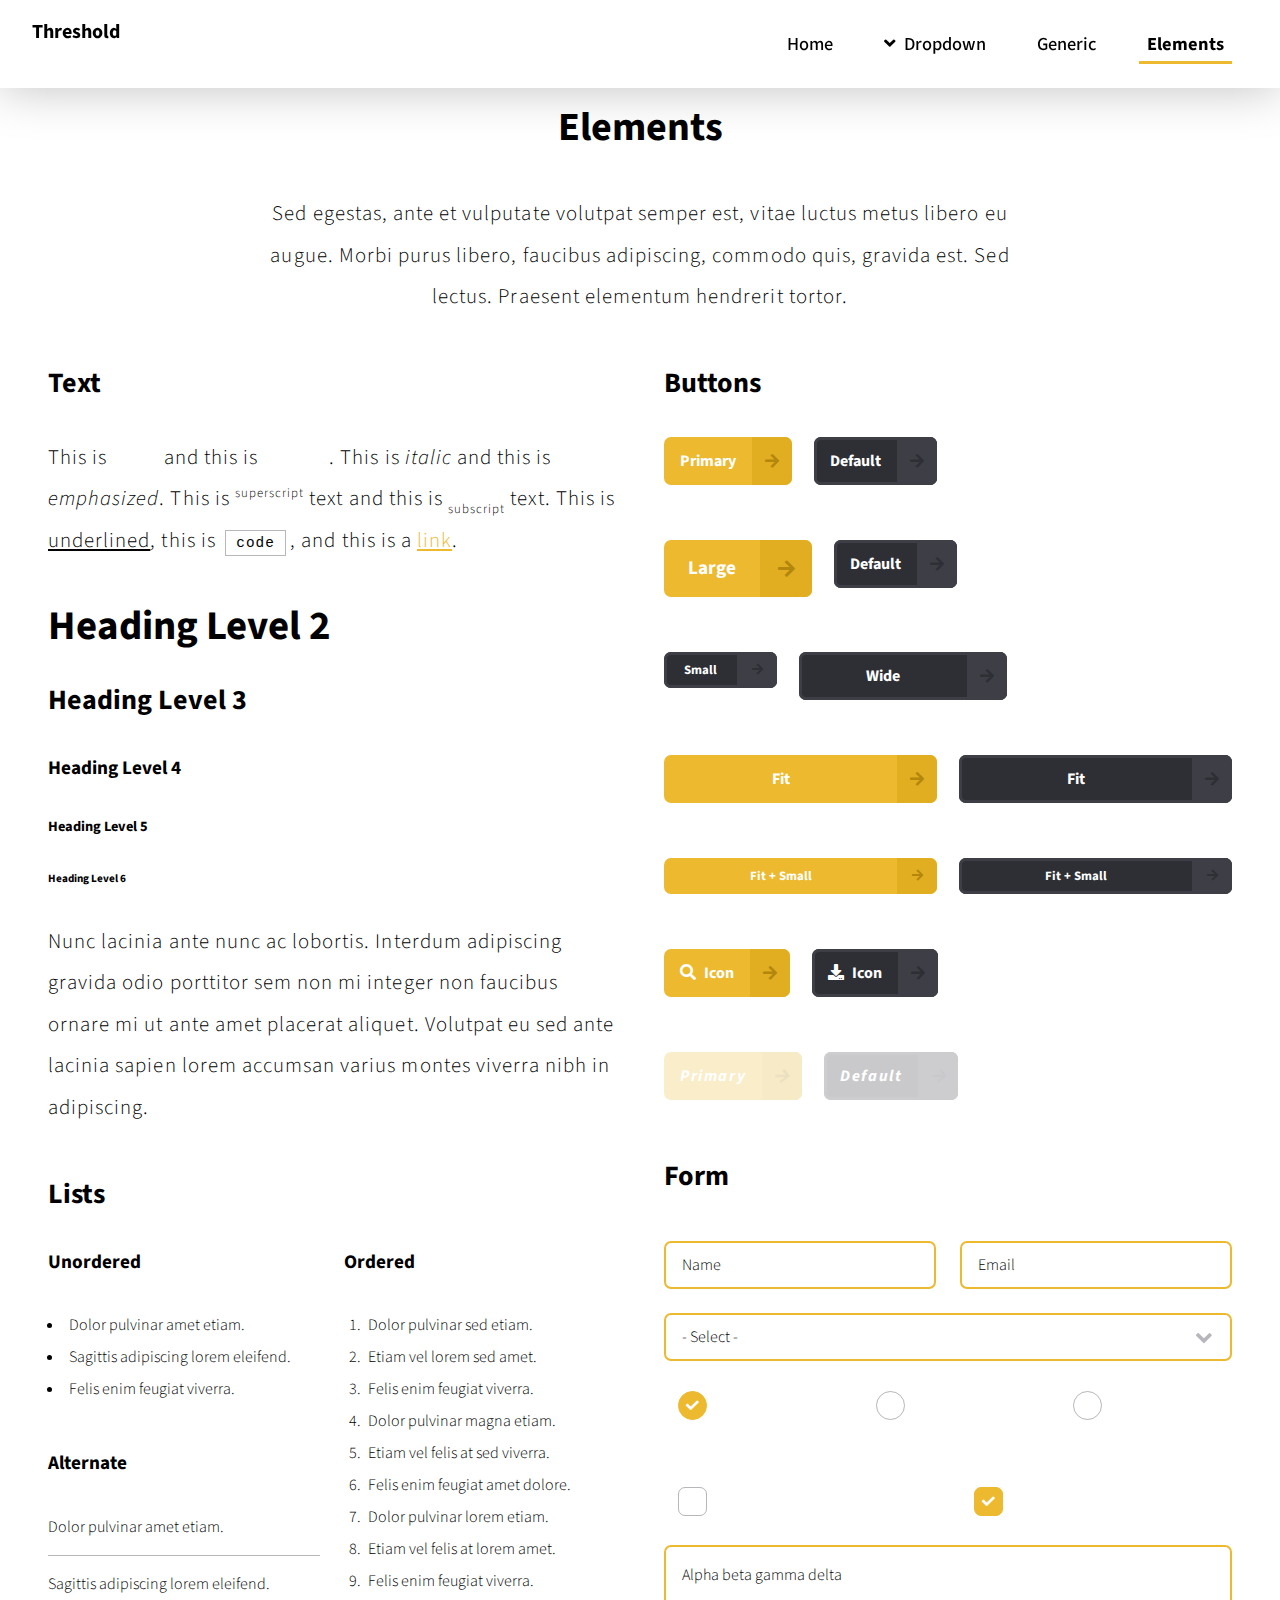
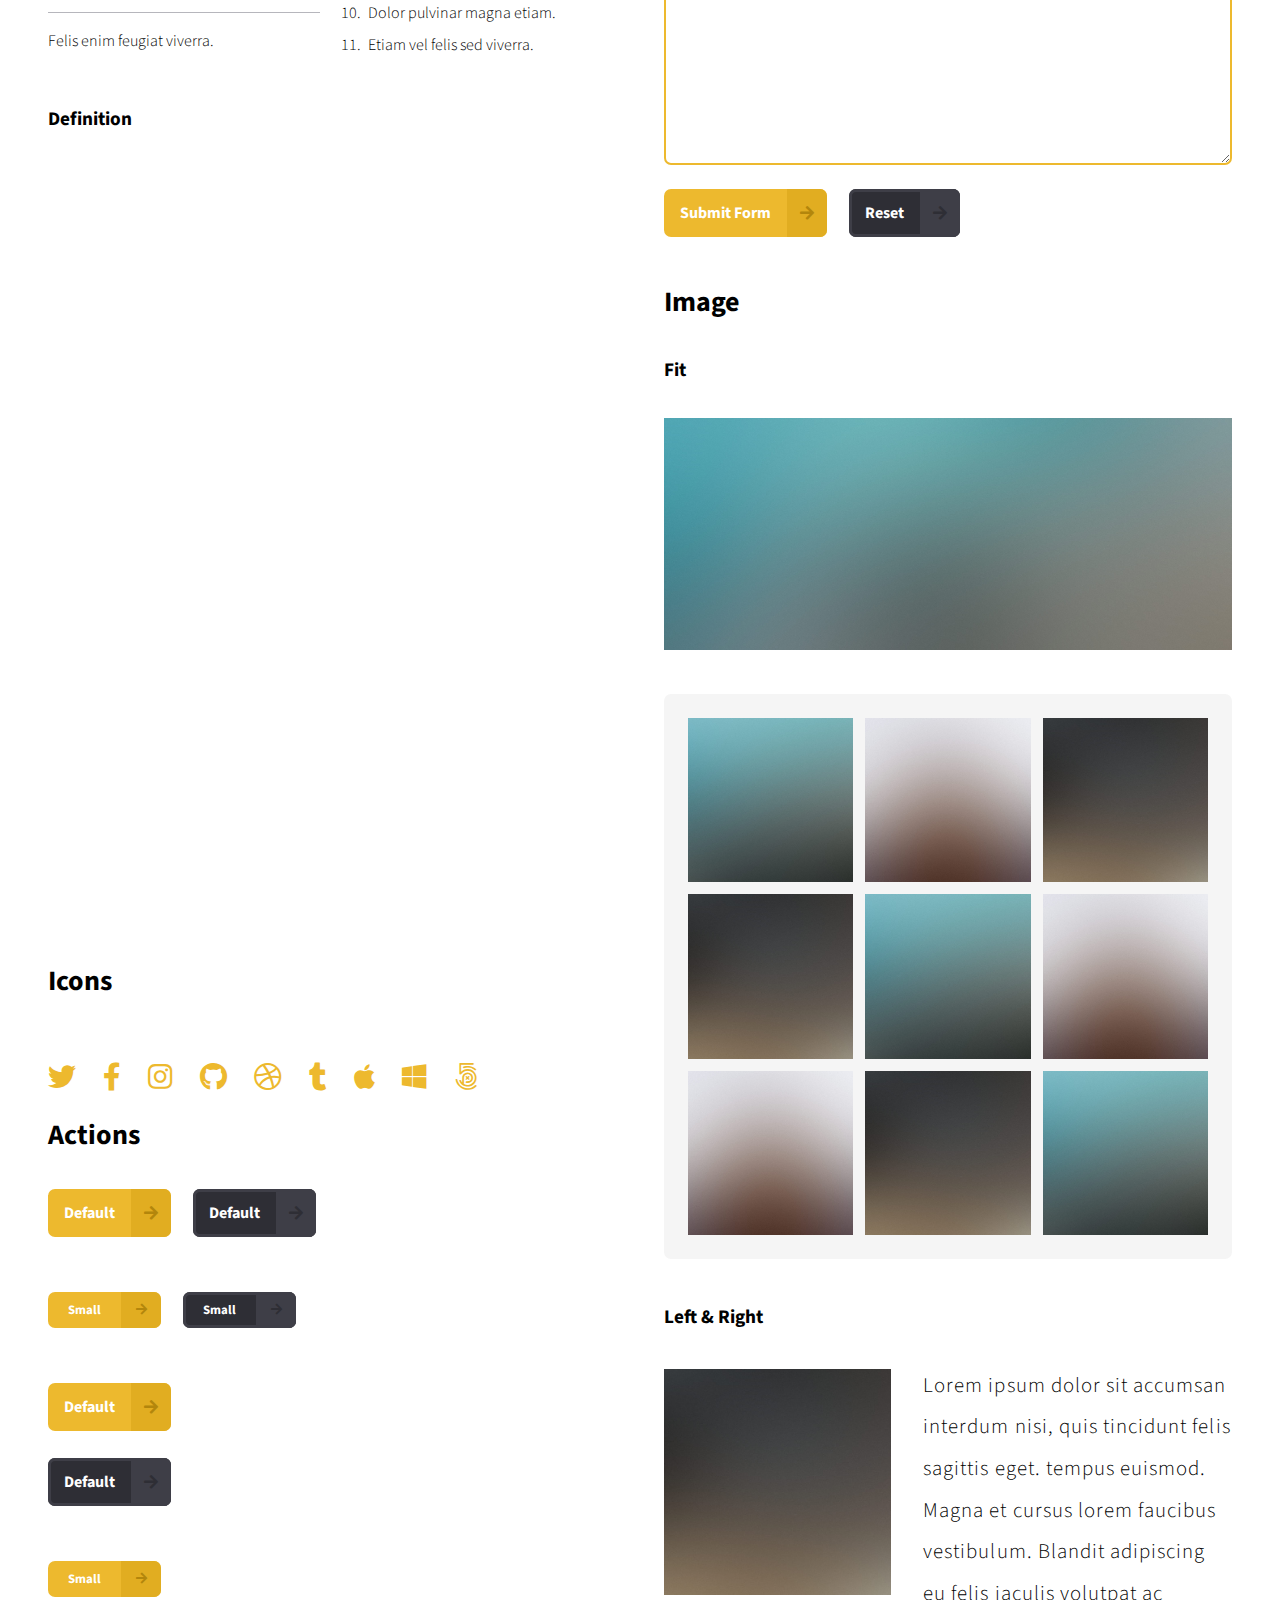
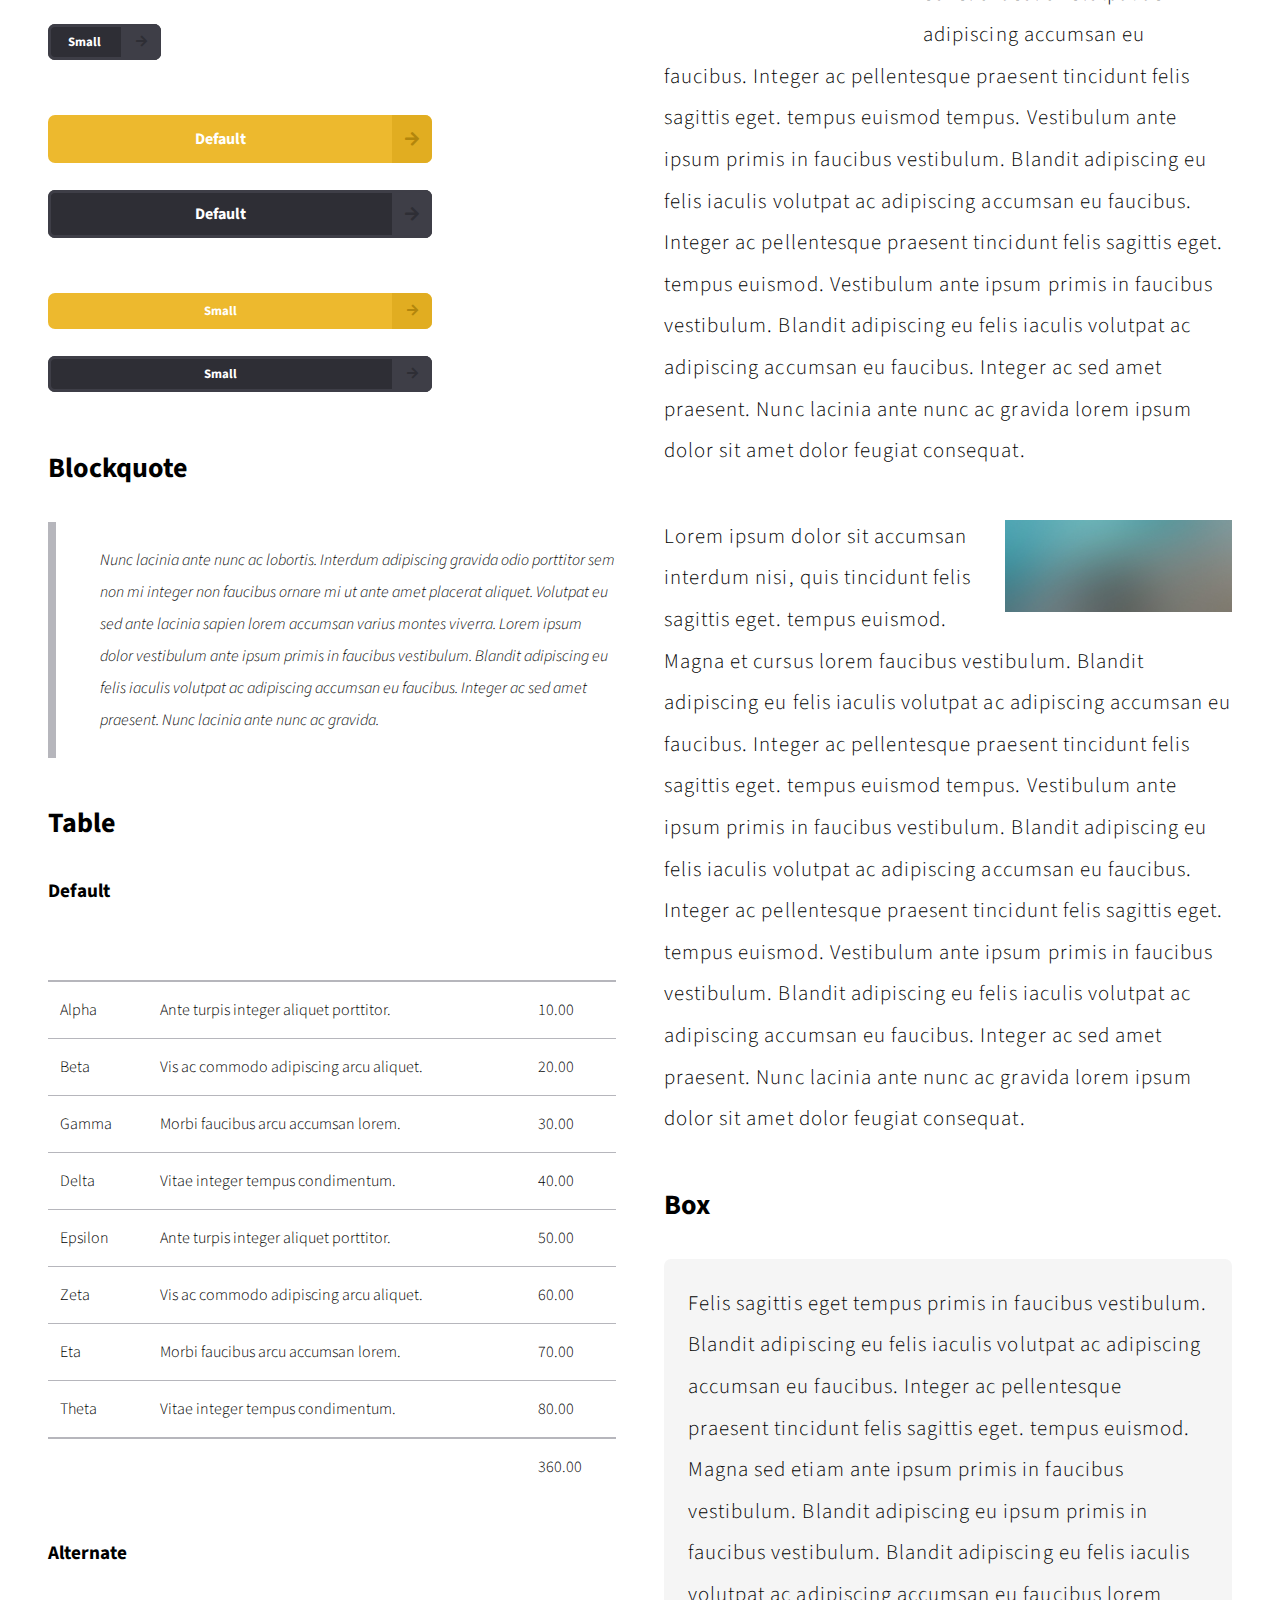
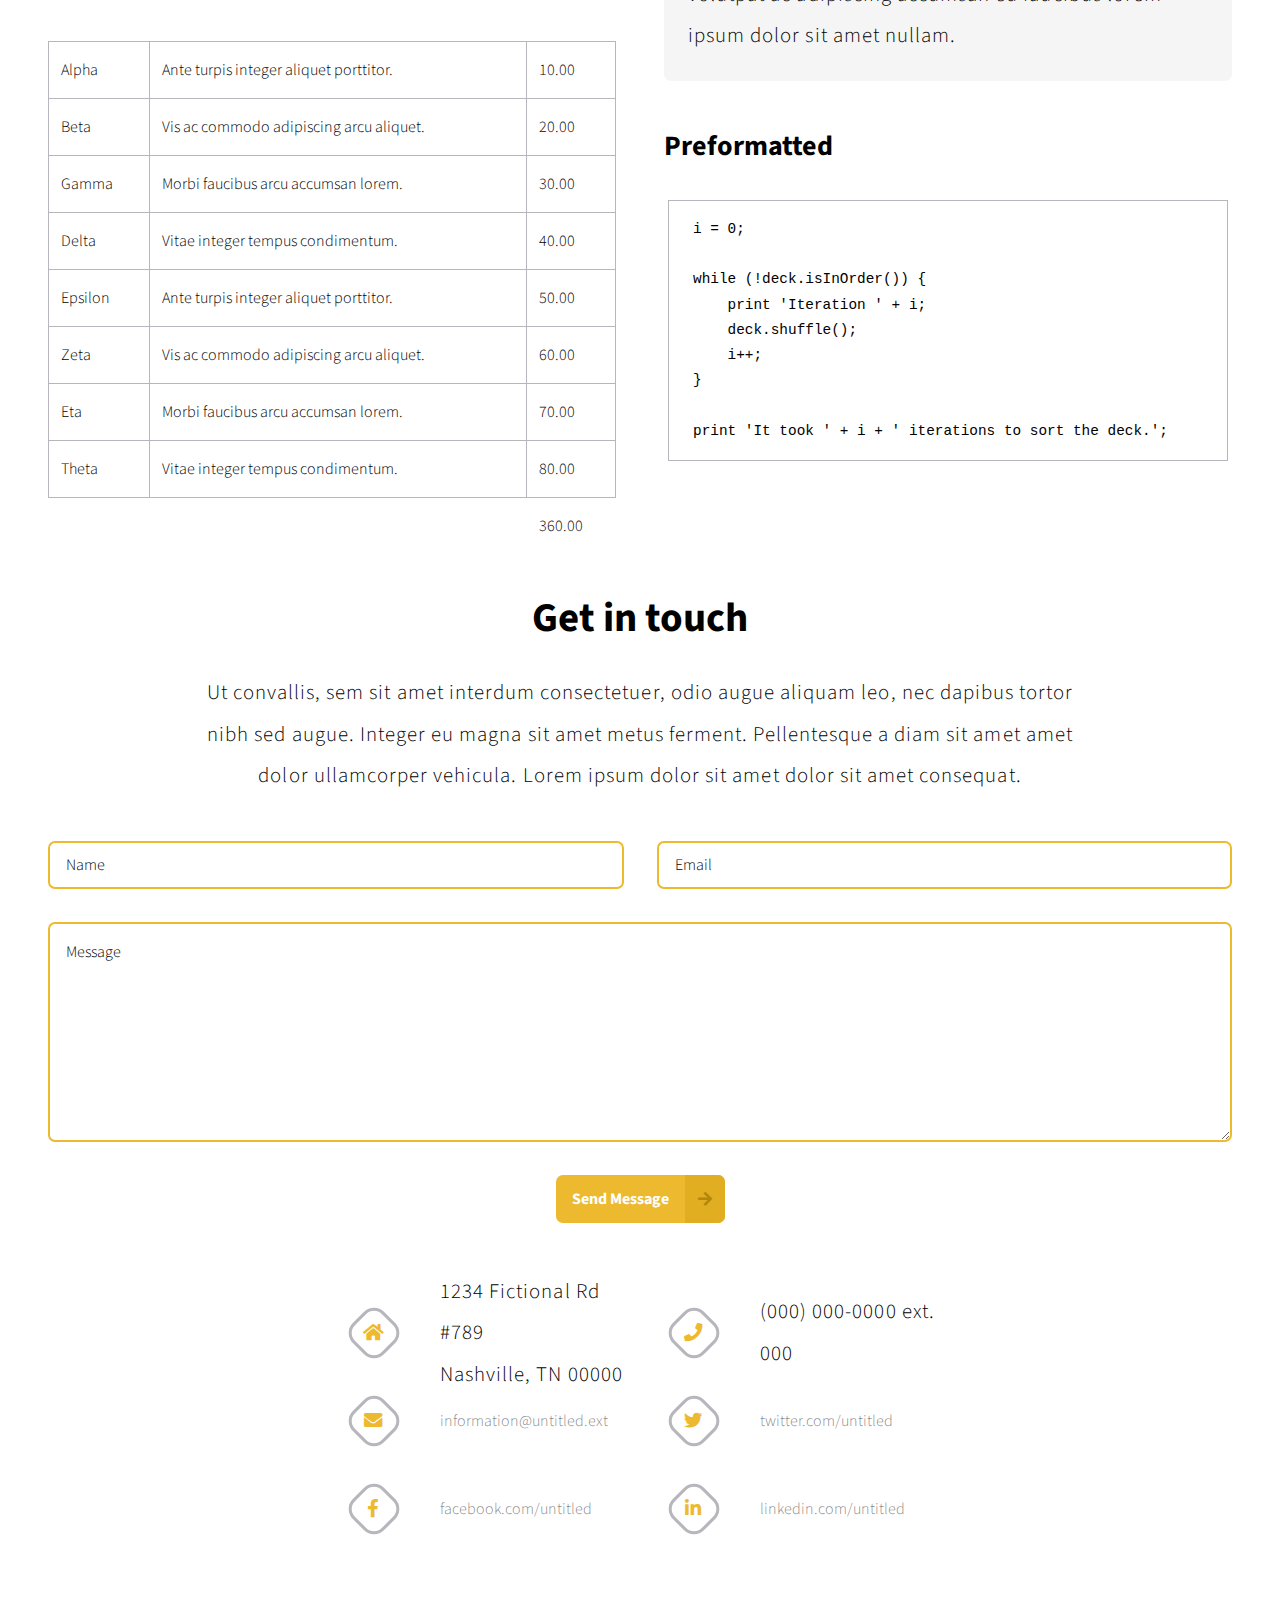
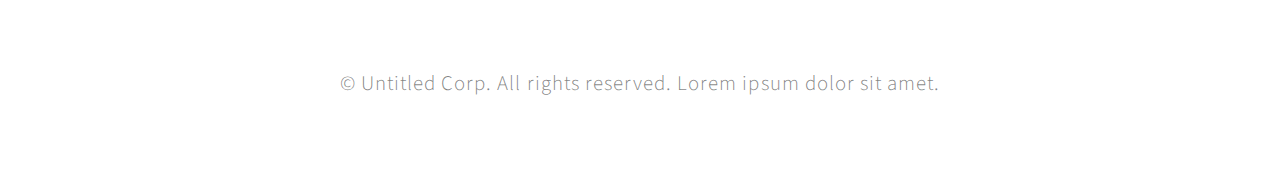
<file: elements.html>
<!DOCTYPE HTML>
<html>
	<head>
		<title>Untitled</title>
		<meta charset="utf-8" />
		<meta name="viewport" content="width=device-width, initial-scale=1, user-scalable=no" />
		<meta name="description" content="" />
		<meta name="keywords" content="" />
		<link rel="stylesheet" href="assets/css/main.css" />
	</head>
	<body class="is-preload">

		<!-- Header -->
			<header id="header">
				<a class="logo" href="index.html">Threshold</a>
				<nav id="nav">
					<ul>
						<li><a href="index.html">Home</a></li>
						<li>
							<a href="#" class="icon solid fa-angle-down">Dropdown</a>
							<ul>
								<li><a href="#">Option One</a></li>
								<li><a href="#">Option Two</a></li>
								<li><a href="#">Option Three</a></li>
								<li>
									<a href="#">Submenu</a>
									<ul>
										<li><a href="#">Option One</a></li>
										<li><a href="#">Option Two</a></li>
										<li><a href="#">Option Three</a></li>
										<li><a href="#">Option Four</a></li>
									</ul>
								</li>
							</ul>
						</li>
						<li><a href="generic.html">Generic</a></li>
						<li class="current"><a href="elements.html">Elements</a></li>
					</ul>
				</nav>
			</header>

		<!-- Main -->
			<div id="main" class="wrapper style1">
				<div class="inner">

					<!-- Elements -->
						<header class="major">
							<h1>Elements</h1>
							<p>Sed egestas, ante et vulputate volutpat semper est, vitae luctus metus libero eu augue. Morbi purus libero, faucibus adipiscing, commodo quis, gravida est. Sed lectus. Praesent elementum hendrerit tortor.</p>
						</header>
						<div class="row gtr-200">
							<div class="col-6 col-12-medium">

								<!-- Text -->
									<h3>Text</h3>
									<p>This is <b>bold</b> and this is <strong>strong</strong>. This is <i>italic</i> and this is <em>emphasized</em>.
									This is <sup>superscript</sup> text and this is <sub>subscript</sub> text.
									This is <u>underlined</u>, this is <code>code</code>, and this is a <a href="#">link</a>.</p>
									<h2>Heading Level 2</h2>
									<h3>Heading Level 3</h3>
									<h4>Heading Level 4</h4>
									<h5>Heading Level 5</h5>
									<h6>Heading Level 6</h6>
									<p>Nunc lacinia ante nunc ac lobortis. Interdum adipiscing gravida odio porttitor sem
									non mi integer non faucibus ornare mi ut ante amet placerat aliquet. Volutpat eu sed
									ante lacinia sapien lorem accumsan varius montes viverra nibh in adipiscing.</p>

								<!-- Lists -->
									<h3>Lists</h3>
									<div class="row">
										<div class="col-6 col-12-small">
											<h4>Unordered</h4>
											<ul>
												<li>Dolor pulvinar amet etiam.</li>
												<li>Sagittis adipiscing lorem eleifend.</li>
												<li>Felis enim feugiat viverra.</li>
											</ul>
											<h4>Alternate</h4>
											<ul class="alt">
												<li>Dolor pulvinar amet etiam.</li>
												<li>Sagittis adipiscing lorem eleifend.</li>
												<li>Felis enim feugiat viverra.</li>
											</ul>
										</div>
										<div class="col-6 col-12-small">
											<h4>Ordered</h4>
											<ol>
												<li>Dolor pulvinar sed etiam.</li>
												<li>Etiam vel lorem sed amet.</li>
												<li>Felis enim feugiat viverra.</li>
												<li>Dolor pulvinar magna etiam.</li>
												<li>Etiam vel felis at sed viverra.</li>
												<li>Felis enim feugiat amet dolore.</li>
												<li>Dolor pulvinar lorem etiam.</li>
												<li>Etiam vel felis at lorem amet.</li>
												<li>Felis enim feugiat viverra.</li>
												<li>Dolor pulvinar magna etiam.</li>
												<li>Etiam vel felis sed viverra.</li>
											</ol>
										</div>
									</div>
									<h4>Definition</h4>
									<dl>
										<dt>Alpha</dt>
										<dd>
											<p>Lorem ipsum dolor vestibulum ante ipsum primis in faucibus vestibulum.
											Blandit adipiscing eu felis iaculis volutpat ac adipiscing accumsan eu faucibus.
											Integer ac pellentesque praesent.</p>
										</dd>
										<dt>Beta</dt>
										<dd>
											<p>Lorem ipsum dolor vestibulum ante ipsum primis in faucibus vestibulum.
											Blandit adipiscing eu felis iaculis volutpat ac adipiscing accumsan eu faucibus.
											Integer ac pellentesque praesent.</p>
										</dd>
										<dt>Gamma</dt>
										<dd>
											<p>Lorem ipsum dolor vestibulum ante ipsum primis in faucibus vestibulum.
											Blandit adipiscing eu felis iaculis volutpat ac adipiscing accumsan eu faucibus.
											Integer ac pellentesque praesent.</p>
										</dd>
									</dl>

								<!-- Icons -->
									<h3>Icons</h3>
									<ul class="icons">
										<li><a href="#" class="icon brands fa-twitter"><span class="label">Twitter</span></a></li>
										<li><a href="#" class="icon brands fa-facebook-f"><span class="label">Facebook</span></a></li>
										<li><a href="#" class="icon brands fa-instagram"><span class="label">Instagram</span></a></li>
										<li><a href="#" class="icon brands fa-github"><span class="label">Github</span></a></li>
										<li><a href="#" class="icon brands fa-dribbble"><span class="label">Dribbble</span></a></li>
										<li><a href="#" class="icon brands fa-tumblr"><span class="label">Tumblr</span></a></li>
										<li><a href="#" class="icon brands fa-apple"><span class="label">Apple</span></a></li>
										<li><a href="#" class="icon brands fa-windows"><span class="label">Windows</span></a></li>
										<li><a href="#" class="icon brands fa-500px"><span class="label">500px</span></a></li>
									</ul>

								<!-- Actions -->
									<h3>Actions</h3>
									<ul class="actions">
										<li><a href="#" class="button primary">Default</a></li>
										<li><a href="#" class="button">Default</a></li>
									</ul>
									<ul class="actions">
										<li><a href="#" class="button primary small">Small</a></li>
										<li><a href="#" class="button small">Small</a></li>
									</ul>
									<ul class="actions stacked">
										<li><a href="#" class="button primary">Default</a></li>
										<li><a href="#" class="button">Default</a></li>
									</ul>
									<ul class="actions stacked">
										<li><a href="#" class="button primary small">Small</a></li>
										<li><a href="#" class="button small">Small</a></li>
									</ul>
									<ul class="actions stacked">
										<li><a href="#" class="button primary fit">Default</a></li>
										<li><a href="#" class="button fit">Default</a></li>
									</ul>
									<ul class="actions stacked">
										<li><a href="#" class="button primary small fit">Small</a></li>
										<li><a href="#" class="button small fit">Small</a></li>
									</ul>

								<!-- Blockquote -->
									<h3>Blockquote</h3>
									<blockquote>Nunc lacinia ante nunc ac lobortis. Interdum adipiscing gravida odio
									porttitor sem non mi integer non faucibus ornare mi ut ante amet placerat aliquet.
									Volutpat eu sed ante lacinia sapien lorem accumsan varius montes viverra. Lorem ipsum
									dolor vestibulum ante ipsum primis in faucibus vestibulum. Blandit adipiscing eu felis
									iaculis volutpat ac adipiscing accumsan eu faucibus. Integer ac sed amet praesent. Nunc
									lacinia ante nunc ac gravida.</blockquote>

								<!-- Table -->
									<h3>Table</h3>
									<h4>Default</h4>
									<div class="table-wrapper">
										<table>
											<thead>
												<tr>
													<th>Name</th>
													<th>Description</th>
													<th>Price</th>
												</tr>
											</thead>
											<tbody>
												<tr>
													<td>Alpha</td>
													<td>Ante turpis integer aliquet porttitor.</td>
													<td>10.00</td>
												</tr>
												<tr>
													<td>Beta</td>
													<td>Vis ac commodo adipiscing arcu aliquet.</td>
													<td>20.00</td>
												</tr>
												<tr>
													<td>Gamma</td>
													<td>Morbi faucibus arcu accumsan lorem.</td>
													<td>30.00</td>
												</tr>
												<tr>
													<td>Delta</td>
													<td>Vitae integer tempus condimentum.</td>
													<td>40.00</td>
												</tr>
												<tr>
													<td>Epsilon</td>
													<td>Ante turpis integer aliquet porttitor.</td>
													<td>50.00</td>
												</tr>
												<tr>
													<td>Zeta</td>
													<td>Vis ac commodo adipiscing arcu aliquet.</td>
													<td>60.00</td>
												</tr>
												<tr>
													<td>Eta</td>
													<td>Morbi faucibus arcu accumsan lorem.</td>
													<td>70.00</td>
												</tr>
												<tr>
													<td>Theta</td>
													<td>Vitae integer tempus condimentum.</td>
													<td>80.00</td>
												</tr>
											</tbody>
											<tfoot>
												<tr>
													<td colspan="2"></td>
													<td>360.00</td>
												</tr>
											</tfoot>
										</table>
									</div>
									<h4>Alternate</h4>
									<div class="table-wrapper">
										<table class="alt">
											<thead>
												<tr>
													<th>Name</th>
													<th>Description</th>
													<th>Price</th>
												</tr>
											</thead>
											<tbody>
												<tr>
													<td>Alpha</td>
													<td>Ante turpis integer aliquet porttitor.</td>
													<td>10.00</td>
												</tr>
												<tr>
													<td>Beta</td>
													<td>Vis ac commodo adipiscing arcu aliquet.</td>
													<td>20.00</td>
												</tr>
												<tr>
													<td>Gamma</td>
													<td>Morbi faucibus arcu accumsan lorem.</td>
													<td>30.00</td>
												</tr>
												<tr>
													<td>Delta</td>
													<td>Vitae integer tempus condimentum.</td>
													<td>40.00</td>
												</tr>
												<tr>
													<td>Epsilon</td>
													<td>Ante turpis integer aliquet porttitor.</td>
													<td>50.00</td>
												</tr>
												<tr>
													<td>Zeta</td>
													<td>Vis ac commodo adipiscing arcu aliquet.</td>
													<td>60.00</td>
												</tr>
												<tr>
													<td>Eta</td>
													<td>Morbi faucibus arcu accumsan lorem.</td>
													<td>70.00</td>
												</tr>
												<tr>
													<td>Theta</td>
													<td>Vitae integer tempus condimentum.</td>
													<td>80.00</td>
												</tr>
											</tbody>
											<tfoot>
												<tr>
													<td colspan="2"></td>
													<td>360.00</td>
												</tr>
											</tfoot>
										</table>
									</div>

								</div>
								<div class="col-6 col-12-medium">

									<!-- Buttons -->
										<h3>Buttons</h3>
										<ul class="actions">
											<li><a href="#" class="button primary">Primary</a></li>
											<li><a href="#" class="button">Default</a></li>
										</ul>
										<ul class="actions">
											<li><a href="#" class="button primary large">Large</a></li>
											<li><a href="#" class="button">Default</a></li>
										</ul>
										<ul class="actions">
											<li><a href="#" class="button small">Small</a></li>
											<li><a href="#" class="button wide">Wide</a></li>
										</ul>
										<ul class="actions fit">
											<li><a href="#" class="button primary fit">Fit</a></li>
											<li><a href="#" class="button fit">Fit</a></li>
										</ul>
										<ul class="actions fit">
											<li><a href="#" class="button primary fit small">Fit + Small</a></li>
											<li><a href="#" class="button fit small">Fit + Small</a></li>
										</ul>
										<ul class="actions">
											<li><a href="#" class="button primary icon solid fa-search">Icon</a></li>
											<li><a href="#" class="button icon solid fa-download">Icon</a></li>
										</ul>
										<ul class="actions">
											<li><span class="button primary disabled">Primary</span></li>
											<li><span class="button disabled">Default</span></li>
										</ul>

									<!-- Form -->
										<h3>Form</h3>
										<form method="post" action="#">
											<div class="row gtr-uniform">
												<div class="col-6 col-12-xsmall">
													<input type="text" name="demo-name" id="demo-name" value="" placeholder="Name" />
												</div>
												<div class="col-6 col-12-xsmall">
													<input type="email" name="demo-email" id="demo-email" value="" placeholder="Email" />
												</div>
												<!-- Break -->
												<div class="col-12">
													<select name="demo-category" id="demo-category">
														<option value="">- Select -</option>
														<option value="alpha">Option alpha</option>
														<option value="beta">Option beta</option>
														<option value="gamma">Option gamma</option>
														<option value="delta">Option delta</option>
														<option value="epsilon">Option epsilon</option>
														<option value="zeta">Option zeta</option>
														<option value="eta">Option eta</option>
														<option value="theta">Option theta</option>
													</select>
												</div>
												<!-- Break -->
												<div class="col-4 col-12-small">
													<input type="radio" id="radio-alpha" name="demo-radio" checked>
													<label for="radio-alpha">Radio alpha</label>
												</div>
												<div class="col-4 col-12-small">
													<input type="radio" id="radio-beta" name="demo-radio">
													<label for="radio-beta">Radio beta</label>
												</div>
												<div class="col-4 col-12-small">
													<input type="radio" id="radio-gamma" name="demo-radio">
													<label for="radio-gamma">Radio gamma</label>
												</div>
												<!-- Break -->
												<div class="col-6 col-12-small">
													<input type="checkbox" id="checkbox-alpha" name="demo-checkbox">
													<label for="checkbox-alpha">Checkbox alpha</label>
												</div>
												<div class="col-6 col-12-small">
													<input type="checkbox" id="checkbox-beta" name="demo-checkbox" checked>
													<label for="checkbox-beta">Checkbox beta</label>
												</div>
												<!-- Break -->
												<div class="col-12">
													<textarea name="demo-textarea" id="demo-textarea" placeholder="Alpha beta gamma delta" rows="6"></textarea>
												</div>
												<!-- Break -->
												<div class="col-12">
													<ul class="actions">
														<li><button type="submit" class="primary">Submit Form</button></li>
														<li><button type="reset">Reset</button></li>
													</ul>
												</div>
											</div>
										</form>

									<!-- Image -->
										<h3>Image</h3>
										<h4>Fit</h4>
										<span class="image fit"><img src="images/pic01.jpg" alt="" /></span>
										<div class="box">
											<div class="row gtr-50 gtr-uniform">
												<div class="col-4"><span class="image fit"><img src="images/pic02.jpg" alt="" /></span></div>
												<div class="col-4"><span class="image fit"><img src="images/pic03.jpg" alt="" /></span></div>
												<div class="col-4"><span class="image fit"><img src="images/pic04.jpg" alt="" /></span></div>
												<!-- Break -->
												<div class="col-4"><span class="image fit"><img src="images/pic04.jpg" alt="" /></span></div>
												<div class="col-4"><span class="image fit"><img src="images/pic02.jpg" alt="" /></span></div>
												<div class="col-4"><span class="image fit"><img src="images/pic03.jpg" alt="" /></span></div>
												<!-- Break -->
												<div class="col-4"><span class="image fit"><img src="images/pic03.jpg" alt="" /></span></div>
												<div class="col-4"><span class="image fit"><img src="images/pic04.jpg" alt="" /></span></div>
												<div class="col-4"><span class="image fit"><img src="images/pic02.jpg" alt="" /></span></div>
											</div>
										</div>
										<h4>Left &amp; Right</h4>
										<p>
											<span class="image left"><img src="images/pic04.jpg" alt="" /></span>
											Lorem ipsum dolor sit accumsan interdum nisi, quis tincidunt felis sagittis eget.
											tempus euismod. Magna et cursus lorem faucibus vestibulum. Blandit adipiscing eu
											felis iaculis volutpat ac adipiscing accumsan eu faucibus. Integer ac pellentesque
											praesent tincidunt felis sagittis eget. tempus euismod tempus. Vestibulum ante ipsum
											primis in faucibus vestibulum. Blandit adipiscing eu felis iaculis volutpat ac
											adipiscing accumsan eu faucibus. Integer ac pellentesque praesent tincidunt felis
											sagittis eget. tempus euismod. Vestibulum ante ipsum primis in faucibus vestibulum.
											Blandit adipiscing eu felis iaculis volutpat ac adipiscing accumsan eu faucibus.
											Integer ac sed amet praesent. Nunc lacinia ante nunc ac gravida lorem ipsum dolor
											sit amet dolor feugiat consequat.
										</p>
										<p>
											<span class="image right"><img src="images/pic01.jpg" alt="" /></span>
											Lorem ipsum dolor sit accumsan interdum nisi, quis tincidunt felis sagittis eget.
											tempus euismod. Magna et cursus lorem faucibus vestibulum. Blandit adipiscing eu
											felis iaculis volutpat ac adipiscing accumsan eu faucibus. Integer ac pellentesque
											praesent tincidunt felis sagittis eget. tempus euismod tempus. Vestibulum ante ipsum
											primis in faucibus vestibulum. Blandit adipiscing eu felis iaculis volutpat ac
											adipiscing accumsan eu faucibus. Integer ac pellentesque praesent tincidunt felis
											sagittis eget. tempus euismod. Vestibulum ante ipsum primis in faucibus vestibulum.
											Blandit adipiscing eu felis iaculis volutpat ac adipiscing accumsan eu faucibus.
											Integer ac sed amet praesent. Nunc lacinia ante nunc ac gravida lorem ipsum dolor
											sit amet dolor feugiat consequat.
										</p>

									<!-- Box -->
										<h3>Box</h3>
										<div class="box">
											<p>Felis sagittis eget tempus primis in faucibus vestibulum. Blandit adipiscing eu
											felis iaculis volutpat ac adipiscing accumsan eu faucibus. Integer ac pellentesque
											praesent tincidunt felis sagittis eget. tempus euismod. Magna sed etiam ante ipsum
											primis in faucibus vestibulum. Blandit adipiscing eu ipsum primis in faucibus
											vestibulum. Blandit adipiscing eu felis iaculis volutpat ac adipiscing accumsan eu
											faucibus lorem ipsum dolor sit amet nullam.</p>
										</div>

									<!-- Preformatted Code -->
										<h3>Preformatted</h3>
										<pre><code>i = 0;

while (!deck.isInOrder()) {
    print 'Iteration ' + i;
    deck.shuffle();
    i++;
}

print 'It took ' + i + ' iterations to sort the deck.';
</code></pre>

						</div>
					</div>
				</div>
			</div>

		<!-- Footer -->
			<div id="footer" class="wrapper">
				<div class="inner">
					<header>
						<h2>Get in touch</h2>
						<p>Ut convallis, sem sit amet interdum consectetuer, odio augue aliquam leo, nec dapibus tortor nibh sed augue. Integer eu magna sit amet metus ferment. Pellentesque a diam sit amet amet dolor ullamcorper vehicula. Lorem ipsum dolor sit amet dolor sit amet consequat.</p>
					</header>
					<section class="contact-form">
						<form method="post" action="#">
							<div class="fields">
								<div class="field half">
									<input name="name" id="name" placeholder="Name" type="text" />
								</div>
								<div class="field half">
									<input name="email" id="email" placeholder="Email" type="email" />
								</div>
								<div class="field">
									<textarea name="message" id="message" rows="6" placeholder="Message"></textarea>
								</div>
								<div class="field">
									<ul class="actions special">
										<li><button type="submit" class="button primary" >Send Message</button></li>
									</ul>
								</div>
							</div>
						</form>
					</section>
					<section class="contact-info">
						<div class="item">
							<span class="icon solid alt fa-home"></span>
							<p>
								1234 Fictional Rd #789<br />
								Nashville, TN 00000
							</p>
						</div>
						<div class="item">
							<span class="icon solid alt fa-phone"></span>
							<p>
								(000) 000-0000 ext. 000
							</p>
						</div>
						<div class="item">
							<span class="icon solid alt fa-envelope"></span>
							<a href="mailto:information@untitled.ext">information@untitled.ext</a>
						</div>
						<div class="item">
							<span class="icon brands alt fa-twitter"></span>
							<a href="#">twitter.com/untitled</a>
						</div>
						<div class="item">
							<span class="icon brands alt fa-facebook-f"></span>
							<a href="#">facebook.com/untitled</a>
						</div>
						<div class="item">
							<span class="icon brands alt fa-linkedin-in"></span>
							<a href="#">linkedin.com/untitled</a>
						</div>
					</section>
					<p class="copyright">
						&copy; Untitled Corp. All rights reserved. Lorem ipsum dolor sit amet.
					</p>
				</div>
			</div>

		<!-- Scripts -->
			<script src="assets/js/jquery.min.js"></script>
			<script src="assets/js/jquery.dropotron.min.js"></script>
			<script src="assets/js/jquery.scrollex.min.js"></script>
			<script src="assets/js/jquery.scrolly.min.js"></script>
			<script src="assets/js/browser.min.js"></script>
			<script src="assets/js/breakpoints.min.js"></script>
			<script src="assets/js/util.js"></script>
			<script src="assets/js/main.js"></script>

	</body>
</html>
</file>
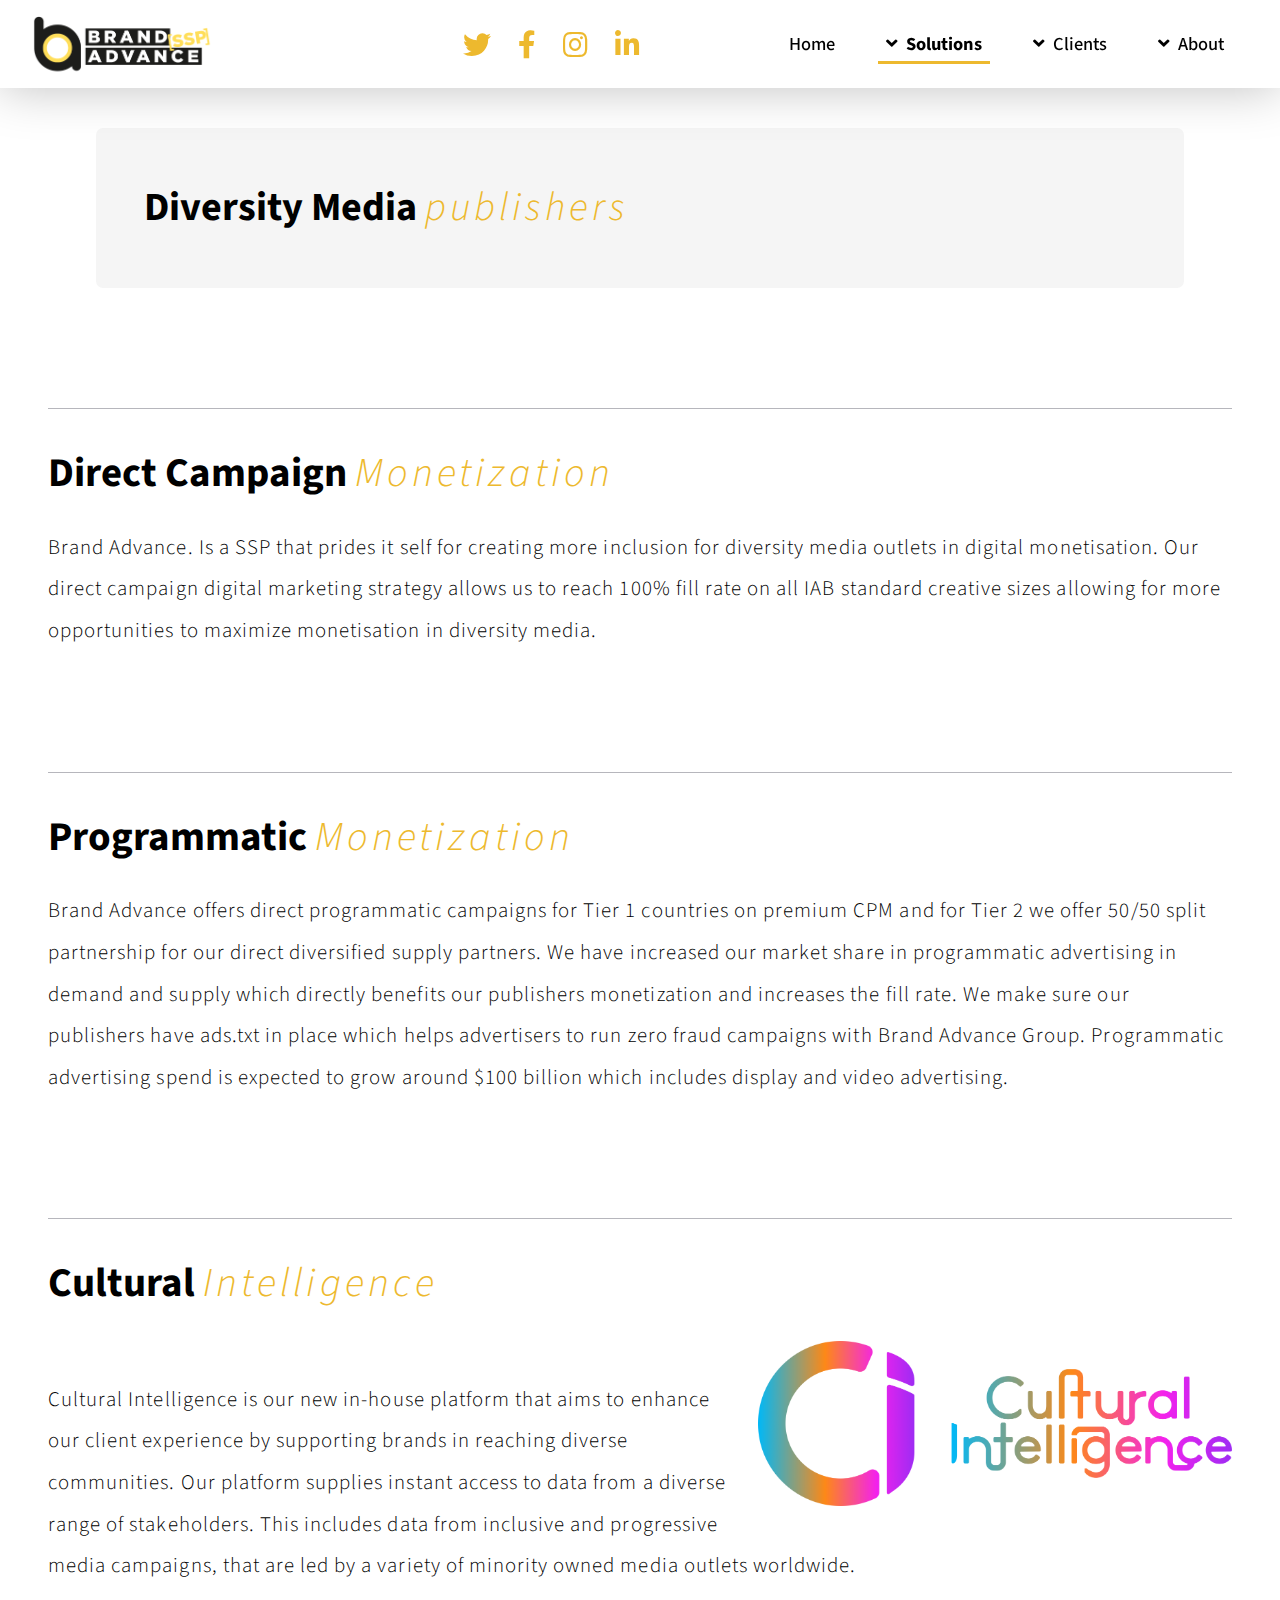
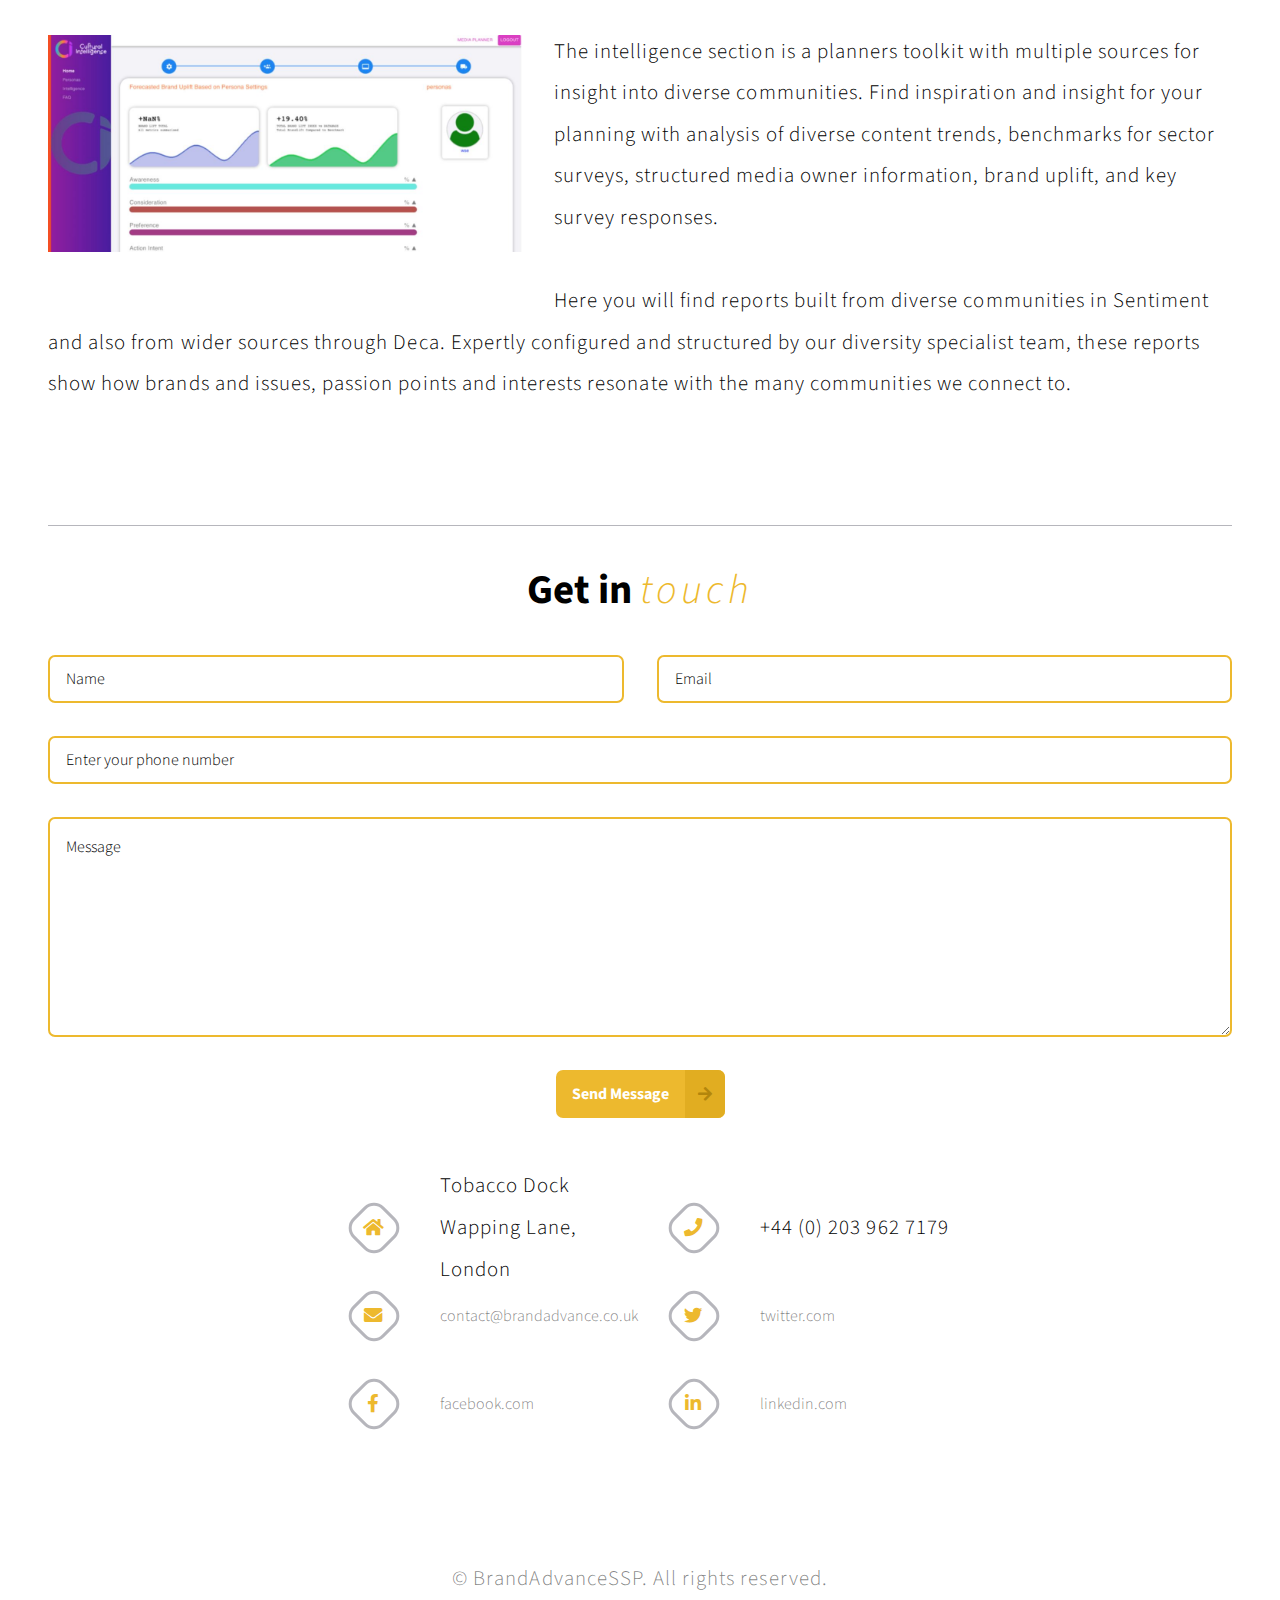
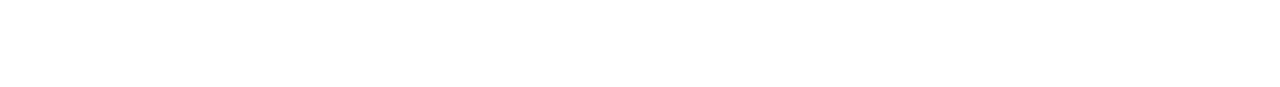
<file: publisher-solutions.html>
<!DOCTYPE HTML>
<html>
	<head>
		<title>BA | SSP</title>
		<meta charset="utf-8" />
		<meta name="viewport" content="width=device-width, initial-scale=1, user-scalable=no" />
		<meta name="description" content="" />
		<meta name="keywords" content="" />
		<link rel="stylesheet" href="assets/css/main.css" />
		<link rel="icon" type="image/x-icon" href="/images/favicon.ico">
	</head>
	<body class="is-preload">

		<!-- Header -->
		<header id="header">
			<a class="logo" href="index.html"><img id="logo" src="images/logos/BA-logo-black.png"></a> <br>
			<ul class="icons">
				<li><a href="#" class="icon brands fa-twitter"><span class="label">Twitter</span></a></li>
				<li><a href="#" class="icon brands fa-facebook-f"><span class="label">Facebook</span></a></li>
				<li><a href="#" class="icon brands fa-instagram"><span class="label">Instagram</span></a></li>
				<li><a href="#" class="icon brands fa-linkedin-in"><span class="label">Linkedin</span></a></li>
			</ul>
			<nav id="nav">
				<ul>
					<li><a href="index.html">Home</a></li>
					<li class="current">
						<a href="#" class="icon solid fa-angle-down">Solutions</a>
						<ul>
							<li>
								<a href="buyers.html">Buyer</a>
								<ul>
									<li><a href="buyers.html">Diversity Curated Marketplace</a></li>
									<li><a href="buyers.html#instream">Diversity Instream Video</a></li>
									<li><a href="buyers.html#outstream">Diversity Live Stream Video</a></li>
									<li><a href="buyers.html#PMP">Diversity PMP / PG</a></li>
									<li><a href="buyers.html#partnership">Partnerships   (Teads / Sublime /Connected DSP's</a></li>
									<li><a href="buyers.html#brand-safety">Ad Quality & Brand Safety</a></li>
									<li><a href="buyers.html#contextual">Non-Cookie Contextual Targeting</a></li>
								</ul>
							</li>
							<li>
								<a href="#publishers">Publisher
								</a>
								<ul class="dropotron level-2">
									<li><a href="#digital">Digital Monetization </a></li>
									<li><a href="#partnership-mono">Partnership Monetization</a></li>
									<li><a href="#intelligence">Cultural Intelligence</a></li>
								</ul>
							</li>
						</ul>
					</li>
					<li>
						<a href="#" class="icon solid fa-angle-down">Clients</a>
						<ul>
							<li><a href="case-studies/clients-uk-eu.html">Clients UK/EU</a></li>
							<li><a href="case-studies/clients-usa.html">Clients USA</a></li>
							<li><a href="#">Agency Partners</a></li>
							<li><a href="#">Research</a></li>
						</ul>
					</li>
					<li>
						<a href="#" class="icon solid fa-angle-down">About</a>
						<ul>
							<li><a href="https://wearebrandadvance.com/" target="_blank">About Brand Advance Group</a></li>
							<li><a href="#">Global Network</a></li>
							<li><a href="our-mission.html">Our Mission</a></li>
							<li><a href="index.html#three">News</a></li>
							<li><a href="#">Events</a></li>
							<li><a href="#">Investor Relations</a></li>
						</ul>
					</li>
				</ul>
			</nav>
		</header>

		<!-- Main -->
			<div id="main" class="wrapper style1">
				<div class="inner" id="buyers">
					<section id="three" class="wrapper style1">
						<div class="inner">
							<div class="box cta">
								<div class="content">
									<h1>Diversity Media <span>publishers</span></h1>
								</div>
							</div>
						</div>
					</section>
					<br id="digital">
					<hr>
					<h2>Direct Campaign <span>Monetization</span></h2>
					<p>
						Brand Advance. Is a SSP that prides it self for creating more inclusion for diversity media outlets 
						in digital monetisation. Our direct campaign digital marketing strategy allows us to reach 100% fill 
						rate on all IAB standard creative sizes allowing for more opportunities to maximize monetisation in 
						diversity media.
					</p>
					<br id="partnership-mono">
					<hr>
					<h2>Programmatic <span>Monetization</span></h2>
					<p>
						Brand Advance offers direct programmatic campaigns for Tier 1 countries on premium CPM and for Tier 2 we 
						offer 50/50 split partnership for our direct diversified supply partners. We have increased our market share 
						in programmatic advertising in demand and supply which directly benefits our publishers monetization and increases 
						the fill rate. We make sure our publishers have ads.txt in place which helps advertisers to run zero fraud campaigns 
						with Brand Advance Group. Programmatic advertising spend is expected to grow around  $100 billion which includes display 
						and video advertising.
					</p>
					<br id="intelligence">
					<hr>
					<h2>Cultural <span>Intelligence</span></h2>
					<p>
						<span class="image right"><img src="images/logos/ci logo 1.png" alt="" /></span>
						<br>
						Cultural Intelligence is our new in-house platform that aims to enhance our client
						 experience by supporting brands in reaching diverse communities. 
						Our platform supplies instant access to data from a diverse range of stakeholders. 
						This includes data from inclusive and progressive media campaigns, that are led by a 
						variety of minority owned media outlets worldwide.
					</p>
					<p>
						<span class="image left"><img src="images/CI-image4-min.JPG" alt="" /></span>
						The intelligence section is a planners toolkit with multiple sources for insight into diverse communities. 
						Find inspiration and insight for your planning with analysis of diverse content trends, benchmarks for sector 
						surveys, structured media owner information, brand uplift, and key survey responses. <br><br>
						Here you will find reports built from diverse communities in Sentiment and also from wider sources through Deca. 
						Expertly configured and structured by our diversity specialist team, these reports show how brands and issues, 
						passion points and interests resonate with the many communities we connect to.
					</p><br>
					<hr>
				</div>
			</div>

		<!-- Footer -->
			<!-- Footer -->
			<div id="footer" class="wrapper">
				<div class="inner">
					<header>
						<h2>Get in <span>touch</span></h2>
					</header>
					<section class="contact-form">
						<form action="https://formsubmit.co/contact@brandadvance.co.uk" method="POST">
							<div class="fields">
								<div class="field half">
									<input name="name" id="name" placeholder="Name" type="text" required/>
								</div>
								<div class="field half">
									<input name="email" id="email" placeholder="Email" type="email" required />
								</div>
								<div class="field">
									<input type="tel" name="contact-number" id="contact-number" value="" placeholder="Enter your phone number" required />
								</div>
								<div class="field">
									<textarea name="message" id="message" rows="6" placeholder="Message"></textarea>
								</div>
								<div class="field">
									<ul class="actions special">
										<li><button type="submit" class="button primary" >Send Message</button></li>
									</ul>
								</div>
							</div>
							<input type="hidden" name="_subject" value="BA SSP Contact | New submission!">
							<input type="hidden" name="_captcha" value="false">
							<input type="hidden" name="_template" value="table">
						</form>
					</section>
					<section class="contact-info">
						<div class="item">
							<span class="icon solid alt fa-home"></span>
							<p>
								Tobacco Dock
								Wapping Lane, London
							</p>
						</div>
						<div class="item">
							<span class="icon solid alt fa-phone"></span>
							<p>
								+44 (0) 203 962 7179
							</p>
						</div>
						<div class="item">
							<span class="icon solid alt fa-envelope"></span>
							<a href="mailto:contact@brandadvance.co.uk">contact@brandadvance.co.uk</a>
						</div>
						<div class="item">
							<span class="icon brands alt fa-twitter"></span>
							<a href="#">twitter.com</a>
						</div>
						<div class="item">
							<span class="icon brands alt fa-facebook-f"></span>
							<a href="#">facebook.com</a>
						</div>
						<div class="item">
							<span class="icon brands alt fa-linkedin-in"></span>
							<a href="#">linkedin.com</a>
						</div>
					</section>
					
					<p class="copyright">
						&copy; BrandAdvanceSSP. All rights reserved.
					</p>
				</div>
			</div>

		<!-- Scripts -->
			<script src="assets/js/jquery.min.js"></script>
			<script src="assets/js/jquery.dropotron.min.js"></script>
			<script src="assets/js/jquery.scrollex.min.js"></script>
			<script src="assets/js/jquery.scrolly.min.js"></script>
			<script src="assets/js/browser.min.js"></script>
			<script src="assets/js/breakpoints.min.js"></script>
			<script src="assets/js/util.js"></script>
			<script src="assets/js/main.js"></script>

	</body>
</html>
</file>
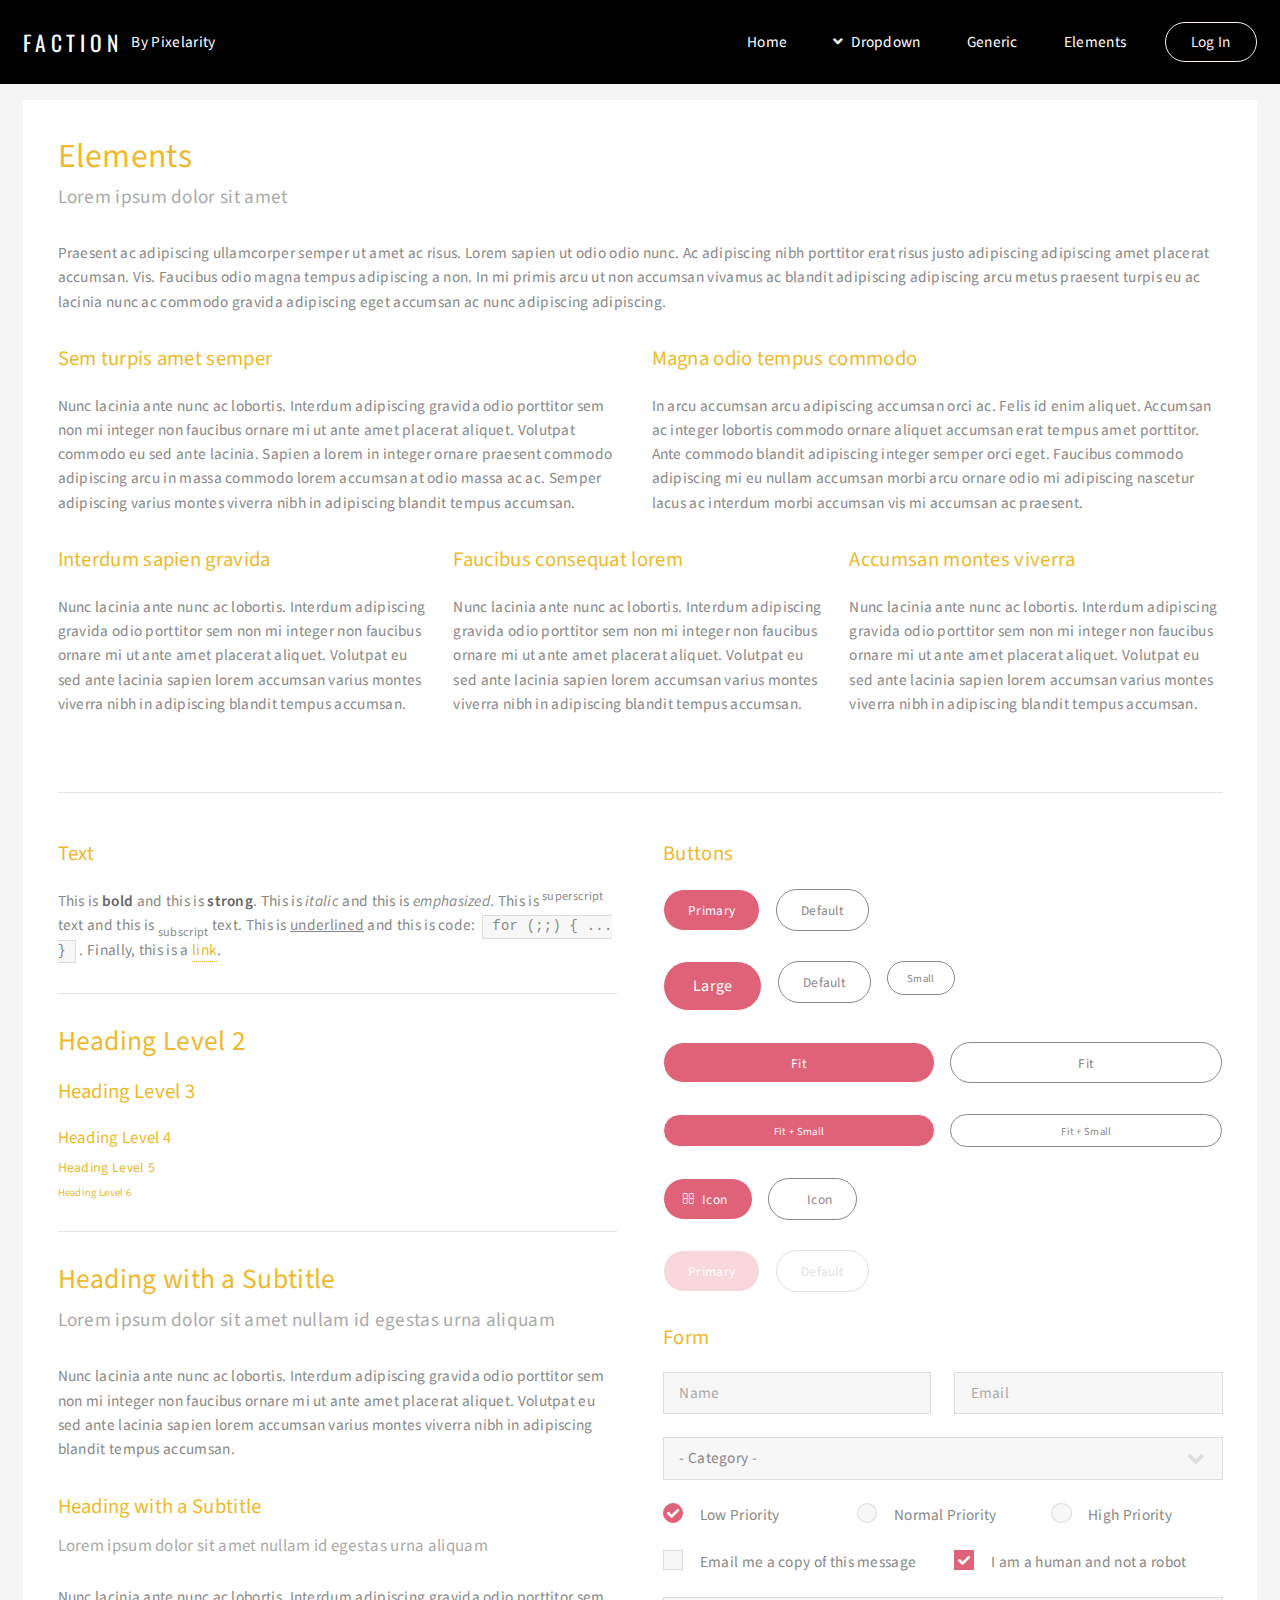
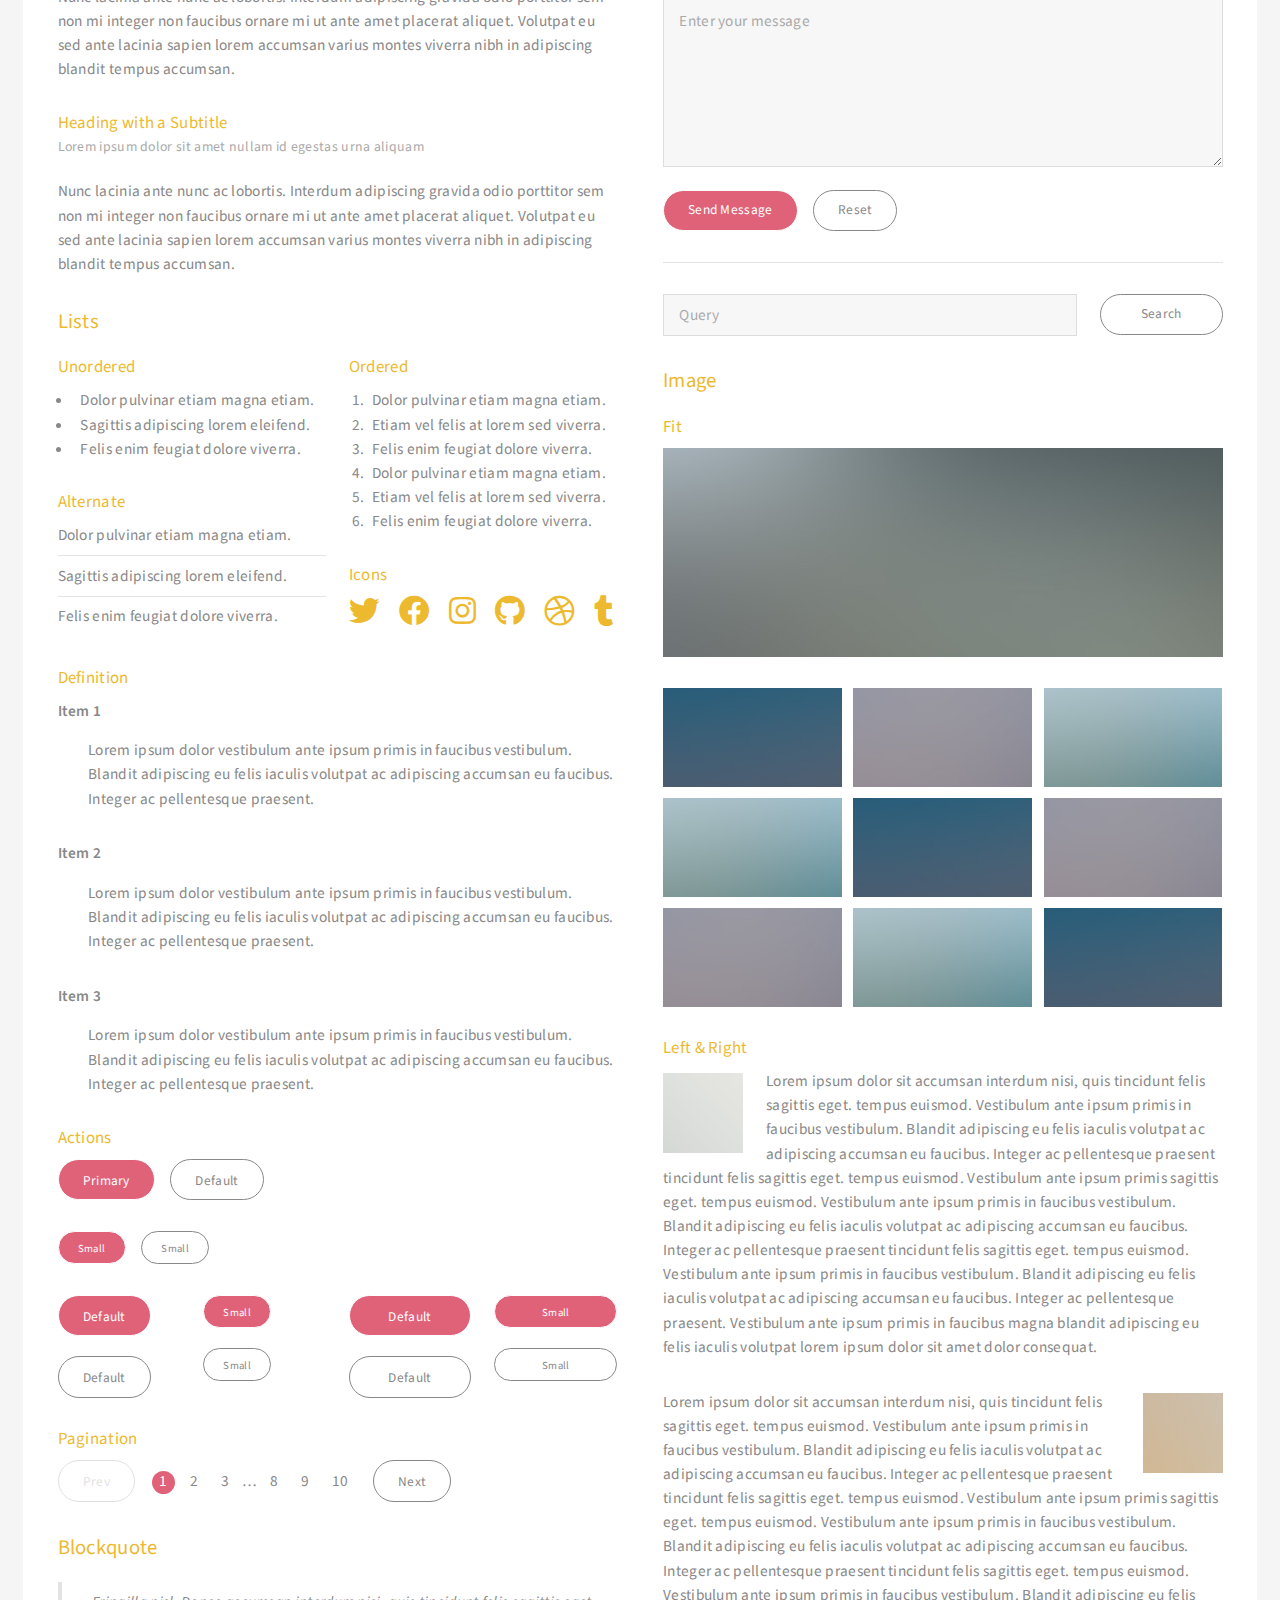
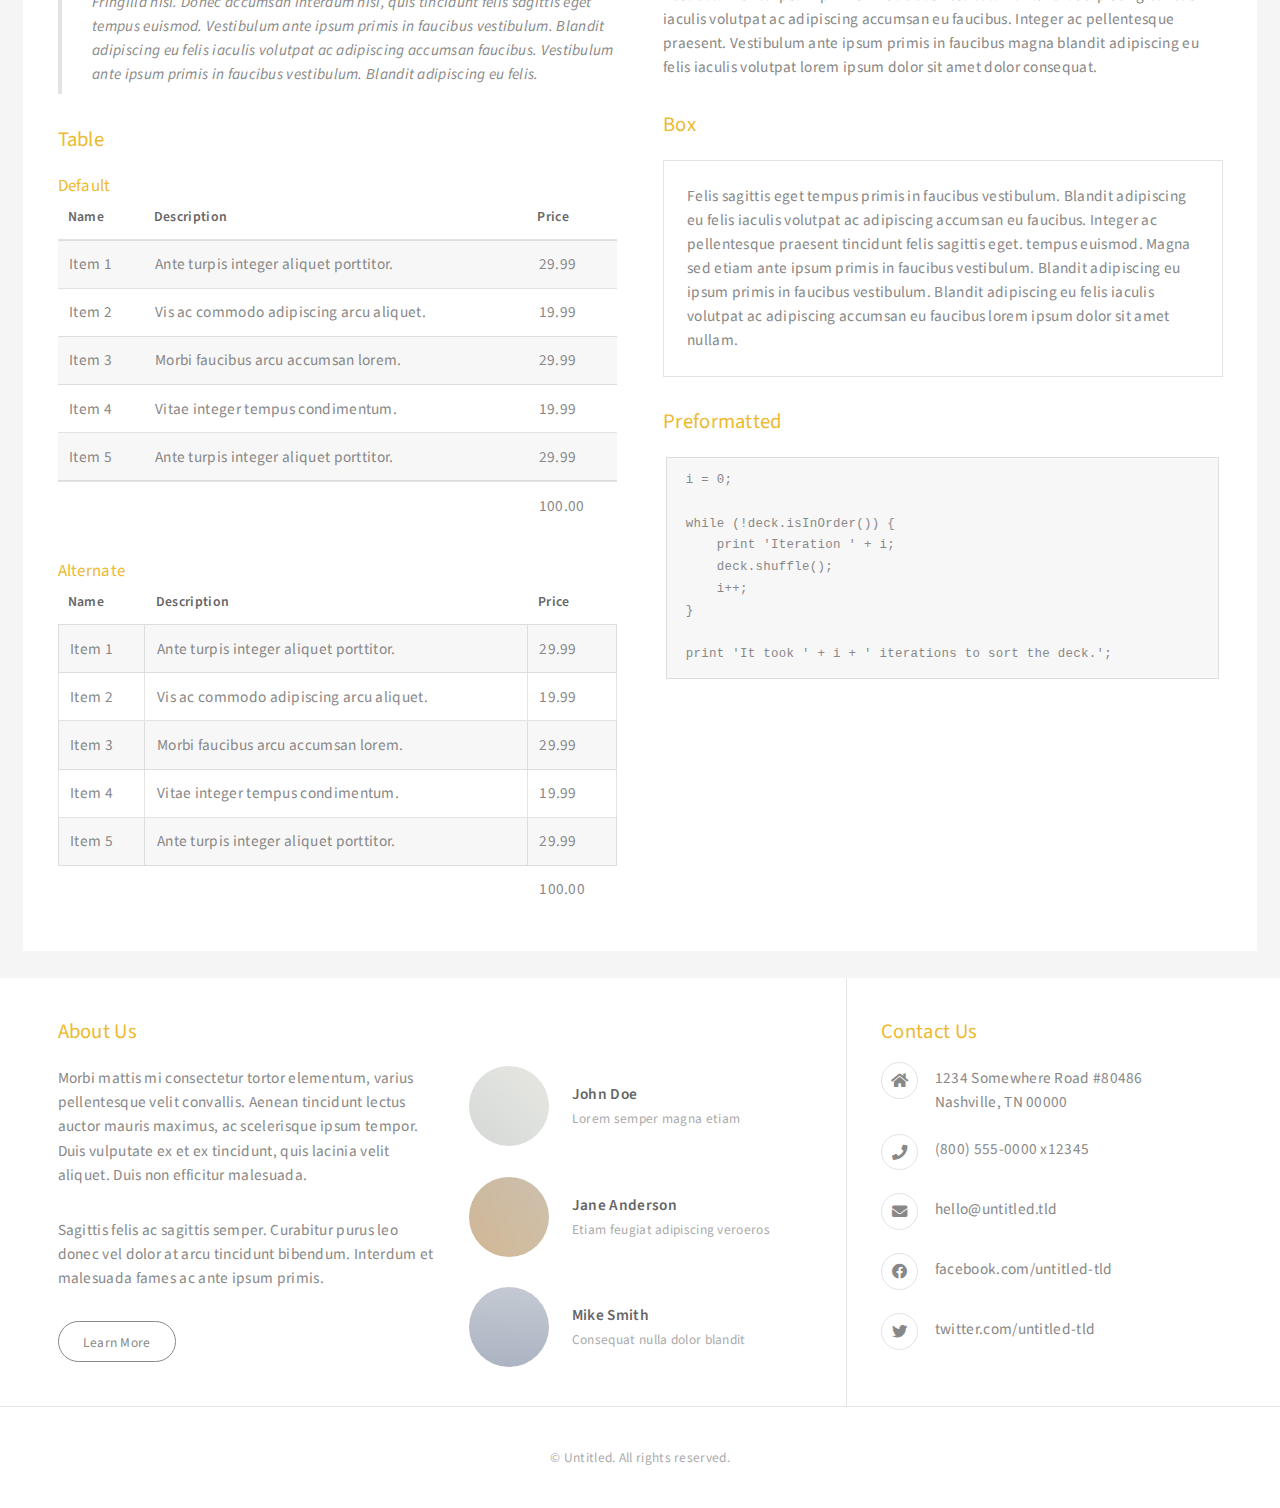
<file: articles/elements.html>
<!DOCTYPE HTML>
<!--
	Faction by Pixelarity
	pixelarity.com | hello@pixelarity.com
	License: pixelarity.com/license
-->
<html>
	<head>
		<title>Untitled</title>
		<meta charset="utf-8" />
		<meta name="viewport" content="width=device-width, initial-scale=1, user-scalable=no" />
		<link rel="stylesheet" href="assets/css/main.css" />
	</head>
	<body class="is-preload">

		<!-- Header -->
			<header id="header">

				<!-- Logo -->
					<span class="logo">
						<a href="index.html">Faction</a>
						<span>By Pixelarity</span>
					</span>

				<!-- Nav -->
					<nav id="nav">
						<ul>
							<li><a href="index.html">Home</a></li>
							<li>
								<a href="#" class="icon solid fa-angle-down">Dropdown</a>
								<ul>
									<li><a href="#">Option One</a></li>
									<li><a href="#">Option Two</a></li>
									<li><a href="#">Option Three</a></li>
									<li>
										<a href="#">Submenu</a>
										<ul>
											<li><a href="#">Option One</a></li>
											<li><a href="#">Option Two</a></li>
											<li><a href="#">Option Three</a></li>
											<li><a href="#">Option Four</a></li>
										</ul>
									</li>
								</ul>
							</li>
							<li><a href="generic.html">Generic</a></li>
							<li><a href="elements.html">Elements</a></li>
							<li><a href="#" class="button">Log In</a></li>
						</ul>
					</nav>

			</header>

		<!-- Wrapper -->
			<div class="wrapper">

				<!-- Main -->
					<section class="main">
						<section>

							<!-- Content -->
								<header>
									<h1>Elements</h1>
									<p>Lorem ipsum dolor sit amet</p>
								</header>
								<p>Praesent ac adipiscing ullamcorper semper ut amet ac risus. Lorem sapien ut odio odio nunc. Ac adipiscing nibh porttitor erat risus justo adipiscing adipiscing amet placerat accumsan. Vis. Faucibus odio magna tempus adipiscing a non. In mi primis arcu ut non accumsan vivamus ac blandit adipiscing adipiscing arcu metus praesent turpis eu ac lacinia nunc ac commodo gravida adipiscing eget accumsan ac nunc adipiscing adipiscing.</p>
								<div class="row">
									<div class="col-6 col-12-small">
										<h3>Sem turpis amet semper</h3>
										<p>Nunc lacinia ante nunc ac lobortis. Interdum adipiscing gravida odio porttitor sem non mi integer non faucibus ornare mi ut ante amet placerat aliquet. Volutpat commodo eu sed ante lacinia. Sapien a lorem in integer ornare praesent commodo adipiscing arcu in massa commodo lorem accumsan at odio massa ac ac. Semper adipiscing varius montes viverra nibh in adipiscing blandit tempus accumsan.</p>
									</div>
									<div class="col-6 col-12-small">
										<h3>Magna odio tempus commodo</h3>
										<p>In arcu accumsan arcu adipiscing accumsan orci ac. Felis id enim aliquet. Accumsan ac integer lobortis commodo ornare aliquet accumsan erat tempus amet porttitor. Ante commodo blandit adipiscing integer semper orci eget. Faucibus commodo adipiscing mi eu nullam accumsan morbi arcu ornare odio mi adipiscing nascetur lacus ac interdum morbi accumsan vis mi accumsan ac praesent.</p>
									</div>
									<!-- Break -->
									<div class="col-4 col-12-medium">
										<h3>Interdum sapien gravida</h3>
										<p>Nunc lacinia ante nunc ac lobortis. Interdum adipiscing gravida odio porttitor sem non mi integer non faucibus ornare mi ut ante amet placerat aliquet. Volutpat eu sed ante lacinia sapien lorem accumsan varius montes viverra nibh in adipiscing blandit tempus accumsan.</p>
									</div>
									<div class="col-4 col-12-medium">
										<h3>Faucibus consequat lorem</h3>
										<p>Nunc lacinia ante nunc ac lobortis. Interdum adipiscing gravida odio porttitor sem non mi integer non faucibus ornare mi ut ante amet placerat aliquet. Volutpat eu sed ante lacinia sapien lorem accumsan varius montes viverra nibh in adipiscing blandit tempus accumsan.</p>
									</div>
									<div class="col-4 col-12-medium">
										<h3>Accumsan montes viverra</h3>
										<p>Nunc lacinia ante nunc ac lobortis. Interdum adipiscing gravida odio porttitor sem non mi integer non faucibus ornare mi ut ante amet placerat aliquet. Volutpat eu sed ante lacinia sapien lorem accumsan varius montes viverra nibh in adipiscing blandit tempus accumsan.</p>
									</div>
								</div>

							<hr class="major" />

							<!-- Elements -->
								<div class="row gtr-200">
									<div class="col-6 col-12-medium">

										<!-- Text stuff -->
											<h3>Text</h3>
											<p>This is <b>bold</b> and this is <strong>strong</strong>. This is <i>italic</i> and this is <em>emphasized</em>.
											This is <sup>superscript</sup> text and this is <sub>subscript</sub> text.
											This is <u>underlined</u> and this is code: <code>for (;;) { ... }</code>.
											Finally, this is a <a href="#">link</a>.</p>
											<hr />
											<h2>Heading Level 2</h2>
											<h3>Heading Level 3</h3>
											<h4>Heading Level 4</h4>
											<h5>Heading Level 5</h5>
											<h6>Heading Level 6</h6>
											<hr />
											<header>
												<h2>Heading with a Subtitle</h2>
												<p>Lorem ipsum dolor sit amet nullam id egestas urna aliquam</p>
											</header>
											<p>Nunc lacinia ante nunc ac lobortis. Interdum adipiscing gravida odio porttitor sem non mi integer non faucibus ornare mi ut ante amet placerat aliquet. Volutpat eu sed ante lacinia sapien lorem accumsan varius montes viverra nibh in adipiscing blandit tempus accumsan.</p>
											<header>
												<h3>Heading with a Subtitle</h3>
												<p>Lorem ipsum dolor sit amet nullam id egestas urna aliquam</p>
											</header>
											<p>Nunc lacinia ante nunc ac lobortis. Interdum adipiscing gravida odio porttitor sem non mi integer non faucibus ornare mi ut ante amet placerat aliquet. Volutpat eu sed ante lacinia sapien lorem accumsan varius montes viverra nibh in adipiscing blandit tempus accumsan.</p>
											<header>
												<h4>Heading with a Subtitle</h4>
												<p>Lorem ipsum dolor sit amet nullam id egestas urna aliquam</p>
											</header>
											<p>Nunc lacinia ante nunc ac lobortis. Interdum adipiscing gravida odio porttitor sem non mi integer non faucibus ornare mi ut ante amet placerat aliquet. Volutpat eu sed ante lacinia sapien lorem accumsan varius montes viverra nibh in adipiscing blandit tempus accumsan.</p>

										<!-- Lists -->
											<h3>Lists</h3>
											<div class="row">
												<div class="col-6 col-12-small">

													<h4>Unordered</h4>
													<ul>
														<li>Dolor pulvinar etiam magna etiam.</li>
														<li>Sagittis adipiscing lorem eleifend.</li>
														<li>Felis enim feugiat dolore viverra.</li>
													</ul>

													<h4>Alternate</h4>
													<ul class="alt">
														<li>Dolor pulvinar etiam magna etiam.</li>
														<li>Sagittis adipiscing lorem eleifend.</li>
														<li>Felis enim feugiat dolore viverra.</li>
													</ul>

												</div>
												<div class="col-6 col-12-small">

													<h4>Ordered</h4>
													<ol>
														<li>Dolor pulvinar etiam magna etiam.</li>
														<li>Etiam vel felis at lorem sed viverra.</li>
														<li>Felis enim feugiat dolore viverra.</li>
														<li>Dolor pulvinar etiam magna etiam.</li>
														<li>Etiam vel felis at lorem sed viverra.</li>
														<li>Felis enim feugiat dolore viverra.</li>
													</ol>

													<h4>Icons</h4>
													<ul class="icons">
														<li><a href="#" class="icon brands fa-twitter"><span class="label">Twitter</span></a></li>
														<li><a href="#" class="icon brands fa-facebook"><span class="label">Facebook</span></a></li>
														<li><a href="#" class="icon brands fa-instagram"><span class="label">Instagram</span></a></li>
														<li><a href="#" class="icon brands fa-github"><span class="label">Github</span></a></li>
														<li><a href="#" class="icon brands fa-dribbble"><span class="label">Dribbble</span></a></li>
														<li><a href="#" class="icon brands fa-tumblr"><span class="label">Tumblr</span></a></li>
													</ul>

												</div>
											</div>
											<h4>Definition</h4>
											<dl>
												<dt>Item 1</dt>
												<dd>
													<p>Lorem ipsum dolor vestibulum ante ipsum primis in faucibus vestibulum. Blandit adipiscing eu felis iaculis volutpat ac adipiscing accumsan eu faucibus. Integer ac pellentesque praesent.</p>
												</dd>
												<dt>Item 2</dt>
												<dd>
													<p>Lorem ipsum dolor vestibulum ante ipsum primis in faucibus vestibulum. Blandit adipiscing eu felis iaculis volutpat ac adipiscing accumsan eu faucibus. Integer ac pellentesque praesent.</p>
												</dd>
												<dt>Item 3</dt>
												<dd>
													<p>Lorem ipsum dolor vestibulum ante ipsum primis in faucibus vestibulum. Blandit adipiscing eu felis iaculis volutpat ac adipiscing accumsan eu faucibus. Integer ac pellentesque praesent.</p>
												</dd>
											</dl>

											<h4>Actions</h4>
											<ul class="actions">
												<li><a href="#" class="button primary">Primary</a></li>
												<li><a href="#" class="button">Default</a></li>
											</ul>
											<ul class="actions small">
												<li><a href="#" class="button primary small">Small</a></li>
												<li><a href="#" class="button small">Small</a></li>
											</ul>
											<div class="row">
												<div class="col-3 col-12-small">
													<ul class="actions stacked">
														<li><a href="#" class="button primary">Default</a></li>
														<li><a href="#" class="button">Default</a></li>
													</ul>
												</div>
												<div class="col-3 col-12-small">
													<ul class="actions stacked">
														<li><a href="#" class="button primary small">Small</a></li>
														<li><a href="#" class="button small">Small</a></li>
													</ul>
												</div>
												<div class="col-3 col-12-small">
													<ul class="actions stacked">
														<li><a href="#" class="button primary fit">Default</a></li>
														<li><a href="#" class="button fit">Default</a></li>
													</ul>
												</div>
												<div class="col-3 col-12-small">
													<ul class="actions stacked">
														<li><a href="#" class="button primary small fit">Small</a></li>
														<li><a href="#" class="button small fit">Small</a></li>
													</ul>
												</div>
											</div>

											<h4>Pagination</h4>
											<ul class="pagination">
												<li><span class="button disabled">Prev</span></li>
												<li><a href="#" class="page active">1</a></li>
												<li><a href="#" class="page">2</a></li>
												<li><a href="#" class="page">3</a></li>
												<li><span>&hellip;</span></li>
												<li><a href="#" class="page">8</a></li>
												<li><a href="#" class="page">9</a></li>
												<li><a href="#" class="page">10</a></li>
												<li><a href="#" class="button">Next</a></li>
											</ul>

										<!-- Blockquote -->
											<h3>Blockquote</h3>
											<blockquote>Fringilla nisl. Donec accumsan interdum nisi, quis tincidunt felis sagittis eget tempus euismod. Vestibulum ante ipsum primis in faucibus vestibulum. Blandit adipiscing eu felis iaculis volutpat ac adipiscing accumsan faucibus. Vestibulum ante ipsum primis in faucibus vestibulum. Blandit adipiscing eu felis.</blockquote>

										<!-- Table -->
											<h3>Table</h3>

											<h4>Default</h4>
											<div class="table-wrapper">
												<table>
													<thead>
														<tr>
															<th>Name</th>
															<th>Description</th>
															<th>Price</th>
														</tr>
													</thead>
													<tbody>
														<tr>
															<td>Item 1</td>
															<td>Ante turpis integer aliquet porttitor.</td>
															<td>29.99</td>
														</tr>
														<tr>
															<td>Item 2</td>
															<td>Vis ac commodo adipiscing arcu aliquet.</td>
															<td>19.99</td>
														</tr>
														<tr>
															<td>Item 3</td>
															<td> Morbi faucibus arcu accumsan lorem.</td>
															<td>29.99</td>
														</tr>
														<tr>
															<td>Item 4</td>
															<td>Vitae integer tempus condimentum.</td>
															<td>19.99</td>
														</tr>
														<tr>
															<td>Item 5</td>
															<td>Ante turpis integer aliquet porttitor.</td>
															<td>29.99</td>
														</tr>
													</tbody>
													<tfoot>
														<tr>
															<td colspan="2"></td>
															<td>100.00</td>
														</tr>
													</tfoot>
												</table>
											</div>

											<h4>Alternate</h4>
											<div class="table-wrapper">
												<table class="alt">
													<thead>
														<tr>
															<th>Name</th>
															<th>Description</th>
															<th>Price</th>
														</tr>
													</thead>
													<tbody>
														<tr>
															<td>Item 1</td>
															<td>Ante turpis integer aliquet porttitor.</td>
															<td>29.99</td>
														</tr>
														<tr>
															<td>Item 2</td>
															<td>Vis ac commodo adipiscing arcu aliquet.</td>
															<td>19.99</td>
														</tr>
														<tr>
															<td>Item 3</td>
															<td> Morbi faucibus arcu accumsan lorem.</td>
															<td>29.99</td>
														</tr>
														<tr>
															<td>Item 4</td>
															<td>Vitae integer tempus condimentum.</td>
															<td>19.99</td>
														</tr>
														<tr>
															<td>Item 5</td>
															<td>Ante turpis integer aliquet porttitor.</td>
															<td>29.99</td>
														</tr>
													</tbody>
													<tfoot>
														<tr>
															<td colspan="2"></td>
															<td>100.00</td>
														</tr>
													</tfoot>
												</table>
											</div>

									</div>
									<div class="col-6 col-12-medium">

										<!-- Buttons -->
											<h3>Buttons</h3>
											<ul class="actions">
												<li><a href="#" class="button primary">Primary</a></li>
												<li><a href="#" class="button">Default</a></li>
											</ul>
											<ul class="actions">
												<li><a href="#" class="button primary large">Large</a></li>
												<li><a href="#" class="button">Default</a></li>
												<li><a href="#" class="button small">Small</a></li>
											</ul>
											<ul class="actions fit">
												<li><a href="#" class="button primary fit">Fit</a></li>
												<li><a href="#" class="button fit">Fit</a></li>
											</ul>
											<ul class="actions fit small">
												<li><a href="#" class="button primary fit small">Fit + Small</a></li>
												<li><a href="#" class="button fit small">Fit + Small</a></li>
											</ul>
											<ul class="actions">
												<li><a href="#" class="button primary icon fa-search">Icon</a></li>
												<li><a href="#" class="button icon fa-download">Icon</a></li>
											</ul>
											<ul class="actions">
												<li><span class="button primary disabled">Primary</span></li>
												<li><span class="button disabled">Default</span></li>
											</ul>

										<!-- Form -->
											<h3>Form</h3>

											<form method="post" action="#">
												<div class="row gtr-uniform">
													<div class="col-6 col-12-xsmall">
														<input type="text" name="name" id="name" value="" placeholder="Name" />
													</div>
													<div class="col-6 col-12-xsmall">
														<input type="email" name="email" id="email" value="" placeholder="Email" />
													</div>
													<!-- Break -->
													<div class="col-12">
														<select name="category" id="category">
															<option value="">- Category -</option>
															<option value="1">Manufacturing</option>
															<option value="1">Shipping</option>
															<option value="1">Administration</option>
															<option value="1">Human Resources</option>
														</select>
													</div>
													<!-- Break -->
													<div class="col-4 col-12-small">
														<input type="radio" id="priority-low" name="priority" checked>
														<label for="priority-low">Low Priority</label>
													</div>
													<div class="col-4 col-12-small">
														<input type="radio" id="priority-normal" name="priority">
														<label for="priority-normal">Normal Priority</label>
													</div>
													<div class="col-4 col-12-small">
														<input type="radio" id="priority-high" name="priority">
														<label for="priority-high">High Priority</label>
													</div>
													<!-- Break -->
													<div class="col-6 col-12-small">
														<input type="checkbox" id="copy" name="copy">
														<label for="copy">Email me a copy of this message</label>
													</div>
													<div class="col-6 col-12-small">
														<input type="checkbox" id="human" name="human" checked>
														<label for="human">I am a human and not a robot</label>
													</div>
													<!-- Break -->
													<div class="col-12">
														<textarea name="message" id="message" placeholder="Enter your message" rows="6"></textarea>
													</div>
													<!-- Break -->
													<div class="col-12">
														<ul class="actions">
															<li><input type="submit" value="Send Message" class="primary" /></li>
															<li><input type="reset" value="Reset" /></li>
														</ul>
													</div>
												</div>
											</form>

											<hr />

											<form method="post" action="#">
												<div class="row gtr-uniform">
													<div class="col-9 col-12-small">
														<input type="text" name="query" id="query" value="" placeholder="Query" />
													</div>
													<div class="col-3 col-12-small">
														<input type="submit" value="Search" class="fit" />
													</div>
												</div>
											</form>

										<!-- Image -->
											<h3>Image</h3>

											<h4>Fit</h4>
											<span class="image fit"><img src="images/pic09.jpg" alt="" /></span>
											<div class="box alt">
												<div class="row gtr-50 gtr-uniform">
													<div class="col-4"><span class="image fit"><img src="images/pic01.jpg" alt="" /></span></div>
													<div class="col-4"><span class="image fit"><img src="images/pic02.jpg" alt="" /></span></div>
													<div class="col-4"><span class="image fit"><img src="images/pic03.jpg" alt="" /></span></div>
													<!-- Break -->
													<div class="col-4"><span class="image fit"><img src="images/pic03.jpg" alt="" /></span></div>
													<div class="col-4"><span class="image fit"><img src="images/pic01.jpg" alt="" /></span></div>
													<div class="col-4"><span class="image fit"><img src="images/pic02.jpg" alt="" /></span></div>
													<!-- Break -->
													<div class="col-4"><span class="image fit"><img src="images/pic02.jpg" alt="" /></span></div>
													<div class="col-4"><span class="image fit"><img src="images/pic03.jpg" alt="" /></span></div>
													<div class="col-4"><span class="image fit"><img src="images/pic01.jpg" alt="" /></span></div>
												</div>
											</div>

											<h4>Left &amp; Right</h4>
											<p><span class="image left"><img src="images/pic06.jpg" alt="" /></span>Lorem ipsum dolor sit accumsan interdum nisi, quis tincidunt felis sagittis eget. tempus euismod. Vestibulum ante ipsum primis in faucibus vestibulum. Blandit adipiscing eu felis iaculis volutpat ac adipiscing accumsan eu faucibus. Integer ac pellentesque praesent tincidunt felis sagittis eget. tempus euismod. Vestibulum ante ipsum primis sagittis eget. tempus euismod. Vestibulum ante ipsum primis in faucibus vestibulum. Blandit adipiscing eu felis iaculis volutpat ac adipiscing accumsan eu faucibus. Integer ac pellentesque praesent tincidunt felis sagittis eget. tempus euismod. Vestibulum ante ipsum primis in faucibus vestibulum. Blandit adipiscing eu felis iaculis volutpat ac adipiscing accumsan eu faucibus. Integer ac pellentesque praesent. Vestibulum ante ipsum primis in faucibus magna blandit adipiscing eu felis iaculis volutpat lorem ipsum dolor sit amet dolor consequat.</p>
											<p><span class="image right"><img src="images/pic07.jpg" alt="" /></span>Lorem ipsum dolor sit accumsan interdum nisi, quis tincidunt felis sagittis eget. tempus euismod. Vestibulum ante ipsum primis in faucibus vestibulum. Blandit adipiscing eu felis iaculis volutpat ac adipiscing accumsan eu faucibus. Integer ac pellentesque praesent tincidunt felis sagittis eget. tempus euismod. Vestibulum ante ipsum primis sagittis eget. tempus euismod. Vestibulum ante ipsum primis in faucibus vestibulum. Blandit adipiscing eu felis iaculis volutpat ac adipiscing accumsan eu faucibus. Integer ac pellentesque praesent tincidunt felis sagittis eget. tempus euismod. Vestibulum ante ipsum primis in faucibus vestibulum. Blandit adipiscing eu felis iaculis volutpat ac adipiscing accumsan eu faucibus. Integer ac pellentesque praesent. Vestibulum ante ipsum primis in faucibus magna blandit adipiscing eu felis iaculis volutpat lorem ipsum dolor sit amet dolor consequat.</p>

										<!-- Box -->
											<h3>Box</h3>
											<div class="box">
												<p>Felis sagittis eget tempus primis in faucibus vestibulum. Blandit adipiscing eu felis iaculis volutpat ac adipiscing accumsan eu faucibus. Integer ac pellentesque praesent tincidunt felis sagittis eget. tempus euismod. Magna sed etiam ante ipsum primis in faucibus vestibulum. Blandit adipiscing eu ipsum primis in faucibus vestibulum. Blandit adipiscing eu felis iaculis volutpat ac adipiscing accumsan eu faucibus lorem ipsum dolor sit amet nullam.</p>
											</div>

										<!-- Preformatted Code -->
											<h3>Preformatted</h3>
											<pre><code>i = 0;

while (!deck.isInOrder()) {
    print 'Iteration ' + i;
    deck.shuffle();
    i++;
}

print 'It took ' + i + ' iterations to sort the deck.';
</code></pre>

									</div>
								</div>

						</section>
					</section>

			</div>

		<!-- Footer -->
			<footer id="footer">
				<div class="inner">
					<section class="info">
						<h3>About Us</h3>
						<div class="about">
							<p>Morbi mattis mi consectetur tortor elementum, varius pellentesque velit convallis. Aenean tincidunt lectus auctor mauris maximus, ac scelerisque ipsum tempor. Duis vulputate ex et ex tincidunt, quis lacinia velit aliquet. Duis non efficitur malesuada.</p><p>Sagittis felis ac sagittis semper. Curabitur purus leo donec vel dolor at arcu tincidunt bibendum. Interdum et malesuada fames ac ante ipsum primis.</p>
							<ul class="actions">
								<li><a href="#" class="button">Learn More</a></li>
							</ul>
						</div>
						<div class="team">
							<article>
								<span class="image"><img src="images/pic06.jpg" alt=""></span>
								<p>
									<strong class="name">John Doe</strong>
									<span class="title">Lorem semper magna etiam</span>
								</p>
							</article>
							<article>
								<span class="image"><img src="images/pic07.jpg" alt=""></span>
								<p>
									<strong class="name">Jane Anderson</strong>
									<span class="title">Etiam feugiat adipiscing veroeros</span>
								</p>
							</article>
							<article>
								<span class="image"><img src="images/pic08.jpg" alt=""></span>
								<p>
									<strong class="name">Mike Smith</strong>
									<span class="title">Consequat nulla dolor blandit</span>
								</p>
							</article>
						</div>
					</section>
					<section class="contact">
						<h3>Contact Us</h3>
						<ul class="contact-icons">
							<li class="icon solid fa-home"><a href="#">1234 Somewhere Road #80486<br>Nashville, TN 00000</a></li>
							<li class="icon solid fa-phone"><a href="#">(800) 555-0000 x12345</a></li>
							<li class="icon solid fa-envelope"><a href="#">hello@untitled.tld</a></li>
							<li class="icon brands fa-facebook"><a href="#">facebook.com/untitled-tld</a></li>
							<li class="icon brands fa-twitter"><a href="#">twitter.com/untitled-tld</a></li>
						</ul>
					</section>
				</div>
				<div class="copyright">
					&copy; Untitled. All rights reserved.
				</div>
			</footer>

		<!-- Scripts -->
			<script src="assets/js/jquery.min.js"></script>
			<script src="assets/js/jquery.dropotron.min.js"></script>
			<script src="assets/js/browser.min.js"></script>
			<script src="assets/js/breakpoints.min.js"></script>
			<script src="assets/js/util.js"></script>
			<script src="assets/js/main.js"></script>

	</body>
</html>
</file>
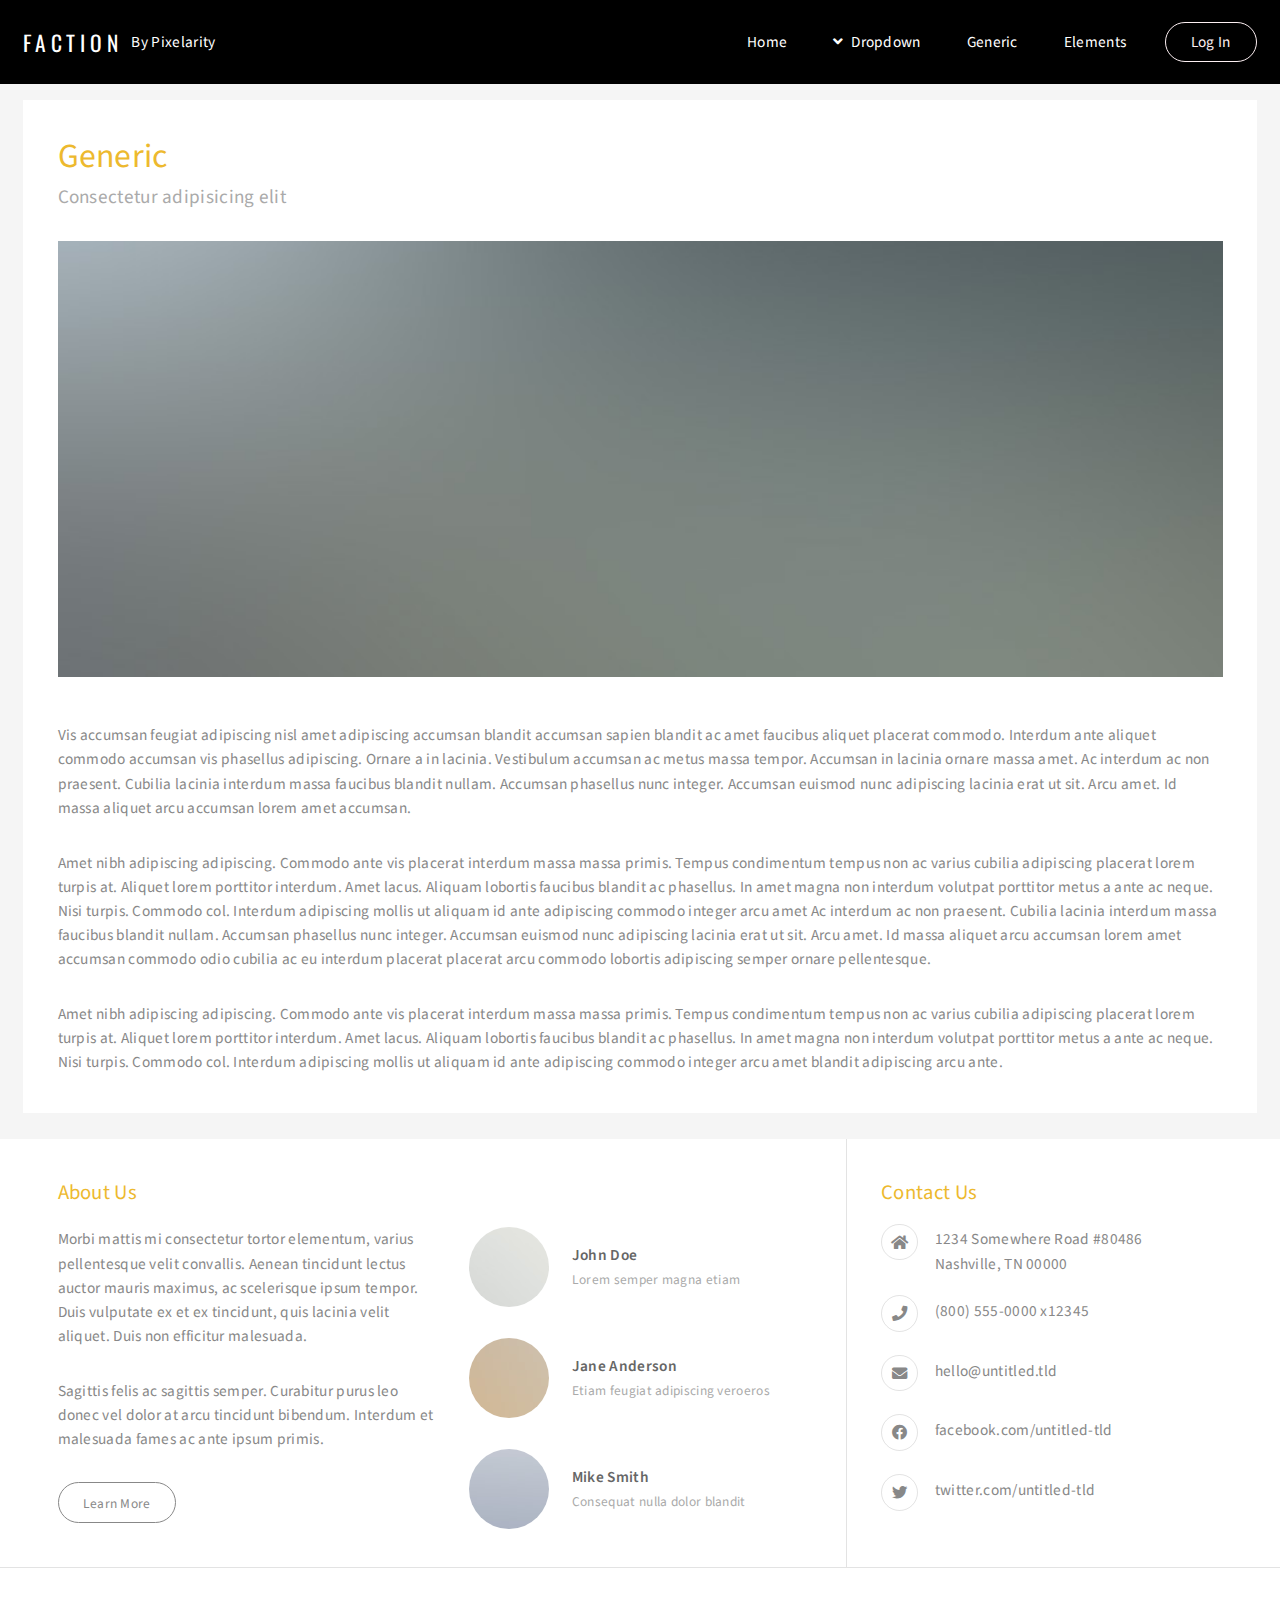
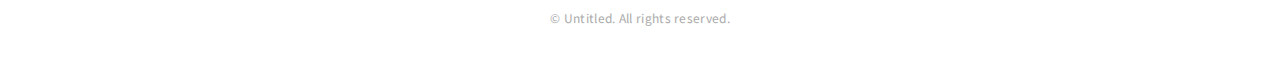
<file: articles/generic.html>
<!DOCTYPE HTML>
<!--
	Faction by Pixelarity
	pixelarity.com | hello@pixelarity.com
	License: pixelarity.com/license
-->
<html>
	<head>
		<title>Untitled</title>
		<meta charset="utf-8" />
		<meta name="viewport" content="width=device-width, initial-scale=1, user-scalable=no" />
		<link rel="stylesheet" href="assets/css/main.css" />
	</head>
	<body class="is-preload">

		<!-- Header -->
			<header id="header">

				<!-- Logo -->
					<span class="logo">
						<a href="index.html">Faction</a>
						<span>By Pixelarity</span>
					</span>

				<!-- Nav -->
					<nav id="nav">
						<ul>
							<li><a href="index.html">Home</a></li>
							<li>
								<a href="#" class="icon solid fa-angle-down">Dropdown</a>
								<ul>
									<li><a href="#">Option One</a></li>
									<li><a href="#">Option Two</a></li>
									<li><a href="#">Option Three</a></li>
									<li>
										<a href="#">Submenu</a>
										<ul>
											<li><a href="#">Option One</a></li>
											<li><a href="#">Option Two</a></li>
											<li><a href="#">Option Three</a></li>
											<li><a href="#">Option Four</a></li>
										</ul>
									</li>
								</ul>
							</li>
							<li><a href="generic.html">Generic</a></li>
							<li><a href="elements.html">Elements</a></li>
							<li><a href="#" class="button">Log In</a></li>
						</ul>
					</nav>

			</header>

		<!-- Wrapper -->
			<div class="wrapper">

				<!-- Main -->
					<section class="main">
						<section>

							<header>
								<h1>Generic</h1>
								<p>Consectetur adipisicing elit</p>
							</header>

							<span class="image main"><img src="images/pic09.jpg" alt="" /></span>
							<p>Vis accumsan feugiat adipiscing nisl amet adipiscing accumsan blandit accumsan sapien blandit ac amet faucibus aliquet placerat commodo. Interdum ante aliquet commodo accumsan vis phasellus adipiscing. Ornare a in lacinia. Vestibulum accumsan ac metus massa tempor. Accumsan in lacinia ornare massa amet. Ac interdum ac non praesent. Cubilia lacinia interdum massa faucibus blandit nullam. Accumsan phasellus nunc integer. Accumsan euismod nunc adipiscing lacinia erat ut sit. Arcu amet. Id massa aliquet arcu accumsan lorem amet accumsan.</p>
							<p>Amet nibh adipiscing adipiscing. Commodo ante vis placerat interdum massa massa primis. Tempus condimentum tempus non ac varius cubilia adipiscing placerat lorem turpis at. Aliquet lorem porttitor interdum. Amet lacus. Aliquam lobortis faucibus blandit ac phasellus. In amet magna non interdum volutpat porttitor metus a ante ac neque. Nisi turpis. Commodo col. Interdum adipiscing mollis ut aliquam id ante adipiscing commodo integer arcu amet Ac interdum ac non praesent. Cubilia lacinia interdum massa faucibus blandit nullam. Accumsan phasellus nunc integer. Accumsan euismod nunc adipiscing lacinia erat ut sit. Arcu amet. Id massa aliquet arcu accumsan lorem amet accumsan commodo odio cubilia ac eu interdum placerat placerat arcu commodo lobortis adipiscing semper ornare pellentesque.</p>
							<p>Amet nibh adipiscing adipiscing. Commodo ante vis placerat interdum massa massa primis. Tempus condimentum tempus non ac varius cubilia adipiscing placerat lorem turpis at. Aliquet lorem porttitor interdum. Amet lacus. Aliquam lobortis faucibus blandit ac phasellus. In amet magna non interdum volutpat porttitor metus a ante ac neque. Nisi turpis. Commodo col. Interdum adipiscing mollis ut aliquam id ante adipiscing commodo integer arcu amet blandit adipiscing arcu ante.</p>

						</section>
					</section>

			</div>

		<!-- Footer -->
			<footer id="footer">
				<div class="inner">
					<section class="info">
						<h3>About Us</h3>
						<div class="about">
							<p>Morbi mattis mi consectetur tortor elementum, varius pellentesque velit convallis. Aenean tincidunt lectus auctor mauris maximus, ac scelerisque ipsum tempor. Duis vulputate ex et ex tincidunt, quis lacinia velit aliquet. Duis non efficitur malesuada.</p><p>Sagittis felis ac sagittis semper. Curabitur purus leo donec vel dolor at arcu tincidunt bibendum. Interdum et malesuada fames ac ante ipsum primis.</p>
							<ul class="actions">
								<li><a href="#" class="button">Learn More</a></li>
							</ul>
						</div>
						<div class="team">
							<article>
								<span class="image"><img src="images/pic06.jpg" alt=""></span>
								<p>
									<strong class="name">John Doe</strong>
									<span class="title">Lorem semper magna etiam</span>
								</p>
							</article>
							<article>
								<span class="image"><img src="images/pic07.jpg" alt=""></span>
								<p>
									<strong class="name">Jane Anderson</strong>
									<span class="title">Etiam feugiat adipiscing veroeros</span>
								</p>
							</article>
							<article>
								<span class="image"><img src="images/pic08.jpg" alt=""></span>
								<p>
									<strong class="name">Mike Smith</strong>
									<span class="title">Consequat nulla dolor blandit</span>
								</p>
							</article>
						</div>
					</section>
					<section class="contact">
						<h3>Contact Us</h3>
						<ul class="contact-icons">
							<li class="icon solid fa-home"><a href="#">1234 Somewhere Road #80486<br>Nashville, TN 00000</a></li>
							<li class="icon solid fa-phone"><a href="#">(800) 555-0000 x12345</a></li>
							<li class="icon solid fa-envelope"><a href="#">hello@untitled.tld</a></li>
							<li class="icon brands fa-facebook"><a href="#">facebook.com/untitled-tld</a></li>
							<li class="icon brands fa-twitter"><a href="#">twitter.com/untitled-tld</a></li>
						</ul>
					</section>
				</div>
				<div class="copyright">
					&copy; Untitled. All rights reserved.
				</div>
			</footer>

		<!-- Scripts -->
			<script src="assets/js/jquery.min.js"></script>
			<script src="assets/js/jquery.dropotron.min.js"></script>
			<script src="assets/js/browser.min.js"></script>
			<script src="assets/js/breakpoints.min.js"></script>
			<script src="assets/js/util.js"></script>
			<script src="assets/js/main.js"></script>

	</body>
</html>
</file>
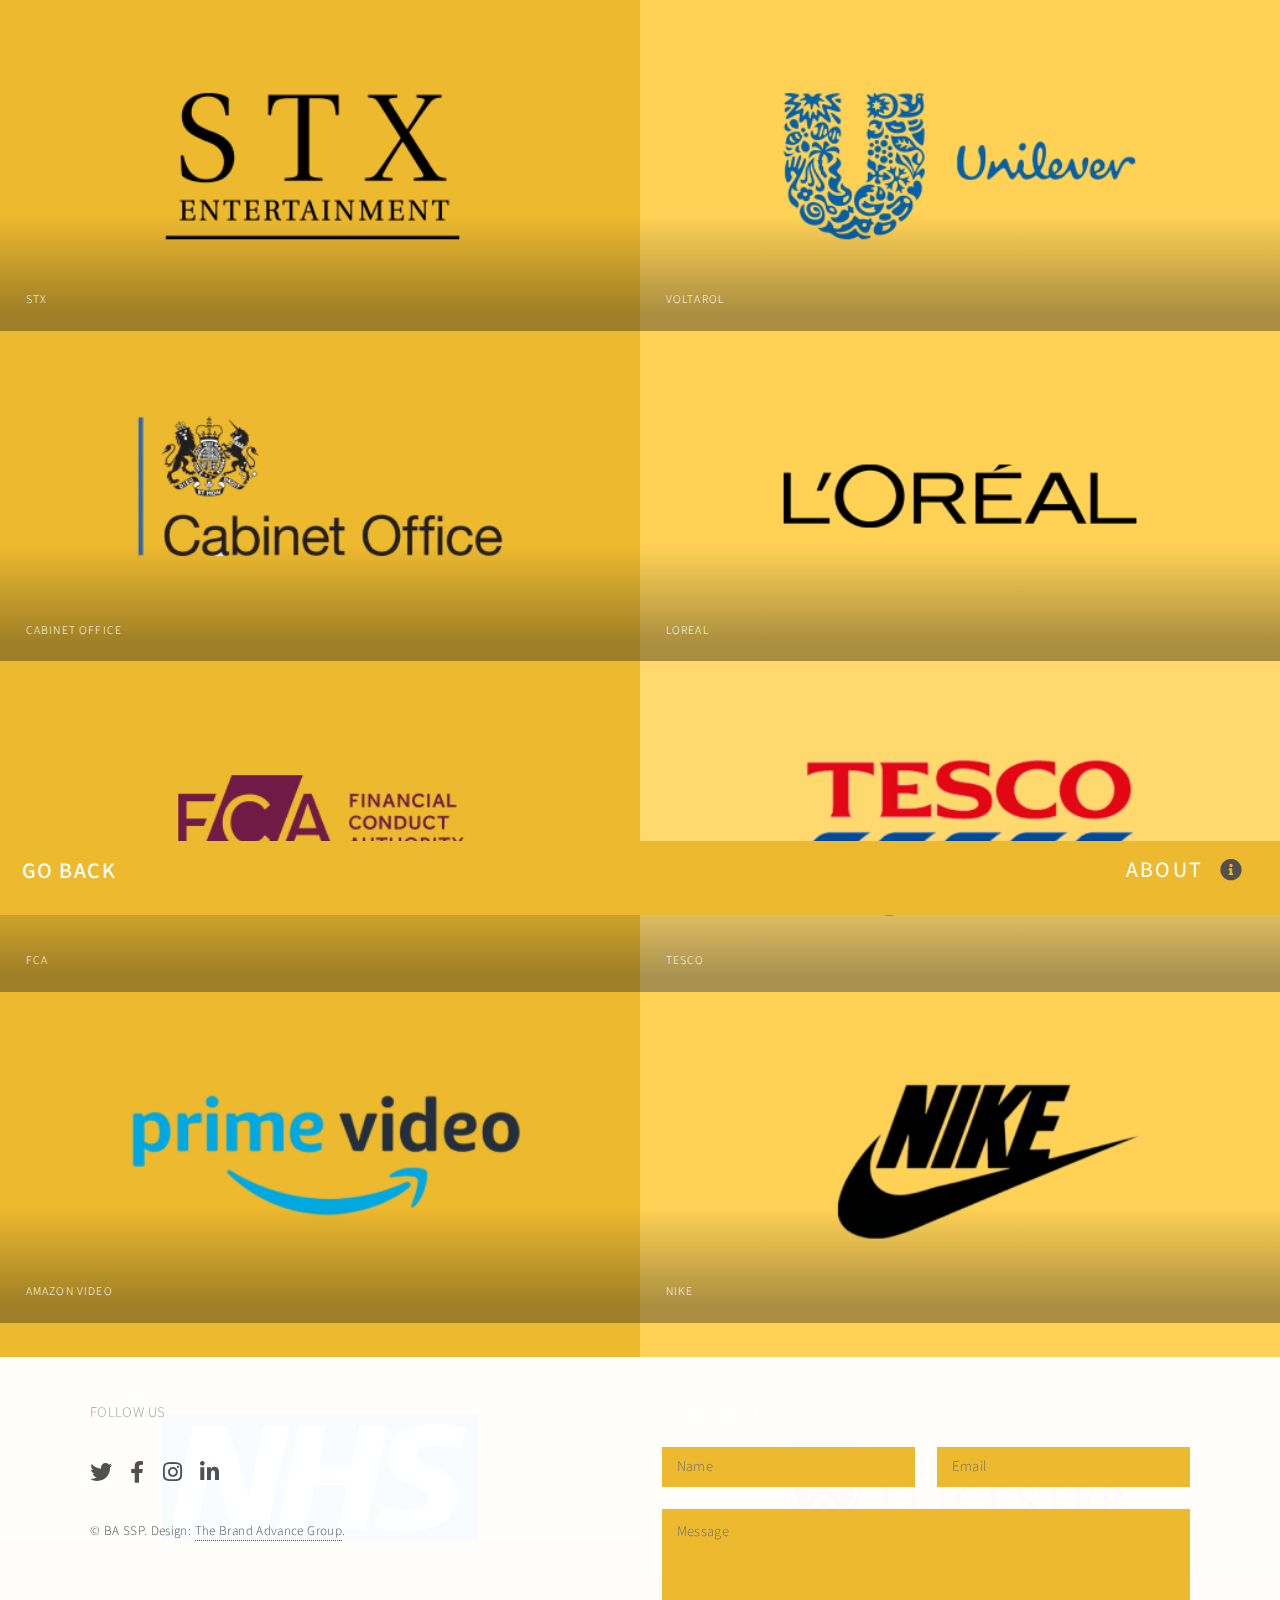
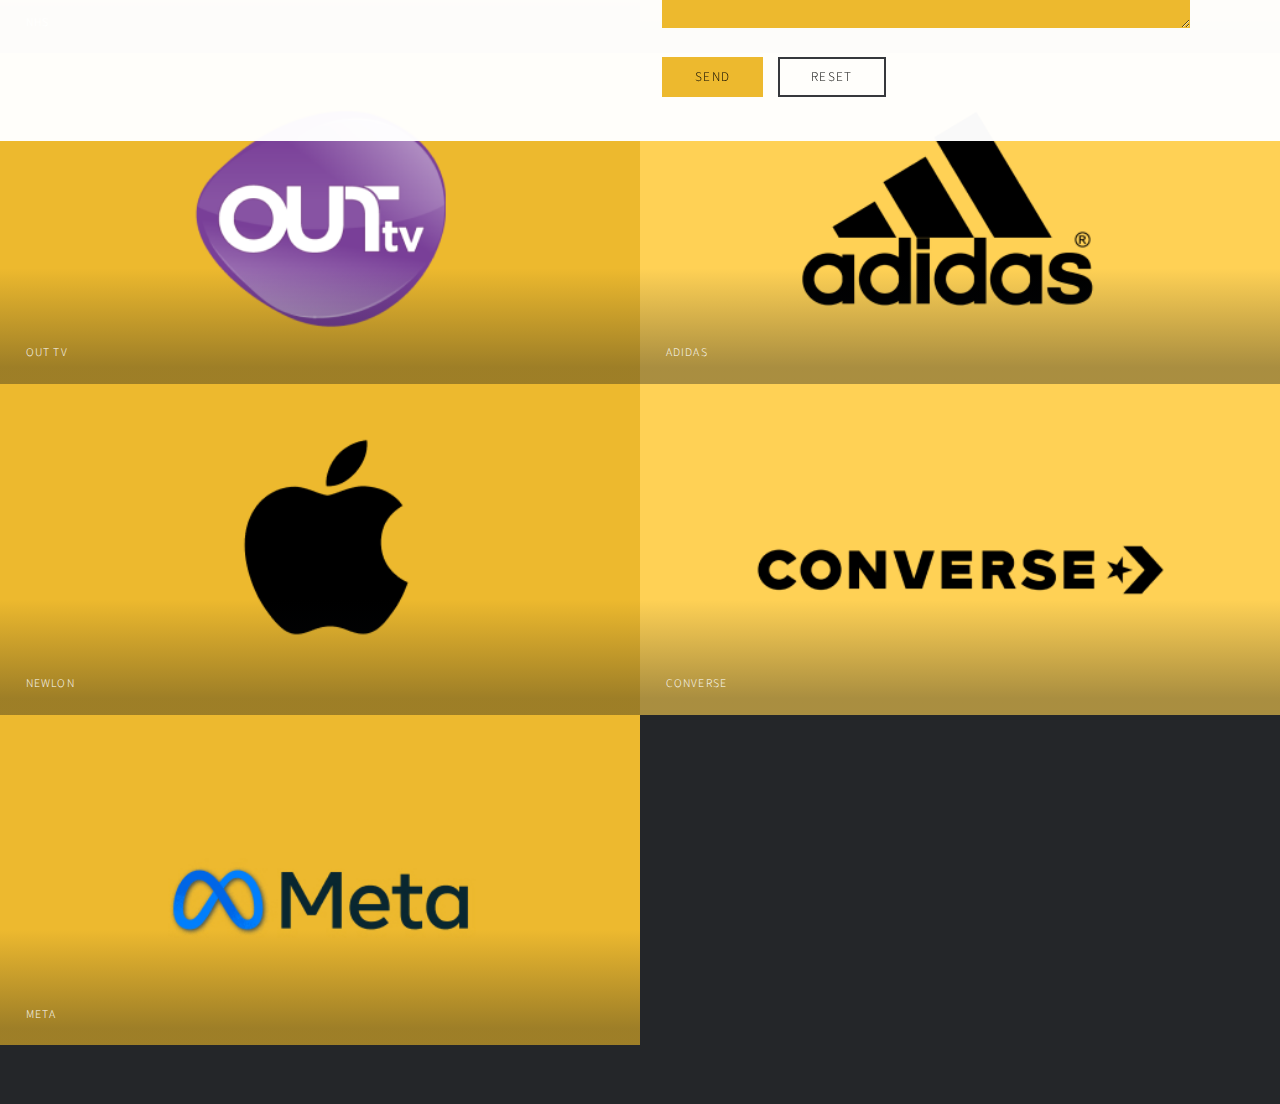
<file: case-studies/agency-partners.html>
<!DOCTYPE HTML>
<html>
	<head>
		<title>BA | SSP | Case Studies</title>
		<meta charset="utf-8" />
		<meta name="viewport" content="width=device-width, initial-scale=1, user-scalable=no" />
		<link rel="stylesheet" href="assets/css/main.css" />
		<noscript><link rel="stylesheet" href="assets/css/noscript.css" /></noscript>
		<link rel="icon" type="image/x-icon" href="../images/favicon.ico">
	</head>
	<body class="is-preload">

		<!-- Wrapper -->
			<div id="wrapper">

				<!-- Header -->
					<header id="header">
						<h1><a href="../index.html"><strong>Go Back</strong></a></h1>
						<nav>
							<ul>
								<li><a href="#footer" class="icon solid fa-info-circle">About</a></li>
							</ul>
						</nav>
					</header>

				<!-- Main -->
					<div id="main">
						<article class="thumb">
							<a class="image"><img src="images/thumbs/01.jpg" alt="" /></a>
							<h2>STX</h2>
						</article>
						<article class="thumb">
							<a class="image"><img src="images/thumbs/04.jpg" alt="" /></a>
							<h2>VOLTAROL</h2>
						</article>
						<article class="thumb">
							<a class="image"><img src="images/thumbs/05.jpg" alt="" /></a>
							<h2>CABINET OFFICE</h2>
						</article>
						<article class="thumb">
							<a class="image"><img src="images/thumbs/06.jpg" alt="" /></a>
							<h2>LOREAL</h2>
						</article>
						<article class="thumb">
							<a class="image"><img src="images/thumbs/07.jpg" alt="" /></a>
							<h2>FCA</h2>
						</article>
						<article class="thumb">
							<a class="image"><img src="images/thumbs/08.jpg" alt="" /></a>
							<h2>TESCO</h2>
						</article>
						<article class="thumb">
							<a class="image"><img src="images/thumbs/09.jpg" alt="" /></a>
							<h2>AMAZON VIDEO</h2>
						</article>
						<article class="thumb">
							<a class="image"><img src="images/thumbs/10.jpg" alt="" /></a>
							<h2>NIKE</h2>
						</article>
						<article class="thumb">
							<a class="image"><img src="images/thumbs/11.jpg" alt="" /></a>
							<h2>NHS</h2>
						</article>
						<article class="thumb">
							<a class="image"><img src="images/thumbs/12.jpg" alt="" /></a>
							<h2>UNIVERSITY OF LEICESTER</h2>
						</article>
						<article class="thumb">
							<a class="image"><img src="images/thumbs/13.jpg" alt="" /></a>
							<h2>OUT TV</h2>
						</article>
						<article class="thumb">
							<a class="image"><img src="images/thumbs/14.jpg" alt="" /></a>
							<h2>ADIDAS</h2>
						</article>
						<article class="thumb">
							<a class="image"><img src="images/thumbs/15.jpg" alt="" /></a>
							<h2>NEWLON</h2>
						</article>
						<article class="thumb">
							<a class="image"><img src="images/thumbs/16.jpg" alt="" /></a>
							<h2>CONVERSE</h2>
						</article>
						<article class="thumb">
							<a class="image"><img src="images/thumbs/17.png" alt="" /></a>
							<h2>META</h2>
						</article>
					</div>
					

				<!-- Footer -->
					<footer id="footer" class="panel">
						<div class="inner split">
							<div>
								<section>
									<p>FOLLOW US</p>
								</section>
								<section>
									<ul class="icons">
										<li><a href="#" class="icon brands fa-twitter"><span class="label">Twitter</span></a></li>
										<li><a href="#" class="icon brands fa-facebook-f"><span class="label">Facebook</span></a></li>
										<li><a href="#" class="icon brands fa-instagram"><span class="label">Instagram</span></a></li>
										<li><a href="#" class="icon brands fa-linkedin-in"><span class="label">LinkedIn</span></a></li>
									</ul>
								</section>
								<p class="copyright">
									&copy; BA SSP. Design: <a href="#">The Brand Advance Group</a>.
								</p>
							</div>
							<div>
								<section>
									<h2>Get in touch</h2>
									<form action="https://formsubmit.co/contact@brandadvance.co.uk" method="POST">
										<div class="fields">
											<div class="field half">
												<input type="text" name="name" id="name" placeholder="Name" />
											</div>
											<div class="field half">
												<input type="text" name="email" id="email" placeholder="Email" />
											</div>
											<div class="field">
												<textarea name="message" id="message" rows="4" placeholder="Message"></textarea>
											</div>
										</div>
										<ul class="actions">
											<li><input type="submit" value="Send" class="primary" /></li>
											<li><input type="reset" value="Reset" /></li>
										</ul>
										<input type="hidden" name="_subject" value="BA SSP Contact | submission!">
										<input type="hidden" name="_captcha" value="false">
										<input type="hidden" name="_template" value="table">
									</form>
								</section>
							</div>
						</div>
					</footer>

			</div>

		<!-- Scripts -->
			<script src="assets/js/jquery.min.js"></script>
			<script src="assets/js/jquery.poptrox.min.js"></script>
			<script src="assets/js/browser.min.js"></script>
			<script src="assets/js/breakpoints.min.js"></script>
			<script src="assets/js/util.js"></script>
			<script src="assets/js/main.js"></script>

	</body>
</html>
</file>
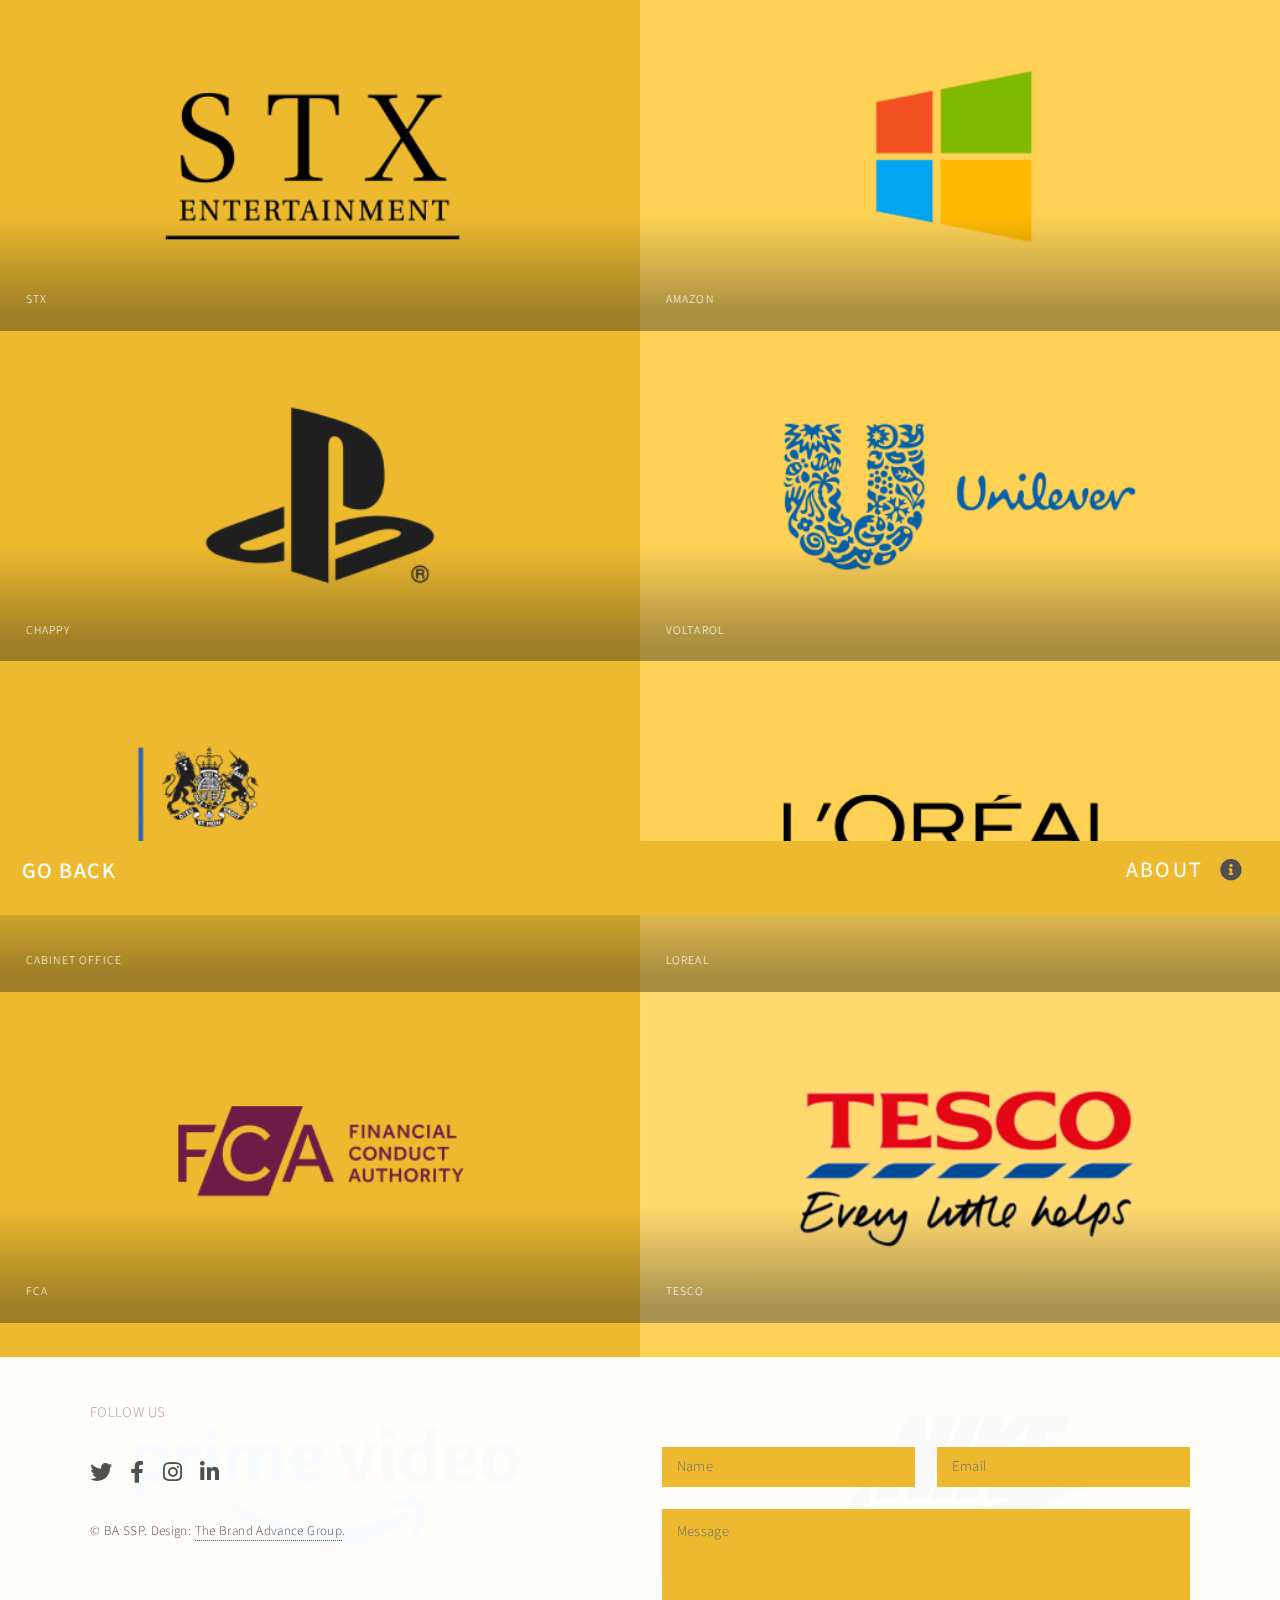
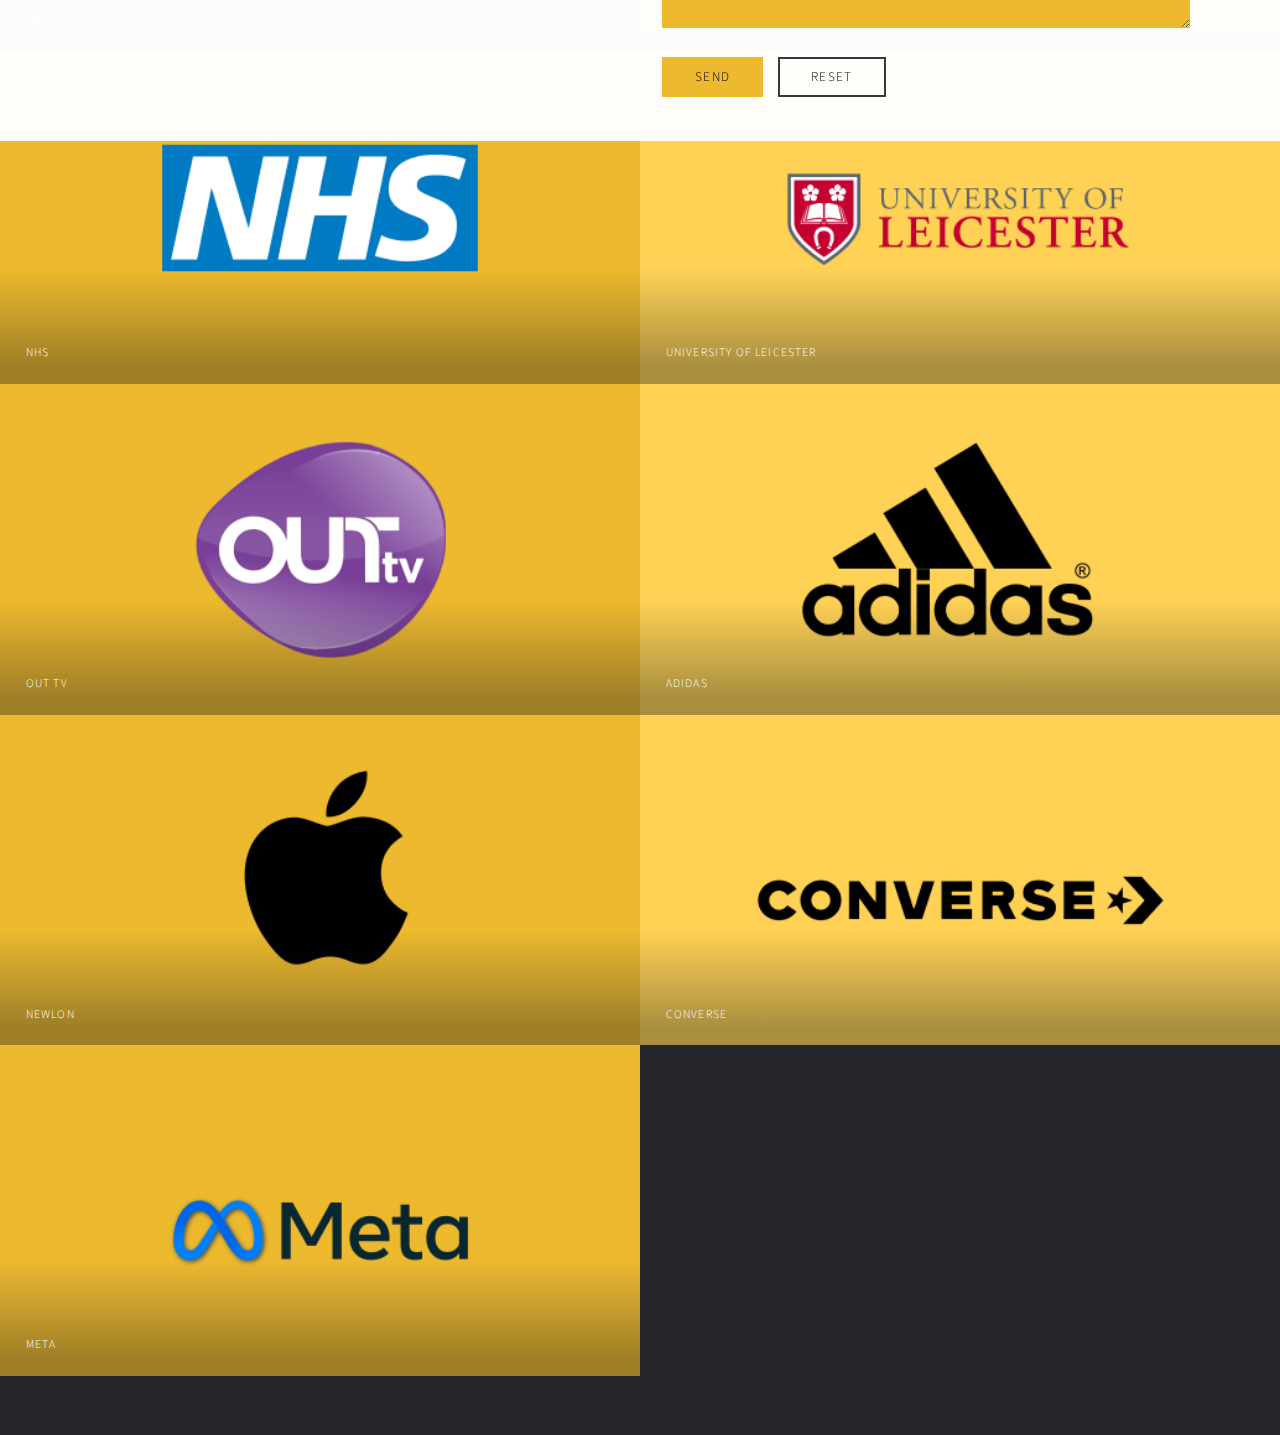
<file: case-studies/case-study.html>
<!DOCTYPE HTML>
<html>
	<head>
		<title>BA | SSP | Case Studies</title>
		<meta charset="utf-8" />
		<meta name="viewport" content="width=device-width, initial-scale=1, user-scalable=no" />
		<link rel="stylesheet" href="assets/css/main.css" />
		<noscript><link rel="stylesheet" href="assets/css/noscript.css" /></noscript>
	</head>
	<body class="is-preload">

		<!-- Wrapper -->
			<div id="wrapper">

				<!-- Header -->
					<header id="header">
						<h1><a href="../index.html"><strong>Go Back</strong></a></h1>
						<nav>
							<ul>
								<li><a href="#footer" class="icon solid fa-info-circle">About</a></li>
							</ul>
						</nav>
					</header>

				<!-- Main -->
					<div id="main">
						<article class="thumb">
							<a href="images/fulls/01.png" class="image"><img src="images/thumbs/01.jpg" alt="" /></a>
							<h2>STX</h2>
						</article>
						<article class="thumb">
							<a href="images/fulls/02.jpg" class="image"><img src="images/thumbs/02.jpg" alt="" /></a>
							<h2>AMAZON</h2>
						</article>
						<article class="thumb">
							<a href="images/fulls/03.jpg" class="image"><img src="images/thumbs/03.jpg" alt="" /></a>
							<h2>CHAPPY</h2>
						</article>
						<article class="thumb">
							<a href="images/fulls/04.jpg" class="image"><img src="images/thumbs/04.jpg" alt="" /></a>
							<h2>VOLTAROL</h2>
						</article>
						<article class="thumb">
							<a href="images/fulls/05.jpg" class="image"><img src="images/thumbs/05.jpg" alt="" /></a>
							<h2>CABINET OFFICE</h2>
						</article>
						<article class="thumb">
							<a href="images/fulls/06.png" class="image"><img src="images/thumbs/06.jpg" alt="" /></a>
							<h2>LOREAL</h2>
						</article>
						<article class="thumb">
							<a href="images/fulls/07.jpg" class="image"><img src="images/thumbs/07.jpg" alt="" /></a>
							<h2>FCA</h2>
						</article>
						<article class="thumb">
							<a href="images/fulls/08.jpg" class="image"><img src="images/thumbs/08.jpg" alt="" /></a>
							<h2>TESCO</h2>
						</article>
						<article class="thumb">
							<a href="images/fulls/09.jpg" class="image"><img src="images/thumbs/09.jpg" alt="" /></a>
							<h2>AMAZON VIDEO</h2>
						</article>
						<article class="thumb">
							<a href="images/fulls/10.jpg" class="image"><img src="images/thumbs/10.jpg" alt="" /></a>
							<h2>NIKE</h2>
						</article>
						<article class="thumb">
							<a href="images/fulls/11.png" class="image"><img src="images/thumbs/11.jpg" alt="" /></a>
							<h2>NHS</h2>
						</article>
						<article class="thumb">
							<a href="images/fulls/87.png" class="image"><img src="images/thumbs/12.jpg" alt="" /></a>
							<h2>UNIVERSITY OF LEICESTER</h2>
						</article>
						<article class="thumb">
							<a href="images/fulls/13.png" class="image"><img src="images/thumbs/13.jpg" alt="" /></a>
							<h2>OUT TV</h2>
						</article>
						<article class="thumb">
							<a href="images/fulls/123.jpg" class="image"><img src="images/thumbs/14.jpg" alt="" /></a>
							<h2>ADIDAS</h2>
						</article>
						<article class="thumb">
							<a href="images/fulls/15.png" class="image"><img src="images/thumbs/15.jpg" alt="" /></a>
							<h2>NEWLON</h2>
						</article>
						<article class="thumb">
							<a href="images/fulls/16.jpg" class="image"><img src="images/thumbs/16.jpg" alt="" /></a>
							<h2>CONVERSE</h2>
						</article>
						<article class="thumb">
							<a href="images/fulls/17.jpg" class="image"><img src="images/thumbs/17.png" alt="" /></a>
							<h2>META</h2>
						</article>
					</div>
					

				<!-- Footer -->
					<footer id="footer" class="panel">
						<div class="inner split">
							<div>
								<section>
									<p>FOLLOW US</p>
								</section>
								<section>
									<ul class="icons">
										<li><a href="#" class="icon brands fa-twitter"><span class="label">Twitter</span></a></li>
										<li><a href="#" class="icon brands fa-facebook-f"><span class="label">Facebook</span></a></li>
										<li><a href="#" class="icon brands fa-instagram"><span class="label">Instagram</span></a></li>
										<li><a href="#" class="icon brands fa-linkedin-in"><span class="label">LinkedIn</span></a></li>
									</ul>
								</section>
								<p class="copyright">
									&copy; BA SSP. Design: <a href="#">The Brand Advance Group</a>.
								</p>
							</div>
							<div>
								<section>
									<h2>Get in touch</h2>
									<form method="post" action="#">
										<div class="fields">
											<div class="field half">
												<input type="text" name="name" id="name" placeholder="Name" />
											</div>
											<div class="field half">
												<input type="text" name="email" id="email" placeholder="Email" />
											</div>
											<div class="field">
												<textarea name="message" id="message" rows="4" placeholder="Message"></textarea>
											</div>
										</div>
										<ul class="actions">
											<li><input type="submit" value="Send" class="primary" /></li>
											<li><input type="reset" value="Reset" /></li>
										</ul>
									</form>
								</section>
							</div>
						</div>
					</footer>

			</div>

		<!-- Scripts -->
			<script src="assets/js/jquery.min.js"></script>
			<script src="assets/js/jquery.poptrox.min.js"></script>
			<script src="assets/js/browser.min.js"></script>
			<script src="assets/js/breakpoints.min.js"></script>
			<script src="assets/js/util.js"></script>
			<script src="assets/js/main.js"></script>

	</body>
</html>
</file>
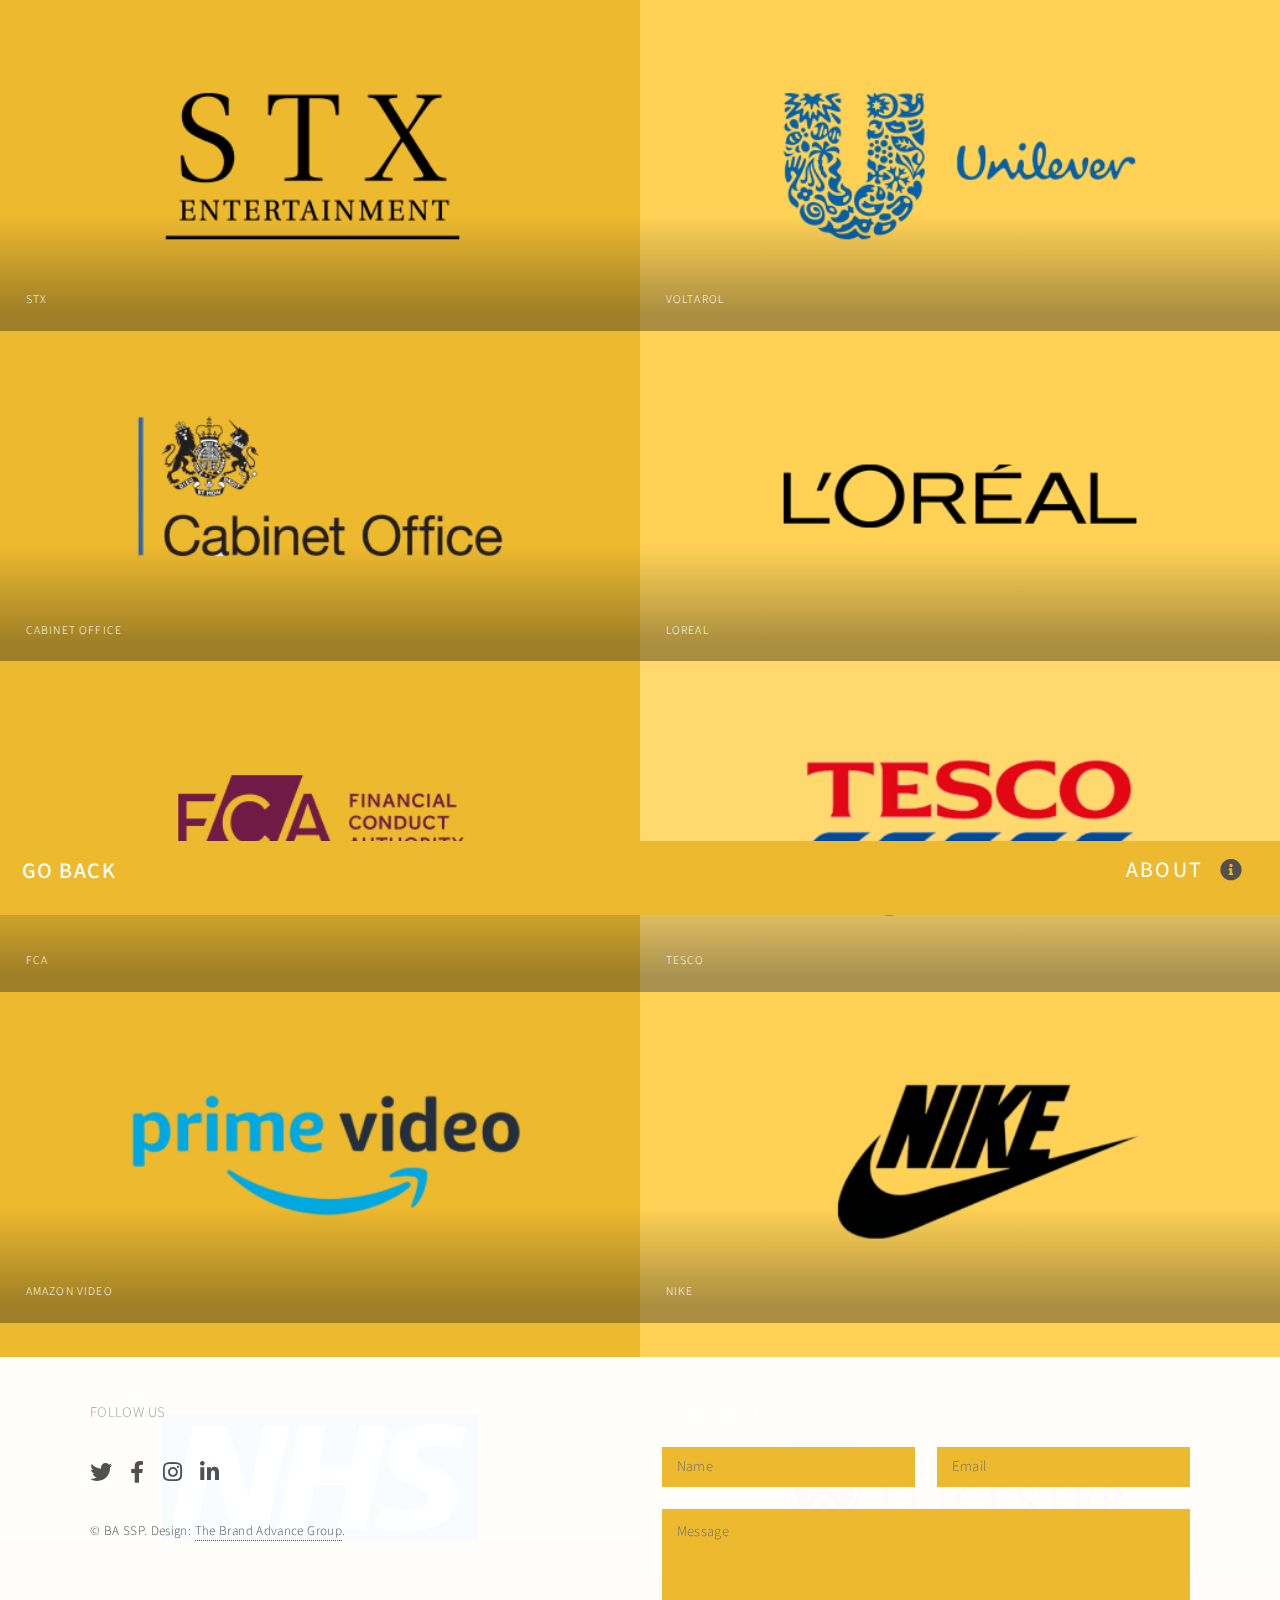
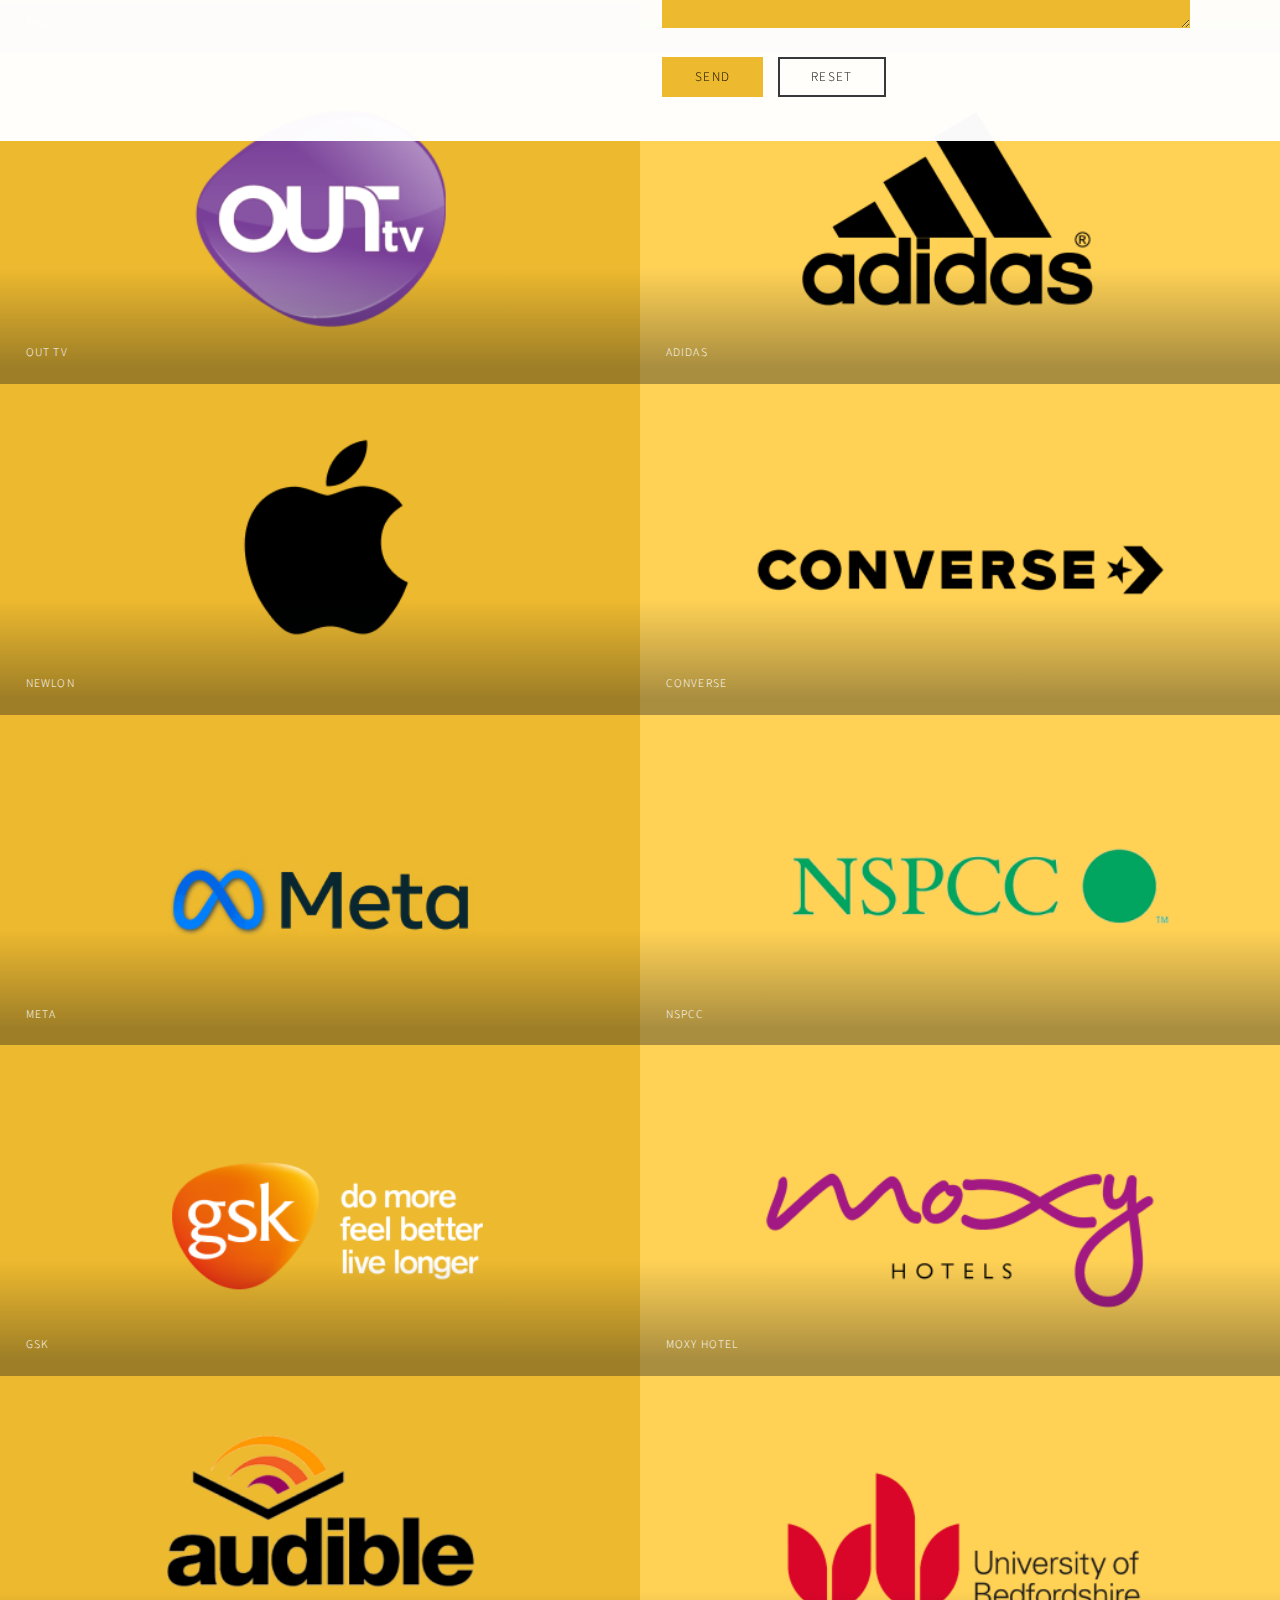
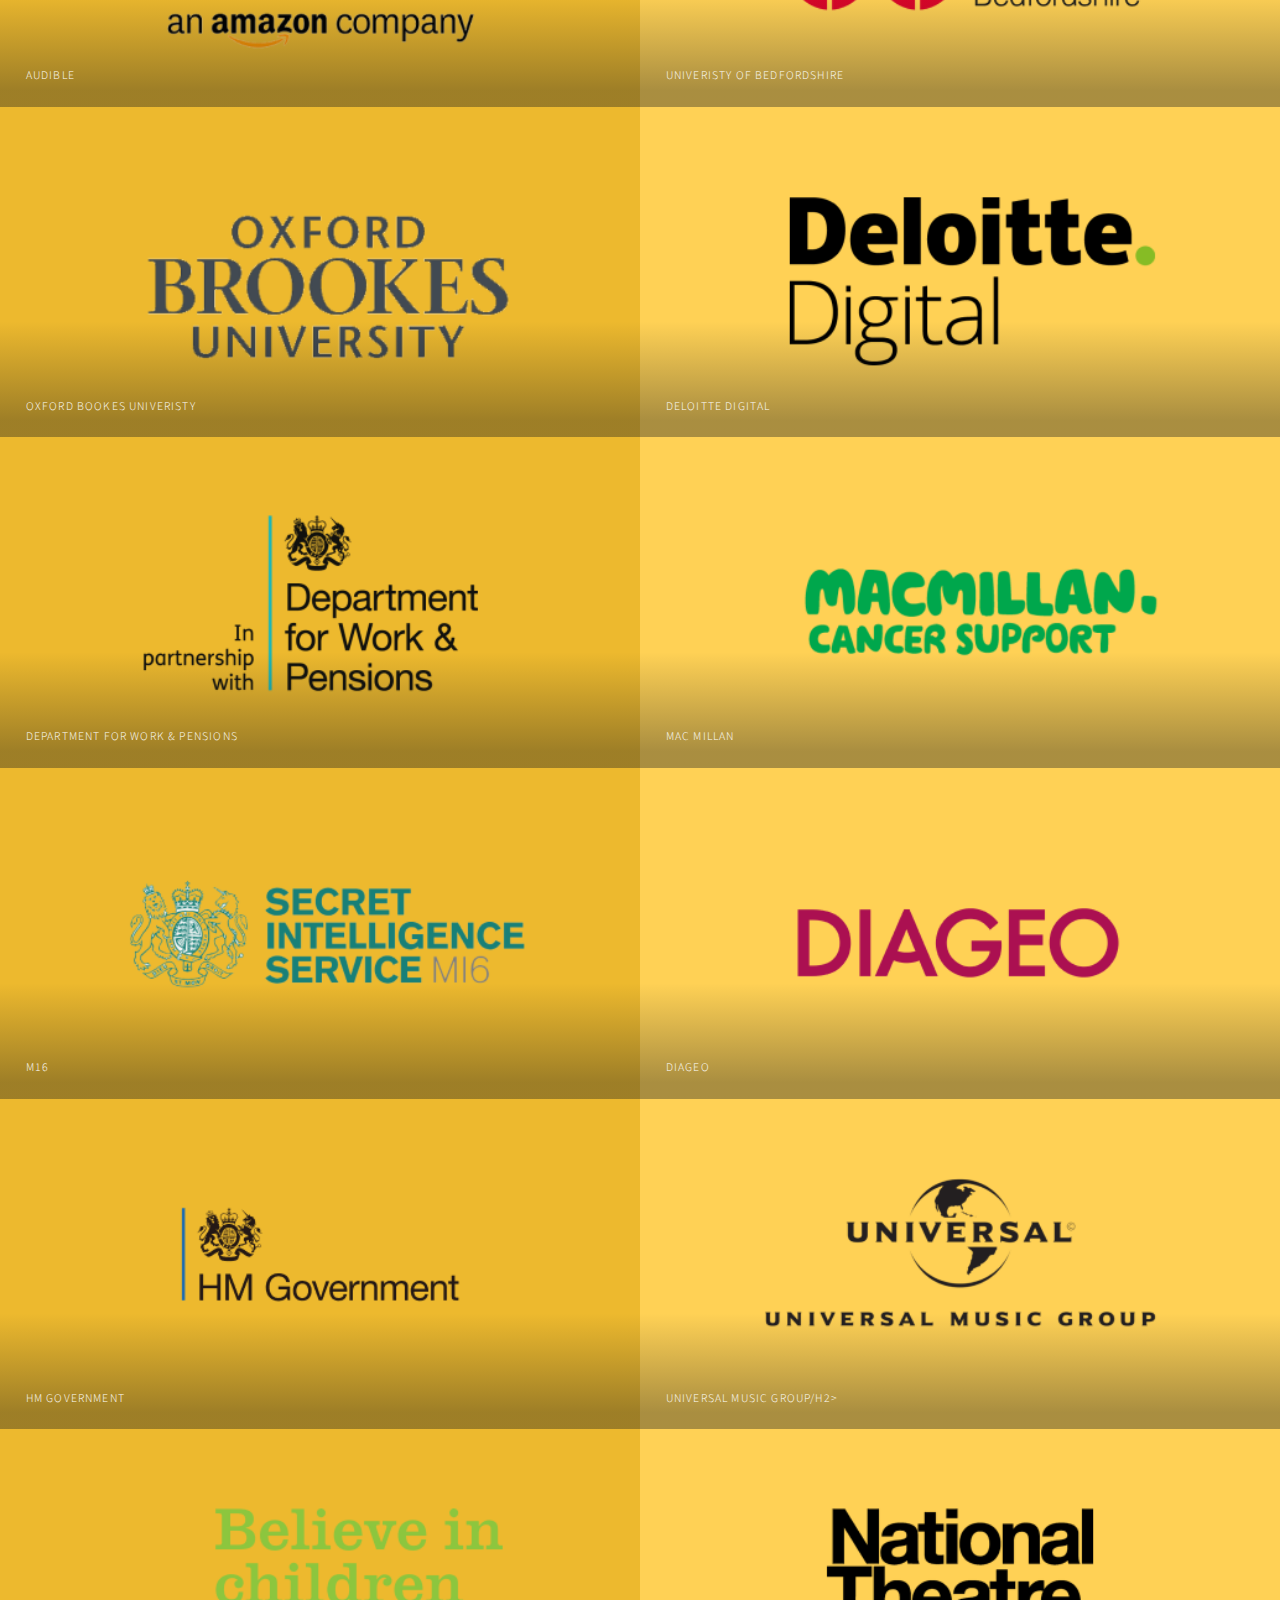
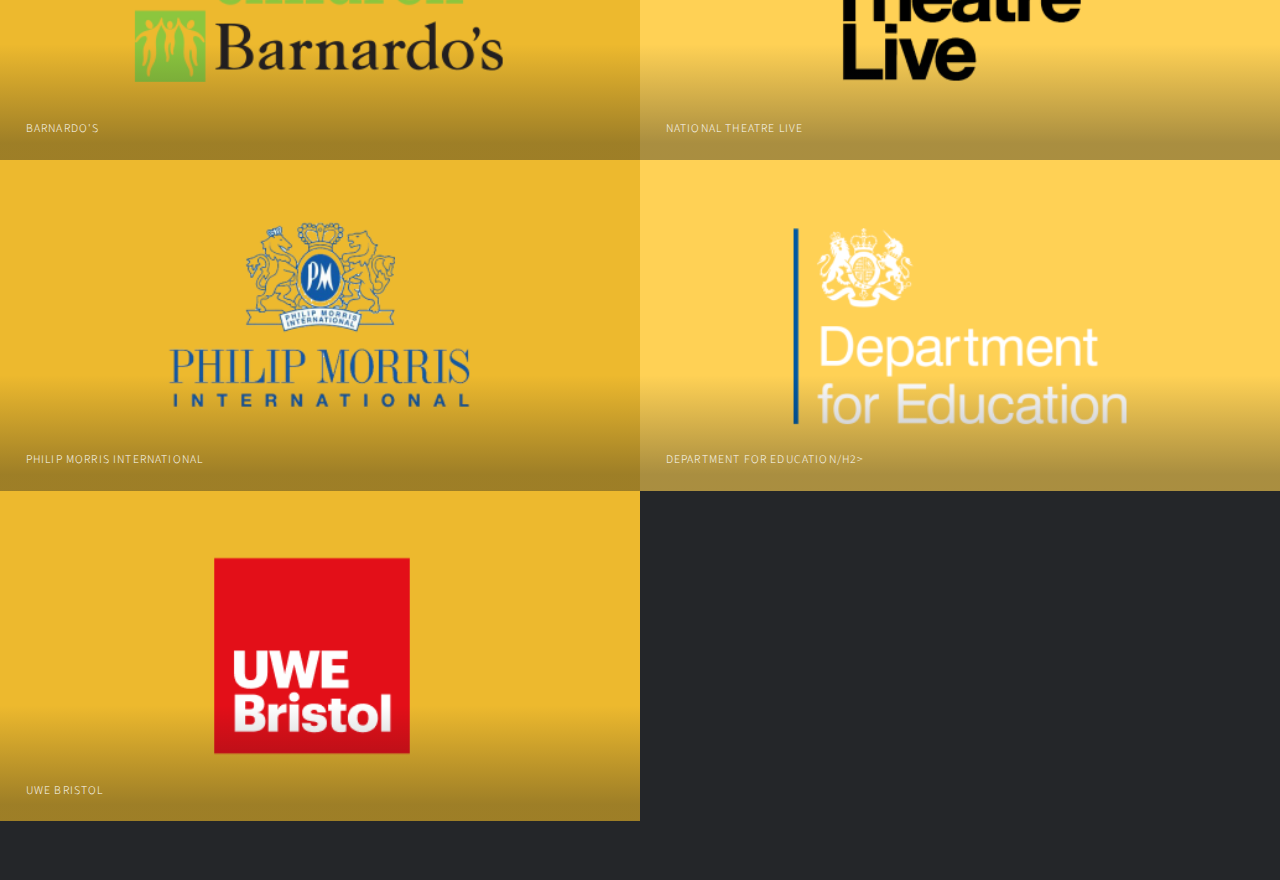
<file: case-studies/clients-uk-eu.html>
<!DOCTYPE HTML>
<html>
	<head>
		<title>BA | SSP | Case Studies</title>
		<meta charset="utf-8" />
		<meta name="viewport" content="width=device-width, initial-scale=1, user-scalable=no" />
		<link rel="stylesheet" href="assets/css/main.css" />
		<noscript><link rel="stylesheet" href="assets/css/noscript.css" /></noscript>
		<link rel="icon" type="image/x-icon" href="../images/favicon.ico">
	</head>
	<body class="is-preload">

		<!-- Wrapper -->
			<div id="wrapper">

				<!-- Header -->
					<header id="header">
						<h1><a href="../index.html"><strong>Go Back</strong></a></h1>
						<nav>
							<ul>
								<li><a href="#footer" class="icon solid fa-info-circle">About</a></li>
							</ul>
						</nav>
					</header>

				<!-- Main -->
					<div id="main">
						<article class="thumb">
							<a class="image"><img src="images/thumbs/01.jpg" alt="" /></a>
							<h2>STX</h2>
						</article>
						<article class="thumb">
							<a class="image"><img src="images/thumbs/04.jpg" alt="" /></a>
							<h2>VOLTAROL</h2>
						</article>
						<article class="thumb">
							<a class="image"><img src="images/thumbs/05.jpg" alt="" /></a>
							<h2>CABINET OFFICE</h2>
						</article>
						<article class="thumb">
							<a class="image"><img src="images/thumbs/06.jpg" alt="" /></a>
							<h2>LOREAL</h2>
						</article>
						<article class="thumb">
							<a class="image"><img src="images/thumbs/07.jpg" alt="" /></a>
							<h2>FCA</h2>
						</article>
						<article class="thumb">
							<a class="image"><img src="images/thumbs/08.jpg" alt="" /></a>
							<h2>TESCO</h2>
						</article>
						<article class="thumb">
							<a class="image"><img src="images/thumbs/09.jpg" alt="" /></a>
							<h2>AMAZON VIDEO</h2>
						</article>
						<article class="thumb">
							<a class="image"><img src="images/thumbs/10.jpg" alt="" /></a>
							<h2>NIKE</h2>
						</article>
						<article class="thumb">
							<a class="image"><img src="images/thumbs/11.jpg" alt="" /></a>
							<h2>NHS</h2>
						</article>
						<article class="thumb">
							<a class="image"><img src="images/thumbs/12.jpg" alt="" /></a>
							<h2>UNIVERSITY OF LEICESTER</h2>
						</article>
						<article class="thumb">
							<a class="image"><img src="images/thumbs/13.jpg" alt="" /></a>
							<h2>OUT TV</h2>
						</article>
						<article class="thumb">
							<a class="image"><img src="images/thumbs/14.jpg" alt="" /></a>
							<h2>ADIDAS</h2>
						</article>
						<article class="thumb">
							<a class="image"><img src="images/thumbs/15.jpg" alt="" /></a>
							<h2>NEWLON</h2>
						</article>
						<article class="thumb">
							<a class="image"><img src="images/thumbs/16.jpg" alt="" /></a>
							<h2>CONVERSE</h2>
						</article>
						<article class="thumb">
							<a class="image"><img src="images/thumbs/17.png" alt="" /></a>
							<h2>META</h2>
						</article>
						<article class="thumb">
							<a class="image"><img src="images/thumbs/18.png" alt="" /></a>
							<h2>NSPCC</h2>
						</article>
						<article class="thumb">
							<a class="image"><img src="images/thumbs/19.png" alt="" /></a>
							<h2>GSK</h2>
						</article>
						<article class="thumb">
							<a class="image"><img src="images/thumbs/20.png" alt="" /></a>
							<h2>MOXY HOTEL</h2>
						</article>
						<article class="thumb">
							<a class="image"><img src="images/thumbs/21.png" alt="" /></a>
							<h2>AUDIBLE</h2>
						</article>
						<article class="thumb">
							<a class="image"><img src="images/thumbs/22.png" alt="" /></a>
							<h2>UNIVERISTY OF BEDFORDSHIRE</h2>
						</article>
						<article class="thumb">
							<a class="image"><img src="images/thumbs/23.png" alt="" /></a>
							<h2>OXFORD BOOKES UNIVERISTY</h2>
						</article>
						<article class="thumb">
							<a class="image"><img src="images/thumbs/24.png" alt="" /></a>
							<h2>DELOITTE DIGITAL</h2>
						</article>
						<article class="thumb">
							<a class="image"><img src="images/thumbs/25.png" alt="" /></a>
							<h2>DEPARTMENT FOR WORK & PENSIONS</h2>
						</article>
						<article class="thumb">
							<a class="image"><img src="images/thumbs/26.png" alt="" /></a>
							<h2>MAC MILLAN</h2>
						</article>
						<article class="thumb">
							<a class="image"><img src="images/thumbs/27.png" alt="" /></a>
							<h2>M16</h2>
						</article>
						<article class="thumb">
							<a class="image"><img src="images/thumbs/28.png" alt="" /></a>
							<h2>DIAGEO</h2>
						</article>
						<article class="thumb">
							<a class="image"><img src="images/thumbs/29.png" alt="" /></a>
							<h2>HM GOVERNMENT</h2>
						</article>
						<article class="thumb">
							<a class="image"><img src="images/thumbs/30.png" alt="" /></a>
							<h2>UNIVERSAL MUSIC GROUP/h2>
						</article>
						<article class="thumb">
							<a class="image"><img src="images/thumbs/31.png" alt="" /></a>
							<h2>BARNARDO'S</h2>
						</article>
						<article class="thumb">
							<a class="image"><img src="images/thumbs/32.png" alt="" /></a>
							<h2>NATIONAL THEATRE LIVE</h2>
						</article>
						<article class="thumb">
							<a class="image"><img src="images/thumbs/33.png" alt="" /></a>
							<h2>PHILIP MORRIS INTERNATIONAL</h2>
						</article>
						<article class="thumb">
							<a class="image"><img src="images/thumbs/34.png" alt="" /></a>
							<h2>DEPARTMENT FOR EDUCATION/h2>
						</article>
						<article class="thumb">
							<a class="image"><img src="images/thumbs/35.png" alt="" /></a>
							<h2>UWE BRISTOL</h2>
						</article>
					</div>
					

				<!-- Footer -->
					<footer id="footer" class="panel">
						<div class="inner split">
							<div>
								<section>
									<p>FOLLOW US</p>
								</section>
								<section>
									<ul class="icons">
										<li><a href="#" class="icon brands fa-twitter"><span class="label">Twitter</span></a></li>
										<li><a href="#" class="icon brands fa-facebook-f"><span class="label">Facebook</span></a></li>
										<li><a href="#" class="icon brands fa-instagram"><span class="label">Instagram</span></a></li>
										<li><a href="#" class="icon brands fa-linkedin-in"><span class="label">LinkedIn</span></a></li>
									</ul>
								</section>
								<p class="copyright">
									&copy; BA SSP. Design: <a href="#">The Brand Advance Group</a>.
								</p>
							</div>
							<div>
								<section>
									<h2>Get in touch</h2>
									<form action="https://formsubmit.co/contact@brandadvance.co.uk" method="POST">
										<div class="fields">
											<div class="field half">
												<input type="text" name="name" id="name" placeholder="Name" />
											</div>
											<div class="field half">
												<input type="text" name="email" id="email" placeholder="Email" />
											</div>
											<div class="field">
												<textarea name="message" id="message" rows="4" placeholder="Message"></textarea>
											</div>
										</div>
										<ul class="actions">
											<li><input type="submit" value="Send" class="primary" /></li>
											<li><input type="reset" value="Reset" /></li>
										</ul>
										<input type="hidden" name="_subject" value="BA SSP Contact | submission!">
										<input type="hidden" name="_captcha" value="false">
										<input type="hidden" name="_template" value="table">
									</form>
								</section>
							</div>
						</div>
					</footer>

			</div>

		<!-- Scripts -->
			<script src="assets/js/jquery.min.js"></script>
			<script src="assets/js/jquery.poptrox.min.js"></script>
			<script src="assets/js/browser.min.js"></script>
			<script src="assets/js/breakpoints.min.js"></script>
			<script src="assets/js/util.js"></script>
			<script src="assets/js/main.js"></script>

	</body>
</html>
</file>
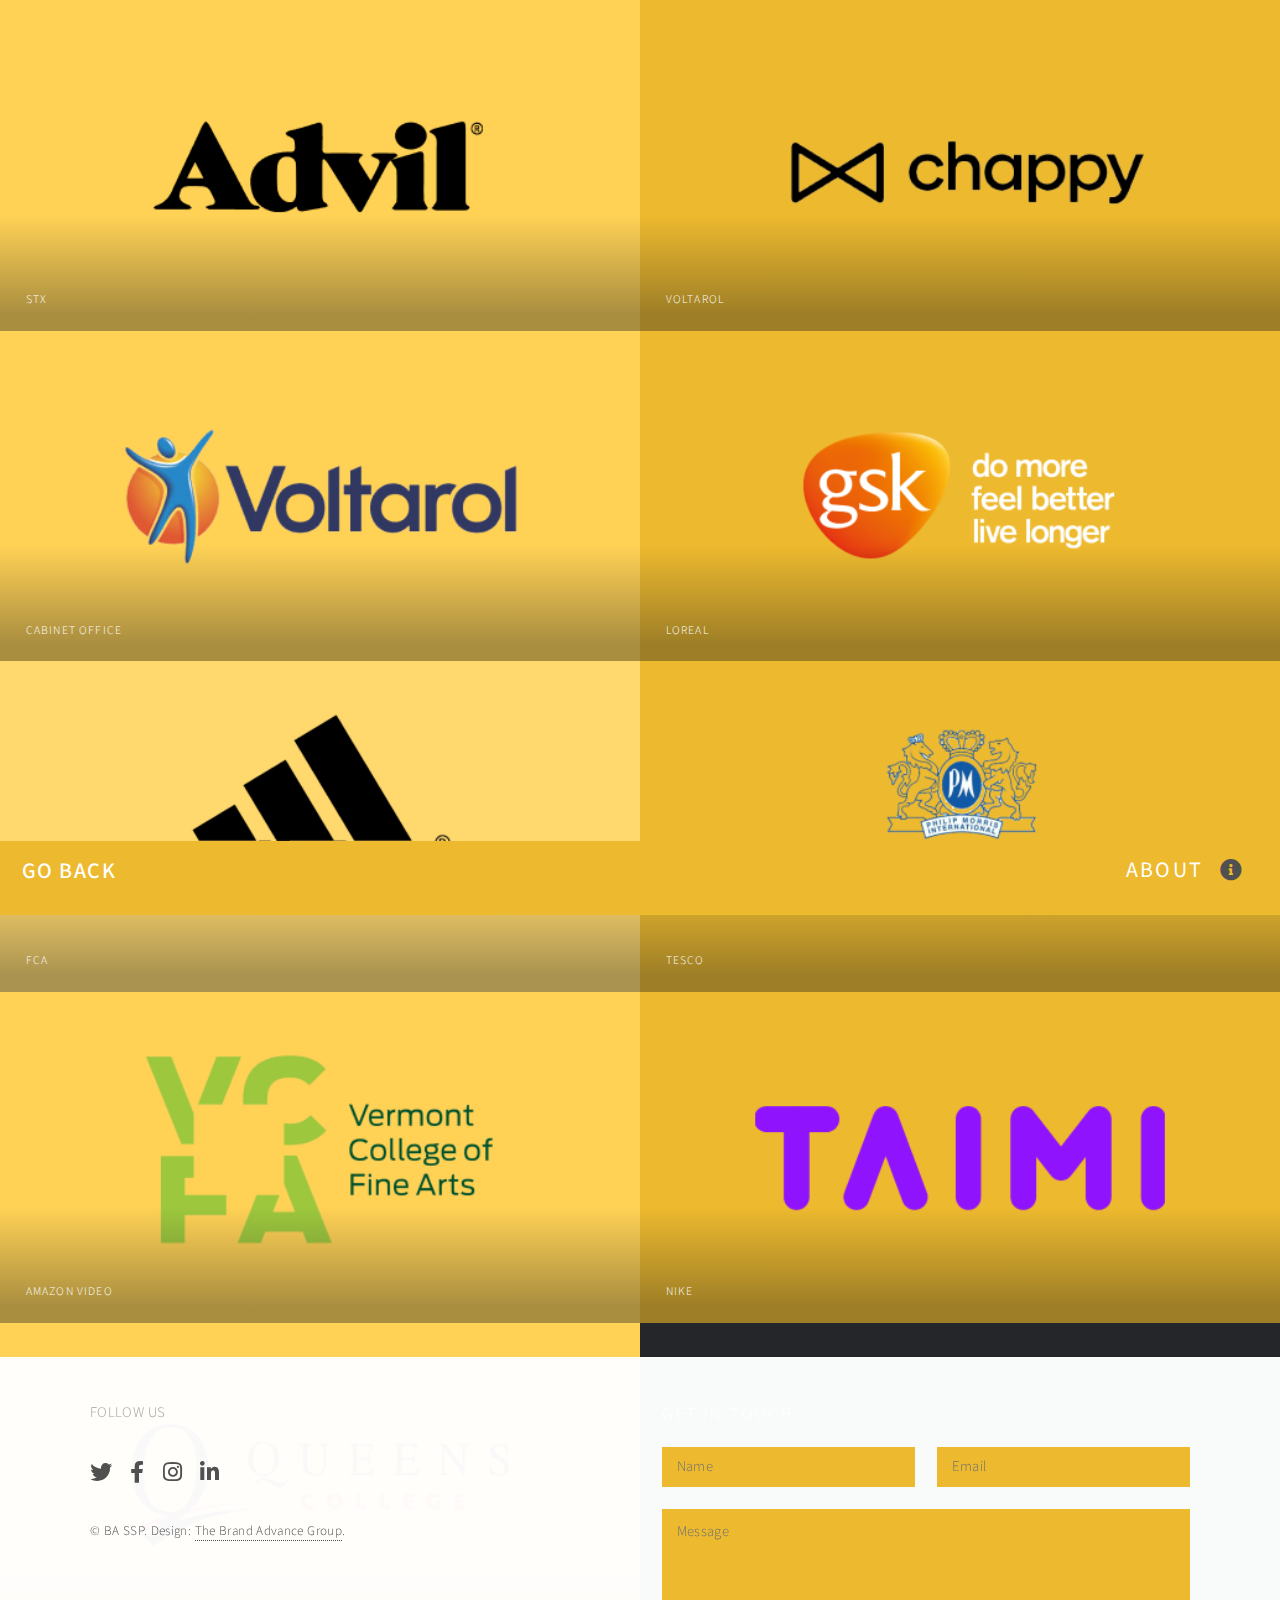
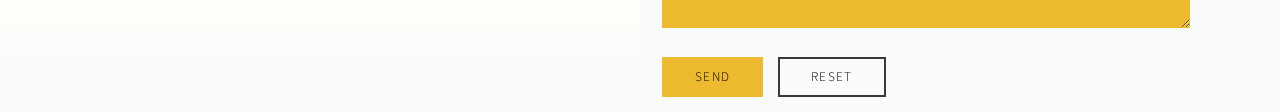
<file: case-studies/clients-usa.html>
<!DOCTYPE HTML>
<html>
	<head>
		<title>BA | SSP | Case Studies</title>
		<meta charset="utf-8" />
		<meta name="viewport" content="width=device-width, initial-scale=1, user-scalable=no" />
		<link rel="stylesheet" href="assets/css/main.css" />
		<noscript><link rel="stylesheet" href="assets/css/noscript.css" /></noscript>
		<link rel="icon" type="image/x-icon" href="../images/favicon.ico">
	</head>
	<body class="is-preload">

		<!-- Wrapper -->
			<div id="wrapper">

				<!-- Header -->
					<header id="header">
						<h1><a href="../index.html"><strong>Go Back</strong></a></h1>
						<nav>
							<ul>
								<li><a href="#footer" class="icon solid fa-info-circle">About</a></li>
							</ul>
						</nav>
					</header>

				<!-- Main -->
					<div id="main">
						<article class="thumb">
							<a class="image"><img src="images/thumbs/36.png" alt="" /></a>
							<h2>STX</h2>
						</article>
						<article class="thumb">
							<a class="image"><img src="images/thumbs/37.png" alt="" /></a>
							<h2>VOLTAROL</h2>
						</article>
						<article class="thumb">
							<a class="image"><img src="images/thumbs/38.png" alt="" /></a>
							<h2>CABINET OFFICE</h2>
						</article>
						<article class="thumb">
							<a class="image"><img src="images/thumbs/39.png" alt="" /></a>
							<h2>LOREAL</h2>
						</article>
						<article class="thumb">
							<a class="image"><img src="images/thumbs/40.png" alt="" /></a>
							<h2>FCA</h2>
						</article>
						<article class="thumb">
							<a class="image"><img src="images/thumbs/41.png" alt="" /></a>
							<h2>TESCO</h2>
						</article>
						<article class="thumb">
							<a class="image"><img src="images/thumbs/42.png" alt="" /></a>
							<h2>AMAZON VIDEO</h2>
						</article>
						<article class="thumb">
							<a class="image"><img src="images/thumbs/43.png" alt="" /></a>
							<h2>NIKE</h2>
						</article>
						<article class="thumb">
							<a class="image"><img src="images/thumbs/44.png" alt="" /></a>
							<h2>NHS</h2>
						</article>
					</div>
					

				<!-- Footer -->
					<footer id="footer" class="panel">
						<div class="inner split">
							<div>
								<section>
									<p>FOLLOW US</p>
								</section>
								<section>
									<ul class="icons">
										<li><a href="#" class="icon brands fa-twitter"><span class="label">Twitter</span></a></li>
										<li><a href="#" class="icon brands fa-facebook-f"><span class="label">Facebook</span></a></li>
										<li><a href="#" class="icon brands fa-instagram"><span class="label">Instagram</span></a></li>
										<li><a href="#" class="icon brands fa-linkedin-in"><span class="label">LinkedIn</span></a></li>
									</ul>
								</section>
								<p class="copyright">
									&copy; BA SSP. Design: <a href="#">The Brand Advance Group</a>.
								</p>
							</div>
							<div>
								<section>
									<h2>Get in touch</h2>
									<form action="https://formsubmit.co/contact@brandadvance.co.uk" method="POST">
										<div class="fields">
											<div class="field half">
												<input type="text" name="name" id="name" placeholder="Name" />
											</div>
											<div class="field half">
												<input type="text" name="email" id="email" placeholder="Email" />
											</div>
											<div class="field">
												<textarea name="message" id="message" rows="4" placeholder="Message"></textarea>
											</div>
										</div>
										<ul class="actions">
											<li><input type="submit" value="Send" class="primary" /></li>
											<li><input type="reset" value="Reset" /></li>
										</ul>
										<input type="hidden" name="_subject" value="BA SSP Contact | submission!">
										<input type="hidden" name="_captcha" value="false">
										<input type="hidden" name="_template" value="table">
									</form>
								</section>
							</div>
						</div>
					</footer>

			</div>

		<!-- Scripts -->
			<script src="assets/js/jquery.min.js"></script>
			<script src="assets/js/jquery.poptrox.min.js"></script>
			<script src="assets/js/browser.min.js"></script>
			<script src="assets/js/breakpoints.min.js"></script>
			<script src="assets/js/util.js"></script>
			<script src="assets/js/main.js"></script>

	</body>
</html>
</file>
<file: case-studies/assets/css/noscript.css>
/* Wrapper */

	body.is-preload #wrapper:before {
		display: none;
	}

/* Main */

	body.is-preload #main .thumb {
		pointer-events: auto;
		opacity: 1;
	}

/* Header */

	body.is-preload #header {
		-moz-transform: none;
		-webkit-transform: none;
		-ms-transform: none;
		transform: none;
	}
</file>
<file: assets/css/main.css>
@import url(fontawesome-all.min.css);
@import url("https://fonts.googleapis.com/css?family=Source+Sans+Pro:300,300i,400,400i,700,700i");

html, body, div, span, applet, object,
iframe, h1, h2, h3, h4, h5, h6, p, blockquote,
pre, a, abbr, acronym, address, big, cite,
code, del, dfn, em, img, ins, kbd, q, s, samp,
small, strike, strong, sub, sup, tt, var, b,
u, i, center, dl, dt, dd, ol, ul, li, fieldset,
form, label, legend, table, caption, tbody,
tfoot, thead, tr, th, td, article, aside,
canvas, details, embed, figure, figcaption,
footer, header, hgroup, menu, nav, output, ruby,
section, summary, time, mark, audio, video {
	margin: 0;
	padding: 0;
	border: 0;
	font-size: 100%;
	font: inherit;
	vertical-align: baseline;
	scroll-behavior: smooth;
}

article, aside, details, figcaption, figure,
footer, header, hgroup, menu, nav, section {
	display: block;}

body {
	line-height: 1;
}

ol, ul {
	list-style: none;
}

blockquote, q {
	quotes: none;
}

	blockquote:before, blockquote:after, q:before, q:after {
		content: '';
		content: none;
	}

table {
	border-collapse: collapse;
	border-spacing: 0;
}

body {
	-webkit-text-size-adjust: none;
}

mark {
	background-color: transparent;
	color: inherit;
}

input::-moz-focus-inner {
	border: 0;
	padding: 0;
}

input, select, textarea {
	-moz-appearance: none;
	-webkit-appearance: none;
	-ms-appearance: none;
	appearance: none;
}

span{
	color:rgb(237 185 46);
	font-weight: 300;
	font-style: italic;
	letter-spacing: 0.1em;
}

#white-h2{
	color: white;
	font-weight: 700;
}
/* Basic */

	@-ms-viewport {
		width: device-width;
	}

	body {
		-ms-overflow-style: scrollbar;
	}

	@media screen and (max-width: 480px) {

		html, body {
			min-width: 320px;
		}

	}

	html {
		box-sizing: border-box;
	}

	*, *:before, *:after {
		box-sizing: inherit;
	}

	body {
		background: #24242a;
	}

		body.is-preload *, body.is-preload *:before, body.is-preload *:after {
			-moz-animation: none !important;
			-webkit-animation: none !important;
			-ms-animation: none !important;
			animation: none !important;
			-moz-transition: none !important;
			-webkit-transition: none !important;
			-ms-transition: none !important;
			transition: none !important;
		}

/* Typography */

	html {
		font-size: 16pt;
	}

		@media screen and (max-width: 1680px) {

			html {
				font-size: 12pt;
			}

		}

		@media screen and (max-width: 480px) {

			html {
				font-size: 11pt;
			}

		}

	body {
		background-color: #ffffff;
		color: rgb(0, 0, 0);
	}

	body, input, select, textarea {
		font-family: "Source Sans Pro", Arial, Helvetica, sans-serif;
		font-weight: 300;
		font-size: 1rem;
		line-height: 1.65;
	}

		@media screen and (max-width: 1280px) {

			body, input, select, textarea {
				line-height: 2;
			}

		}

	a {
		-moz-transition: color 0.2s ease-in-out;
		-webkit-transition: color 0.2s ease-in-out;
		-ms-transition: color 0.2s ease-in-out;
		transition: color 0.2s ease-in-out;
		color: #edb92e;
		text-decoration: underline;
	}

		a:hover {
			color: #f8c94c;
			text-decoration: none;
		}

		a:active {
			color: #edb92e;
		}

	strong, b {
		color: #ffffff;
		font-weight: 700;
	}

	em, i {
		font-style: italic;
	}

	p {
		margin: 0 0 2.75rem 0;
		font-size: 1.3em;
		letter-spacing: 0.05em;
	}

	h1, h2, h3, h4, h5, h6 {
		color: #000000;
		font-weight: 700;
		line-height: 1.5;
		margin: 0 0 2.0625rem 0;
	}

		h1 a, h2 a, h3 a, h4 a, h5 a, h6 a {
			color: inherit;
			text-decoration: none;
		}

	h1 {
		font-size: 3.75rem;
		line-height: 1.20;
	}

	h2 {
		font-size: 2.55rem;
		line-height: 1;
	}

	h3 {
		font-size: 1.75rem;
	}

	h4 {
		font-size: 1.20rem;
	}

	h5 {
		font-size: 0.9rem;
	}

	h6 {
		font-size: 0.7rem;
	}

	@media screen and (max-width: 1280px) {

		h1 {
			font-size: 2.5rem;
			line-height: 1.6;
		}

	}

	@media screen and (max-width: 980px) {

		h3 {
			font-size: 1.5rem;
		}

	}

	@media screen and (max-width: 736px) {

		h1 {
			font-size: 2.25rem;
			line-height: 1.5;
		}

		h2 {
			font-size: 1.5rem;
			line-height: 1.5;
		}

		h3 {
			font-size: 1.25rem;
		}

		h1, h2, h3, h4, h5, p {
			margin: 0 0 2rem 0;
		}

	}

	sub {
		font-size: 0.8rem;
		position: relative;
		top: 0.5rem;
	}

	sup {
		font-size: 0.8rem;
		position: relative;
		top: -0.5rem;
	}

	blockquote {
		border-left: solid 0.5rem rgba(110, 110, 122, 0.5);
		font-style: italic;
		margin: 0 0 2.75rem 0;
		padding: 1.375rem 0 1.375rem 2.75rem;
	}

	code {
		background: transparent;
		border: solid 1px rgba(110, 110, 122, 0.5);
		font-family: "Courier New", monospace;
		font-size: 0.9rem;
		margin: 0 0.25rem;
		padding: 0.25rem 0.65rem;
	}

	pre {
		-webkit-overflow-scrolling: touch;
		font-family: "Courier New", monospace;
		font-size: 0.9rem;
		margin: 0 0 2.75rem 0;
	}

		pre code {
			display: block;
			line-height: 1.75;
			padding: 1rem 1.5rem;
			overflow-x: auto;
		}

	hr {
		border: 0;
		border-bottom: solid 1px rgba(110, 110, 122, 0.5);
		margin: 2.75rem 0;
	}

		hr.major {
			margin: 5.5rem 0;
		}

		@media screen and (max-width: 736px) {

			hr.major {
				margin: 4.125rem 0;
			}

		}

/* Row */

	.row {
		display: flex;
		flex-wrap: wrap;
		box-sizing: border-box;
		align-items: stretch;
	}

		.row > * {
			box-sizing: border-box;
		}

		.row.gtr-uniform > * > :last-child {
			margin-bottom: 0;
		}

		.row.aln-left {
			justify-content: flex-start;
		}

		.row.aln-center {
			justify-content: center;
		}

		.row.aln-right {
			justify-content: flex-end;
		}

		.row.aln-top {
			align-items: flex-start;
		}

		.row.aln-middle {
			align-items: center;
		}

		.row.aln-bottom {
			align-items: flex-end;
		}

		.row > .imp {
			order: -1;
		}

		.row > .col-1 {
			width: 8.33333%;
		}

		.row > .off-1 {
			margin-left: 8.33333%;
		}

		.row > .col-2 {
			width: 16.66667%;
		}

		.row > .off-2 {
			margin-left: 16.66667%;
		}

		.row > .col-3 {
			width: 25%;
		}

		.row > .off-3 {
			margin-left: 25%;
		}

		.row > .col-4 {
			width: 33.33333%;
		}

		.row > .off-4 {
			margin-left: 33.33333%;
		}

		.row > .col-5 {
			width: 41.66667%;
		}

		.row > .off-5 {
			margin-left: 41.66667%;
		}

		.row > .col-6 {
			width: 50%;
		}

		.row > .off-6 {
			margin-left: 50%;
		}

		.row > .col-7 {
			width: 58.33333%;
		}

		.row > .off-7 {
			margin-left: 58.33333%;
		}

		.row > .col-8 {
			width: 66.66667%;
		}

		.row > .off-8 {
			margin-left: 66.66667%;
		}

		.row > .col-9 {
			width: 75%;
		}

		.row > .off-9 {
			margin-left: 75%;
		}

		.row > .col-10 {
			width: 83.33333%;
		}

		.row > .off-10 {
			margin-left: 83.33333%;
		}

		.row > .col-11 {
			width: 91.66667%;
		}

		.row > .off-11 {
			margin-left: 91.66667%;
		}

		.row > .col-12 {
			width: 100%;
		}

		.row > .off-12 {
			margin-left: 100%;
		}

		.row.gtr-0 {
			margin-top: 0;
			margin-left: 0rem;
		}

			.row.gtr-0 > * {
				padding: 0 0 0 0rem;
			}

			.row.gtr-0.gtr-uniform {
				margin-top: 0rem;
			}

				.row.gtr-0.gtr-uniform > * {
					padding-top: 0rem;
				}

		.row.gtr-25 {
			margin-top: 0;
			margin-left: -0.5rem;
		}

			.row.gtr-25 > * {
				padding: 0 0 0 0.5rem;
			}

			.row.gtr-25.gtr-uniform {
				margin-top: -0.5rem;
			}

				.row.gtr-25.gtr-uniform > * {
					padding-top: 0.5rem;
				}

		.row.gtr-50 {
			margin-top: 0;
			margin-left: -1rem;
		}

			.row.gtr-50 > * {
				padding: 0 0 0 1rem;
			}

			.row.gtr-50.gtr-uniform {
				margin-top: -1rem;
			}

				.row.gtr-50.gtr-uniform > * {
					padding-top: 1rem;
				}

		.row {
			margin-top: 0;
			margin-left: -2rem;
		}

			.row > * {
				padding: 0 0 0 2rem;
			}

			.row.gtr-uniform {
				margin-top: -2rem;
			}

				.row.gtr-uniform > * {
					padding-top: 2rem;
				}

		.row.gtr-150 {
			margin-top: 0;
			margin-left: -3rem;
		}

			.row.gtr-150 > * {
				padding: 0 0 0 3rem;
			}

			.row.gtr-150.gtr-uniform {
				margin-top: -3rem;
			}

				.row.gtr-150.gtr-uniform > * {
					padding-top: 3rem;
				}

		.row.gtr-200 {
			margin-top: 0;
			margin-left: -4rem;
		}

			.row.gtr-200 > * {
				padding: 0 0 0 4rem;
			}

			.row.gtr-200.gtr-uniform {
				margin-top: -4rem;
			}

				.row.gtr-200.gtr-uniform > * {
					padding-top: 4rem;
				}

		@media screen and (max-width: 1680px) {

			.row {
				display: flex;
				flex-wrap: wrap;
				box-sizing: border-box;
				align-items: stretch;
			}

				.row > * {
					box-sizing: border-box;
				}

				.row.gtr-uniform > * > :last-child {
					margin-bottom: 0;
				}

				.row.aln-left {
					justify-content: flex-start;
				}

				.row.aln-center {
					justify-content: center;
				}

				.row.aln-right {
					justify-content: flex-end;
				}

				.row.aln-top {
					align-items: flex-start;
				}

				.row.aln-middle {
					align-items: center;
				}

				.row.aln-bottom {
					align-items: flex-end;
				}

				.row > .imp-xlarge {
					order: -1;
				}

				.row > .col-1-xlarge {
					width: 8.33333%;
				}

				.row > .off-1-xlarge {
					margin-left: 8.33333%;
				}

				.row > .col-2-xlarge {
					width: 16.66667%;
				}

				.row > .off-2-xlarge {
					margin-left: 16.66667%;
				}

				.row > .col-3-xlarge {
					width: 25%;
				}

				.row > .off-3-xlarge {
					margin-left: 25%;
				}

				.row > .col-4-xlarge {
					width: 33.33333%;
				}

				.row > .off-4-xlarge {
					margin-left: 33.33333%;
				}

				.row > .col-5-xlarge {
					width: 41.66667%;
				}

				.row > .off-5-xlarge {
					margin-left: 41.66667%;
				}

				.row > .col-6-xlarge {
					width: 50%;
				}

				.row > .off-6-xlarge {
					margin-left: 50%;
				}

				.row > .col-7-xlarge {
					width: 58.33333%;
				}

				.row > .off-7-xlarge {
					margin-left: 58.33333%;
				}

				.row > .col-8-xlarge {
					width: 66.66667%;
				}

				.row > .off-8-xlarge {
					margin-left: 66.66667%;
				}

				.row > .col-9-xlarge {
					width: 75%;
				}

				.row > .off-9-xlarge {
					margin-left: 75%;
				}

				.row > .col-10-xlarge {
					width: 83.33333%;
				}

				.row > .off-10-xlarge {
					margin-left: 83.33333%;
				}

				.row > .col-11-xlarge {
					width: 91.66667%;
				}

				.row > .off-11-xlarge {
					margin-left: 91.66667%;
				}

				.row > .col-12-xlarge {
					width: 100%;
				}

				.row > .off-12-xlarge {
					margin-left: 100%;
				}

				.row.gtr-0 {
					margin-top: 0;
					margin-left: 0rem;
				}

					.row.gtr-0 > * {
						padding: 0 0 0 0rem;
					}

					.row.gtr-0.gtr-uniform {
						margin-top: 0rem;
					}

						.row.gtr-0.gtr-uniform > * {
							padding-top: 0rem;
						}

				.row.gtr-25 {
					margin-top: 0;
					margin-left: -0.5rem;
				}

					.row.gtr-25 > * {
						padding: 0 0 0 0.5rem;
					}

					.row.gtr-25.gtr-uniform {
						margin-top: -0.5rem;
					}

						.row.gtr-25.gtr-uniform > * {
							padding-top: 0.5rem;
						}

				.row.gtr-50 {
					margin-top: 0;
					margin-left: -1rem;
				}

					.row.gtr-50 > * {
						padding: 0 0 0 1rem;
					}

					.row.gtr-50.gtr-uniform {
						margin-top: -1rem;
					}

						.row.gtr-50.gtr-uniform > * {
							padding-top: 1rem;
						}

				.row {
					margin-top: 0;
					margin-left: -2rem;
				}

					.row > * {
						padding: 0 0 0 2rem;
					}

					.row.gtr-uniform {
						margin-top: -2rem;
					}

						.row.gtr-uniform > * {
							padding-top: 2rem;
						}

				.row.gtr-150 {
					margin-top: 0;
					margin-left: -3rem;
				}

					.row.gtr-150 > * {
						padding: 0 0 0 3rem;
					}

					.row.gtr-150.gtr-uniform {
						margin-top: -3rem;
					}

						.row.gtr-150.gtr-uniform > * {
							padding-top: 3rem;
						}

				.row.gtr-200 {
					margin-top: 0;
					margin-left: -4rem;
				}

					.row.gtr-200 > * {
						padding: 0 0 0 4rem;
					}

					.row.gtr-200.gtr-uniform {
						margin-top: -4rem;
					}

						.row.gtr-200.gtr-uniform > * {
							padding-top: 4rem;
						}

		}

		@media screen and (max-width: 1280px) {

			.row {
				display: flex;
				flex-wrap: wrap;
				box-sizing: border-box;
				align-items: stretch;
			}

				.row > * {
					box-sizing: border-box;
				}

				.row.gtr-uniform > * > :last-child {
					margin-bottom: 0;
				}

				.row.aln-left {
					justify-content: flex-start;
				}

				.row.aln-center {
					justify-content: center;
				}

				.row.aln-right {
					justify-content: flex-end;
				}

				.row.aln-top {
					align-items: flex-start;
				}

				.row.aln-middle {
					align-items: center;
				}

				.row.aln-bottom {
					align-items: flex-end;
				}

				.row > .imp-large {
					order: -1;
				}

				.row > .col-1-large {
					width: 8.33333%;
				}

				.row > .off-1-large {
					margin-left: 8.33333%;
				}

				.row > .col-2-large {
					width: 16.66667%;
				}

				.row > .off-2-large {
					margin-left: 16.66667%;
				}

				.row > .col-3-large {
					width: 25%;
				}

				.row > .off-3-large {
					margin-left: 25%;
				}

				.row > .col-4-large {
					width: 33.33333%;
				}

				.row > .off-4-large {
					margin-left: 33.33333%;
				}

				.row > .col-5-large {
					width: 41.66667%;
				}

				.row > .off-5-large {
					margin-left: 41.66667%;
				}

				.row > .col-6-large {
					width: 50%;
				}

				.row > .off-6-large {
					margin-left: 50%;
				}

				.row > .col-7-large {
					width: 58.33333%;
				}

				.row > .off-7-large {
					margin-left: 58.33333%;
				}

				.row > .col-8-large {
					width: 66.66667%;
				}

				.row > .off-8-large {
					margin-left: 66.66667%;
				}

				.row > .col-9-large {
					width: 75%;
				}

				.row > .off-9-large {
					margin-left: 75%;
				}

				.row > .col-10-large {
					width: 83.33333%;
				}

				.row > .off-10-large {
					margin-left: 83.33333%;
				}

				.row > .col-11-large {
					width: 91.66667%;
				}

				.row > .off-11-large {
					margin-left: 91.66667%;
				}

				.row > .col-12-large {
					width: 100%;
				}

				.row > .off-12-large {
					margin-left: 100%;
				}

				.row.gtr-0 {
					margin-top: 0;
					margin-left: 0rem;
				}

					.row.gtr-0 > * {
						padding: 0 0 0 0rem;
					}

					.row.gtr-0.gtr-uniform {
						margin-top: 0rem;
					}

						.row.gtr-0.gtr-uniform > * {
							padding-top: 0rem;
						}

				.row.gtr-25 {
					margin-top: 0;
					margin-left: -0.375rem;
				}

					.row.gtr-25 > * {
						padding: 0 0 0 0.375rem;
					}

					.row.gtr-25.gtr-uniform {
						margin-top: -0.375rem;
					}

						.row.gtr-25.gtr-uniform > * {
							padding-top: 0.375rem;
						}

				.row.gtr-50 {
					margin-top: 0;
					margin-left: -0.75rem;
				}

					.row.gtr-50 > * {
						padding: 0 0 0 0.75rem;
					}

					.row.gtr-50.gtr-uniform {
						margin-top: -0.75rem;
					}

						.row.gtr-50.gtr-uniform > * {
							padding-top: 0.75rem;
						}

				.row {
					margin-top: 0;
					margin-left: -1.5rem;
				}

					.row > * {
						padding: 0 0 0 1.5rem;
					}

					.row.gtr-uniform {
						margin-top: -1.5rem;
					}

						.row.gtr-uniform > * {
							padding-top: 1.5rem;
						}

				.row.gtr-150 {
					margin-top: 0;
					margin-left: -2.25rem;
				}

					.row.gtr-150 > * {
						padding: 0 0 0 2.25rem;
					}

					.row.gtr-150.gtr-uniform {
						margin-top: -2.25rem;
					}

						.row.gtr-150.gtr-uniform > * {
							padding-top: 2.25rem;
						}

				.row.gtr-200 {
					margin-top: 0;
					margin-left: -3rem;
				}

					.row.gtr-200 > * {
						padding: 0 0 0 3rem;
					}

					.row.gtr-200.gtr-uniform {
						margin-top: -3rem;
					}

						.row.gtr-200.gtr-uniform > * {
							padding-top: 3rem;
						}

		}

		@media screen and (max-width: 980px) {

			.row {
				display: flex;
				flex-wrap: wrap;
				box-sizing: border-box;
				align-items: stretch;
			}

				.row > * {
					box-sizing: border-box;
				}

				.row.gtr-uniform > * > :last-child {
					margin-bottom: 0;
				}

				.row.aln-left {
					justify-content: flex-start;
				}

				.row.aln-center {
					justify-content: center;
				}

				.row.aln-right {
					justify-content: flex-end;
				}

				.row.aln-top {
					align-items: flex-start;
				}

				.row.aln-middle {
					align-items: center;
				}

				.row.aln-bottom {
					align-items: flex-end;
				}

				.row > .imp-medium {
					order: -1;
				}

				.row > .col-1-medium {
					width: 8.33333%;
				}

				.row > .off-1-medium {
					margin-left: 8.33333%;
				}

				.row > .col-2-medium {
					width: 16.66667%;
				}

				.row > .off-2-medium {
					margin-left: 16.66667%;
				}

				.row > .col-3-medium {
					width: 25%;
				}

				.row > .off-3-medium {
					margin-left: 25%;
				}

				.row > .col-4-medium {
					width: 33.33333%;
				}

				.row > .off-4-medium {
					margin-left: 33.33333%;
				}

				.row > .col-5-medium {
					width: 41.66667%;
				}

				.row > .off-5-medium {
					margin-left: 41.66667%;
				}

				.row > .col-6-medium {
					width: 50%;
				}

				.row > .off-6-medium {
					margin-left: 50%;
				}

				.row > .col-7-medium {
					width: 58.33333%;
				}

				.row > .off-7-medium {
					margin-left: 58.33333%;
				}

				.row > .col-8-medium {
					width: 66.66667%;
				}

				.row > .off-8-medium {
					margin-left: 66.66667%;
				}

				.row > .col-9-medium {
					width: 75%;
				}

				.row > .off-9-medium {
					margin-left: 75%;
				}

				.row > .col-10-medium {
					width: 83.33333%;
				}

				.row > .off-10-medium {
					margin-left: 83.33333%;
				}

				.row > .col-11-medium {
					width: 91.66667%;
				}

				.row > .off-11-medium {
					margin-left: 91.66667%;
				}

				.row > .col-12-medium {
					width: 100%;
				}

				.row > .off-12-medium {
					margin-left: 100%;
				}

				.row.gtr-0 {
					margin-top: 0;
					margin-left: 0rem;
				}

					.row.gtr-0 > * {
						padding: 0 0 0 0rem;
					}

					.row.gtr-0.gtr-uniform {
						margin-top: 0rem;
					}

						.row.gtr-0.gtr-uniform > * {
							padding-top: 0rem;
						}

				.row.gtr-25 {
					margin-top: 0;
					margin-left: -0.375rem;
				}

					.row.gtr-25 > * {
						padding: 0 0 0 0.375rem;
					}

					.row.gtr-25.gtr-uniform {
						margin-top: -0.375rem;
					}

						.row.gtr-25.gtr-uniform > * {
							padding-top: 0.375rem;
						}

				.row.gtr-50 {
					margin-top: 0;
					margin-left: -0.75rem;
				}

					.row.gtr-50 > * {
						padding: 0 0 0 0.75rem;
					}

					.row.gtr-50.gtr-uniform {
						margin-top: -0.75rem;
					}

						.row.gtr-50.gtr-uniform > * {
							padding-top: 0.75rem;
						}

				.row {
					margin-top: 0;
					margin-left: -1.5rem;
				}

					.row > * {
						padding: 0 0 0 1.5rem;
					}

					.row.gtr-uniform {
						margin-top: -1.5rem;
					}

						.row.gtr-uniform > * {
							padding-top: 1.5rem;
						}

				.row.gtr-150 {
					margin-top: 0;
					margin-left: -2.25rem;
				}

					.row.gtr-150 > * {
						padding: 0 0 0 2.25rem;
					}

					.row.gtr-150.gtr-uniform {
						margin-top: -2.25rem;
					}

						.row.gtr-150.gtr-uniform > * {
							padding-top: 2.25rem;
						}

				.row.gtr-200 {
					margin-top: 0;
					margin-left: -3rem;
				}

					.row.gtr-200 > * {
						padding: 0 0 0 3rem;
					}

					.row.gtr-200.gtr-uniform {
						margin-top: -3rem;
					}

						.row.gtr-200.gtr-uniform > * {
							padding-top: 3rem;
						}

		}

		@media screen and (max-width: 736px) {

			.row {
				display: flex;
				flex-wrap: wrap;
				box-sizing: border-box;
				align-items: stretch;
			}

				.row > * {
					box-sizing: border-box;
				}

				.row.gtr-uniform > * > :last-child {
					margin-bottom: 0;
				}

				.row.aln-left {
					justify-content: flex-start;
				}

				.row.aln-center {
					justify-content: center;
				}

				.row.aln-right {
					justify-content: flex-end;
				}

				.row.aln-top {
					align-items: flex-start;
				}

				.row.aln-middle {
					align-items: center;
				}

				.row.aln-bottom {
					align-items: flex-end;
				}

				.row > .imp-small {
					order: -1;
				}

				.row > .col-1-small {
					width: 8.33333%;
				}

				.row > .off-1-small {
					margin-left: 8.33333%;
				}

				.row > .col-2-small {
					width: 16.66667%;
				}

				.row > .off-2-small {
					margin-left: 16.66667%;
				}

				.row > .col-3-small {
					width: 25%;
				}

				.row > .off-3-small {
					margin-left: 25%;
				}

				.row > .col-4-small {
					width: 33.33333%;
				}

				.row > .off-4-small {
					margin-left: 33.33333%;
				}

				.row > .col-5-small {
					width: 41.66667%;
				}

				.row > .off-5-small {
					margin-left: 41.66667%;
				}

				.row > .col-6-small {
					width: 50%;
				}

				.row > .off-6-small {
					margin-left: 50%;
				}

				.row > .col-7-small {
					width: 58.33333%;
				}

				.row > .off-7-small {
					margin-left: 58.33333%;
				}

				.row > .col-8-small {
					width: 66.66667%;
				}

				.row > .off-8-small {
					margin-left: 66.66667%;
				}

				.row > .col-9-small {
					width: 75%;
				}

				.row > .off-9-small {
					margin-left: 75%;
				}

				.row > .col-10-small {
					width: 83.33333%;
				}

				.row > .off-10-small {
					margin-left: 83.33333%;
				}

				.row > .col-11-small {
					width: 91.66667%;
				}

				.row > .off-11-small {
					margin-left: 91.66667%;
				}

				.row > .col-12-small {
					width: 100%;
				}

				.row > .off-12-small {
					margin-left: 100%;
				}

				.row.gtr-0 {
					margin-top: 0;
					margin-left: 0rem;
				}

					.row.gtr-0 > * {
						padding: 0 0 0 0rem;
					}

					.row.gtr-0.gtr-uniform {
						margin-top: 0rem;
					}

						.row.gtr-0.gtr-uniform > * {
							padding-top: 0rem;
						}

				.row.gtr-25 {
					margin-top: 0;
					margin-left: -0.3125rem;
				}

					.row.gtr-25 > * {
						padding: 0 0 0 0.3125rem;
					}

					.row.gtr-25.gtr-uniform {
						margin-top: -0.3125rem;
					}

						.row.gtr-25.gtr-uniform > * {
							padding-top: 0.3125rem;
						}

				.row.gtr-50 {
					margin-top: 0;
					margin-left: -0.625rem;
				}

					.row.gtr-50 > * {
						padding: 0 0 0 0.625rem;
					}

					.row.gtr-50.gtr-uniform {
						margin-top: -0.625rem;
					}

						.row.gtr-50.gtr-uniform > * {
							padding-top: 0.625rem;
						}

				.row {
					margin-top: 0;
					margin-left: -1.25rem;
				}

					.row > * {
						padding: 0 0 0 1.25rem;
					}

					.row.gtr-uniform {
						margin-top: -1.25rem;
					}

						.row.gtr-uniform > * {
							padding-top: 1.25rem;
						}

				.row.gtr-150 {
					margin-top: 0;
					margin-left: -1.875rem;
				}

					.row.gtr-150 > * {
						padding: 0 0 0 1.875rem;
					}

					.row.gtr-150.gtr-uniform {
						margin-top: -1.875rem;
					}

						.row.gtr-150.gtr-uniform > * {
							padding-top: 1.875rem;
						}

				.row.gtr-200 {
					margin-top: 0;
					margin-left: -2.5rem;
				}

					.row.gtr-200 > * {
						padding: 0 0 0 2.5rem;
					}

					.row.gtr-200.gtr-uniform {
						margin-top: -2.5rem;
					}

						.row.gtr-200.gtr-uniform > * {
							padding-top: 2.5rem;
						}

		}

		@media screen and (max-width: 480px) {

			.row {
				display: flex;
				flex-wrap: wrap;
				box-sizing: border-box;
				align-items: stretch;
			}

				.row > * {
					box-sizing: border-box;
				}

				.row.gtr-uniform > * > :last-child {
					margin-bottom: 0;
				}

				.row.aln-left {
					justify-content: flex-start;
				}

				.row.aln-center {
					justify-content: center;
				}

				.row.aln-right {
					justify-content: flex-end;
				}

				.row.aln-top {
					align-items: flex-start;
				}

				.row.aln-middle {
					align-items: center;
				}

				.row.aln-bottom {
					align-items: flex-end;
				}

				.row > .imp-xsmall {
					order: -1;
				}

				.row > .col-1-xsmall {
					width: 8.33333%;
				}

				.row > .off-1-xsmall {
					margin-left: 8.33333%;
				}

				.row > .col-2-xsmall {
					width: 16.66667%;
				}

				.row > .off-2-xsmall {
					margin-left: 16.66667%;
				}

				.row > .col-3-xsmall {
					width: 25%;
				}

				.row > .off-3-xsmall {
					margin-left: 25%;
				}

				.row > .col-4-xsmall {
					width: 33.33333%;
				}

				.row > .off-4-xsmall {
					margin-left: 33.33333%;
				}

				.row > .col-5-xsmall {
					width: 41.66667%;
				}

				.row > .off-5-xsmall {
					margin-left: 41.66667%;
				}

				.row > .col-6-xsmall {
					width: 50%;
				}

				.row > .off-6-xsmall {
					margin-left: 50%;
				}

				.row > .col-7-xsmall {
					width: 58.33333%;
				}

				.row > .off-7-xsmall {
					margin-left: 58.33333%;
				}

				.row > .col-8-xsmall {
					width: 66.66667%;
				}

				.row > .off-8-xsmall {
					margin-left: 66.66667%;
				}

				.row > .col-9-xsmall {
					width: 75%;
				}

				.row > .off-9-xsmall {
					margin-left: 75%;
				}

				.row > .col-10-xsmall {
					width: 83.33333%;
				}

				.row > .off-10-xsmall {
					margin-left: 83.33333%;
				}

				.row > .col-11-xsmall {
					width: 91.66667%;
				}

				.row > .off-11-xsmall {
					margin-left: 91.66667%;
				}

				.row > .col-12-xsmall {
					width: 100%;
				}

				.row > .off-12-xsmall {
					margin-left: 100%;
				}

				.row.gtr-0 {
					margin-top: 0;
					margin-left: 0rem;
				}

					.row.gtr-0 > * {
						padding: 0 0 0 0rem;
					}

					.row.gtr-0.gtr-uniform {
						margin-top: 0rem;
					}

						.row.gtr-0.gtr-uniform > * {
							padding-top: 0rem;
						}

				.row.gtr-25 {
					margin-top: 0;
					margin-left: -0.3125rem;
				}

					.row.gtr-25 > * {
						padding: 0 0 0 0.3125rem;
					}

					.row.gtr-25.gtr-uniform {
						margin-top: -0.3125rem;
					}

						.row.gtr-25.gtr-uniform > * {
							padding-top: 0.3125rem;
						}

				.row.gtr-50 {
					margin-top: 0;
					margin-left: -0.625rem;
				}

					.row.gtr-50 > * {
						padding: 0 0 0 0.625rem;
					}

					.row.gtr-50.gtr-uniform {
						margin-top: -0.625rem;
					}

						.row.gtr-50.gtr-uniform > * {
							padding-top: 0.625rem;
						}

				.row {
					margin-top: 0;
					margin-left: -1.25rem;
				}

					.row > * {
						padding: 0 0 0 1.25rem;
					}

					.row.gtr-uniform {
						margin-top: -1.25rem;
					}

						.row.gtr-uniform > * {
							padding-top: 1.25rem;
						}

				.row.gtr-150 {
					margin-top: 0;
					margin-left: -1.875rem;
				}

					.row.gtr-150 > * {
						padding: 0 0 0 1.875rem;
					}

					.row.gtr-150.gtr-uniform {
						margin-top: -1.875rem;
					}

						.row.gtr-150.gtr-uniform > * {
							padding-top: 1.875rem;
						}

				.row.gtr-200 {
					margin-top: 0;
					margin-left: -2.5rem;
				}

					.row.gtr-200 > * {
						padding: 0 0 0 2.5rem;
					}

					.row.gtr-200.gtr-uniform {
						margin-top: -2.5rem;
					}

						.row.gtr-200.gtr-uniform > * {
							padding-top: 2.5rem;
						}

		}

/* Box */

	.box {
		background: whitesmoke;
		border-radius: 7px;
		margin-bottom: 2.75rem;
		padding: 1.5rem;
	}

	/*yellow box */

	.box-yellow {
		background: rgb(237 185 46);
		color: white;
		border-radius: 7px;
		margin-bottom: 2.75rem;
		padding: 1.5rem;
		max-width: 55%;
		min-height: 100px;
	}

	.box-yellow h4 {
		color: white;
		
	}


	.box-yellow > :last-child {
		margin-bottom: 0;
	}


	.box-yellow.cta .content {
			width: 65%;
			padding-right: 4rem;
		}

		.box-yellow.cta .content > :last-child {
				margin-bottom: 0;
			}

			.box-yellow.cta ul.actions {
			width: 35%;
			text-align: center;
		}

		@media screen and (max-width: 1280px) {

			.box-yellow.cta {
				padding: 3rem;
			}

		}

		@media screen and (max-width: 980px) {

			.box-yellow.cta {
				-moz-flex-direction: column;
				-webkit-flex-direction: column;
				-ms-flex-direction: column;
				flex-direction: column;
				padding: 3rem 2rem;
			}

			.box-yellow.cta .content {
					width: 100%;
					padding-right: 0;
					text-align: center;
				}

				.box-yellow.cta .content > :last-child {
						margin-bottom: 2.75rem;
					}

					.box-yellow.cta ul.actions {
					width: 100%;
				}

		}

		@media screen and (max-width: 736px) {

			.box-yellow.cta {
				padding: 2rem 1.5rem;
				max-width: 100%;
			}

		}

	/* sub box */
	.sub-box {
		background: transparent;
		border-radius: 7px;
		margin-bottom: 2.75rem;
		padding: 1.5rem;
	}

	.sub-box.cta {
		display: -moz-flex;
		display: -webkit-flex;
		display: -ms-flex;
		display: flex;
		padding: 6rem;
	}

	.sub-box > :last-child {
		margin-bottom: 0;
	}

		.box > :last-child {
			margin-bottom: 0;
		}

		.box.cta {
			display: -moz-flex;
			display: -webkit-flex;
			display: -ms-flex;
			display: flex;
			padding: 4rem;
		}


			.box.cta .content {
				width: 65%;
				padding-right: 4rem;
			}

				.box.cta .content > :last-child {
					margin-bottom: 0;
				}

			.box.cta ul.actions {
				width: 35%;
				text-align: center;
			}

			@media screen and (max-width: 1280px) {

				.box.cta {
					padding: 3rem;
				}

			}

			@media screen and (max-width: 980px) {

				.box.cta {
					-moz-flex-direction: column;
					-webkit-flex-direction: column;
					-ms-flex-direction: column;
					flex-direction: column;
					padding: 3rem 2rem;
				}

					.box.cta .content {
						width: 100%;
						padding-right: 0;
						text-align: center;
					}

						.box.cta .content > :last-child {
							margin-bottom: 2.75rem;
						}

					.box.cta ul.actions {
						width: 100%;
					}

			}

			@media screen and (max-width: 736px) {

				.box.cta {
					padding: 2rem 1.5rem;
				}

			}

/* Button */

	input[type="submit"],
	input[type="reset"],
	input[type="button"],
	button,
	.button {
		-moz-appearance: none;
		-webkit-appearance: none;
		-ms-appearance: none;
		appearance: none;
		-moz-transition: background-color 0.2s ease-in-out, box-shadow 0.2s ease-in-out, color 0.2s ease-in-out;
		-webkit-transition: background-color 0.2s ease-in-out, box-shadow 0.2s ease-in-out, color 0.2s ease-in-out;
		-ms-transition: background-color 0.2s ease-in-out, box-shadow 0.2s ease-in-out, color 0.2s ease-in-out;
		transition: background-color 0.2s ease-in-out, box-shadow 0.2s ease-in-out, color 0.2s ease-in-out;
		background-color: #2e2e35;
		border-radius: 7px;
		border: 0;
		box-shadow: inset 0px 0px 0px 3px #3e3e47;
		color: #ffffff !important;
		cursor: pointer;
		display: inline-block;
		font-family: inherit;
		font-size: inherit;
		font-weight: 700;
		height: 3rem;
		line-height: 3rem;
		overflow: hidden;
		padding: 0 3.5rem 0 1rem;
		position: relative;
		text-align: center;
		text-decoration: none;
		white-space: nowrap;
	}

		input[type="submit"]:after,
		input[type="reset"]:after,
		input[type="button"]:after,
		button:after,
		.button:after {
			-moz-transition: background-color 0.2s ease-in-out, box-shadow 0.2s ease-in-out, color 0.2s ease-in-out;
			-webkit-transition: background-color 0.2s ease-in-out, box-shadow 0.2s ease-in-out, color 0.2s ease-in-out;
			-ms-transition: background-color 0.2s ease-in-out, box-shadow 0.2s ease-in-out, color 0.2s ease-in-out;
			transition: background-color 0.2s ease-in-out, box-shadow 0.2s ease-in-out, color 0.2s ease-in-out;
			background-color: #3e3e47;
			color: #2e2e35;
			content: '\f061';
			font-family: 'Font Awesome 5 Free';
			font-weight: 900;
			position: absolute;
			right: 0;
			text-align: center;
			width: 2.5rem;
		}

		input[type="submit"]:hover,
		input[type="reset"]:hover,
		input[type="button"]:hover,
		button:hover,
		.button:hover {
			background-color: #3a3a43;
			box-shadow: inset 0px 0px 0px 3px #4a4a55;
		}

			input[type="submit"]:hover:after,
			input[type="reset"]:hover:after,
			input[type="button"]:hover:after,
			button:hover:after,
			.button:hover:after {
				background-color: #4a4a55;
			}

		input[type="submit"]:active,
		input[type="reset"]:active,
		input[type="button"]:active,
		button:active,
		.button:active {
			background-color: #2e2e35;
			box-shadow: inset 0px 0px 0px 3px #3e3e47;
		}

			input[type="submit"]:active:after,
			input[type="reset"]:active:after,
			input[type="button"]:active:after,
			button:active:after,
			.button:active:after {
				background: #3e3e47;
				color: #2e2e35;
			}

		input[type="submit"].primary,
		input[type="reset"].primary,
		input[type="button"].primary,
		button.primary,
		.button.primary {
			background-color: #edb92e;
			box-shadow: none;
			color: #ffffff !important;
		}

			input[type="submit"].primary:after,
			input[type="reset"].primary:after,
			input[type="button"].primary:after,
			button.primary:after,
			.button.primary:after {
				background: #e1ad21;
				color: #b3860c;
			}

			input[type="submit"].primary:hover,
			input[type="reset"].primary:hover,
			input[type="button"].primary:hover,
			button.primary:hover,
			.button.primary:hover {
				background-color: #f8c94c;
			}

				input[type="submit"].primary:hover:after,
				input[type="reset"].primary:hover:after,
				input[type="button"].primary:hover:after,
				button.primary:hover:after,
				.button.primary:hover:after {
					background: #e4b537;
				}

			input[type="submit"].primary:active,
			input[type="reset"].primary:active,
			input[type="button"].primary:active,
			button.primary:active,
			.button.primary:active {
				background-color: #edb92e;
			}

				input[type="submit"].primary:active:after,
				input[type="reset"].primary:active:after,
				input[type="button"].primary:active:after,
				button.primary:active:after,
				.button.primary:active:after {
					background: #e1ad21;
					color: #b3860c;
				}

		input[type="submit"].small,
		input[type="reset"].small,
		input[type="button"].small,
		button.small,
		.button.small {
			font-size: 0.8rem;
			height: 2.25rem;
			line-height: 2.25rem;
			padding: 0 3.75rem 0 1.25rem;
		}

			input[type="submit"].small:after,
			input[type="reset"].small:after,
			input[type="button"].small:after,
			button.small:after,
			.button.small:after {
				width: 2.5rem;
			}

		input[type="submit"].large,
		input[type="reset"].large,
		input[type="button"].large,
		button.large,
		.button.large {
			font-size: 1.20rem;
			height: 3.6rem;
			line-height: 3.6rem;
			padding: 0 4.75rem 0 1.5rem;
		}

			input[type="submit"].large:after,
			input[type="reset"].large:after,
			input[type="button"].large:after,
			button.large:after,
			.button.large:after {
				width: 3.25rem;
			}

		input[type="submit"].wide,
		input[type="reset"].wide,
		input[type="button"].wide,
		button.wide,
		.button.wide {
			min-width: 13rem;
		}

		input[type="submit"].icon:before,
		input[type="reset"].icon:before,
		input[type="button"].icon:before,
		button.icon:before,
		.button.icon:before {
			margin-right: 0.5rem;
		}

		input[type="submit"].fit,
		input[type="reset"].fit,
		input[type="button"].fit,
		button.fit,
		.button.fit {
			width: 100%;
		}

		input[type="submit"].disabled, input[type="submit"]:disabled,
		input[type="reset"].disabled,
		input[type="reset"]:disabled,
		input[type="button"].disabled,
		input[type="button"]:disabled,
		button.disabled,
		button:disabled,
		.button.disabled,
		.button:disabled {
			pointer-events: none;
			opacity: 0.25;
		}

/* Form */

	form {
		display: -moz-flex;
		display: -webkit-flex;
		display: -ms-flex;
		display: flex;
		-moz-flex-wrap: wrap;
		-webkit-flex-wrap: wrap;
		-ms-flex-wrap: wrap;
		flex-wrap: wrap;
		width: 100%;
		margin: 2.75rem auto;
	}

		form.elements {
			display: block;
			margin: 0 0 2.75rem 0;
		}

		form > .fields {
			display: -moz-flex;
			display: -webkit-flex;
			display: -ms-flex;
			display: flex;
			-moz-flex-wrap: wrap;
			-webkit-flex-wrap: wrap;
			-ms-flex-wrap: wrap;
			flex-wrap: wrap;
			width: calc(100% + 4.125rem);
			margin: -2.0625rem 0 0 -2.0625rem;
		}

			form > .fields > .field {
				-moz-flex-grow: 0;
				-webkit-flex-grow: 0;
				-ms-flex-grow: 0;
				flex-grow: 0;
				-moz-flex-shrink: 0;
				-webkit-flex-shrink: 0;
				-ms-flex-shrink: 0;
				flex-shrink: 0;
				padding: 2.0625rem 0 0 2.0625rem;
				width: 100%;
			}

				form > .fields > .field.half {
					width: 50%;
				}

				form > .fields > .field.third {
					width: calc(100%/3 - 0.6875rem);
				}

				form > .fields > .field.quarter {
					width: calc(25% - 0.51562rem);
				}

			form > .fields > .actions {
				-moz-flex-grow: 0;
				-webkit-flex-grow: 0;
				-ms-flex-grow: 0;
				flex-grow: 0;
				-moz-flex-shrink: 1;
				-webkit-flex-shrink: 1;
				-ms-flex-shrink: 1;
				flex-shrink: 1;
				margin: 2.0625rem 0 0 2.0625rem;
				width: calc(100% - 4.125rem);
			}

		@media screen and (max-width: 480px) {

			form > .fields {
				width: calc(100% + 2.75rem);
				margin: -1.375rem 0 0 -1.375rem;
			}

				form > .fields > .field {
					padding: 1.375rem 0 0 1.375rem;
					width: 100%;
				}

					form > .fields > .field.half {
						width: 100%;
					}

					form > .fields > .field.third {
						width: 100%;
					}

					form > .fields > .field.quarter {
						width: 100%;
					}

		}

	input[type="text"],
	input[type="password"],
	input[type="email"],
	input[type="tel"],
	input[type="search"],
	input[type="url"],
	select,
	textarea {
		-moz-appearance: none;
		-webkit-appearance: none;
		-ms-appearance: none;
		appearance: none;
		background-color: transparent;
		border-radius: 7px;
		border: none;
		border: solid 2px rgb(237 185 46);
		color: #ffffff;
		color: inherit;
		display: block;
		outline: 0;
		padding: 0 1rem;
		text-decoration: none;
		width: 100%;
	}

		input[type="text"]:invalid,
		input[type="password"]:invalid,
		input[type="email"]:invalid,
		input[type="tel"]:invalid,
		input[type="search"]:invalid,
		input[type="url"]:invalid,
		select:invalid,
		textarea:invalid {
			box-shadow: none;
		}

		input[type="text"]:focus,
		input[type="password"]:focus,
		input[type="email"]:focus,
		input[type="tel"]:focus,
		input[type="search"]:focus,
		input[type="url"]:focus,
		select:focus,
		textarea:focus {
			border-color: #edb92e;
			box-shadow: 0 0 0 1px #edb92e;
		}

	label {
		color: #000000;
		display: inline-block;
		margin: 0.5em 0.9em;
	}

	input[type="text"],
	input[type="password"],
	input[type="email"],
	input[type="tel"],
	input[type="search"],
	input[type="url"] {
		height: 3rem;
	}

	select {
		background-image: url("data:image/svg+xml;charset=utf8,%3Csvg xmlns='http://www.w3.org/2000/svg' width='40' height='40' preserveAspectRatio='none' viewBox='0 0 40 40'%3E%3Cpath d='M9.4,12.3l10.4,10.4l10.4-10.4c0.2-0.2,0.5-0.4,0.9-0.4c0.3,0,0.6,0.1,0.9,0.4l3.3,3.3c0.2,0.2,0.4,0.5,0.4,0.9 c0,0.4-0.1,0.6-0.4,0.9L20.7,31.9c-0.2,0.2-0.5,0.4-0.9,0.4c-0.3,0-0.6-0.1-0.9-0.4L4.3,17.3c-0.2-0.2-0.4-0.5-0.4-0.9 c0-0.4,0.1-0.6,0.4-0.9l3.3-3.3c0.2-0.2,0.5-0.4,0.9-0.4S9.1,12.1,9.4,12.3z' fill='rgba(110, 110, 122, 0.5)' /%3E%3C/svg%3E");
		background-size: 1.25rem;
		background-repeat: no-repeat;
		background-position: calc(100% - 1rem) center;
		height: 3rem;
		padding-right: 3rem;
		text-overflow: ellipsis;
	}

		select option {
			color: rgba(255, 255, 255, 0.5);
			background-color: #24242a;
		}

		select:focus::-ms-value {
			background-color: transparent;
		}

		select::-ms-expand {
			display: none;
		}

	textarea {
		padding: 0.75rem 1rem;
	}

	input[type="checkbox"],
	input[type="radio"] {
		-moz-appearance: none;
		-webkit-appearance: none;
		-ms-appearance: none;
		appearance: none;
		display: block;
		float: left;
		margin-right: -2rem;
		opacity: 0;
		width: 1rem;
		z-index: -1;
	}

		input[type="checkbox"] + label,
		input[type="radio"] + label {
			text-decoration: none;
			color: rgba(255, 255, 255, 0.5);
			cursor: pointer;
			display: inline-block;
			font-size: 1rem;
			font-weight: 300;
			padding-left: 2.675rem;
			padding-right: 0.875rem;
			position: relative;
		}

			input[type="checkbox"] + label:before,
			input[type="radio"] + label:before {
				-moz-osx-font-smoothing: grayscale;
				-webkit-font-smoothing: antialiased;
				display: inline-block;
				font-style: normal;
				font-variant: normal;
				text-rendering: auto;
				line-height: 1;
				text-transform: none !important;
				font-family: 'Font Awesome 5 Free';
				font-weight: 900;
			}

			input[type="checkbox"] + label:before,
			input[type="radio"] + label:before {
				background: transparent;
				border-radius: 7px;
				border: solid 1px rgba(110, 110, 122, 0.5);
				content: '';
				display: inline-block;
				font-size: 0.8rem;
				height: 1.8rem;
				left: 0;
				line-height: 1.8rem;
				position: absolute;
				text-align: center;
				top: -0.15rem;
				width: 1.8rem;
			}

		input[type="checkbox"]:checked + label:before,
		input[type="radio"]:checked + label:before {
			background-color: #edb92e;
			border-color: #edb92e;
			color: #ffffff;
			content: '\f00c';
		}

		input[type="checkbox"]:focus + label:before,
		input[type="radio"]:focus + label:before {
			border-color: #edb92e;
			box-shadow: 0 0 0 1px #edb92e;
		}

	input[type="checkbox"] + label:before {
		border-radius: 7px;
	}

	input[type="radio"] + label:before {
		border-radius: 100%;
	}

	.sub-form ::-webkit-input-placeholder {
		color: white !important;
	}

	::-webkit-input-placeholder {
		color: rgb(0, 0, 0) !important;
		opacity: 1.0;
	}

	:-moz-placeholder {
		color: rgb(0, 0, 0) !important;
		opacity: 1.0;
	}

	::-moz-placeholder {
		color: rgb(0, 0, 0) !important;
		opacity: 1.0;
	}

	:-ms-input-placeholder {
		color: rgb(0, 0, 0) !important;
		opacity: 1.0;
	}

	div.sub-field{
		margin-right:2em;
	}

	div.sub-field >input{
		color: white;
	}
	
/* Icon */

	.icon {
		text-decoration: none;
		border-bottom: none;
		position: relative;
	}

		.icon:before {
			-moz-osx-font-smoothing: grayscale;
			-webkit-font-smoothing: antialiased;
			display: inline-block;
			font-style: normal;
			font-variant: normal;
			text-rendering: auto;
			line-height: 1;
			text-transform: none !important;
			font-family: 'Font Awesome 5 Free';
			font-weight: 400;
		}

		.icon > .label {
			display: none;
		}

		.icon.solid:before {
			font-weight: 900;
		}

		.icon.brands:before {
			font-family: 'Font Awesome 5 Brands';
		}

		.icon.alt {
			-moz-flex-grow: 0;
			-webkit-flex-grow: 0;
			-ms-flex-grow: 0;
			flex-grow: 0;
			-moz-flex-shrink: 0;
			-webkit-flex-shrink: 0;
			-ms-flex-shrink: 0;
			flex-shrink: 0;
			display: block;
			height: 2.75rem;
			line-height: 2.75rem;
			margin: 0 auto .75rem auto;
			text-align: center;
			width: 2.75rem;
		}

			.icon.alt:before {
				color: #edb92e;
				font-size: 1.15rem;
				position: relative;
				top: 0.05rem;
			}

			.icon.alt:after {
				-moz-transform: rotate(45deg);
				-webkit-transform: rotate(45deg);
				-ms-transform: rotate(45deg);
				transform: rotate(45deg);
				border-radius: 14px;
				border: 3px solid rgba(110, 110, 122, 0.5);
				content: '';
				display: block;
				height: 2.75rem;
				left: 50%;
				margin: -1.375rem 0 0 -1.375rem;
				position: absolute;
				top: 50%;
				width: 2.75rem;
			}

			.icon.alt.major {
				height: 5rem;
				line-height: 5rem;
				width: 5rem;
			}

				.icon.alt.major:before {
					font-size: 1.90rem;
				}

				.icon.alt.major:after {
					height: 5rem;
					width: 5rem;
					margin: -2.5rem 0 0 -2.5rem;
				}

/* Image */

	.image {
		border: 0;
		display: inline-block;
		position: relative;
	}
/*   ---------- overlay effect for images -------------

		.image:after {
			background: linear-gradient(45deg, #edb92e 20%, #5496ca 100%);
			content: '';
			height: 100%;
			left: 0;
			opacity: 0.15;
			position: absolute;
			top: 0;
			width: 100%;
		}

		*/

		.image img {
			display: block;
		}

		.image.left, .image.right {
			max-width: 40%;
		}

			.image.left img, .image.right img {
				width: 100%;
			}

		.image.left {
			float: left;
			margin: 0 2rem 2rem 0;
			top: 0.25rem;
		}

		.image.right {
			float: right;
			margin: 0 0 2rem 2rem;
			top: 0.25rem;
		}

		.image.fit {
			display: block;
			margin: 0 0 2.75rem 0;
			width: 100%;
		}

			.image.fit.alt {
				margin-bottom: 0;
			}

				.image.fit.alt img {
					max-height: 60vh;
					object-fit: cover;
					object-position: center center;
				}

			.image.fit img {
				width: 100%;
			}

		.image.main {
			display: block;
			margin: 0 0 4.125rem 0;
			width: 100%;
		}

			.image.main img {
				width: 100%;
			}

/* List */

	ol {
		list-style: decimal;
		margin: 0 0 2.75rem 0;
		padding-left: 1.25rem;
	}

		ol li {
			padding-left: 0.25rem;
		}

	ul {
		list-style: disc;
		margin: 0 0 2.75rem 0;
		padding-left: 1rem;
	}

		ul li {
			padding-left: 0.325rem;
		}

		ul.alt {
			list-style: none;
			padding-left: 0;
		}

			ul.alt li {
				border-top: solid 1px rgba(110, 110, 122, 0.5);
				padding: 0.75rem 0;
			}

				ul.alt li:first-child {
					border-top: 0;
					padding-top: 0;
				}

				ul.alt li:last-child {
					padding-bottom: 0;
				}

	dl {
		color: #ffffff;
		margin: 0 0 2.75rem 0;
	}

		dl dt {
			color: #ffffff;
			display: block;
			font-weight: 700;
			margin: 0 0 1.375rem 0;
		}

		dl dd {
			margin-left: 2.0625rem;
		}

/* Actions */

	ul.actions {
		display: -moz-flex;
		display: -webkit-flex;
		display: -ms-flex;
		display: flex;
		cursor: default;
		list-style: none;
		margin-left: -1.375rem;
		padding-left: 0;
	}

		ul.actions li {
			padding: 0 0 0 1.375rem;
			vertical-align: middle;
		}

		ul.actions.special {
			-moz-justify-content: center;
			-webkit-justify-content: center;
			-ms-justify-content: center;
			justify-content: center;
			width: 100%;
			margin-left: 0;
		}

			ul.actions.special li:first-child {
				padding-left: 0;
			}

		ul.actions.stacked {
			-moz-flex-direction: column;
			-webkit-flex-direction: column;
			-ms-flex-direction: column;
			flex-direction: column;
			margin-left: 0;
		}

			ul.actions.stacked li {
				padding: 1.7875rem 0 0 0;
			}

				ul.actions.stacked li:first-child {
					padding-top: 0;
				}

				ul.actions.stacked li input[type="submit"].fit,
				ul.actions.stacked li input[type="reset"].fit,
				ul.actions.stacked li input[type="button"].fit,
				ul.actions.stacked li button.fit,
				ul.actions.stacked li .button.fit {
					max-width: 24rem;
				}

		ul.actions.fit {
			width: calc(100% + 1.375rem);
		}

			ul.actions.fit li {
				-moz-flex-grow: 1;
				-webkit-flex-grow: 1;
				-ms-flex-grow: 1;
				flex-grow: 1;
				-moz-flex-shrink: 1;
				-webkit-flex-shrink: 1;
				-ms-flex-shrink: 1;
				flex-shrink: 1;
				width: 100%;
			}

				ul.actions.fit li > * {
					width: 100%;
				}

			ul.actions.fit.stacked {
				width: 100%;
			}

		@media screen and (max-width: 1280px) {

			ul.actions.stacked li {
				padding: 1rem 0 0 0;
			}

				ul.actions.stacked li:first-child {
					padding-top: 0;
				}

		}

		@media screen and (max-width: 480px) {

			ul.actions:not(.fixed) {
				-moz-flex-direction: column;
				-webkit-flex-direction: column;
				-ms-flex-direction: column;
				flex-direction: column;
				margin-left: 0;
				width: 100% !important;
			}

				ul.actions:not(.fixed) li {
					-moz-flex-grow: 1;
					-webkit-flex-grow: 1;
					-ms-flex-grow: 1;
					flex-grow: 1;
					-moz-flex-shrink: 1;
					-webkit-flex-shrink: 1;
					-ms-flex-shrink: 1;
					flex-shrink: 1;
					padding: 1.375rem 0 0 0;
					text-align: center;
					width: 100%;
				}

					ul.actions:not(.fixed) li > * {
						width: 100%;
					}

					ul.actions:not(.fixed) li:first-child {
						padding-top: 0;
					}

					ul.actions:not(.fixed) li input[type="submit"],
					ul.actions:not(.fixed) li input[type="reset"],
					ul.actions:not(.fixed) li input[type="button"],
					ul.actions:not(.fixed) li button,
					ul.actions:not(.fixed) li .button {
						width: 100%;
					}

						ul.actions:not(.fixed) li input[type="submit"].icon:before,
						ul.actions:not(.fixed) li input[type="reset"].icon:before,
						ul.actions:not(.fixed) li input[type="button"].icon:before,
						ul.actions:not(.fixed) li button.icon:before,
						ul.actions:not(.fixed) li .button.icon:before {
							margin-left: -0.5rem;
						}

		}

/* Icons */

	ul.icons {
		cursor: default;
		list-style: none;
		padding-left: 0;
	}

		ul.icons li {
			display: inline-block;
			padding: 0 1.5rem 0 0;
		}

			ul.icons li:last-child {
				padding-right: 0;
			}

			ul.icons li .icon:before {
				font-size: 1.75rem;
				top: 1em;
    			position: relative;
			}
		
		
			@media screen and (max-width: 980px) {

				ul.icons li {
					padding: 0 1.75rem 0 0;
				}
	
					ul.icons li .icon:before {
						font-size: 1.25rem;
						right:4em;
					}
	
			}

		@media screen and (max-width: 520px) {

				ul.icons li .icon:before {
					display: none;
				}

		}

/* Table */

	.table-wrapper {
		-webkit-overflow-scrolling: touch;
		overflow-x: auto;
	}

	table {
		margin: 0 0 2.75rem 0;
		width: 100%;
	}

		table tbody tr {
			border: solid 1px rgba(110, 110, 122, 0.5);
			border-left: 0;
			border-right: 0;
		}

			table tbody tr:nth-child(2n + 1) {
				background-color: transparent;
			}

		table td {
			padding: 0.75rem 0.75rem;
		}

		table th {
			color: #ffffff;
			font-size: 0.9rem;
			font-weight: 700;
			padding: 0 0.75rem 0.75rem 0.75rem;
			text-align: left;
		}

		table thead {
			border-bottom: solid 2px rgba(110, 110, 122, 0.5);
		}

		table tfoot {
			border-top: solid 2px rgba(110, 110, 122, 0.5);
		}

		table.alt {
			border-collapse: separate;
		}

			table.alt tbody tr td {
				border: solid 1px rgba(110, 110, 122, 0.5);
				border-left-width: 0;
				border-top-width: 0;
			}

				table.alt tbody tr td:first-child {
					border-left-width: 1px;
				}

			table.alt tbody tr:first-child td {
				border-top-width: 1px;
			}

			table.alt thead {
				border-bottom: 0;
			}

			table.alt tfoot {
				border-top: 0;
			}

/* Wrapper */

	.wrapper {
		padding: 6rem 0 3.25rem 0 ;
		position: relative;
		z-index: 10000;
	}

		.wrapper .inner {
			position: relative;
			z-index: 10002;
		}

		.wrapper.style1 {
			background: #ffffffd5;
			position: relative;
			padding-bottom: 0em;
			padding-top:2em;
		}

			.wrapper.style1.top:before {
				background: #24242a;
				content: '';
				height: 19.5rem;
				left: 0;
				position: absolute;
				top: 0;
				width: 100%;
				z-index: 10001;
			}

			.wrapper.style1.bottom:before {
				background: #24242a;
				bottom: 0;
				content: '';
				height: 15rem;
				left: 0;
				position: absolute;
				width: 100%;
				z-index: 10001;
			}

		@media screen and (max-width: 1280px) {

			.wrapper {
				padding: 3rem 0 0.25rem 0 ;
			}

		}

		@media screen and (max-width: 736px) {

			.wrapper {
				padding: 2rem 0 0.1rem 0 ;
			}

		}

/* Inner */

	.inner {
		margin: 0 auto;
		max-width: calc(100% - 6rem);
		width: 80rem;
	}

		@media screen and (max-width: 1680px) {

			.inner {
				max-width: calc(100% - 6rem);
			}

		}

		@media screen and (max-width: 980px) {

			.inner {
				max-width: calc(100% - 5rem);
				width: 100%;
			}

		}

		@media screen and (max-width: 736px) {

			.inner {
				max-width: calc(100% - 4rem);
				width: 100%;
			}

		}

/* Header */

	header.major {
		margin: 0 auto 6.875rem auto;
		max-width: calc(100% - 28rem);
		text-align: center;
	}

		header.major.small {
			margin: 0 auto 2.75rem auto;
		}

	@media screen and (max-width: 1280px) {

		header.major {
			margin: 0 auto 2.75rem auto;
			max-width: calc(100% - 25rem);
		}

	}

	@media screen and (max-width: 980px) {

		header.major {
			margin: 0 auto 2.75rem auto;
			max-width: 90%;
		}

	}

	@media screen and (max-width: 736px) {

		header.major {
			margin: 0 auto 3rem auto;
		}

	}

	@media screen and (max-width: 480px) {

		header.major {
			max-width: 100%;
		}

	}

/* Features */

	.features {
		display: -moz-flex;
		display: -webkit-flex;
		display: -ms-flex;
		display: flex;
		-moz-flex-wrap: wrap;
		-webkit-flex-wrap: wrap;
		-ms-flex-wrap: wrap;
		flex-wrap: wrap;
		-moz-align-items: -moz-flex-start;
		-webkit-align-items: -webkit-flex-start;
		-ms-align-items: -ms-flex-start;
		align-items: flex-start;
		-moz-justify-content: center;
		-webkit-justify-content: center;
		-ms-justify-content: center;
		justify-content: center;
		margin: 0 auto;
	}

		.features .feature {
			margin-bottom: 5.5rem;
			padding: 0 2.75rem;
			text-align: center;
			width: 33%;
		}

			.features .feature .icon:before {
				line-height: inherit;
			}

			.features .feature:nth-last-child(-n+3) {
				margin-bottom: 2.75rem;
			}

			.features .feature > :last-child {
				margin-bottom: 0;
			}

			.features .feature .pennant {
				margin-bottom: 2.75rem;
			}

		@media screen and (max-width: 1280px) {

			.features .feature {
				margin-bottom: 4.125rem;
				padding: 0 2rem;
			}

		}

		@media screen and (max-width: 980px) {

			.features .feature {
				width: 50%;
			}

				.features .feature:nth-last-child(-n+2) {
					margin-bottom: 2.75rem;
				}

		}

		@media screen and (max-width: 736px) {

			.features .feature {
				margin-bottom: 4.125rem;
				padding: 0;
				width: 100%;
			}

				.features .feature:last-child {
					margin-bottom: 2.75rem !important;
				}

				.features .feature:nth-last-child(-n+2) {
					margin-bottom: 4.125rem;
				}

		}

/* Spotlights */

	.spotlights {
		margin-bottom: 2.75rem;
	}

		.spotlights > :last-child {
			margin-bottom: 0 !important;
		}

		.spotlights .spotlight {
			display: -moz-flex;
			display: -webkit-flex;
			display: -ms-flex;
			display: flex;
			-moz-align-items: center;
			-webkit-align-items: center;
			-ms-align-items: center;
			align-items: center;
			background: whitesmoke;
			border-radius: 7px;
			margin-bottom: 4.8125rem;
			box-shadow: 6px 6px 10px -1px rgba(0, 0, 0, 0.35),
					-6px -6px 10px -1px rgba(255, 255, 255, 0.6);
			max-height: 30rem;
			overflow: hidden;
			font-size: 1em;
			color: rgb(0, 0, 0);
		}

			.spotlights .spotlight .image {
				-moz-align-self: -moz-stretch;
				-webkit-align-self: -webkit-stretch;
				-ms-align-self: -ms-stretch;
				align-self: stretch;
				margin: 0;
				min-width: 30%;
			}

			.spotlights .spotlight .image.alt {
				-moz-align-self: -moz-stretch;
				-webkit-align-self: -webkit-stretch;
				-ms-align-self: -ms-stretch;
				align-self: stretch;
				margin: 0;
				min-width: 40%;
			}

				.spotlights .spotlight .image.alt {
					-moz-order: 2;
					-webkit-order: 2;
					-ms-order: 2;
					order: 2;
				}

				.spotlights .spotlight .image img {
					min-height: 94%;
					object-fit: cover;
				}

			.spotlights .spotlight .content {
				min-width: 60%;
				padding: 5.5rem;
			}

				.spotlights .spotlight .content > :last-child {
					margin-bottom: 0;
				}

				#green{
					color: rgb(52, 182, 0);
				
				}
				#amber{
					color: rgb(255, 208, 0);
				}

				#red{
					color:red;
				}

			@media screen and (max-width: 1280px) {

				.spotlights .spotlight {
					margin-bottom: 4.125rem;
				}

					.spotlights .spotlight .content {
						padding: 4.125rem;
					}

			}

			@media screen and (max-width: 980px) {

				.spotlights .spotlight {
					-moz-flex-direction: column;
					-webkit-flex-direction: column;
					-ms-flex-direction: column;
					flex-direction: column;
					-moz-flex-wrap: wrap;
					-webkit-flex-wrap: wrap;
					-ms-flex-wrap: wrap;
					flex-wrap: wrap;
					margin-bottom: 2.75rem;
					max-height: 100%;
					overflow: auto;
				}

					.spotlights .spotlight .image {
						-moz-align-self: -moz-flex-start;
						-webkit-align-self: -webkit-flex-start;
						-ms-align-self: -ms-flex-start;
						align-self: flex-start;
						height: 25rem;
						min-width: 100%;
						overflow: hidden;
					}

						.spotlights .spotlight .image.alt {
							-moz-order: 1;
							-webkit-order: 1;
							-ms-order: 1;
							order: 1;
						}

					.spotlights .spotlight .content {
						-moz-order: 2;
						-webkit-order: 2;
						-ms-order: 2;
						order: 2;
						min-width: 100%;
						padding: 2.75rem;
						text-align: center;
					}

					.spotlights .spotlight ul.actions {
						-moz-justify-content: center;
						-webkit-justify-content: center;
						-ms-justify-content: center;
						justify-content: center;
					}

			}

			@media screen and (max-width: 736px) {

				.spotlights .spotlight {
					margin-bottom: 2.75rem;
				}

					.spotlights .spotlight .image {
						height: 20rem;
					}

					.spotlights .spotlight .content {
						padding: 2rem 1.5rem 1.5rem 1.5rem;
					}

			}

/* Header */

	@-moz-keyframes reveal-header {
		0% {
			top: -4em;
			opacity: 0;
		}

		100% {
			top: 0;
			opacity: 1;
		}
	}

	@-webkit-keyframes reveal-header {
		0% {
			top: -4em;
			opacity: 0;
		}

		100% {
			top: 0;
			opacity: 1;
		}
	}

	@-ms-keyframes reveal-header {
		0% {
			top: -4em;
			opacity: 0;
		}

		100% {
			top: 0;
			opacity: 1;
		}
	}

	@keyframes reveal-header {
		0% {
			top: -4em;
			opacity: 0;
		}

		100% {
			top: 0;
			opacity: 1;
		}
	}

	body {
		padding-top: 4rem;
	}

		@media screen and (max-width: 980px) {

			body {
				padding-top: 44px;
			}

		}

	#header {
		-moz-align-items: center;
		-webkit-align-items: center;
		-ms-align-items: center;
		align-items: center;
		display: -moz-flex;
		display: -webkit-flex;
		display: -ms-flex;
		display: flex;
		-moz-justify-content: space-between;
		-webkit-justify-content: space-between;
		-ms-justify-content: space-between;
		justify-content: space-between;
		background: rgb(255, 255, 255);
		box-shadow: 0px 0px 50px 0px rgba(0, 0, 0, 0.25);
		color: rgba(255, 255, 255, 0.5);
		cursor: default;
		height: 5.5rem;
		left: 0;
		line-height: 4rem;
		padding: 0 2rem;
		position: fixed;
		top: 0;
		width: 100%;
		z-index: 10001;
	}

		#header > .logo {
			color: #000000;
			font-size: 1.25rem;
			font-weight: 700;
			height: inherit;
			line-height: inherit;
			text-decoration: none;
		}

			#header > .logo:active {
				background: none;
			}

			#header > .logo span {
				font-weight: 300;
			}

			#logo {
			width:9em;
			height: auto;
			position: relative;
			margin: 0 auto;
			display: inline;
			}

		#header .label {
			display: none;
		}

		#header > nav {
			font-size: 1rem;
			height: auto;
			line-height: 1;
			margin: 0;
		}

			#header > nav > ul {
				list-style: none;
				margin: 0;
				padding: 0;
			}

				#header > nav > ul > li {
					display: inline-block;
					margin: 0 1rem;
					padding: 0.65rem 0 0.5rem 0;
					position: relative;
					text-align: center;
				}

					#header > nav > ul > li.current {
						border-bottom: 3px solid #edb92e;
					}

						#header > nav > ul > li.current a {
							color: #000000;
							font-weight: 700;
						}

					#header > nav > ul > li > a {
						color: rgb(0, 0, 0);
						font-weight: 500;
						overflow: hidden;
						padding: 0.25rem 0.5rem;
						position: relative;
						text-decoration: none;
						font-size: 1.15em;
					}

						#header > nav > ul > li > a:hover, #header > nav > ul > li > a:active {
							border-radius: 7px;
							color: rgb(237 185 46);
						}

						#header > nav > ul > li > a:before {
							margin-right: 0.5rem;
						}

					#header > nav > ul > li > ul {
						display: none;
					}

					#header > nav > ul > li.active > a {
						color: rgba(237 185 46);
					}

		.dropotron {
			background-color: #edb92e;
			border-radius: 0.5rem;
			list-style-type: none;
			margin: -0.5rem 0 0 1px;
			min-width: 10rem;
			padding: 0.5rem 0;
		}

			.dropotron.level-0 {
				margin-top: 1.125rem;
				margin-left: 0;
			}

			.dropotron.level-1 {
				margin-top: 3rem;
				margin-left: -18em;
			}

			.dropotron.level-2 {
				margin-top: .35rem;
				margin-left: -6em;
			}
			.dropotron.level-3 {
				margin-top: .35rem;
				margin-left: 6.75em;
			}

				.dropotron.level-0:before {
					-moz-transform: rotate(45deg);
					-webkit-transform: rotate(45deg);
					-ms-transform: rotate(45deg);
					transform: rotate(45deg);
					background-color: #edb92e;
					content: '';
					height: 0.75rem;
					position: absolute;
					right: 2rem;
					top: -0.375rem;
					width: 0.75rem;
				}

			.dropotron li {
				border-top: solid 1px rgba(255, 255, 255, 0.25);
				padding: 0;
				position: relative;
			}

				.dropotron li:first-child {
					border-top: none;
				}

				.dropotron li.active > a {
					color: #ffffff;
				}

			.dropotron a {
				border: 0;
				color: rgb(255, 255, 255);
				padding: 0.5rem 1rem;
				text-decoration: none !important;
				font-weight: 500;
				font-size:1.25em;
			}

				.dropotron a:active, .dropotron a:hover, .dropotron a:focus {
					color: #ffffff;
				}

		#header > .navPanelToggle {
			-moz-transition: background-color 0.2s ease-in-out, color 0.2s ease-in-out, top 0.2s ease-in-out, right 0.2s ease-in-out;
			-webkit-transition: background-color 0.2s ease-in-out, color 0.2s ease-in-out, top 0.2s ease-in-out, right 0.2s ease-in-out;
			-ms-transition: background-color 0.2s ease-in-out, color 0.2s ease-in-out, top 0.2s ease-in-out, right 0.2s ease-in-out;
			transition: background-color 0.2s ease-in-out, color 0.2s ease-in-out, top 0.2s ease-in-out, right 0.2s ease-in-out;
			text-decoration: none;
			color: rgba(0, 0, 0, 0.5);
			display: none;
			height: inherit;
			line-height: inherit;
			outline: 0;
			padding: 0 1.5rem;
			position: absolute;
			right: 0;
			top: 0;
		}

			#header > .navPanelToggle:before {
				-moz-osx-font-smoothing: grayscale;
				-webkit-font-smoothing: antialiased;
				display: inline-block;
				font-style: normal;
				font-variant: normal;
				text-rendering: auto;
				line-height: 1;
				text-transform: none !important;
				font-family: 'Font Awesome 5 Free';
				font-weight: 900;
				font-size: 2em;
			}

			#header > .navPanelToggle:hover {
				color: rgb(237 185 46);
			}

			#header > .navPanelToggle:before {
				content: '\f0c9';
				float: right;
				line-height: inherit;
				margin: 0 0 0 0.625rem;
			}

		#header.reveal {
			-moz-animation: reveal-header 0.5s ease;
			-webkit-animation: reveal-header 0.5s ease;
			-ms-animation: reveal-header 0.5s ease;
			animation: reveal-header 0.5s ease;
		}

		#header.alt {
			-moz-animation: none;
			-webkit-animation: none;
			-ms-animation: none;
			animation: none;
			background: none;
			box-shadow: none;
			height: 6rem;
			line-height: 6rem;
			position: absolute;
		}

			#header.alt > .logo {
				font-size: 1.5rem;
			}

			.divider{
				font-size:1.25em;
				font-weight: 500;
			}

	@media screen and (max-width: 980px) {

		#header {
			height: 44px;
			line-height: 44px;
			padding: 0 1.25rem;
		}

			#header > .logo {
				font-size: 1rem;
			}

			#header > nav {
				display: none;
			}

			#header > .navPanelToggle {
				display: block;
			}

				#header > .navPanelToggle span {
					display: none;
				}

				#logo {
					width:6em;
					
					}

	}

	@media screen and (max-width: 480px) {

		#header {
			min-width: 320px;
		}

	}

/* Nav Panel */

	#wrapper {
		-moz-transition: opacity 0.5s ease;
		-webkit-transition: opacity 0.5s ease;
		-ms-transition: opacity 0.5s ease;
		transition: opacity 0.5s ease;
	}

	#navPanel {
		-moz-transform: translateX(100%);
		-webkit-transform: translateX(100%);
		-ms-transform: translateX(100%);
		transform: translateX(100%);
		-moz-transition: -moz-transform 0.5s ease, box-shadow 0.5s ease, visibility 0.5s;
		-webkit-transition: -webkit-transform 0.5s ease, box-shadow 0.5s ease, visibility 0.5s;
		-ms-transition: -ms-transform 0.5s ease, box-shadow 0.5s ease, visibility 0.5s;
		transition: transform 0.5s ease, box-shadow 0.5s ease, visibility 0.5s;
		-webkit-overflow-scrolling: touch;
		background-color: #edb92e;
		box-shadow: none;
		color: rgba(255, 255, 255, 0.5);
		height: 100%;
		max-width: 80%;
		overflow-y: auto;
		position: fixed;
		right: 0;
		top: 0;
		visibility: hidden;
		width: 20em;
		z-index: 10002;
	}

		#navPanel nav {
			padding: 3em 2em;
		}

		#navPanel .link {
			-moz-transition: color 0.2s;
			-webkit-transition: color 0.2s;
			-ms-transition: color 0.2s;
			transition: color 0.2s;
			border-bottom: 0;
			border-top: solid 1px rgba(255, 255, 255, 0.25);
			color: rgba(255, 255, 255, 1);
			display: block;
			padding: 0.75em 0;
			text-decoration: none;
			font-weight: 400;
		}

			#navPanel .link:first-child {
				border-top: 0;
			}

			#navPanel .link.depth-0 {
				color: #ffffff;
				font-weight: 700;
			}

			#navPanel .link:active, #navPanel .link:focus, #navPanel .link:hover {
				color: #ffffff !important;
			}

			#navPanel .link .indent-1 {
				display: inline-block;
				width: 1.25em;
			}

			#navPanel .link .indent-2 {
				display: inline-block;
				width: 2.5em;
			}

		#navPanel .close {
			text-decoration: none;
			-moz-transition: color 0.2s ease-in-out;
			-webkit-transition: color 0.2s ease-in-out;
			-ms-transition: color 0.2s ease-in-out;
			transition: color 0.2s ease-in-out;
			-webkit-tap-highlight-color: rgba(0, 0, 0, 0);
			border: 0;
			color: rgba(255, 255, 255, 0.5);
			cursor: pointer;
			display: block;
			height: 3.25em;
			line-height: 3.25em;
			padding-right: 1.25em;
			position: absolute;
			right: 0;
			text-align: right;
			top: 0;
			vertical-align: middle;
			width: 7em;
		}

			#navPanel .close:before {
				-moz-osx-font-smoothing: grayscale;
				-webkit-font-smoothing: antialiased;
				display: inline-block;
				font-style: normal;
				font-variant: normal;
				text-rendering: auto;
				line-height: 1;
				text-transform: none !important;
				font-family: 'Font Awesome 5 Free';
				font-weight: 900;
			}

			#navPanel .close:before {
				content: '\f00d';
				font-size: 1.25em;
			}

			#navPanel .close:hover {
				color: #ffffff !important;
			}

			@media screen and (min-width: 481px) and (max-width: 736px) {

				#navPanel .close {
					height: 4em;
					line-height: 4em;
				}

			}

		@media screen and (min-width: 481px) and (max-width: 736px) {

			#navPanel nav {
				padding: 2.5em 1.75em;
			}

		}

	body.is-navPanel-visible #wrapper {
		pointer-events: none;
		cursor: default;
		opacity: 0.25;
	}

	body.is-navPanel-visible #navPanel {
		-moz-transform: translateX(0);
		-webkit-transform: translateX(0);
		-ms-transform: translateX(0);
		transform: translateX(0);
		visibility: visible;
	}

/* Banner */

	#header + #banner {
		margin-top: -7.25rem;
	}

	#banner.wrapper {
		padding-bottom: 4rem;
		padding-top: 16rem;
	}

	#banner .inner {
		display: -moz-flex;
		display: -webkit-flex;
		display: -ms-flex;
		display: flex;
	}

	#banner .content {
		-moz-transition: opacity 0.75s ease-in-out, -moz-transform 0.75s ease-in-out;
		-webkit-transition: opacity 0.75s ease-in-out, -webkit-transform 0.75s ease-in-out;
		-ms-transition: opacity 0.75s ease-in-out, -ms-transform 0.75s ease-in-out;
		transition: opacity 0.75s ease-in-out, transform 0.75s ease-in-out;
		padding-right: 2.75rem;
		width: 50%;
		margin-top: 3rem;
	}

		#banner .content > :last-child {
			margin-bottom: 0;
		}

		#banner .content p {
			font-size: 1.25rem;
			letter-spacing: 0.15em;
		}

	#banner .image-wrapper {
		-moz-transition: opacity 1.5s ease-in-out, -moz-transform 0.75s ease-in-out;
		-webkit-transition: opacity 1.5s ease-in-out, -webkit-transform 0.75s ease-in-out;
		-ms-transition: opacity 1.5s ease-in-out, -ms-transform 0.75s ease-in-out;
		transition: opacity 1.5s ease-in-out, transform 0.75s ease-in-out;
		position: relative;
		width: 50%;
	}

		#banner .image-wrapper .frame {
			height: auto;
			width: 100%;
			margin-top: -4rem;
		}

		#banner .image-wrapper .frame2 {
			height: auto;
			width: 70%;
			margin-top: 4rem;
			margin-left: 5rem;
		}

		#banner .image-wrapper .image {
			left: 0;
			margin: 0 auto;
			position: absolute;
			right: 0;
			top: -5rem;
			width: 100%;
			z-index: -1;
		}

			#banner .image-wrapper .image img {
				object-fit: cover;
				object-position: center;
				width: 100%;
			}

	body.is-preload #banner .content {
		-moz-transform: translateX(-0.5rem);
		-webkit-transform: translateX(-0.5rem);
		-ms-transform: translateX(-0.5rem);
		transform: translateX(-0.5rem);
		opacity: 0;
	}

	body.is-preload #banner .image-wrapper {
		-moz-transform: translateY(0.5rem);
		-webkit-transform: translateY(0.5rem);
		-ms-transform: translateY(0.5rem);
		transform: translateY(0.5rem);
		opacity: 0;
	}

	@media screen and (max-width: 1680px) {

		#banner.wrapper {
			padding-bottom: 2rem;
			padding-top: 14rem;
		}

	}

	@media screen and (max-width: 1280px) {

		#banner.wrapper {
			margin-left: auto;
			margin-right: auto;
			max-width: 100%;
			padding-bottom: 2.5rem;
			padding-top: 10rem;
			text-align: center;
		}

		#banner ul.actions {
			-moz-justify-content: center;
			-webkit-justify-content: center;
			-ms-justify-content: center;
			justify-content: center;
		}

		#banner .inner {
			-moz-flex-direction: row;
			-webkit-flex-direction: row;
			-ms-flex-direction: row;
			flex-direction: row;
			-moz-flex-wrap: wrap;
			-webkit-flex-wrap: wrap;
			-ms-flex-wrap: wrap;
			flex-wrap: wrap;
		}

		#banner .content {
			-moz-order: 2;
			-webkit-order: 2;
			-ms-order: 2;
			order: 2;
			padding-right: 0;
			text-align: center;
			width: 100%;
		}

		#banner .image-wrapper {
			-moz-order: 1;
			-webkit-order: 1;
			-ms-order: 1;
			order: 1;
			margin-left: auto;
			margin-right: auto;
			margin-bottom: 2.75rem;
			width: 30rem;
			max-width: 100%;
		}

		body.is-preload #banner .content {
			-moz-transform: translateY(0.5rem);
			-webkit-transform: translateY(0.5rem);
			-ms-transform: translateY(0.5rem);
			transform: translateY(0.5rem);
		}

		body.is-preload #banner .image-wrapper {
			-moz-transform: translateY(-0.5rem);
			-webkit-transform: translateY(-0.5rem);
			-ms-transform: translateY(-0.5rem);
			transform: translateY(-0.5rem);
		}

	}

	@media screen and (max-width: 980px) {

		#banner.wrapper {
			padding-bottom: 1rem;
			padding-top: 11rem;
		}

		#banner .image-wrapper {
			width: 40rem;
		}

	}

	@media screen and (max-width: 736px) {

		#banner.wrapper {
			max-width: 100%;
			padding-top: 10rem;
		}

		#banner .image-wrapper {
			width: 290px;
		}

			#banner .image-wrapper .image {
				top: 0.75rem;
			}

	}

	@media screen and (max-width: 480px) {

		#banner .image-wrapper .image {
			top: 0.6rem;
		}

	}

/* Main Wrapper */

	#wrapper section:first-child.wrapper.style1:before {
		background: rgb(237 185 46);
		content: '';
		height: 19.5rem;
		left: 0;
		position: absolute;
		top: 0;
		width: 100%;
		z-index: 10001;
	}

	#wrapper section:last-child.wrapper.style1:before {
		background: rgba(237 185 46);
		bottom: 0;
		content: '';
		height: 15rem;
		left: 0;
		position: absolute;
		width: 100%;
		z-index: 10001;
	}

/* Footer */

#showcase2 video {
	position: absolute;
	top: 0;
	left: 0;
	width: 100%;
	height: 19.5em;
	object-fit: cover;
	z-index: -1;
	border-radius: .5em;
}


	#footer {
		text-align: center;
		padding: 0em;
	}

		#footer .contact-form {
			margin-bottom: 8.25rem;
		}

			#footer .contact-form ul {
				margin-bottom: 0;
			}

		#footer .contact-info {
			display: -moz-flex;
			display: -webkit-flex;
			display: -ms-flex;
			display: flex;
			-moz-flex-wrap: wrap;
			-webkit-flex-wrap: wrap;
			-ms-flex-wrap: wrap;
			flex-wrap: wrap;
			-moz-align-items: center;
			-webkit-align-items: center;
			-ms-align-items: center;
			align-items: center;
			-moz-justify-content: space-between;
			-webkit-justify-content: space-between;
			-ms-justify-content: space-between;
			justify-content: space-between;
			margin: 0 auto 5.5rem auto;
			padding-left: 2rem;
			width: 40rem;
		}

			#footer .contact-info .item {
				display: -moz-flex;
				display: -webkit-flex;
				display: -ms-flex;
				display: flex;
				-moz-align-items: center;
				-webkit-align-items: center;
				-ms-align-items: center;
				align-items: center;
				height: 2.75rem;
				margin-bottom: 2.75rem;
				text-align: left;
				width: 18rem;
			}

				#footer .contact-info .item p {
					margin: 0;
				}

				#footer .contact-info .item a {
					color: rgba(0, 0, 0, 0.5);
					text-decoration: none;
				}

					#footer .contact-info .item a:hover {
						color: #ffd000;
					}

		#footer .inner {
			max-width: 50rem;
		}

			#footer .inner header {
				margin: 0 auto;
				max-width: 75%;
			}

				#footer .inner header > :last-child {
					margin-bottom: 0;
				}

			#footer .inner .icon.alt {
				margin: 0 2.75rem 0 0;
			}

		#footer .copyright {
			color: rgba(0, 0, 0, 0.5);
			margin: 0 auto 5.5rem auto;
			max-width: 80rem;
			text-align: center;
		}

		@media screen and (max-width: 1280px) {

			#footer .inner {
				max-width: calc(100% - 6rem);
			}

			#footer .copyright {
				max-width: calc(100% - 6rem);
			}

			#footer .contact-form {
				margin-bottom: 5.5rem;
			}

		}

		@media screen and (max-width: 980px) {

			#footer .inner {
				max-width: calc(100% - 5rem);
			}

				#footer .inner header {
					max-width: 100%;
				}

			#footer .copyright {
				max-width: calc(100% - 5rem);
				width: 100%;
			}

		}

		@media screen and (max-width: 736px) {

			#footer .inner {
				max-width: calc(100% - 4rem);
			}

				#footer .inner .icon.alt {
					margin: 0 2.0625rem 0 0;
				}

			#footer .copyright {
				max-width: 100%;
				margin: 0 auto 2.75rem auto;
				width: 100%;
			}

			#footer .contact-info {
				padding-left: 0;
				width: 100%;
				margin: 0 auto 2.75rem auto;
			}

				#footer .contact-info .item {
					margin-left: auto;
					margin-right: auto;
				}

		}
</file>
<file: articles/assets/css/main.css>
@import url(fontawesome-all.min.css);
@import 'https://fonts.googleapis.com/css?family=Source+Sans+Pro:400,600|Oswald:700';

html, body, div, span, applet, object,
iframe, h1, h2, h3, h4, h5, h6, p, blockquote,
pre, a, abbr, acronym, address, big, cite,
code, del, dfn, em, img, ins, kbd, q, s, samp,
small, strike, strong, sub, sup, tt, var, b,
u, i, center, dl, dt, dd, ol, ul, li, fieldset,
form, label, legend, table, caption, tbody,
tfoot, thead, tr, th, td, article, aside,
canvas, details, embed, figure, figcaption,
footer, header, hgroup, menu, nav, output, ruby,
section, summary, time, mark, audio, video {
	margin: 0;
	padding: 0;
	border: 0;
	font-size: 100%;
	font: inherit;
	vertical-align: baseline;}

article, aside, details, figcaption, figure,
footer, header, hgroup, menu, nav, section {
	display: block;}

body {
	line-height: 1;
}

ol, ul {
	list-style: none;
}

blockquote, q {
	quotes: none;
}

	blockquote:before, blockquote:after, q:before, q:after {
		content: '';
		content: none;
	}

table {
	border-collapse: collapse;
	border-spacing: 0;
}

body {
	-webkit-text-size-adjust: none;
}

mark {
	background-color: transparent;
	color: inherit;
}

input::-moz-focus-inner {
	border: 0;
	padding: 0;
}

input, select, textarea {
	-moz-appearance: none;
	-webkit-appearance: none;
	-ms-appearance: none;
	appearance: none;
}

/* Basic */

	@-ms-viewport {
		width: device-width;
	}

	body {
		-ms-overflow-style: scrollbar;
	}

	@media screen and (max-width: 480px) {

		html, body {
			min-width: 320px;
		}

	}

	html {
		box-sizing: border-box;
	}

	*, *:before, *:after {
		box-sizing: inherit;
	}

	body {
		background: #fff;
		overflow-x: hidden;
	}

		body.is-preload *, body.is-preload *:before, body.is-preload *:after {
			-moz-animation: none !important;
			-webkit-animation: none !important;
			-ms-animation: none !important;
			animation: none !important;
			-moz-transition: none !important;
			-webkit-transition: none !important;
			-ms-transition: none !important;
			transition: none !important;
		}

/* Type */

	body {
		background-color: #f5f5f5;
		color: #888;
	}

	body, input, select, textarea {
		font-family: "Source Sans Pro", Arial, Helvetica, sans-serif;
		font-size: 13pt;
		font-weight: 400;
		letter-spacing: 0.02em;
		line-height: 1.575;
	}

		@media screen and (max-width: 1680px) {

			body, input, select, textarea {
				font-size: 11.5pt;
			}

		}

		@media screen and (max-width: 1280px) {

			body, input, select, textarea {
				font-size: 11.5pt;
			}

		}

		@media screen and (max-width: 980px) {

			body, input, select, textarea {
				font-size: 12pt;
			}

		}

		@media screen and (max-width: 736px) {

			body, input, select, textarea {
				font-size: 12pt;
			}

		}

		@media screen and (max-width: 480px) {

			body, input, select, textarea {
				font-size: 12pt;
			}

		}

		@media screen and (max-width: 360px) {

			body, input, select, textarea {
				font-size: 11pt;
			}

		}

	a {
		-moz-transition: color 0.2s ease-in-out, border-bottom-color 0.2s ease-in-out;
		-webkit-transition: color 0.2s ease-in-out, border-bottom-color 0.2s ease-in-out;
		-ms-transition: color 0.2s ease-in-out, border-bottom-color 0.2s ease-in-out;
		transition: color 0.2s ease-in-out, border-bottom-color 0.2s ease-in-out;
		color: inherit;
		text-decoration: none;
		border-bottom: dotted 1px;
	}

		a:hover {
			color: #e06279 !important;
			border-bottom-color: transparent;
		}

	strong, b {
		font-weight: 600;
	}

	em, i {
		font-style: italic;
	}

	p {
		margin: 0 0 2em 0;
	}

	h1, h2, h3, h4, h5, h6 {
		line-height: 1.4;
	}

		h1 a, h2 a, h3 a, h4 a, h5 a, h6 a {
			border-bottom: 0;
		}

	h1 {
		font-size: 2.5em;
		line-height: 1.1;
		margin-bottom: 0.5em;
	}

	h2 {
		font-size: 2em;
		line-height: 1.2;
		margin-bottom: 0.7em;
	}

	h3 {
		font-size: 1.5em;
		margin-bottom: 1em;
	}

	h4 {
		font-size: 1.25em;
		margin-bottom: 0.5em;
	}

	h5 {
		font-size: 0.9em;
		margin-bottom: 0.5em;
	}

	h6 {
		font-size: 0.7em;
		margin-bottom: 0.5em;
	}

	small {
		font-size: 0.875em;
	}

	sub {
		font-size: 0.8em;
		position: relative;
		top: 0.5em;
	}

	sup {
		font-size: 0.8em;
		position: relative;
		top: -0.5em;
	}

	blockquote {
		border-left: solid 4px;
		font-style: italic;
		margin: 0 0 2em 0;
		padding: 0.5em 0 0.5em 2em;
	}

	code {
		border-radius: 0;
		border: solid 1px;
		font-family: "Courier New", monospace;
		font-size: 0.9em;
		margin: 0 0.25em;
		padding: 0.25em 0.65em;
	}

	pre {
		-webkit-overflow-scrolling: touch;
		font-family: "Courier New", monospace;
		font-size: 0.9em;
		margin: 0 0 2em 0;
	}

		pre code {
			display: block;
			line-height: 1.75;
			padding: 1em 1.5em;
			overflow-x: auto;
		}

	hr {
		border: 0;
		border-bottom: solid 1px;
		margin: 2em 0;
	}

		hr.major {
			margin: 3em 0;
		}

	.align-left {
		text-align: left;
	}

	.align-center {
		text-align: center;
	}

	.align-right {
		text-align: right;
	}

	@media screen and (max-width: 1280px) {

		h1 {
			font-size: 2.2em;
		}

		h2 {
			font-size: 1.8em;
		}

		h3 {
			font-size: 1.35em;
		}

		h4 {
			font-size: 1.1em;
		}

	}

	@media screen and (max-width: 736px) {

		h1 {
			font-size: 2em;
		}

		h3 {
			line-height: 1.3;
		}

	}

	input, select, textarea {
		color: #666;
	}

	a {
		color: #EDB92E;
	}

	strong, b {
		color: #666;
	}

	small {
		color: #aaa;
	}

	h1, h2, h3, h4, h5, h6 {
		color: #EDB92E;
	}

	blockquote {
		border-left-color: rgba(144, 144, 144, 0.25);
	}

	code {
		background: rgba(144, 144, 144, 0.075);
		border-color: rgba(144, 144, 144, 0.25);
	}

	hr {
		border-bottom-color: rgba(144, 144, 144, 0.25);
	}

/* Row */

	.row {
		display: flex;
		flex-wrap: wrap;
		box-sizing: border-box;
		align-items: stretch;
	}

		.row > * {
			box-sizing: border-box;
		}

		.row.gtr-uniform > * > :last-child {
			margin-bottom: 0;
		}

		.row.aln-left {
			justify-content: flex-start;
		}

		.row.aln-center {
			justify-content: center;
		}

		.row.aln-right {
			justify-content: flex-end;
		}

		.row.aln-top {
			align-items: flex-start;
		}

		.row.aln-middle {
			align-items: center;
		}

		.row.aln-bottom {
			align-items: flex-end;
		}

		.row > .imp {
			order: -1;
		}

		.row > .col-1 {
			width: 8.33333%;
		}

		.row > .off-1 {
			margin-left: 8.33333%;
		}

		.row > .col-2 {
			width: 16.66667%;
		}

		.row > .off-2 {
			margin-left: 16.66667%;
		}

		.row > .col-3 {
			width: 25%;
		}

		.row > .off-3 {
			margin-left: 25%;
		}

		.row > .col-4 {
			width: 33.33333%;
		}

		.row > .off-4 {
			margin-left: 33.33333%;
		}

		.row > .col-5 {
			width: 41.66667%;
		}

		.row > .off-5 {
			margin-left: 41.66667%;
		}

		.row > .col-6 {
			width: 50%;
		}

		.row > .off-6 {
			margin-left: 50%;
		}

		.row > .col-7 {
			width: 58.33333%;
		}

		.row > .off-7 {
			margin-left: 58.33333%;
		}

		.row > .col-8 {
			width: 66.66667%;
		}

		.row > .off-8 {
			margin-left: 66.66667%;
		}

		.row > .col-9 {
			width: 75%;
		}

		.row > .off-9 {
			margin-left: 75%;
		}

		.row > .col-10 {
			width: 83.33333%;
		}

		.row > .off-10 {
			margin-left: 83.33333%;
		}

		.row > .col-11 {
			width: 91.66667%;
		}

		.row > .off-11 {
			margin-left: 91.66667%;
		}

		.row > .col-12 {
			width: 100%;
		}

		.row > .off-12 {
			margin-left: 100%;
		}

		.row.gtr-0 {
			margin-top: 0;
			margin-left: 0em;
		}

			.row.gtr-0 > * {
				padding: 0 0 0 0em;
			}

			.row.gtr-0.gtr-uniform {
				margin-top: 0em;
			}

				.row.gtr-0.gtr-uniform > * {
					padding-top: 0em;
				}

		.row.gtr-25 {
			margin-top: 0;
			margin-left: -0.5em;
		}

			.row.gtr-25 > * {
				padding: 0 0 0 0.5em;
			}

			.row.gtr-25.gtr-uniform {
				margin-top: -0.5em;
			}

				.row.gtr-25.gtr-uniform > * {
					padding-top: 0.5em;
				}

		.row.gtr-50 {
			margin-top: 0;
			margin-left: -1em;
		}

			.row.gtr-50 > * {
				padding: 0 0 0 1em;
			}

			.row.gtr-50.gtr-uniform {
				margin-top: -1em;
			}

				.row.gtr-50.gtr-uniform > * {
					padding-top: 1em;
				}

		.row {
			margin-top: 0;
			margin-left: -2em;
		}

			.row > * {
				padding: 0 0 0 2em;
			}

			.row.gtr-uniform {
				margin-top: -2em;
			}

				.row.gtr-uniform > * {
					padding-top: 2em;
				}

		.row.gtr-150 {
			margin-top: 0;
			margin-left: -3em;
		}

			.row.gtr-150 > * {
				padding: 0 0 0 3em;
			}

			.row.gtr-150.gtr-uniform {
				margin-top: -3em;
			}

				.row.gtr-150.gtr-uniform > * {
					padding-top: 3em;
				}

		.row.gtr-200 {
			margin-top: 0;
			margin-left: -4em;
		}

			.row.gtr-200 > * {
				padding: 0 0 0 4em;
			}

			.row.gtr-200.gtr-uniform {
				margin-top: -4em;
			}

				.row.gtr-200.gtr-uniform > * {
					padding-top: 4em;
				}

		@media screen and (max-width: 1680px) {

			.row {
				display: flex;
				flex-wrap: wrap;
				box-sizing: border-box;
				align-items: stretch;
			}

				.row > * {
					box-sizing: border-box;
				}

				.row.gtr-uniform > * > :last-child {
					margin-bottom: 0;
				}

				.row.aln-left {
					justify-content: flex-start;
				}

				.row.aln-center {
					justify-content: center;
				}

				.row.aln-right {
					justify-content: flex-end;
				}

				.row.aln-top {
					align-items: flex-start;
				}

				.row.aln-middle {
					align-items: center;
				}

				.row.aln-bottom {
					align-items: flex-end;
				}

				.row > .imp-xlarge {
					order: -1;
				}

				.row > .col-1-xlarge {
					width: 8.33333%;
				}

				.row > .off-1-xlarge {
					margin-left: 8.33333%;
				}

				.row > .col-2-xlarge {
					width: 16.66667%;
				}

				.row > .off-2-xlarge {
					margin-left: 16.66667%;
				}

				.row > .col-3-xlarge {
					width: 25%;
				}

				.row > .off-3-xlarge {
					margin-left: 25%;
				}

				.row > .col-4-xlarge {
					width: 33.33333%;
				}

				.row > .off-4-xlarge {
					margin-left: 33.33333%;
				}

				.row > .col-5-xlarge {
					width: 41.66667%;
				}

				.row > .off-5-xlarge {
					margin-left: 41.66667%;
				}

				.row > .col-6-xlarge {
					width: 50%;
				}

				.row > .off-6-xlarge {
					margin-left: 50%;
				}

				.row > .col-7-xlarge {
					width: 58.33333%;
				}

				.row > .off-7-xlarge {
					margin-left: 58.33333%;
				}

				.row > .col-8-xlarge {
					width: 66.66667%;
				}

				.row > .off-8-xlarge {
					margin-left: 66.66667%;
				}

				.row > .col-9-xlarge {
					width: 75%;
				}

				.row > .off-9-xlarge {
					margin-left: 75%;
				}

				.row > .col-10-xlarge {
					width: 83.33333%;
				}

				.row > .off-10-xlarge {
					margin-left: 83.33333%;
				}

				.row > .col-11-xlarge {
					width: 91.66667%;
				}

				.row > .off-11-xlarge {
					margin-left: 91.66667%;
				}

				.row > .col-12-xlarge {
					width: 100%;
				}

				.row > .off-12-xlarge {
					margin-left: 100%;
				}

				.row.gtr-0 {
					margin-top: 0;
					margin-left: 0em;
				}

					.row.gtr-0 > * {
						padding: 0 0 0 0em;
					}

					.row.gtr-0.gtr-uniform {
						margin-top: 0em;
					}

						.row.gtr-0.gtr-uniform > * {
							padding-top: 0em;
						}

				.row.gtr-25 {
					margin-top: 0;
					margin-left: -0.5em;
				}

					.row.gtr-25 > * {
						padding: 0 0 0 0.5em;
					}

					.row.gtr-25.gtr-uniform {
						margin-top: -0.5em;
					}

						.row.gtr-25.gtr-uniform > * {
							padding-top: 0.5em;
						}

				.row.gtr-50 {
					margin-top: 0;
					margin-left: -1em;
				}

					.row.gtr-50 > * {
						padding: 0 0 0 1em;
					}

					.row.gtr-50.gtr-uniform {
						margin-top: -1em;
					}

						.row.gtr-50.gtr-uniform > * {
							padding-top: 1em;
						}

				.row {
					margin-top: 0;
					margin-left: -2em;
				}

					.row > * {
						padding: 0 0 0 2em;
					}

					.row.gtr-uniform {
						margin-top: -2em;
					}

						.row.gtr-uniform > * {
							padding-top: 2em;
						}

				.row.gtr-150 {
					margin-top: 0;
					margin-left: -3em;
				}

					.row.gtr-150 > * {
						padding: 0 0 0 3em;
					}

					.row.gtr-150.gtr-uniform {
						margin-top: -3em;
					}

						.row.gtr-150.gtr-uniform > * {
							padding-top: 3em;
						}

				.row.gtr-200 {
					margin-top: 0;
					margin-left: -4em;
				}

					.row.gtr-200 > * {
						padding: 0 0 0 4em;
					}

					.row.gtr-200.gtr-uniform {
						margin-top: -4em;
					}

						.row.gtr-200.gtr-uniform > * {
							padding-top: 4em;
						}

		}

		@media screen and (max-width: 1280px) {

			.row {
				display: flex;
				flex-wrap: wrap;
				box-sizing: border-box;
				align-items: stretch;
			}

				.row > * {
					box-sizing: border-box;
				}

				.row.gtr-uniform > * > :last-child {
					margin-bottom: 0;
				}

				.row.aln-left {
					justify-content: flex-start;
				}

				.row.aln-center {
					justify-content: center;
				}

				.row.aln-right {
					justify-content: flex-end;
				}

				.row.aln-top {
					align-items: flex-start;
				}

				.row.aln-middle {
					align-items: center;
				}

				.row.aln-bottom {
					align-items: flex-end;
				}

				.row > .imp-large {
					order: -1;
				}

				.row > .col-1-large {
					width: 8.33333%;
				}

				.row > .off-1-large {
					margin-left: 8.33333%;
				}

				.row > .col-2-large {
					width: 16.66667%;
				}

				.row > .off-2-large {
					margin-left: 16.66667%;
				}

				.row > .col-3-large {
					width: 25%;
				}

				.row > .off-3-large {
					margin-left: 25%;
				}

				.row > .col-4-large {
					width: 33.33333%;
				}

				.row > .off-4-large {
					margin-left: 33.33333%;
				}

				.row > .col-5-large {
					width: 41.66667%;
				}

				.row > .off-5-large {
					margin-left: 41.66667%;
				}

				.row > .col-6-large {
					width: 50%;
				}

				.row > .off-6-large {
					margin-left: 50%;
				}

				.row > .col-7-large {
					width: 58.33333%;
				}

				.row > .off-7-large {
					margin-left: 58.33333%;
				}

				.row > .col-8-large {
					width: 66.66667%;
				}

				.row > .off-8-large {
					margin-left: 66.66667%;
				}

				.row > .col-9-large {
					width: 75%;
				}

				.row > .off-9-large {
					margin-left: 75%;
				}

				.row > .col-10-large {
					width: 83.33333%;
				}

				.row > .off-10-large {
					margin-left: 83.33333%;
				}

				.row > .col-11-large {
					width: 91.66667%;
				}

				.row > .off-11-large {
					margin-left: 91.66667%;
				}

				.row > .col-12-large {
					width: 100%;
				}

				.row > .off-12-large {
					margin-left: 100%;
				}

				.row.gtr-0 {
					margin-top: 0;
					margin-left: 0em;
				}

					.row.gtr-0 > * {
						padding: 0 0 0 0em;
					}

					.row.gtr-0.gtr-uniform {
						margin-top: 0em;
					}

						.row.gtr-0.gtr-uniform > * {
							padding-top: 0em;
						}

				.row.gtr-25 {
					margin-top: 0;
					margin-left: -0.375em;
				}

					.row.gtr-25 > * {
						padding: 0 0 0 0.375em;
					}

					.row.gtr-25.gtr-uniform {
						margin-top: -0.375em;
					}

						.row.gtr-25.gtr-uniform > * {
							padding-top: 0.375em;
						}

				.row.gtr-50 {
					margin-top: 0;
					margin-left: -0.75em;
				}

					.row.gtr-50 > * {
						padding: 0 0 0 0.75em;
					}

					.row.gtr-50.gtr-uniform {
						margin-top: -0.75em;
					}

						.row.gtr-50.gtr-uniform > * {
							padding-top: 0.75em;
						}

				.row {
					margin-top: 0;
					margin-left: -1.5em;
				}

					.row > * {
						padding: 0 0 0 1.5em;
					}

					.row.gtr-uniform {
						margin-top: -1.5em;
					}

						.row.gtr-uniform > * {
							padding-top: 1.5em;
						}

				.row.gtr-150 {
					margin-top: 0;
					margin-left: -2.25em;
				}

					.row.gtr-150 > * {
						padding: 0 0 0 2.25em;
					}

					.row.gtr-150.gtr-uniform {
						margin-top: -2.25em;
					}

						.row.gtr-150.gtr-uniform > * {
							padding-top: 2.25em;
						}

				.row.gtr-200 {
					margin-top: 0;
					margin-left: -3em;
				}

					.row.gtr-200 > * {
						padding: 0 0 0 3em;
					}

					.row.gtr-200.gtr-uniform {
						margin-top: -3em;
					}

						.row.gtr-200.gtr-uniform > * {
							padding-top: 3em;
						}

		}

		@media screen and (max-width: 980px) {

			.row {
				display: flex;
				flex-wrap: wrap;
				box-sizing: border-box;
				align-items: stretch;
			}

				.row > * {
					box-sizing: border-box;
				}

				.row.gtr-uniform > * > :last-child {
					margin-bottom: 0;
				}

				.row.aln-left {
					justify-content: flex-start;
				}

				.row.aln-center {
					justify-content: center;
				}

				.row.aln-right {
					justify-content: flex-end;
				}

				.row.aln-top {
					align-items: flex-start;
				}

				.row.aln-middle {
					align-items: center;
				}

				.row.aln-bottom {
					align-items: flex-end;
				}

				.row > .imp-medium {
					order: -1;
				}

				.row > .col-1-medium {
					width: 8.33333%;
				}

				.row > .off-1-medium {
					margin-left: 8.33333%;
				}

				.row > .col-2-medium {
					width: 16.66667%;
				}

				.row > .off-2-medium {
					margin-left: 16.66667%;
				}

				.row > .col-3-medium {
					width: 25%;
				}

				.row > .off-3-medium {
					margin-left: 25%;
				}

				.row > .col-4-medium {
					width: 33.33333%;
				}

				.row > .off-4-medium {
					margin-left: 33.33333%;
				}

				.row > .col-5-medium {
					width: 41.66667%;
				}

				.row > .off-5-medium {
					margin-left: 41.66667%;
				}

				.row > .col-6-medium {
					width: 50%;
				}

				.row > .off-6-medium {
					margin-left: 50%;
				}

				.row > .col-7-medium {
					width: 58.33333%;
				}

				.row > .off-7-medium {
					margin-left: 58.33333%;
				}

				.row > .col-8-medium {
					width: 66.66667%;
				}

				.row > .off-8-medium {
					margin-left: 66.66667%;
				}

				.row > .col-9-medium {
					width: 75%;
				}

				.row > .off-9-medium {
					margin-left: 75%;
				}

				.row > .col-10-medium {
					width: 83.33333%;
				}

				.row > .off-10-medium {
					margin-left: 83.33333%;
				}

				.row > .col-11-medium {
					width: 91.66667%;
				}

				.row > .off-11-medium {
					margin-left: 91.66667%;
				}

				.row > .col-12-medium {
					width: 100%;
				}

				.row > .off-12-medium {
					margin-left: 100%;
				}

				.row.gtr-0 {
					margin-top: 0;
					margin-left: 0em;
				}

					.row.gtr-0 > * {
						padding: 0 0 0 0em;
					}

					.row.gtr-0.gtr-uniform {
						margin-top: 0em;
					}

						.row.gtr-0.gtr-uniform > * {
							padding-top: 0em;
						}

				.row.gtr-25 {
					margin-top: 0;
					margin-left: -0.375em;
				}

					.row.gtr-25 > * {
						padding: 0 0 0 0.375em;
					}

					.row.gtr-25.gtr-uniform {
						margin-top: -0.375em;
					}

						.row.gtr-25.gtr-uniform > * {
							padding-top: 0.375em;
						}

				.row.gtr-50 {
					margin-top: 0;
					margin-left: -0.75em;
				}

					.row.gtr-50 > * {
						padding: 0 0 0 0.75em;
					}

					.row.gtr-50.gtr-uniform {
						margin-top: -0.75em;
					}

						.row.gtr-50.gtr-uniform > * {
							padding-top: 0.75em;
						}

				.row {
					margin-top: 0;
					margin-left: -1.5em;
				}

					.row > * {
						padding: 0 0 0 1.5em;
					}

					.row.gtr-uniform {
						margin-top: -1.5em;
					}

						.row.gtr-uniform > * {
							padding-top: 1.5em;
						}

				.row.gtr-150 {
					margin-top: 0;
					margin-left: -2.25em;
				}

					.row.gtr-150 > * {
						padding: 0 0 0 2.25em;
					}

					.row.gtr-150.gtr-uniform {
						margin-top: -2.25em;
					}

						.row.gtr-150.gtr-uniform > * {
							padding-top: 2.25em;
						}

				.row.gtr-200 {
					margin-top: 0;
					margin-left: -3em;
				}

					.row.gtr-200 > * {
						padding: 0 0 0 3em;
					}

					.row.gtr-200.gtr-uniform {
						margin-top: -3em;
					}

						.row.gtr-200.gtr-uniform > * {
							padding-top: 3em;
						}

		}

		@media screen and (max-width: 736px) {

			.row {
				display: flex;
				flex-wrap: wrap;
				box-sizing: border-box;
				align-items: stretch;
			}

				.row > * {
					box-sizing: border-box;
				}

				.row.gtr-uniform > * > :last-child {
					margin-bottom: 0;
				}

				.row.aln-left {
					justify-content: flex-start;
				}

				.row.aln-center {
					justify-content: center;
				}

				.row.aln-right {
					justify-content: flex-end;
				}

				.row.aln-top {
					align-items: flex-start;
				}

				.row.aln-middle {
					align-items: center;
				}

				.row.aln-bottom {
					align-items: flex-end;
				}

				.row > .imp-small {
					order: -1;
				}

				.row > .col-1-small {
					width: 8.33333%;
				}

				.row > .off-1-small {
					margin-left: 8.33333%;
				}

				.row > .col-2-small {
					width: 16.66667%;
				}

				.row > .off-2-small {
					margin-left: 16.66667%;
				}

				.row > .col-3-small {
					width: 25%;
				}

				.row > .off-3-small {
					margin-left: 25%;
				}

				.row > .col-4-small {
					width: 33.33333%;
				}

				.row > .off-4-small {
					margin-left: 33.33333%;
				}

				.row > .col-5-small {
					width: 41.66667%;
				}

				.row > .off-5-small {
					margin-left: 41.66667%;
				}

				.row > .col-6-small {
					width: 50%;
				}

				.row > .off-6-small {
					margin-left: 50%;
				}

				.row > .col-7-small {
					width: 58.33333%;
				}

				.row > .off-7-small {
					margin-left: 58.33333%;
				}

				.row > .col-8-small {
					width: 66.66667%;
				}

				.row > .off-8-small {
					margin-left: 66.66667%;
				}

				.row > .col-9-small {
					width: 75%;
				}

				.row > .off-9-small {
					margin-left: 75%;
				}

				.row > .col-10-small {
					width: 83.33333%;
				}

				.row > .off-10-small {
					margin-left: 83.33333%;
				}

				.row > .col-11-small {
					width: 91.66667%;
				}

				.row > .off-11-small {
					margin-left: 91.66667%;
				}

				.row > .col-12-small {
					width: 100%;
				}

				.row > .off-12-small {
					margin-left: 100%;
				}

				.row.gtr-0 {
					margin-top: 0;
					margin-left: 0em;
				}

					.row.gtr-0 > * {
						padding: 0 0 0 0em;
					}

					.row.gtr-0.gtr-uniform {
						margin-top: 0em;
					}

						.row.gtr-0.gtr-uniform > * {
							padding-top: 0em;
						}

				.row.gtr-25 {
					margin-top: 0;
					margin-left: -0.3125em;
				}

					.row.gtr-25 > * {
						padding: 0 0 0 0.3125em;
					}

					.row.gtr-25.gtr-uniform {
						margin-top: -0.3125em;
					}

						.row.gtr-25.gtr-uniform > * {
							padding-top: 0.3125em;
						}

				.row.gtr-50 {
					margin-top: 0;
					margin-left: -0.625em;
				}

					.row.gtr-50 > * {
						padding: 0 0 0 0.625em;
					}

					.row.gtr-50.gtr-uniform {
						margin-top: -0.625em;
					}

						.row.gtr-50.gtr-uniform > * {
							padding-top: 0.625em;
						}

				.row {
					margin-top: 0;
					margin-left: -1.25em;
				}

					.row > * {
						padding: 0 0 0 1.25em;
					}

					.row.gtr-uniform {
						margin-top: -1.25em;
					}

						.row.gtr-uniform > * {
							padding-top: 1.25em;
						}

				.row.gtr-150 {
					margin-top: 0;
					margin-left: -1.875em;
				}

					.row.gtr-150 > * {
						padding: 0 0 0 1.875em;
					}

					.row.gtr-150.gtr-uniform {
						margin-top: -1.875em;
					}

						.row.gtr-150.gtr-uniform > * {
							padding-top: 1.875em;
						}

				.row.gtr-200 {
					margin-top: 0;
					margin-left: -2.5em;
				}

					.row.gtr-200 > * {
						padding: 0 0 0 2.5em;
					}

					.row.gtr-200.gtr-uniform {
						margin-top: -2.5em;
					}

						.row.gtr-200.gtr-uniform > * {
							padding-top: 2.5em;
						}

		}

		@media screen and (max-width: 480px) {

			.row {
				display: flex;
				flex-wrap: wrap;
				box-sizing: border-box;
				align-items: stretch;
			}

				.row > * {
					box-sizing: border-box;
				}

				.row.gtr-uniform > * > :last-child {
					margin-bottom: 0;
				}

				.row.aln-left {
					justify-content: flex-start;
				}

				.row.aln-center {
					justify-content: center;
				}

				.row.aln-right {
					justify-content: flex-end;
				}

				.row.aln-top {
					align-items: flex-start;
				}

				.row.aln-middle {
					align-items: center;
				}

				.row.aln-bottom {
					align-items: flex-end;
				}

				.row > .imp-xsmall {
					order: -1;
				}

				.row > .col-1-xsmall {
					width: 8.33333%;
				}

				.row > .off-1-xsmall {
					margin-left: 8.33333%;
				}

				.row > .col-2-xsmall {
					width: 16.66667%;
				}

				.row > .off-2-xsmall {
					margin-left: 16.66667%;
				}

				.row > .col-3-xsmall {
					width: 25%;
				}

				.row > .off-3-xsmall {
					margin-left: 25%;
				}

				.row > .col-4-xsmall {
					width: 33.33333%;
				}

				.row > .off-4-xsmall {
					margin-left: 33.33333%;
				}

				.row > .col-5-xsmall {
					width: 41.66667%;
				}

				.row > .off-5-xsmall {
					margin-left: 41.66667%;
				}

				.row > .col-6-xsmall {
					width: 50%;
				}

				.row > .off-6-xsmall {
					margin-left: 50%;
				}

				.row > .col-7-xsmall {
					width: 58.33333%;
				}

				.row > .off-7-xsmall {
					margin-left: 58.33333%;
				}

				.row > .col-8-xsmall {
					width: 66.66667%;
				}

				.row > .off-8-xsmall {
					margin-left: 66.66667%;
				}

				.row > .col-9-xsmall {
					width: 75%;
				}

				.row > .off-9-xsmall {
					margin-left: 75%;
				}

				.row > .col-10-xsmall {
					width: 83.33333%;
				}

				.row > .off-10-xsmall {
					margin-left: 83.33333%;
				}

				.row > .col-11-xsmall {
					width: 91.66667%;
				}

				.row > .off-11-xsmall {
					margin-left: 91.66667%;
				}

				.row > .col-12-xsmall {
					width: 100%;
				}

				.row > .off-12-xsmall {
					margin-left: 100%;
				}

				.row.gtr-0 {
					margin-top: 0;
					margin-left: 0em;
				}

					.row.gtr-0 > * {
						padding: 0 0 0 0em;
					}

					.row.gtr-0.gtr-uniform {
						margin-top: 0em;
					}

						.row.gtr-0.gtr-uniform > * {
							padding-top: 0em;
						}

				.row.gtr-25 {
					margin-top: 0;
					margin-left: -0.3125em;
				}

					.row.gtr-25 > * {
						padding: 0 0 0 0.3125em;
					}

					.row.gtr-25.gtr-uniform {
						margin-top: -0.3125em;
					}

						.row.gtr-25.gtr-uniform > * {
							padding-top: 0.3125em;
						}

				.row.gtr-50 {
					margin-top: 0;
					margin-left: -0.625em;
				}

					.row.gtr-50 > * {
						padding: 0 0 0 0.625em;
					}

					.row.gtr-50.gtr-uniform {
						margin-top: -0.625em;
					}

						.row.gtr-50.gtr-uniform > * {
							padding-top: 0.625em;
						}

				.row {
					margin-top: 0;
					margin-left: -1.25em;
				}

					.row > * {
						padding: 0 0 0 1.25em;
					}

					.row.gtr-uniform {
						margin-top: -1.25em;
					}

						.row.gtr-uniform > * {
							padding-top: 1.25em;
						}

				.row.gtr-150 {
					margin-top: 0;
					margin-left: -1.875em;
				}

					.row.gtr-150 > * {
						padding: 0 0 0 1.875em;
					}

					.row.gtr-150.gtr-uniform {
						margin-top: -1.875em;
					}

						.row.gtr-150.gtr-uniform > * {
							padding-top: 1.875em;
						}

				.row.gtr-200 {
					margin-top: 0;
					margin-left: -2.5em;
				}

					.row.gtr-200 > * {
						padding: 0 0 0 2.5em;
					}

					.row.gtr-200.gtr-uniform {
						margin-top: -2.5em;
					}

						.row.gtr-200.gtr-uniform > * {
							padding-top: 2.5em;
						}

		}

/* Box */

	.box {
		border-radius: 0;
		border: solid 1px;
		margin-bottom: 2em;
		padding: 1.5em;
	}

		.box > :last-child,
		.box > :last-child > :last-child,
		.box > :last-child > :last-child > :last-child {
			margin-bottom: 0;
		}

		.box.alt {
			border: 0;
			border-radius: 0;
			padding: 0;
		}

	.box {
		border-color: rgba(144, 144, 144, 0.25);
	}

/* Button */

	input[type="submit"],
	input[type="reset"],
	input[type="button"],
	button,
	.button {
		-moz-appearance: none;
		-webkit-appearance: none;
		-ms-appearance: none;
		appearance: none;
		-moz-transition: background-color 0.2s ease-in-out, border-color 0.2s ease-in-out, color 0.2s ease-in-out;
		-webkit-transition: background-color 0.2s ease-in-out, border-color 0.2s ease-in-out, color 0.2s ease-in-out;
		-ms-transition: background-color 0.2s ease-in-out, border-color 0.2s ease-in-out, color 0.2s ease-in-out;
		transition: background-color 0.2s ease-in-out, border-color 0.2s ease-in-out, color 0.2s ease-in-out;
		border-radius: 2em;
		border: solid 1px !important;
		cursor: pointer;
		display: inline-block;
		font-size: 0.875em;
		height: 3.1em;
		line-height: 3.1em;
		padding: 0 1.8em;
		text-align: center;
		text-decoration: none;
		white-space: nowrap;
	}

		input[type="submit"].icon,
		input[type="reset"].icon,
		input[type="button"].icon,
		button.icon,
		.button.icon {
			color: inherit;
			border-bottom: solid 1px;
			padding-left: 1.35em;
		}

			input[type="submit"].icon:before,
			input[type="reset"].icon:before,
			input[type="button"].icon:before,
			button.icon:before,
			.button.icon:before {
				margin-right: 0.5em;
			}

		input[type="submit"].fit,
		input[type="reset"].fit,
		input[type="button"].fit,
		button.fit,
		.button.fit {
			width: 100%;
		}

		input[type="submit"].small,
		input[type="reset"].small,
		input[type="button"].small,
		button.small,
		.button.small {
			font-size: 0.7em;
		}

		input[type="submit"].large,
		input[type="reset"].large,
		input[type="button"].large,
		button.large,
		.button.large {
			font-size: 1.05em;
		}

		input[type="submit"].disabled, input[type="submit"]:disabled,
		input[type="reset"].disabled,
		input[type="reset"]:disabled,
		input[type="button"].disabled,
		input[type="button"]:disabled,
		button.disabled,
		button:disabled,
		.button.disabled,
		.button:disabled {
			pointer-events: none;
			opacity: 0.25;
		}

	input[type="submit"],
	input[type="reset"],
	input[type="button"] {
		line-height: 2.875em;
	}

	input[type="submit"],
	input[type="reset"],
	input[type="button"],
	button,
	.button {
		background-color: transparent;
		border-color: #888;
		color: #888 !important;
	}

		input[type="submit"]:hover,
		input[type="reset"]:hover,
		input[type="button"]:hover,
		button:hover,
		.button:hover {
			border-color: #e06279;
			color: #e06279 !important;
		}

		input[type="submit"]:active,
		input[type="reset"]:active,
		input[type="button"]:active,
		button:active,
		.button:active {
			background-color: rgba(224, 98, 121, 0.1);
		}

		input[type="submit"].primary,
		input[type="reset"].primary,
		input[type="button"].primary,
		button.primary,
		.button.primary {
			border: none;
			background-color: #e06279;
			color: #fff !important;
		}

			input[type="submit"].primary:hover,
			input[type="reset"].primary:hover,
			input[type="button"].primary:hover,
			button.primary:hover,
			.button.primary:hover {
				background-color: #e4778b;
			}

			input[type="submit"].primary:active,
			input[type="reset"].primary:active,
			input[type="button"].primary:active,
			button.primary:active,
			.button.primary:active {
				background-color: #dc4d67;
			}

/* Form */

	form {
		margin: 0 0 2em 0;
	}

	label {
		display: block;
		font-size: 0.9em;
		font-weight: 600;
		margin: 0 0 1em 0;
	}

	input[type="text"],
	input[type="password"],
	input[type="email"],
	input[type="tel"],
	input[type="search"],
	input[type="url"],
	select,
	textarea {
		-moz-appearance: none;
		-webkit-appearance: none;
		-ms-appearance: none;
		appearance: none;
		border-radius: 0;
		border: none;
		border: solid 1px;
		color: inherit;
		display: block;
		outline: 0;
		padding: 0 1em;
		text-decoration: none;
		width: 100%;
	}

		input[type="text"]:invalid,
		input[type="password"]:invalid,
		input[type="email"]:invalid,
		input[type="tel"]:invalid,
		input[type="search"]:invalid,
		input[type="url"]:invalid,
		select:invalid,
		textarea:invalid {
			box-shadow: none;
		}

	select {
		background-size: 1.25rem;
		background-repeat: no-repeat;
		background-position: calc(100% - 1rem) center;
		height: 2.75em;
		padding-right: 2.75em;
		text-overflow: ellipsis;
	}

		select:focus::-ms-value {
			background-color: transparent;
		}

		select::-ms-expand {
			display: none;
		}

	input[type="text"],
	input[type="password"],
	input[type="email"],
	input[type="tel"],
	input[type="search"],
	input[type="url"],
	select {
		height: 2.75em;
	}

	textarea {
		padding: 0.75em 1em;
	}

	input[type="checkbox"],
	input[type="radio"] {
		-moz-appearance: none;
		-webkit-appearance: none;
		-ms-appearance: none;
		appearance: none;
		display: block;
		float: left;
		margin-right: -2em;
		opacity: 0;
		width: 1em;
		z-index: -1;
	}

		input[type="checkbox"] + label,
		input[type="radio"] + label {
			text-decoration: none;
			cursor: pointer;
			display: inline-block;
			font-size: 1em;
			font-weight: 400;
			padding-left: 2.4em;
			padding-right: 0.75em;
			position: relative;
		}

			input[type="checkbox"] + label:before,
			input[type="radio"] + label:before {
				-moz-osx-font-smoothing: grayscale;
				-webkit-font-smoothing: antialiased;
				display: inline-block;
				font-style: normal;
				font-variant: normal;
				text-rendering: auto;
				line-height: 1;
				text-transform: none !important;
				font-family: 'Font Awesome 5 Free';
				font-weight: 900;
			}

			input[type="checkbox"] + label:before,
			input[type="radio"] + label:before {
				border-radius: 0;
				border: solid 1px;
				content: '';
				display: inline-block;
				height: 1.65em;
				left: 0;
				line-height: 1.58125em;
				position: absolute;
				text-align: center;
				top: 0;
				width: 1.65em;
				font-size: 0.8em;
			}

		input[type="checkbox"]:checked + label:before,
		input[type="radio"]:checked + label:before {
			content: '\f00c';
		}

	input[type="checkbox"] + label:before {
		border-radius: 0;
	}

	input[type="radio"] + label:before {
		border-radius: 100%;
	}

	::-webkit-input-placeholder {
		opacity: 1.0;
	}

	:-moz-placeholder {
		opacity: 1.0;
	}

	::-moz-placeholder {
		opacity: 1.0;
	}

	:-ms-input-placeholder {
		opacity: 1.0;
	}

	label {
		color: #666;
	}

	input[type="text"],
	input[type="password"],
	input[type="email"],
	input[type="tel"],
	input[type="search"],
	input[type="url"],
	select,
	textarea {
		background-color: rgba(144, 144, 144, 0.075);
		border-color: rgba(144, 144, 144, 0.25);
	}

		input[type="text"]:focus,
		input[type="password"]:focus,
		input[type="email"]:focus,
		input[type="tel"]:focus,
		input[type="search"]:focus,
		input[type="url"]:focus,
		select:focus,
		textarea:focus {
			border-color: #e06279;
			box-shadow: 0 0 0 1px #e06279;
		}

	select {
		background-image: url("data:image/svg+xml;charset=utf8,%3Csvg xmlns='http://www.w3.org/2000/svg' width='40' height='40' preserveAspectRatio='none' viewBox='0 0 40 40'%3E%3Cpath d='M9.4,12.3l10.4,10.4l10.4-10.4c0.2-0.2,0.5-0.4,0.9-0.4c0.3,0,0.6,0.1,0.9,0.4l3.3,3.3c0.2,0.2,0.4,0.5,0.4,0.9 c0,0.4-0.1,0.6-0.4,0.9L20.7,31.9c-0.2,0.2-0.5,0.4-0.9,0.4c-0.3,0-0.6-0.1-0.9-0.4L4.3,17.3c-0.2-0.2-0.4-0.5-0.4-0.9 c0-0.4,0.1-0.6,0.4-0.9l3.3-3.3c0.2-0.2,0.5-0.4,0.9-0.4S9.1,12.1,9.4,12.3z' fill='rgba(144, 144, 144, 0.25)' /%3E%3C/svg%3E");
	}

		select option {
			color: #666;
			background: #fff;
		}

	input[type="checkbox"] + label,
	input[type="radio"] + label {
		color: #888;
	}

		input[type="checkbox"] + label:before,
		input[type="radio"] + label:before {
			background: rgba(144, 144, 144, 0.075);
			border-color: rgba(144, 144, 144, 0.25);
		}

	input[type="checkbox"]:checked + label:before,
	input[type="radio"]:checked + label:before {
		background-color: #e06279;
		border-color: #e06279;
		color: #fff;
	}

	input[type="checkbox"]:focus + label:before,
	input[type="radio"]:focus + label:before {
		border-color: #e06279;
		box-shadow: 0 0 0 1px #e06279;
	}

	::-webkit-input-placeholder {
		color: #aaa !important;
	}

	:-moz-placeholder {
		color: #aaa !important;
	}

	::-moz-placeholder {
		color: #aaa !important;
	}

	:-ms-input-placeholder {
		color: #aaa !important;
	}

	.formerize-placeholder {
		color: #aaa !important;
	}

/* Icon */

	.icon {
		text-decoration: none;
		border-bottom: none;
		position: relative;
	}

		.icon:before {
			-moz-osx-font-smoothing: grayscale;
			-webkit-font-smoothing: antialiased;
			display: inline-block;
			font-style: normal;
			font-variant: normal;
			text-rendering: auto;
			line-height: 1;
			text-transform: none !important;
			font-family: 'Font Awesome 5 Free';
			font-weight: 400;
		}

		.icon > .label {
			display: none;
		}

		.icon.solid:before {
			font-weight: 900;
		}

		.icon.brands:before {
			font-family: 'Font Awesome 5 Brands';
		}

/* Image */

	.image {
		border-radius: 0;
		border: 0;
		display: inline-block;
		position: relative;
	}

		.image img {
			border-radius: 0;
			display: block;
		}

		.image.left, .image.right {
			max-width: 40%;
		}

			.image.left img, .image.right img {
				width: 100%;
			}

		.image.left {
			float: left;
			margin: 0 1.5em 1em 0;
			top: 0.25em;
		}

		.image.right {
			float: right;
			margin: 0 0 1em 1.5em;
			top: 0.25em;
		}

		.image.fit {
			display: block;
			margin: 0 0 2em 0;
			width: 100%;
		}

			.image.fit img {
				width: 100%;
			}

		.image.main {
			display: block;
			margin: 0 0 3em 0;
			width: 100%;
		}

			.image.main img {
				width: 100%;
			}

			@media screen and (max-width: 736px) {

				.image.main {
					margin: 0 0 2em 0;
				}

			}

	a.image {
		overflow: hidden;
	}

		a.image img {
			-moz-transition: -moz-transform 0.2s ease-in-out;
			-webkit-transition: -webkit-transform 0.2s ease-in-out;
			-ms-transition: -ms-transform 0.2s ease-in-out;
			transition: transform 0.2s ease-in-out;
		}

		a.image:hover img {
			-moz-transform: scale(1.075);
			-webkit-transform: scale(1.075);
			-ms-transform: scale(1.075);
			transform: scale(1.075);
		}

/* List */

	ol {
		list-style: decimal;
		margin: 0 0 2em 0;
		padding-left: 1.25em;
	}

		ol li {
			padding-left: 0.25em;
		}

	ul {
		list-style: disc;
		margin: 0 0 2em 0;
		padding-left: 1em;
	}

		ul li {
			padding-left: 0.5em;
		}

		ul.alt {
			list-style: none;
			padding-left: 0;
		}

			ul.alt li {
				border-top: solid 1px;
				padding: 0.5em 0;
			}

				ul.alt li:first-child {
					border-top: 0;
					padding-top: 0;
				}

	dl {
		margin: 0 0 2em 0;
	}

		dl dt {
			display: block;
			font-weight: 600;
			margin: 0 0 1em 0;
		}

		dl dd {
			margin-left: 2em;
		}

	ul.alt li {
		border-top-color: rgba(144, 144, 144, 0.25);
	}

/* Actions */

	ul.actions {
		display: -moz-flex;
		display: -webkit-flex;
		display: -ms-flex;
		display: flex;
		cursor: default;
		list-style: none;
		margin-left: -1em;
		padding-left: 0;
	}

		ul.actions li {
			padding: 0 0 0 1em;
			vertical-align: middle;
		}

		ul.actions.special {
			-moz-justify-content: center;
			-webkit-justify-content: center;
			-ms-justify-content: center;
			justify-content: center;
			width: 100%;
			margin-left: 0;
		}

			ul.actions.special li:first-child {
				padding-left: 0;
			}

		ul.actions.stacked {
			-moz-flex-direction: column;
			-webkit-flex-direction: column;
			-ms-flex-direction: column;
			flex-direction: column;
			margin-left: 0;
		}

			ul.actions.stacked li {
				padding: 1.3em 0 0 0;
			}

				ul.actions.stacked li:first-child {
					padding-top: 0;
				}

		ul.actions.fit {
			width: calc(100% + 1em);
		}

			ul.actions.fit li {
				-moz-flex-grow: 1;
				-webkit-flex-grow: 1;
				-ms-flex-grow: 1;
				flex-grow: 1;
				-moz-flex-shrink: 1;
				-webkit-flex-shrink: 1;
				-ms-flex-shrink: 1;
				flex-shrink: 1;
				width: 100%;
			}

				ul.actions.fit li > * {
					width: 100%;
				}

			ul.actions.fit.stacked {
				width: 100%;
			}

		@media screen and (max-width: 480px) {

			ul.actions:not(.fixed) {
				-moz-flex-direction: column;
				-webkit-flex-direction: column;
				-ms-flex-direction: column;
				flex-direction: column;
				margin-left: 0;
				width: 100% !important;
			}

				ul.actions:not(.fixed) li {
					-moz-flex-grow: 1;
					-webkit-flex-grow: 1;
					-ms-flex-grow: 1;
					flex-grow: 1;
					-moz-flex-shrink: 1;
					-webkit-flex-shrink: 1;
					-ms-flex-shrink: 1;
					flex-shrink: 1;
					padding: 1em 0 0 0;
					text-align: center;
					width: 100%;
				}

					ul.actions:not(.fixed) li > * {
						width: 100%;
					}

					ul.actions:not(.fixed) li:first-child {
						padding-top: 0;
					}

					ul.actions:not(.fixed) li input[type="submit"],
					ul.actions:not(.fixed) li input[type="reset"],
					ul.actions:not(.fixed) li input[type="button"],
					ul.actions:not(.fixed) li button,
					ul.actions:not(.fixed) li .button {
						width: 100%;
					}

						ul.actions:not(.fixed) li input[type="submit"].icon:before,
						ul.actions:not(.fixed) li input[type="reset"].icon:before,
						ul.actions:not(.fixed) li input[type="button"].icon:before,
						ul.actions:not(.fixed) li button.icon:before,
						ul.actions:not(.fixed) li .button.icon:before {
							margin-left: -0.5em;
						}

		}

/* Icons */

	ul.icons {
		cursor: default;
		list-style: none;
		padding-left: 0;
	}

		ul.icons li {
			display: inline-block;
			padding: 0 1em 0 0;
		}

			ul.icons li:last-child {
				padding-right: 0;
			}

			ul.icons li .icon:before {
				font-size: 2em;
			}

/* Contact Icons */

	ul.contact-icons {
		list-style-type: none;
		padding: 0;
	}

		ul.contact-icons li {
			min-height: 2.4em;
			padding-left: 3.5em;
			margin-bottom: 1.5em;
		}

			ul.contact-icons li:before {
				border-radius: 100%;
				border: solid 1px;
				font-size: 1em;
				height: 2.4em;
				left: 0;
				line-height: 2.4em;
				position: absolute;
				text-align: center;
				top: -0.25em;
				width: 2.4em;
			}

			ul.contact-icons li a {
				border-bottom: 0;
				color: inherit;
			}

	ul.contact-icons li:before {
		border-color: rgba(144, 144, 144, 0.25);
	}

/* Pagination */

	ul.pagination {
		cursor: default;
		list-style: none;
		padding-left: 0;
	}

		ul.pagination li {
			display: inline-block;
			padding-left: 0;
			vertical-align: middle;
		}

			ul.pagination li > .page {
				-moz-transition: background-color 0.2s ease-in-out, color 0.2s ease-in-out;
				-webkit-transition: background-color 0.2s ease-in-out, color 0.2s ease-in-out;
				-ms-transition: background-color 0.2s ease-in-out, color 0.2s ease-in-out;
				transition: background-color 0.2s ease-in-out, color 0.2s ease-in-out;
				border-bottom: 0;
				border-radius: 1em;
				display: inline-block;
				height: 1.5em;
				line-height: 1.325em;
				margin: 0 0.125em;
				min-width: 1.5em;
				padding: 0 0.5em;
				text-align: center;
			}

			ul.pagination li:first-child {
				padding-right: 0.75em;
			}

			ul.pagination li:last-child {
				padding-left: 0.75em;
			}

		@media screen and (max-width: 480px) {

			ul.pagination {
				display: -moz-flex;
				display: -webkit-flex;
				display: -ms-flex;
				display: flex;
			}

				ul.pagination li:nth-child(n+2):nth-last-child(n+2) {
					display: none;
				}

				ul.pagination li:first-child {
					padding-right: 0.375em;
				}

				ul.pagination li:last-child {
					padding-left: 0.375em;
				}

				ul.pagination li {
					width: 50%;
				}

					ul.pagination li .button {
						width: 100%;
					}

		}

	ul.pagination li > .page {
		color: #888;
	}

		ul.pagination li > .page.active {
			background-color: #e06279;
			color: #fff !important;
		}

			ul.pagination li > .page.active:hover {
				background-color: #e4778b;
			}

			ul.pagination li > .page.active:active {
				background-color: #dc4d67;
			}

/* Section/Article */

	section.special, article.special {
		text-align: center;
	}

	header p {
		position: relative;
		margin: 0 0 1.5em 0;
	}

	header small {
		display: block;
		margin-bottom: 1em;
	}

	header h1 + p,
	header h2 + p {
		font-size: 1.25em;
		margin-top: -0.5em;
	}

	header h3 + p {
		font-size: 1.1em;
		margin-top: -0.5em;
	}

	header h4 + p,
	header h5 + p,
	header h6 + p {
		font-size: 0.9em;
		margin-top: -0.5em;
	}

	header p {
		color: #aaa;
	}

/* Table */

	.table-wrapper {
		-webkit-overflow-scrolling: touch;
		overflow-x: auto;
	}

	table {
		margin: 0 0 2em 0;
		width: 100%;
	}

		table tbody tr {
			border: solid 1px;
			border-left: 0;
			border-right: 0;
		}

		table td {
			padding: 0.75em 0.75em;
		}

		table th {
			font-size: 0.9em;
			font-weight: 600;
			padding: 0 0.75em 0.75em 0.75em;
			text-align: left;
		}

		table thead {
			border-bottom: solid 2px;
		}

		table tfoot {
			border-top: solid 2px;
		}

		table.alt {
			border-collapse: separate;
		}

			table.alt tbody tr td {
				border: solid 1px;
				border-left-width: 0;
				border-top-width: 0;
			}

				table.alt tbody tr td:first-child {
					border-left-width: 1px;
				}

			table.alt tbody tr:first-child td {
				border-top-width: 1px;
			}

			table.alt thead {
				border-bottom: 0;
			}

			table.alt tfoot {
				border-top: 0;
			}

	table tbody tr {
		border-color: rgba(144, 144, 144, 0.25);
	}

		table tbody tr:nth-child(2n + 1) {
			background-color: rgba(144, 144, 144, 0.075);
		}

	table th {
		color: #666;
	}

	table thead {
		border-bottom-color: rgba(144, 144, 144, 0.25);
	}

	table tfoot {
		border-top-color: rgba(144, 144, 144, 0.25);
	}

	table.alt tbody tr td {
		border-color: rgba(144, 144, 144, 0.25);
	}

/* Sidebar */

	.sidebar {
		-moz-flex-shrink: 0;
		-webkit-flex-shrink: 0;
		-ms-flex-shrink: 0;
		flex-shrink: 0;
		border-style: solid;
		border-width: 0 0 0 1px;
		width: 33.33333%;
	}

		.sidebar.alt {
			-moz-order: -1;
			-webkit-order: -1;
			-ms-order: -1;
			order: -1;
			border-width: 0 1px 0 0;
		}

		.sidebar > section {
			padding: 3.5em 3.25em 1.5em 3.25em ;
			border-top-style: solid;
			border-top-width: 1px;
		}

			.sidebar > section:first-child {
				border-top-width: 0;
			}

			.sidebar > section.alt {
				border-top: none;
				padding: 0;
			}

		@media screen and (max-width: 1280px) {

			.sidebar > section {
				padding: 2.5em 2.25em 0.5em 2.25em ;
			}

		}

		@media screen and (max-width: 980px) {

			.sidebar {
				-moz-flex: 0 1 auto;
				-webkit-flex: 0 1 auto;
				-ms-flex: 0 1 auto;
				flex: 0 1 auto;
				border-width: 1px 0 0 !important;
				width: 100%;
			}

				.sidebar.alt {
					-moz-order: unset;
					-webkit-order: unset;
					-ms-order: unset;
					order: unset;
				}

		}

		@media screen and (max-width: 480px) {

			.sidebar > section {
				padding: 2em 1.5em 0.1em 1.5em ;
			}

		}

	.sidebar {
		border-color: rgba(144, 144, 144, 0.25);
	}

		.sidebar > section {
			border-color: rgba(144, 144, 144, 0.25);
		}

/* Main */

	.main {
		-moz-flex: 1;
		-webkit-flex: 1;
		-ms-flex: 1;
		flex: 1;
		max-width: 100%;
	}

		.main > section, .main > article {
			padding: 3.5em 3.25em 1.5em 3.25em ;
			border-top: solid 1px;
		}

			.main > section:first-child, .main > article:first-child {
				border-top: none;
			}

			.main > section.alt, .main > article.alt {
				border-top: none;
				padding: 0;
			}

			@media screen and (max-width: 1280px) {

				.main > section, .main > article {
					padding: 2.5em 2.25em 0.5em 2.25em ;
				}

			}

			@media screen and (max-width: 480px) {

				.main > section, .main > article {
					padding: 2em 1.5em 0.1em 1.5em ;
				}

			}

		@media screen and (max-width: 980px) {

			.main {
				-moz-flex: 0 1 auto;
				-webkit-flex: 0 1 auto;
				-ms-flex: 0 1 auto;
				flex: 0 1 auto;
			}

		}

	.main > section, .main > article {
		border-color: rgba(144, 144, 144, 0.25);
	}

/* Features */

	.features {
		display: -moz-flex;
		display: -webkit-flex;
		display: -ms-flex;
		display: flex;
		-moz-flex-wrap: wrap;
		-webkit-flex-wrap: wrap;
		-ms-flex-wrap: wrap;
		flex-wrap: wrap;
		-moz-justify-content: center;
		-webkit-justify-content: center;
		-ms-justify-content: center;
		justify-content: center;
		overflow-x: hidden;
	}

		.features > article {
			padding: 3.5em 3.25em 1.5em 8.5em ;
			border-style: solid;
			border-width: 1px 0 0 1px;
			position: relative;
			width: 50%;
		}

			.features > article:nth-child(odd) {
				border-left-width: 0;
			}

				.features > article:nth-child(odd):last-child {
					border-width: 0 1px;
					position: relative;
				}

					.features > article:nth-child(odd):last-child:after {
						-moz-transform: translateX(-50%);
						-webkit-transform: translateX(-50%);
						-ms-transform: translateX(-50%);
						transform: translateX(-50%);
						background-color: rgba(144, 144, 144, 0.25);
						content: '';
						height: 1px;
						left: 0;
						position: absolute;
						top: 0;
						width: 200vw;
					}

			.features > article:before {
				border-radius: 100%;
				border: solid 1px;
				font-size: 1.5em;
				height: 2.4em;
				left: 2.2em;
				line-height: 2.4em;
				position: absolute;
				text-align: center;
				top: 2.2em;
				width: 2.4em;
			}

			.features > article h3 {
				margin-bottom: 0.25em;
			}

			@media screen and (max-width: 1280px) {

				.features > article {
					padding: 2.5em 2.25em 0.5em 7.5em ;
					border-left-width: 0;
					width: 100%;
				}

					.features > article:before {
						left: 1.4em;
						top: 1.4em;
					}

			}

			@media screen and (max-width: 480px) {

				.features > article {
					padding: 2em 1.5em 0.1em 6.25em ;
				}

					.features > article:before {
						font-size: 1.25em;
						top: 1.5em;
					}

			}

	.features > article {
		border-color: rgba(144, 144, 144, 0.25);
	}

/* Spotlights */

	.spotlights {
		display: -moz-flex;
		display: -webkit-flex;
		display: -ms-flex;
		display: flex;
		-moz-flex-wrap: wrap;
		-webkit-flex-wrap: wrap;
		-ms-flex-wrap: wrap;
		flex-wrap: wrap;
		-moz-justify-content: center;
		-webkit-justify-content: center;
		-ms-justify-content: center;
		justify-content: center;
		overflow-x: hidden;
	}

		.spotlights > article {
			padding: 3.5em 3.25em 1.5em 3.25em ;
			border-style: solid;
			border-width: 1px 0 0 1px;
			width: 50%;
		}

			.spotlights > article:nth-child(odd) {
				border-left-width: 0;
			}

				.spotlights > article:nth-child(odd):last-child {
					border-width: 0 1px;
					position: relative;
				}

					.spotlights > article:nth-child(odd):last-child:after {
						-moz-transform: translateX(-50%);
						-webkit-transform: translateX(-50%);
						-ms-transform: translateX(-50%);
						transform: translateX(-50%);
						background-color: rgba(144, 144, 144, 0.25);
						content: '';
						height: 1px;
						left: 0;
						position: absolute;
						top: 0;
						width: 200vw;
					}

			@media screen and (max-width: 1280px) {

				.spotlights > article {
					padding: 2.5em 2.25em 0.5em 2.25em ;
				}

			}

			@media screen and (max-width: 736px) {

				.spotlights > article {
					width: 100%;
					border-left-width: 0;
				}

			}

			@media screen and (max-width: 480px) {

				.spotlights > article {
					padding: 2em 1.5em 0.1em 1.5em ;
				}

			}

	.spotlights > article {
		border-color: rgba(144, 144, 144, 0.25);
	}

/* Featured Posts */

	.featured-posts h2 {
		margin-bottom: 1em;
	}

	.featured-posts article {
		margin-bottom: 4em;
	}

		.featured-posts article:last-child {
			margin-bottom: 0;
		}

	.featured-posts .date {
		display: block;
		font-size: 0.875em;
		margin-bottom: 0.75em;
	}

	.featured-posts .date {
		color: #aaa;
	}

/* Posts */

	.posts {
		list-style-type: none;
		padding: 0;
	}

		.posts > li {
			border-top: solid 1px;
			padding: 1.3em 0 1.3em;
		}

			.posts > li:first-child {
				border-top: 0;
				padding-top: 0.75em;
			}

			.posts > li a {
				color: inherit;
				border-bottom: 0;
			}

		.posts .date {
			display: block;
			font-size: 0.875em;
			margin: 0.6em 0 0.2em;
		}

	.posts > li {
		border-color: rgba(144, 144, 144, 0.25);
	}

	.posts .date {
		color: #aaa;
	}

/* Wrapper */

	.wrapper {
		display: -moz-flex;
		display: -webkit-flex;
		display: -ms-flex;
		display: flex;
		background-color: #fff;
		position: relative;
		margin: 0 auto 7em;
		max-width: 84em;
		width: calc(100% - 4em);
	}

		.wrapper.style1 {
			background-color: #e06279;
			color: #fceff2;
		}

			.wrapper.style1 input, .wrapper.style1 select, .wrapper.style1 textarea {
				color: #fff;
			}

			.wrapper.style1 a {
				color: #fff;
			}

			.wrapper.style1 strong, .wrapper.style1 b {
				color: #fff;
			}

			.wrapper.style1 small {
				color: #f6d0d7;
			}

			.wrapper.style1 h1, .wrapper.style1 h2, .wrapper.style1 h3, .wrapper.style1 h4, .wrapper.style1 h5, .wrapper.style1 h6 {
				color: #fff;
			}

			.wrapper.style1 blockquote {
				border-left-color: rgba(255, 255, 255, 0.25);
			}

			.wrapper.style1 code {
				background: rgba(255, 255, 255, 0.075);
				border-color: rgba(255, 255, 255, 0.25);
			}

			.wrapper.style1 hr {
				border-bottom-color: rgba(255, 255, 255, 0.25);
			}

			.wrapper.style1 .box {
				border-color: rgba(255, 255, 255, 0.25);
			}

			.wrapper.style1 input[type="submit"],
			.wrapper.style1 input[type="reset"],
			.wrapper.style1 input[type="button"],
			.wrapper.style1 button,
			.wrapper.style1 .button {
				background-color: transparent;
				border-color: #fceff2;
				color: #fceff2 !important;
			}

				.wrapper.style1 input[type="submit"]:hover,
				.wrapper.style1 input[type="reset"]:hover,
				.wrapper.style1 input[type="button"]:hover,
				.wrapper.style1 button:hover,
				.wrapper.style1 .button:hover {
					background-color: rgba(255, 255, 255, 0.05);
				}

				.wrapper.style1 input[type="submit"]:active,
				.wrapper.style1 input[type="reset"]:active,
				.wrapper.style1 input[type="button"]:active,
				.wrapper.style1 button:active,
				.wrapper.style1 .button:active {
					background-color: rgba(255, 255, 255, 0.15);
				}

				.wrapper.style1 input[type="submit"].primary,
				.wrapper.style1 input[type="reset"].primary,
				.wrapper.style1 input[type="button"].primary,
				.wrapper.style1 button.primary,
				.wrapper.style1 .button.primary {
					border: none;
					background-color: #fff;
					color: #e06279 !important;
				}

			.wrapper.style1 label {
				color: #fff;
			}

			.wrapper.style1 input[type="text"],
			.wrapper.style1 input[type="password"],
			.wrapper.style1 input[type="email"],
			.wrapper.style1 input[type="tel"],
			.wrapper.style1 input[type="search"],
			.wrapper.style1 input[type="url"],
			.wrapper.style1 select,
			.wrapper.style1 textarea {
				background-color: rgba(255, 255, 255, 0.075);
				border-color: rgba(255, 255, 255, 0.25);
			}

				.wrapper.style1 input[type="text"]:focus,
				.wrapper.style1 input[type="password"]:focus,
				.wrapper.style1 input[type="email"]:focus,
				.wrapper.style1 input[type="tel"]:focus,
				.wrapper.style1 input[type="search"]:focus,
				.wrapper.style1 input[type="url"]:focus,
				.wrapper.style1 select:focus,
				.wrapper.style1 textarea:focus {
					border-color: #fff;
					box-shadow: 0 0 0 1px #fff;
				}

			.wrapper.style1 select {
				background-image: url("data:image/svg+xml;charset=utf8,%3Csvg xmlns='http://www.w3.org/2000/svg' width='40' height='40' preserveAspectRatio='none' viewBox='0 0 40 40'%3E%3Cpath d='M9.4,12.3l10.4,10.4l10.4-10.4c0.2-0.2,0.5-0.4,0.9-0.4c0.3,0,0.6,0.1,0.9,0.4l3.3,3.3c0.2,0.2,0.4,0.5,0.4,0.9 c0,0.4-0.1,0.6-0.4,0.9L20.7,31.9c-0.2,0.2-0.5,0.4-0.9,0.4c-0.3,0-0.6-0.1-0.9-0.4L4.3,17.3c-0.2-0.2-0.4-0.5-0.4-0.9 c0-0.4,0.1-0.6,0.4-0.9l3.3-3.3c0.2-0.2,0.5-0.4,0.9-0.4S9.1,12.1,9.4,12.3z' fill='rgba(255, 255, 255, 0.25)' /%3E%3C/svg%3E");
			}

				.wrapper.style1 select option {
					color: #fff;
					background: #e06279;
				}

			.wrapper.style1 input[type="checkbox"] + label,
			.wrapper.style1 input[type="radio"] + label {
				color: #fceff2;
			}

				.wrapper.style1 input[type="checkbox"] + label:before,
				.wrapper.style1 input[type="radio"] + label:before {
					background: rgba(255, 255, 255, 0.075);
					border-color: rgba(255, 255, 255, 0.25);
				}

			.wrapper.style1 input[type="checkbox"]:checked + label:before,
			.wrapper.style1 input[type="radio"]:checked + label:before {
				background-color: #fff;
				border-color: #fff;
				color: #e06279;
			}

			.wrapper.style1 input[type="checkbox"]:focus + label:before,
			.wrapper.style1 input[type="radio"]:focus + label:before {
				border-color: #fff;
				box-shadow: 0 0 0 1px #fff;
			}

			.wrapper.style1 ::-webkit-input-placeholder {
				color: #f6d0d7 !important;
			}

			.wrapper.style1 :-moz-placeholder {
				color: #f6d0d7 !important;
			}

			.wrapper.style1 ::-moz-placeholder {
				color: #f6d0d7 !important;
			}

			.wrapper.style1 :-ms-input-placeholder {
				color: #f6d0d7 !important;
			}

			.wrapper.style1 .formerize-placeholder {
				color: #f6d0d7 !important;
			}

			.wrapper.style1 ul.alt li {
				border-top-color: rgba(255, 255, 255, 0.25);
			}

			.wrapper.style1 ul.contact-icons li:before {
				border-color: rgba(255, 255, 255, 0.25);
			}

			.wrapper.style1 ul.pagination li > .page {
				color: #fceff2;
			}

				.wrapper.style1 ul.pagination li > .page.active {
					background-color: #e06279;
					color: #fff !important;
				}

					.wrapper.style1 ul.pagination li > .page.active:hover {
						background-color: #e4778b;
					}

					.wrapper.style1 ul.pagination li > .page.active:active {
						background-color: #dc4d67;
					}

			.wrapper.style1 header p {
				color: #f6d0d7;
			}

			.wrapper.style1 table tbody tr {
				border-color: rgba(255, 255, 255, 0.25);
			}

				.wrapper.style1 table tbody tr:nth-child(2n + 1) {
					background-color: rgba(255, 255, 255, 0.075);
				}

			.wrapper.style1 table th {
				color: #fff;
			}

			.wrapper.style1 table thead {
				border-bottom-color: rgba(255, 255, 255, 0.25);
			}

			.wrapper.style1 table tfoot {
				border-top-color: rgba(255, 255, 255, 0.25);
			}

			.wrapper.style1 table.alt tbody tr td {
				border-color: rgba(255, 255, 255, 0.25);
			}

			.wrapper.style1 .sidebar {
				border-color: rgba(255, 255, 255, 0.25);
			}

				.wrapper.style1 .sidebar > section {
					border-color: rgba(255, 255, 255, 0.25);
				}

			.wrapper.style1 .main > section, .wrapper.style1 .main > article {
				border-color: rgba(255, 255, 255, 0.25);
			}

			.wrapper.style1 .features > article {
				border-color: rgba(255, 255, 255, 0.25);
			}

			.wrapper.style1 .spotlights > article {
				border-color: rgba(255, 255, 255, 0.25);
			}

			.wrapper.style1 .featured-posts .date {
				color: #f6d0d7;
			}

			.wrapper.style1 .posts > li {
				border-color: rgba(255, 255, 255, 0.25);
			}

			.wrapper.style1 .posts .date {
				color: #f6d0d7;
			}

		.wrapper.style2 {
			background-color: #5a5a5a;
			color: #d6d6d6;
		}

			.wrapper.style2 input, .wrapper.style2 select, .wrapper.style2 textarea {
				color: #fff;
			}

			.wrapper.style2 a {
				color: #e06279;
			}

			.wrapper.style2 strong, .wrapper.style2 b {
				color: #fff;
			}

			.wrapper.style2 small {
				color: #adadad;
			}

			.wrapper.style2 h1, .wrapper.style2 h2, .wrapper.style2 h3, .wrapper.style2 h4, .wrapper.style2 h5, .wrapper.style2 h6 {
				color: #e06279;
			}

			.wrapper.style2 blockquote {
				border-left-color: rgba(255, 255, 255, 0.15);
			}

			.wrapper.style2 code {
				background: rgba(255, 255, 255, 0.075);
				border-color: rgba(255, 255, 255, 0.15);
			}

			.wrapper.style2 hr {
				border-bottom-color: rgba(255, 255, 255, 0.15);
			}

			.wrapper.style2 .box {
				border-color: rgba(255, 255, 255, 0.15);
			}

			.wrapper.style2 input[type="submit"],
			.wrapper.style2 input[type="reset"],
			.wrapper.style2 input[type="button"],
			.wrapper.style2 button,
			.wrapper.style2 .button {
				background-color: transparent;
				border-color: #d6d6d6;
				color: #d6d6d6 !important;
			}

				.wrapper.style2 input[type="submit"]:hover,
				.wrapper.style2 input[type="reset"]:hover,
				.wrapper.style2 input[type="button"]:hover,
				.wrapper.style2 button:hover,
				.wrapper.style2 .button:hover {
					border-color: #e06279;
					color: #e06279 !important;
				}

				.wrapper.style2 input[type="submit"]:active,
				.wrapper.style2 input[type="reset"]:active,
				.wrapper.style2 input[type="button"]:active,
				.wrapper.style2 button:active,
				.wrapper.style2 .button:active {
					background-color: rgba(224, 98, 121, 0.1);
				}

				.wrapper.style2 input[type="submit"].primary,
				.wrapper.style2 input[type="reset"].primary,
				.wrapper.style2 input[type="button"].primary,
				.wrapper.style2 button.primary,
				.wrapper.style2 .button.primary {
					border: none;
					background-color: #e06279;
					color: #fff !important;
				}

					.wrapper.style2 input[type="submit"].primary:hover,
					.wrapper.style2 input[type="reset"].primary:hover,
					.wrapper.style2 input[type="button"].primary:hover,
					.wrapper.style2 button.primary:hover,
					.wrapper.style2 .button.primary:hover {
						background-color: #e4778b;
					}

					.wrapper.style2 input[type="submit"].primary:active,
					.wrapper.style2 input[type="reset"].primary:active,
					.wrapper.style2 input[type="button"].primary:active,
					.wrapper.style2 button.primary:active,
					.wrapper.style2 .button.primary:active {
						background-color: #dc4d67;
					}

			.wrapper.style2 label {
				color: #fff;
			}

			.wrapper.style2 input[type="text"],
			.wrapper.style2 input[type="password"],
			.wrapper.style2 input[type="email"],
			.wrapper.style2 input[type="tel"],
			.wrapper.style2 input[type="search"],
			.wrapper.style2 input[type="url"],
			.wrapper.style2 select,
			.wrapper.style2 textarea {
				background-color: rgba(255, 255, 255, 0.075);
				border-color: rgba(255, 255, 255, 0.15);
			}

				.wrapper.style2 input[type="text"]:focus,
				.wrapper.style2 input[type="password"]:focus,
				.wrapper.style2 input[type="email"]:focus,
				.wrapper.style2 input[type="tel"]:focus,
				.wrapper.style2 input[type="search"]:focus,
				.wrapper.style2 input[type="url"]:focus,
				.wrapper.style2 select:focus,
				.wrapper.style2 textarea:focus {
					border-color: #e06279;
					box-shadow: 0 0 0 1px #e06279;
				}

			.wrapper.style2 select {
				background-image: url("data:image/svg+xml;charset=utf8,%3Csvg xmlns='http://www.w3.org/2000/svg' width='40' height='40' preserveAspectRatio='none' viewBox='0 0 40 40'%3E%3Cpath d='M9.4,12.3l10.4,10.4l10.4-10.4c0.2-0.2,0.5-0.4,0.9-0.4c0.3,0,0.6,0.1,0.9,0.4l3.3,3.3c0.2,0.2,0.4,0.5,0.4,0.9 c0,0.4-0.1,0.6-0.4,0.9L20.7,31.9c-0.2,0.2-0.5,0.4-0.9,0.4c-0.3,0-0.6-0.1-0.9-0.4L4.3,17.3c-0.2-0.2-0.4-0.5-0.4-0.9 c0-0.4,0.1-0.6,0.4-0.9l3.3-3.3c0.2-0.2,0.5-0.4,0.9-0.4S9.1,12.1,9.4,12.3z' fill='rgba(255, 255, 255, 0.15)' /%3E%3C/svg%3E");
			}

				.wrapper.style2 select option {
					color: #fff;
					background: #5a5a5a;
				}

			.wrapper.style2 input[type="checkbox"] + label,
			.wrapper.style2 input[type="radio"] + label {
				color: #d6d6d6;
			}

				.wrapper.style2 input[type="checkbox"] + label:before,
				.wrapper.style2 input[type="radio"] + label:before {
					background: rgba(255, 255, 255, 0.075);
					border-color: rgba(255, 255, 255, 0.15);
				}

			.wrapper.style2 input[type="checkbox"]:checked + label:before,
			.wrapper.style2 input[type="radio"]:checked + label:before {
				background-color: #e06279;
				border-color: #e06279;
				color: #fff;
			}

			.wrapper.style2 input[type="checkbox"]:focus + label:before,
			.wrapper.style2 input[type="radio"]:focus + label:before {
				border-color: #e06279;
				box-shadow: 0 0 0 1px #e06279;
			}

			.wrapper.style2 ::-webkit-input-placeholder {
				color: #adadad !important;
			}

			.wrapper.style2 :-moz-placeholder {
				color: #adadad !important;
			}

			.wrapper.style2 ::-moz-placeholder {
				color: #adadad !important;
			}

			.wrapper.style2 :-ms-input-placeholder {
				color: #adadad !important;
			}

			.wrapper.style2 .formerize-placeholder {
				color: #adadad !important;
			}

			.wrapper.style2 ul.alt li {
				border-top-color: rgba(255, 255, 255, 0.15);
			}

			.wrapper.style2 ul.contact-icons li:before {
				border-color: rgba(255, 255, 255, 0.15);
			}

			.wrapper.style2 ul.pagination li > .page {
				color: #d6d6d6;
			}

				.wrapper.style2 ul.pagination li > .page.active {
					background-color: #e06279;
					color: #fff !important;
				}

					.wrapper.style2 ul.pagination li > .page.active:hover {
						background-color: #e4778b;
					}

					.wrapper.style2 ul.pagination li > .page.active:active {
						background-color: #dc4d67;
					}

			.wrapper.style2 header p {
				color: #adadad;
			}

			.wrapper.style2 table tbody tr {
				border-color: rgba(255, 255, 255, 0.15);
			}

				.wrapper.style2 table tbody tr:nth-child(2n + 1) {
					background-color: rgba(255, 255, 255, 0.075);
				}

			.wrapper.style2 table th {
				color: #fff;
			}

			.wrapper.style2 table thead {
				border-bottom-color: rgba(255, 255, 255, 0.15);
			}

			.wrapper.style2 table tfoot {
				border-top-color: rgba(255, 255, 255, 0.15);
			}

			.wrapper.style2 table.alt tbody tr td {
				border-color: rgba(255, 255, 255, 0.15);
			}

			.wrapper.style2 .sidebar {
				border-color: rgba(255, 255, 255, 0.15);
			}

				.wrapper.style2 .sidebar > section {
					border-color: rgba(255, 255, 255, 0.15);
				}

			.wrapper.style2 .main > section, .wrapper.style2 .main > article {
				border-color: rgba(255, 255, 255, 0.15);
			}

			.wrapper.style2 .features > article {
				border-color: rgba(255, 255, 255, 0.15);
			}

			.wrapper.style2 .spotlights > article {
				border-color: rgba(255, 255, 255, 0.15);
			}

			.wrapper.style2 .featured-posts .date {
				color: #adadad;
			}

			.wrapper.style2 .posts > li {
				border-color: rgba(255, 255, 255, 0.15);
			}

			.wrapper.style2 .posts .date {
				color: #adadad;
			}

		@media screen and (max-width: 1280px) {

			.wrapper {
				width: calc(100% - 3em);
				margin-bottom: 1.75em;
			}

		}

		@media screen and (max-width: 980px) {

			.wrapper {
				-moz-flex-direction: column;
				-webkit-flex-direction: column;
				-ms-flex-direction: column;
				flex-direction: column;
			}

		}

		@media screen and (max-width: 736px) {

			.wrapper {
				width: calc(100% - 2em);
				margin-bottom: 1.25em;
			}

		}

		@media screen and (max-width: 480px) {

			.wrapper {
				border-bottom: solid 1px;
				border-color: rgba(144, 144, 144, 0.25);
				margin-bottom: 0;
				width: 100%;
			}

				.wrapper.style1 {
					border-color: rgba(255, 255, 255, 0.25);
				}

				.wrapper.style2 {
					border-color: rgba(255, 255, 255, 0.15);
				}

		}

/* Header */

	#header {
		-moz-align-items: center;
		-webkit-align-items: center;
		-ms-align-items: center;
		align-items: center;
		display: -moz-flex;
		display: -webkit-flex;
		display: -ms-flex;
		display: flex;
		-moz-justify-content: -moz-flex-end;
		-webkit-justify-content: -webkit-flex-end;
		-ms-justify-content: -ms-flex-end;
		justify-content: flex-end;
		background: #000000;
		color: #fff;
		left: 0;
		padding: 0 1.5em;
		height: 5.5em;
		line-height: 5em;
		position: fixed;
		top: 0;
		width: 100%;
		z-index: 10001;
		cursor: default;
	}

		#header input[type="submit"],
		#header input[type="reset"],
		#header input[type="button"],
		#header button,
		#header .button {
			background-color: transparent;
			border-color: #fceff2;
			color: #fceff2 !important;
		}

			#header input[type="submit"]:hover,
			#header input[type="reset"]:hover,
			#header input[type="button"]:hover,
			#header button:hover,
			#header .button:hover {
				background-color: rgba(255, 255, 255, 0.05);
			}

			#header input[type="submit"]:active,
			#header input[type="reset"]:active,
			#header input[type="button"]:active,
			#header button:active,
			#header .button:active {
				background-color: rgba(255, 255, 255, 0.15);
			}

			#header input[type="submit"].primary,
			#header input[type="reset"].primary,
			#header input[type="button"].primary,
			#header button.primary,
			#header .button.primary {
				border: none;
				background-color: #fff;
				color: #e06279 !important;
			}

		#header a {
			color: inherit !important;
			border-bottom: 0;
		}

		#header > .logo {
			display: block;
			margin-right: auto;
			-moz-flex: 1;
			-webkit-flex: 1;
			-ms-flex: 1;
			flex: 1;
		}

			#header > .logo a {
				font-family: "Oswald", "Source Sans Pro", Arial, Helvetica, sans-serif;
				font-size: 1.4em;
				letter-spacing: 0.225em;
				margin: 0 0.25em 0 0;
				padding: 0;
				text-transform: uppercase;
				vertical-align: middle;
				
			}

			#logo{
				width:8em;
				display: inline;
				top:0.65em;
				position: relative;
			
			}

			#header > .logo span {
				vertical-align: middle;
			}

		#header a[href="#navPanel"] {
			text-decoration: none;
			-webkit-tap-highlight-color: rgba(0, 0, 0, 0);
			padding: 0 1.25em;
			display: none;
		}

			#header a[href="#navPanel"]:before {
				-moz-osx-font-smoothing: grayscale;
				-webkit-font-smoothing: antialiased;
				display: inline-block;
				font-style: normal;
				font-variant: normal;
				text-rendering: auto;
				line-height: 1;
				text-transform: none !important;
				font-family: 'Font Awesome 5 Free';
				font-weight: 900;
			}

			#header a[href="#navPanel"]:before {
				content: '\f0c9';
				line-height: inherit;
			}

		#header > nav {
			-moz-flex: 0 1 auto;
			-webkit-flex: 0 1 auto;
			-ms-flex: 0 1 auto;
			flex: 0 1 auto;
		}

			#header > nav > ul {
				-moz-align-items: center;
				-webkit-align-items: center;
				-ms-align-items: center;
				align-items: center;
				display: -moz-flex;
				display: -webkit-flex;
				display: -ms-flex;
				display: flex;
				list-style-type: none;
				padding: 0;
				margin: 0;
			}

				#header > nav > ul > li {
					padding: 0;
				}

					#header > nav > ul > li > ul {
						display: none;
					}

					#header > nav > ul > li a {
						display: block;
						height: inherit;
						line-height: inherit;
						padding: 0 1em;
						margin: 0 0.5em;
					}

						#header > nav > ul > li a:hover, #header > nav > ul > li a:focus {
							color: #fff;
						}

						#header > nav > ul > li a.icon:before {
							margin-right: 0.5em;
						}

						#header > nav > ul > li a.button {
							font-size: 1em;
							height: 2.6em;
							line-height: 2.5em;
							padding: 0 1.65em;
							margin: 0 1em;
						}

					#header > nav > ul > li:last-child a {
						margin-right: 0 !important;
					}

			.dropotron {
				background-color: #fff;
				border-radius: 0.5em;
				box-shadow: 0 0 3px 1px rgba(0, 0, 0, 0.1);
				list-style-type: none;
				margin: -0.5em 0 0;
				min-width: 10em;
				padding: 0.5em 0;
			}

				.dropotron.level-0 {
					margin-top: 1em;
				}

					.dropotron.level-0:before {
						-moz-transform: rotate(45deg);
						-webkit-transform: rotate(45deg);
						-ms-transform: rotate(45deg);
						transform: rotate(45deg);
						background-color: #fff;
						box-shadow: -2px -2px 3px -1px rgba(0, 0, 0, 0.1);
						content: '';
						height: 0.75em;
						position: absolute;
						right: 2em;
						top: -0.375em;
						width: 0.75em;
					}

				.dropotron li {
					border-top: solid 1px rgba(144, 144, 144, 0.25);
					padding: 0;
					position: relative;
				}

					.dropotron li:first-child {
						border-top: none;
					}

					.dropotron li.active > a {
						color: #fff !important;
						background-color: #e06279;
					}

				.dropotron a {
					-moz-transition: none;
					-webkit-transition: none;
					-ms-transition: none;
					transition: none;
					color: #888;
					padding: 0.5em 1em;
					border-bottom: 0;
				}

					.dropotron a:hover {
						color: #fff !important;
						background-color: #e06279;
					}

		@media screen and (max-width: 1280px) {

			#header a {
				margin-left: 2em;
			}

		}

		@media screen and (max-width: 980px) {

			#header {
				padding: 0 0 0 1em;
			}

				#header > .logo a {
					font-size: 1em;
				}

				#header a[href="#navPanel"] {
					display: block;
				}

					#header a[href="#navPanel"]:before {
						float: right;
						margin-left: 0.5em;
						margin-top: 0.05em;
					}

				#header > nav {
					display: none;
				}

		}

		@media screen and (max-width: 736px) {

			#header {
				height: 3em;
				line-height: 3em;
			}

		}

		@media screen and (max-width: 480px) {

			#header {
				-moz-align-items: -moz-flex-start;
				-webkit-align-items: -webkit-flex-start;
				-ms-align-items: -ms-flex-start;
				align-items: flex-start;
				min-width: 320px;
			}

				#header > .logo span {
					display: none;
				}

				#header a[href="#navPanel"] {
					position: relative;
					text-indent: 8em;
					white-space: nowrap;
					width: 3.5em;
				}

					#header a[href="#navPanel"]:before {
						left: 0;
						margin-left: 0;
						margin-top: 0;
						position: absolute;
						text-align: center;
						text-indent: 0;
						top: 0;
						width: inherit;
					}

		}

	body {
		padding-top: 10em;
	}

		@media screen and (max-width: 1280px) {

			body {
				padding-top: 6.5em;
			}

		}

		@media screen and (max-width: 736px) {

			body {
				padding-top: 4em;
			}

		}

		@media screen and (max-width: 480px) {

			body {
				padding-top: 3em;
			}

		}

/* Nav Panel */

	#navPanel {
		-moz-transform: translateX(100%);
		-webkit-transform: translateX(100%);
		-ms-transform: translateX(100%);
		transform: translateX(100%);
		-moz-transition: -moz-transform 0.5s ease, box-shadow 0.5s ease, visibility 0.5s;
		-webkit-transition: -webkit-transform 0.5s ease, box-shadow 0.5s ease, visibility 0.5s;
		-ms-transition: -ms-transform 0.5s ease, box-shadow 0.5s ease, visibility 0.5s;
		transition: transform 0.5s ease, box-shadow 0.5s ease, visibility 0.5s;
		-webkit-overflow-scrolling: touch;
		background: #3b3b3b;
		box-shadow: none;
		color: #d6d6d6;
		height: 100%;
		max-width: 80%;
		overflow-y: auto;
		position: fixed;
		right: 0;
		top: 0;
		visibility: hidden;
		width: 20em;
		z-index: 10002;
		display: none;
	}

		#navPanel.visible {
			-moz-transform: translateX(0);
			-webkit-transform: translateX(0);
			-ms-transform: translateX(0);
			transform: translateX(0);
			box-shadow: 0 0 1.5em 0 rgba(0, 0, 0, 0.2);
			visibility: visible;
		}

		#navPanel nav {
			padding: 3em 2em;
		}

		#navPanel .link {
			-moz-transition: color 0.2s;
			-webkit-transition: color 0.2s;
			-ms-transition: color 0.2s;
			transition: color 0.2s;
			border-top: solid 1px rgba(255, 255, 255, 0.15);
			color: inherit !important;
			display: block;
			padding: 0.75em 0;
			border-bottom: 0;
		}

			#navPanel .link:first-child {
				border-top: 0;
			}

			#navPanel .link.depth-0 {
				color: #fff !important;
				font-weight: 600;
			}

			#navPanel .link:active, #navPanel .link:focus, #navPanel .link:hover {
				color: #e06279 !important;
			}

			#navPanel .link .indent-1 {
				display: inline-block;
				width: 1.25em;
			}

			#navPanel .link .indent-2 {
				display: inline-block;
				width: 2.5em;
			}

		#navPanel .close {
			text-decoration: none;
			-moz-transition: color 0.2s ease-in-out;
			-webkit-transition: color 0.2s ease-in-out;
			-ms-transition: color 0.2s ease-in-out;
			transition: color 0.2s ease-in-out;
			-webkit-tap-highlight-color: rgba(0, 0, 0, 0);
			border: 0;
			color: #adadad;
			cursor: pointer;
			display: block;
			height: 3.25em;
			line-height: 3.25em;
			padding-right: 1.25em;
			position: absolute;
			right: 0;
			text-align: right;
			top: 0;
			vertical-align: middle;
			width: 7em;
		}

			#navPanel .close:before {
				-moz-osx-font-smoothing: grayscale;
				-webkit-font-smoothing: antialiased;
				display: inline-block;
				font-style: normal;
				font-variant: normal;
				text-rendering: auto;
				line-height: 1;
				text-transform: none !important;
				font-family: 'Font Awesome 5 Free';
				font-weight: 900;
			}

			#navPanel .close:before {
				content: '\f00d';
				font-size: 1.25em;
			}

			#navPanel .close:hover {
				color: #fff;
			}

		@media screen and (max-width: 980px) {

			#navPanel {
				display: block;
			}

		}

		@media screen and (max-width: 736px) {

			#navPanel nav {
				padding: 2.5em 1.75em;
			}

			#navPanel .close {
				height: 4em;
				line-height: 4em;
			}

		}

/* Banner */

	#banner {
		background-color: #3c4b51;
		color: #ffffff;
		position: relative;
		height: 30em;
		cursor: default;
	}

		#banner input, #banner select, #banner textarea {
			color: #ffffff;
		}

		#banner a {
			color: #e06279;
		}

		#banner strong, #banner b {
			color: #ffffff;
		}

		#banner small {
			color: #ffffff;
		}

		#banner h1, #banner h2, #banner h3, #banner h4, #banner h5, #banner h6 {
			color: #e06279;
		}

		#banner blockquote {
			border-left-color: #ffffff;
		}

		#banner code {
			background: rgba(255, 255, 255, 0.25);
			border-color: #ffffff;
		}

		#banner hr {
			border-bottom-color: #ffffff;
		}

		#banner input[type="submit"],
		#banner input[type="reset"],
		#banner input[type="button"],
		#banner button,
		#banner .button {
			background-color: transparent;
			border-color: #ffffff;
			color: #ffffff !important;
		}

			#banner input[type="submit"]:hover,
			#banner input[type="reset"]:hover,
			#banner input[type="button"]:hover,
			#banner button:hover,
			#banner .button:hover {
				border-color: #e06279;
				color: #e06279 !important;
			}

			#banner input[type="submit"]:active,
			#banner input[type="reset"]:active,
			#banner input[type="button"]:active,
			#banner button:active,
			#banner .button:active {
				background-color: rgba(224, 98, 121, 0.1);
			}

			#banner input[type="submit"].primary,
			#banner input[type="reset"].primary,
			#banner input[type="button"].primary,
			#banner button.primary,
			#banner .button.primary {
				border: none;
				background-color: #e06279;
				color: #fff !important;
			}

				#banner input[type="submit"].primary:hover,
				#banner input[type="reset"].primary:hover,
				#banner input[type="button"].primary:hover,
				#banner button.primary:hover,
				#banner .button.primary:hover {
					background-color: #e4778b;
				}

				#banner input[type="submit"].primary:active,
				#banner input[type="reset"].primary:active,
				#banner input[type="button"].primary:active,
				#banner button.primary:active,
				#banner .button.primary:active {
					background-color: #dc4d67;
				}

		#banner > article {
			-moz-transition: opacity 1.5s, visibility 1.5s;
			-webkit-transition: opacity 1.5s, visibility 1.5s;
			-ms-transition: opacity 1.5s, visibility 1.5s;
			transition: opacity 1.5s, visibility 1.5s;
			display: -moz-flex;
			display: -webkit-flex;
			display: -ms-flex;
			display: flex;
			-moz-align-items: center;
			-webkit-align-items: center;
			-ms-align-items: center;
			align-items: center;
			background-position: center;
			background-repeat: no-repeat;
			background-size: cover;
			height: 100%;
			left: 0;
			opacity: 0;
			position: absolute;
			top: 0;
			visibility: hidden;
			width: 100%;
			z-index: 0;
		}

			#banner > article.visible {
				opacity: 1;
				visibility: visible;
			}

			#banner > article.top {
				z-index: 1;
			}

			#banner > article:before {
				-moz-transition: opacity 1.5s ease-in-out;
				-webkit-transition: opacity 1.5s ease-in-out;
				-ms-transition: opacity 1.5s ease-in-out;
				transition: opacity 1.5s ease-in-out;
				background-color: #3c4b51;
				content: '';
				height: 100%;
				left: 0;
				opacity: 0.33;
				position: absolute;
				top: 0;
				width: 100%;
			}

			#banner > article > .inner {
				padding: 2em 4em 0.1em 4em ;
				position: relative;
				width: 100%;
			}

			#banner > article img {
				display: none;
			}

			#banner > article h2 {
				color: inherit;
				font-size: 3.6em;
				margin-bottom: 0.25em;
			}

		#banner .indicators {
			bottom: 0.75em;
			list-style: none;
			margin: 0;
			padding: 0;
			position: absolute;
			right: 1.5em;
			text-align: right;
			width: 100%;
			z-index: 2;
		}

			#banner .indicators li {
				cursor: pointer;
				display: inline-block;
				height: 1.25em;
				overflow: hidden;
				padding: 0;
				position: relative;
				text-indent: 1.25em;
				width: 1.25em;
				white-space: nowrap;
			}

				#banner .indicators li:before {
					-moz-transform: translate(-50%, -50%);
					-webkit-transform: translate(-50%, -50%);
					-ms-transform: translate(-50%, -50%);
					transform: translate(-50%, -50%);
					-moz-transition: background-color 0.2s ease-in-out;
					-webkit-transition: background-color 0.2s ease-in-out;
					-ms-transition: background-color 0.2s ease-in-out;
					transition: background-color 0.2s ease-in-out;
					background-color: rgba(255, 255, 255, 0.25);
					border-radius: 100%;
					content: '';
					display: inline-block;
					height: 10px;
					left: 50%;
					position: absolute;
					text-indent: 0;
					top: 50%;
					width: 10px;
				}

				#banner .indicators li.visible:before {
					background-color: #ffffff;
				}

		body.is-preload #banner > article:before {
			opacity: 1;
		}

		@media screen and (max-width: 1280px) {

			#banner {
				height: 28em;
			}

				#banner > article h2 {
					font-size: 3em;
				}

				#banner > article .inner {
					padding: 2em 4em 0.1em 4em ;
				}

		}

		@media screen and (max-width: 980px) {

			#banner {
				text-align: center;
				height: 35em;
			}

				#banner .indicators {
					text-align: center;
					right: 0;
				}

				#banner .actions {
					-moz-justify-content: center;
					-webkit-justify-content: center;
					-ms-justify-content: center;
					justify-content: center;
					width: 100%;
					margin-left: 0;
				}

					#banner .actions li:first-child {
						padding-left: 0;
					}

				#banner > article .inner {
					padding: 2em 5em 0.1em 5em ;
				}

		}

		@media screen and (max-width: 736px) {

			#banner {
				height: 23em;
			}

				#banner > article h2 {
					font-size: 2.5em;
				}

				#banner > article .inner {
					padding: 2em 2em 0.1em 2em ;
				}

		}

		@media screen and (max-width: 480px) {

			#banner {
				height: 28em;
			}

				#banner > article h2 {
					font-size: 2em;
				}

		}

/* Footer */

	#footer {
		background: #fff;
		overflow-x: hidden;
	}

		#footer > .inner {
			display: -moz-flex;
			display: -webkit-flex;
			display: -ms-flex;
			display: flex;
			margin: 0 auto;
			max-width: 84em;
			width: calc(100% - 4em);
		}

		#footer .info {
			padding: 4.5em 3.25em 2.5em 3.25em ;
			display: -moz-flex;
			display: -webkit-flex;
			display: -ms-flex;
			display: flex;
			-moz-flex-wrap: wrap;
			-webkit-flex-wrap: wrap;
			-ms-flex-wrap: wrap;
			flex-wrap: wrap;
			-moz-flex: 1;
			-webkit-flex: 1;
			-ms-flex: 1;
			flex: 1;
		}

			#footer .info h3 {
				width: 100%;
			}

			#footer .info .about {
				width: 50%;
			}

			#footer .info .team {
				padding-left: 3.2em;
				width: 50%;
			}

				#footer .info .team article {
					display: -moz-flex;
					display: -webkit-flex;
					display: -ms-flex;
					display: flex;
					-moz-align-items: center;
					-webkit-align-items: center;
					-ms-align-items: center;
					align-items: center;
				}

				#footer .info .team .image {
					border-radius: 100%;
					margin-bottom: 2em;
					margin-right: 1.5em;
				}

					#footer .info .team .image img {
						border-radius: 100%;
					}

				#footer .info .team .name {
					display: block;
				}

				#footer .info .team .title {
					color: #aaa;
					font-size: 0.875em;
				}

		#footer .contact {
			padding: 4.5em 3.25em 2.5em 3.25em ;
			-moz-flex-shrink: 0;
			-webkit-flex-shrink: 0;
			-ms-flex-shrink: 0;
			flex-shrink: 0;
			border-left: solid 1px rgba(144, 144, 144, 0.25);
			width: 33.33333%;
		}

		#footer .copyright {
			border-top: solid 1px rgba(144, 144, 144, 0.25);
			color: #aaa;
			font-size: 0.875em;
			padding: 4.5em 2em;
			text-align: center;
			width: 100%;
		}

			#footer .copyright li {
				border-left: solid 1px rgba(144, 144, 144, 0.25);
				display: inline-block;
				list-style: none;
				margin-left: 1.5em;
				padding-left: 1.5em;
			}

				#footer .copyright li:first-child {
					border-left: 0;
					margin-left: 0;
					padding-left: 0;
				}

		@media screen and (max-width: 1280px) {

			#footer > .inner {
				width: calc(100% - 3em);
			}

			#footer .info {
				padding: 2.5em 2.25em 0.5em 2.25em ;
			}

				#footer .info .team {
					padding-left: 2.25em;
				}

			#footer .contact {
				padding: 2.5em 2.25em 0.5em 2.25em ;
			}

			#footer .copyright {
				padding-bottom: 3em;
				padding-top: 3em;
			}

		}

		@media screen and (max-width: 980px) {

			#footer > .inner {
				-moz-flex-wrap: wrap;
				-webkit-flex-wrap: wrap;
				-ms-flex-wrap: wrap;
				flex-wrap: wrap;
			}

			#footer .contact {
				border-left: none;
				width: 100%;
				position: relative;
			}

				#footer .contact:before {
					-moz-transform: translateX(-50%);
					-webkit-transform: translateX(-50%);
					-ms-transform: translateX(-50%);
					transform: translateX(-50%);
					background-color: rgba(144, 144, 144, 0.25);
					content: '';
					height: 1px;
					left: 0;
					position: absolute;
					top: 0;
					width: 200vw;
				}

		}

		@media screen and (max-width: 736px) {

			#footer > .inner {
				width: calc(100% - 2em);
			}

			#footer .info .about {
				width: 100%;
				margin-bottom: 1em;
			}

			#footer .info .team {
				padding-left: 0;
				width: 100%;
			}

			#footer .copyright {
				padding-bottom: 2em;
				padding-top: 2em;
			}

				#footer .copyright li {
					display: block;
					border-left: 0;
					margin-left: 0;
					padding-left: 0;
				}

		}

		@media screen and (max-width: 480px) {

			#footer > .inner {
				width: 100%;
			}

			#footer .info {
				padding: 2em 1.5em 0.1em 1.5em ;
			}

			#footer .contact {
				padding: 2em 1.5em 0.1em 1.5em ;
			}

		}
</file>
<file: case-studies/assets/css/main.css>
@import url(fontawesome-all.min.css);
@import url("https://fonts.googleapis.com/css?family=Source+Sans+Pro:300,300italic,400,400italic");
@-moz-keyframes spinner {
	0% {
		-moz-transform: rotate(0deg);
		-webkit-transform: rotate(0deg);
		-ms-transform: rotate(0deg);
		transform: rotate(0deg);
	}

	100% {
		-moz-transform: rotate(359deg);
		-webkit-transform: rotate(359deg);
		-ms-transform: rotate(359deg);
		transform: rotate(359deg);
	}
}

@-webkit-keyframes spinner {
	0% {
		-moz-transform: rotate(0deg);
		-webkit-transform: rotate(0deg);
		-ms-transform: rotate(0deg);
		transform: rotate(0deg);
	}

	100% {
		-moz-transform: rotate(359deg);
		-webkit-transform: rotate(359deg);
		-ms-transform: rotate(359deg);
		transform: rotate(359deg);
	}
}

@-ms-keyframes spinner {
	0% {
		-moz-transform: rotate(0deg);
		-webkit-transform: rotate(0deg);
		-ms-transform: rotate(0deg);
		transform: rotate(0deg);
	}

	100% {
		-moz-transform: rotate(359deg);
		-webkit-transform: rotate(359deg);
		-ms-transform: rotate(359deg);
		transform: rotate(359deg);
	}
}

@keyframes spinner {
	0% {
		-moz-transform: rotate(0deg);
		-webkit-transform: rotate(0deg);
		-ms-transform: rotate(0deg);
		transform: rotate(0deg);
	}

	100% {
		-moz-transform: rotate(359deg);
		-webkit-transform: rotate(359deg);
		-ms-transform: rotate(359deg);
		transform: rotate(359deg);
	}
}

html, body, div, span, applet, object,
iframe, h1, h2, h3, h4, h5, h6, p, blockquote,
pre, a, abbr, acronym, address, big, cite,
code, del, dfn, em, img, ins, kbd, q, s, samp,
small, strike, strong, sub, sup, tt, var, b,
u, i, center, dl, dt, dd, ol, ul, li, fieldset,
form, label, legend, table, caption, tbody,
tfoot, thead, tr, th, td, article, aside,
canvas, details, embed, figure, figcaption,
footer, header, hgroup, menu, nav, output, ruby,
section, summary, time, mark, audio, video {
	margin: 0;
	padding: 0;
	border: 0;
	font-size: 100%;
	font: inherit;
	vertical-align: baseline;}

article, aside, details, figcaption, figure,
footer, header, hgroup, menu, nav, section {
	display: block;}

body {
	line-height: 1;
}

ol, ul {
	list-style: none;
}

blockquote, q {
	quotes: none;
}

	blockquote:before, blockquote:after, q:before, q:after {
		content: '';
		content: none;
	}

table {
	border-collapse: collapse;
	border-spacing: 0;
}

body {
	-webkit-text-size-adjust: none;
}

mark {
	background-color: transparent;
	color: inherit;
}

input::-moz-focus-inner {
	border: 0;
	padding: 0;
}

input, select, textarea {
	-moz-appearance: none;
	-webkit-appearance: none;
	-ms-appearance: none;
	appearance: none;
}

/* Basic */

	@-ms-viewport {
		width: device-width;
	}

	body {
		-ms-overflow-style: scrollbar;
	}

	@media screen and (max-width: 480px) {

		html, body {
			min-width: 320px;
		}

	}

	html {
		box-sizing: border-box;
	}

	*, *:before, *:after {
		box-sizing: inherit;
	}

	body {
		background: #242629;
	}

		body.is-preload *, body.is-preload *:before, body.is-preload *:after {
			-moz-animation: none !important;
			-webkit-animation: none !important;
			-ms-animation: none !important;
			animation: none !important;
			-moz-transition: none !important;
			-webkit-transition: none !important;
			-ms-transition: none !important;
			transition: none !important;
		}

		body.is-resizing *, body.is-resizing *:before, body.is-resizing *:after {
			-moz-animation: none !important;
			-webkit-animation: none !important;
			-ms-animation: none !important;
			animation: none !important;
			-moz-transition: none !important;
			-webkit-transition: none !important;
			-ms-transition: none !important;
			transition: none !important;
		}

/* Type */

	body, input, select, textarea {
		color: #a0a0a1;
		font-family: "Source Sans Pro", Helvetica, sans-serif;
		font-size: 15pt;
		font-weight: 300;
		letter-spacing: 0.025em;
		line-height: 1.65;
	}

		@media screen and (max-width: 1680px) {

			body, input, select, textarea {
				font-size: 11pt;
			}

		}

	a {
		-moz-transition: color 0.2s ease-in-out, border-bottom-color 0.2s ease-in-out;
		-webkit-transition: color 0.2s ease-in-out, border-bottom-color 0.2s ease-in-out;
		-ms-transition: color 0.2s ease-in-out, border-bottom-color 0.2s ease-in-out;
		transition: color 0.2s ease-in-out, border-bottom-color 0.2s ease-in-out;
		border-bottom: dotted 1px;
		color: #34a58e;
		text-decoration: none;
	}

		a:hover {
			border-bottom-color: transparent;
			color: #34a58e !important;
		}

	strong, b {
		color: #ffffff;
		font-weight: 500;
		font-size: 1.5em;
	}

	em, i {
		font-style: italic;
	}

	p {
		margin: 0 0 2em 0;
	}

	h1, h2, h3, h4, h5, h6 {
		color: #ffffff;
		font-weight: 300;
		letter-spacing: 0.1em;
		line-height: 1.5;
		margin: 0 0 1em 0;
		text-transform: uppercase;
	}

		h1 a, h2 a, h3 a, h4 a, h5 a, h6 a {
			color: inherit;
			text-decoration: none;
		}

	h1 {
		font-size: 2em;
	}

	h2 {
		font-size: 1.25em;
	}

	h3 {
		font-size: 1.1em;
	}

	h4 {
		font-size: 1em;
	}

	h5 {
		font-size: 0.9em;
	}

	h6 {
		font-size: 0.7em;
	}

	@media screen and (max-width: 736px) {

		h2 {
			font-size: 1em;
		}

		h3 {
			font-size: 0.9em;
		}

		h4 {
			font-size: 0.8em;
		}

		h5 {
			font-size: 0.7em;
		}

		h6 {
			font-size: 0.7em;
		}

	}

	sub {
		font-size: 0.8em;
		position: relative;
		top: 0.5em;
	}

	sup {
		font-size: 0.8em;
		position: relative;
		top: -0.5em;
	}

	blockquote {
		border-left: 4px #36383c;
		font-style: italic;
		margin: 0 0 2em 0;
		padding: 0.5em 0 0.5em 2em;
	}

	code {
		background: #34363b;
		border: solid 1px #36383c;
		font-family: "Courier New", monospace;
		font-size: 0.9em;
		margin: 0 0.25em;
		padding: 0.25em 0.65em;
	}

	pre {
		-webkit-overflow-scrolling: touch;
		font-family: "Courier New", monospace;
		font-size: 0.9em;
		margin: 0 0 2em 0;
	}

		pre code {
			display: block;
			line-height: 1.75;
			padding: 1em 1.5em;
			overflow-x: auto;
		}

	hr {
		border: 0;
		border-bottom: solid 1px #36383c;
		margin: 2em 0;
	}

		hr.major {
			margin: 3em 0;
		}

	.align-left {
		text-align: left;
	}

	.align-center {
		text-align: center;
	}

	.align-right {
		text-align: right;
	}

/* Button */

	input[type="submit"],
	input[type="reset"],
	input[type="button"],
	button,
	.button {
		-moz-appearance: none;
		-webkit-appearance: none;
		-ms-appearance: none;
		appearance: none;
		-moz-transition: background-color 0.2s ease-in-out, box-shadow 0.2s ease-in-out, color 0.2s ease-in-out;
		-webkit-transition: background-color 0.2s ease-in-out, box-shadow 0.2s ease-in-out, color 0.2s ease-in-out;
		-ms-transition: background-color 0.2s ease-in-out, box-shadow 0.2s ease-in-out, color 0.2s ease-in-out;
		transition: background-color 0.2s ease-in-out, box-shadow 0.2s ease-in-out, color 0.2s ease-in-out;
		background-color: transparent;
		border: 0;
		border-radius: 0;
		box-shadow: inset 0 0 0 2px #36383c;
		color: #000000 !important;
		cursor: pointer;
		display: inline-block;
		font-size: 0.9em;
		font-weight: 300;
		height: 3.05556em;
		letter-spacing: 0.1em;
		line-height: 3.05556em;
		padding: 0 2.5em;
		text-align: center;
		text-decoration: none;
		text-transform: uppercase;
		white-space: nowrap;
	}

		input[type="submit"]:hover,
		input[type="reset"]:hover,
		input[type="button"]:hover,
		button:hover,
		.button:hover {
			box-shadow: inset 0 0 0 2px #34a58e;
			color: #34a58e !important;
		}

			input[type="submit"]:hover:active,
			input[type="reset"]:hover:active,
			input[type="button"]:hover:active,
			button:hover:active,
			.button:hover:active {
				background-color: rgba(52, 165, 142, 0.15);
				color: #34a58e !important;
			}

		input[type="submit"].icon,
		input[type="reset"].icon,
		input[type="button"].icon,
		button.icon,
		.button.icon {
			padding-left: 1.35em;
		}

			input[type="submit"].icon:before,
			input[type="reset"].icon:before,
			input[type="button"].icon:before,
			button.icon:before,
			.button.icon:before {
				margin-right: 0.5em;
			}

		input[type="submit"].fit,
		input[type="reset"].fit,
		input[type="button"].fit,
		button.fit,
		.button.fit {
			width: 100%;
		}

		input[type="submit"].small,
		input[type="reset"].small,
		input[type="button"].small,
		button.small,
		.button.small {
			font-size: 0.8em;
		}

		input[type="submit"].large,
		input[type="reset"].large,
		input[type="button"].large,
		button.large,
		.button.large {
			font-size: 1.35em;
		}

		input[type="submit"].primary,
		input[type="reset"].primary,
		input[type="button"].primary,
		button.primary,
		.button.primary {
			background-color: rgb(237 185 46);
			box-shadow: none;
		}

			input[type="submit"].primary:hover,
			input[type="reset"].primary:hover,
			input[type="button"].primary:hover,
			button.primary:hover,
			.button.primary:hover {
				background-color: #47c5ab;
				color: #ffffff !important;
			}

				input[type="submit"].primary:hover:active,
				input[type="reset"].primary:hover:active,
				input[type="button"].primary:hover:active,
				button.primary:hover:active,
				.button.primary:hover:active {
					background-color: #287e6d;
				}

		input[type="submit"].disabled, input[type="submit"]:disabled,
		input[type="reset"].disabled,
		input[type="reset"]:disabled,
		input[type="button"].disabled,
		input[type="button"]:disabled,
		button.disabled,
		button:disabled,
		.button.disabled,
		.button:disabled {
			pointer-events: none;
			opacity: 0.35;
		}

/* Form */

	form {
		margin: 0 0 2em 0;
	}

		form > :last-child {
			margin-bottom: 0;
		}

		form > .fields {
			display: -moz-flex;
			display: -webkit-flex;
			display: -ms-flex;
			display: flex;
			-moz-flex-wrap: wrap;
			-webkit-flex-wrap: wrap;
			-ms-flex-wrap: wrap;
			flex-wrap: wrap;
			width: calc(100% + 3em);
			margin: -1.5em 0 2em -1.5em;
		}

			form > .fields > .field {
				-moz-flex-grow: 0;
				-webkit-flex-grow: 0;
				-ms-flex-grow: 0;
				flex-grow: 0;
				-moz-flex-shrink: 0;
				-webkit-flex-shrink: 0;
				-ms-flex-shrink: 0;
				flex-shrink: 0;
				padding: 1.5em 0 0 1.5em;
				width: calc(100% - 1.5em);
			}

				form > .fields > .field.half {
					width: calc(50% - 0.75em);
				}

				form > .fields > .field.third {
					width: calc(100%/3 - 0.5em);
				}

				form > .fields > .field.quarter {
					width: calc(25% - 0.375em);
				}

		@media screen and (max-width: 736px) {

			form > .fields {
				width: calc(100% + 3em);
				margin: -1.5em 0 2em -1.5em;
			}

				form > .fields > .field {
					padding: 1.5em 0 0 1.5em;
					width: calc(100% - 1.5em);
				}

					form > .fields > .field.half {
						width: calc(100% - 1.5em);
					}

					form > .fields > .field.third {
						width: calc(100% - 1.5em);
					}

					form > .fields > .field.quarter {
						width: calc(100% - 1.5em);
					}

		}

	label {
		color: #ffffff;
		display: block;
		font-size: 0.9em;
		font-weight: 300;
		margin: 0 0 1em 0;
	}

	input[type="text"],
	input[type="password"],
	input[type="email"],
	input[type="tel"],
	input[type="search"],
	input[type="url"],
	select,
	textarea {
		-moz-appearance: none;
		-webkit-appearance: none;
		-ms-appearance: none;
		appearance: none;
		background: rgb(237 185 46);
		border: 0;
		border-radius: 0;
		color: #a0a0a1;
		display: block;
		outline: 0;
		padding: 0 1em;
		text-decoration: none;
		width: 100%;
	}

		input[type="text"]:invalid,
		input[type="password"]:invalid,
		input[type="email"]:invalid,
		input[type="tel"]:invalid,
		input[type="search"]:invalid,
		input[type="url"]:invalid,
		select:invalid,
		textarea:invalid {
			box-shadow: none;
		}

		input[type="text"]:focus,
		input[type="password"]:focus,
		input[type="email"]:focus,
		input[type="tel"]:focus,
		input[type="search"]:focus,
		input[type="url"]:focus,
		select:focus,
		textarea:focus {
			box-shadow: inset 0 0 0 2px #34a58e;
		}

	select {
		background-image: url("data:image/svg+xml;charset=utf8,%3Csvg xmlns='http://www.w3.org/2000/svg' width='40' height='40' preserveAspectRatio='none' viewBox='0 0 40 40'%3E%3Cpath d='M9.4,12.3l10.4,10.4l10.4-10.4c0.2-0.2,0.5-0.4,0.9-0.4c0.3,0,0.6,0.1,0.9,0.4l3.3,3.3c0.2,0.2,0.4,0.5,0.4,0.9 c0,0.4-0.1,0.6-0.4,0.9L20.7,31.9c-0.2,0.2-0.5,0.4-0.9,0.4c-0.3,0-0.6-0.1-0.9-0.4L4.3,17.3c-0.2-0.2-0.4-0.5-0.4-0.9 c0-0.4,0.1-0.6,0.4-0.9l3.3-3.3c0.2-0.2,0.5-0.4,0.9-0.4S9.1,12.1,9.4,12.3z' fill='%2336383c' /%3E%3C/svg%3E");
		background-size: 1.25rem;
		background-repeat: no-repeat;
		background-position: calc(100% - 1rem) center;
		height: 2.75em;
		padding-right: 2.75em;
		text-overflow: ellipsis;
	}

		select option {
			color: #ffffff;
			background: #242629;
		}

		select:focus::-ms-value {
			background-color: transparent;
		}

		select::-ms-expand {
			display: none;
		}

	input[type="text"],
	input[type="password"],
	input[type="email"],
	input[type="tel"],
	input[type="search"],
	input[type="url"],
	select {
		height: 2.75em;
	}

	textarea {
		padding: 0.75em 1em;
	}

	input[type="checkbox"],
	input[type="radio"] {
		-moz-appearance: none;
		-webkit-appearance: none;
		-ms-appearance: none;
		appearance: none;
		display: block;
		float: left;
		margin-right: -2em;
		opacity: 0;
		width: 1em;
		z-index: -1;
	}

		input[type="checkbox"] + label,
		input[type="radio"] + label {
			text-decoration: none;
			color: #a0a0a1;
			cursor: pointer;
			display: inline-block;
			font-size: 1em;
			font-weight: 300;
			padding-left: 2.4em;
			padding-right: 0.75em;
			position: relative;
		}

			input[type="checkbox"] + label:before,
			input[type="radio"] + label:before {
				-moz-osx-font-smoothing: grayscale;
				-webkit-font-smoothing: antialiased;
				display: inline-block;
				font-style: normal;
				font-variant: normal;
				text-rendering: auto;
				line-height: 1;
				text-transform: none !important;
				font-family: 'Font Awesome 5 Free';
				font-weight: 900;
			}

			input[type="checkbox"] + label:before,
			input[type="radio"] + label:before {
				background: #34363b;
				content: '';
				display: inline-block;
				font-size: 0.8em;
				height: 2.0625em;
				left: 0;
				line-height: 2.0625em;
				position: absolute;
				text-align: center;
				top: 0;
				width: 2.0625em;
			}

		input[type="checkbox"]:checked + label:before,
		input[type="radio"]:checked + label:before {
			background: #34a58e;
			border-color: #34a58e;
			color: #ffffff;
			content: '\f00c';
		}

		input[type="checkbox"]:focus + label:before,
		input[type="radio"]:focus + label:before {
			box-shadow: 0 0 0 2px #34a58e;
		}

	input[type="radio"] + label:before {
		border-radius: 100%;
	}

	::-webkit-input-placeholder {
		color: #707071 !important;
		opacity: 1.0;
	}

	:-moz-placeholder {
		color: #707071 !important;
		opacity: 1.0;
	}

	::-moz-placeholder {
		color: #707071 !important;
		opacity: 1.0;
	}

	:-ms-input-placeholder {
		color: #707071 !important;
		opacity: 1.0;
	}

/* Icon */

	.icon {
		text-decoration: none;
		border-bottom: none;
		position: relative;
	}

		.icon:before {
			-moz-osx-font-smoothing: grayscale;
			-webkit-font-smoothing: antialiased;
			display: inline-block;
			font-style: normal;
			font-variant: normal;
			text-rendering: auto;
			line-height: 1;
			text-transform: none !important;
			font-family: 'Font Awesome 5 Free';
			font-weight: 400;
		}

		.icon > .label {
			display: none;
		}

		.icon:before {
			line-height: inherit;
		}

		.icon.solid:before {
			font-weight: 900;
		}

		.icon.brands:before {
			font-family: 'Font Awesome 5 Brands';
		}

/* List */

	ol {
		list-style: decimal;
		margin: 0 0 2em 0;
		padding-left: 1.25em;
	}

		ol li {
			padding-left: 0.25em;
		}

	ul {
		list-style: disc;
		margin: 0 0 2em 0;
		padding-left: 1em;
	}

		ul li {
			padding-left: 0.5em;
		}

		ul.alt {
			list-style: none;
			padding-left: 0;
		}

			ul.alt li {
				border-top: solid 1px #36383c;
				padding: 0.5em 0;
			}

				ul.alt li:first-child {
					border-top: 0;
					padding-top: 0;
				}

	dl {
		margin: 0 0 2em 0;
	}

		dl dt {
			display: block;
			font-weight: 300;
			margin: 0 0 1em 0;
		}

		dl dd {
			margin-left: 2em;
		}

/* Actions */

	ul.actions {
		display: -moz-flex;
		display: -webkit-flex;
		display: -ms-flex;
		display: flex;
		cursor: default;
		list-style: none;
		margin-left: -1em;
		padding-left: 0;
	}

		ul.actions li {
			padding: 0 0 0 1em;
			vertical-align: middle;
		}

		ul.actions.special {
			-moz-justify-content: center;
			-webkit-justify-content: center;
			-ms-justify-content: center;
			justify-content: center;
			width: 100%;
			margin-left: 0;
		}

			ul.actions.special li:first-child {
				padding-left: 0;
			}

		ul.actions.stacked {
			-moz-flex-direction: column;
			-webkit-flex-direction: column;
			-ms-flex-direction: column;
			flex-direction: column;
			margin-left: 0;
		}

			ul.actions.stacked li {
				padding: 1.3em 0 0 0;
			}

				ul.actions.stacked li:first-child {
					padding-top: 0;
				}

		ul.actions.fit {
			width: calc(100% + 1em);
		}

			ul.actions.fit li {
				-moz-flex-grow: 1;
				-webkit-flex-grow: 1;
				-ms-flex-grow: 1;
				flex-grow: 1;
				-moz-flex-shrink: 1;
				-webkit-flex-shrink: 1;
				-ms-flex-shrink: 1;
				flex-shrink: 1;
				width: 100%;
			}

				ul.actions.fit li > * {
					width: 100%;
				}

			ul.actions.fit.stacked {
				width: 100%;
			}

		@media screen and (max-width: 480px) {

			ul.actions:not(.fixed) {
				-moz-flex-direction: column;
				-webkit-flex-direction: column;
				-ms-flex-direction: column;
				flex-direction: column;
				margin-left: 0;
				width: 100% !important;
			}

				ul.actions:not(.fixed) li {
					-moz-flex-grow: 1;
					-webkit-flex-grow: 1;
					-ms-flex-grow: 1;
					flex-grow: 1;
					-moz-flex-shrink: 1;
					-webkit-flex-shrink: 1;
					-ms-flex-shrink: 1;
					flex-shrink: 1;
					padding: 1em 0 0 0;
					text-align: center;
					width: 100%;
				}

					ul.actions:not(.fixed) li > * {
						width: 100%;
					}

					ul.actions:not(.fixed) li:first-child {
						padding-top: 0;
					}

					ul.actions:not(.fixed) li input[type="submit"],
					ul.actions:not(.fixed) li input[type="reset"],
					ul.actions:not(.fixed) li input[type="button"],
					ul.actions:not(.fixed) li button,
					ul.actions:not(.fixed) li .button {
						width: 100%;
					}

						ul.actions:not(.fixed) li input[type="submit"].icon:before,
						ul.actions:not(.fixed) li input[type="reset"].icon:before,
						ul.actions:not(.fixed) li input[type="button"].icon:before,
						ul.actions:not(.fixed) li button.icon:before,
						ul.actions:not(.fixed) li .button.icon:before {
							margin-left: -0.5rem;
						}

		}

/* Icons */

	ul.icons {
		cursor: default;
		list-style: none;
		padding-left: 0;
	}

		ul.icons li {
			display: inline-block;
			padding: 0 1em 0 0;
		}

			ul.icons li:last-child {
				padding-right: 0;
			}

			ul.icons li .icon {
				color: #505051;
			}

				ul.icons li .icon:before {
					font-size: 1.5em;
				}

/* Table */

	.table-wrapper {
		-webkit-overflow-scrolling: touch;
		overflow-x: auto;
	}

	table {
		margin: 0 0 2em 0;
		width: 100%;
	}

		table tbody tr {
			border: solid 1px #36383c;
			border-left: 0;
			border-right: 0;
		}

			table tbody tr:nth-child(2n + 1) {
				background-color: #34363b;
			}

		table td {
			padding: 0.75em 0.75em;
		}

		table th {
			color: #ffffff;
			font-size: 0.9em;
			font-weight: 300;
			padding: 0 0.75em 0.75em 0.75em;
			text-align: left;
		}

		table thead {
			border-bottom: solid 2px #36383c;
		}

		table tfoot {
			border-top: solid 2px #36383c;
		}

		table.alt {
			border-collapse: separate;
		}

			table.alt tbody tr td {
				border: solid 1px #36383c;
				border-left-width: 0;
				border-top-width: 0;
			}

				table.alt tbody tr td:first-child {
					border-left-width: 1px;
				}

			table.alt tbody tr:first-child td {
				border-top-width: 1px;
			}

			table.alt thead {
				border-bottom: 0;
			}

			table.alt tfoot {
				border-top: 0;
			}

/* Panel */

	.panel {
		padding: 4em 4em 2em 4em ;
		-moz-transform: translateY(100vh);
		-webkit-transform: translateY(100vh);
		-ms-transform: translateY(100vh);
		transform: translateY(100vh);
		-moz-transition: -moz-transform 0.5s ease;
		-webkit-transition: -webkit-transform 0.5s ease;
		-ms-transition: -ms-transform 0.5s ease;
		transition: transform 0.5s ease;
		-webkit-overflow-scrolling: touch;
		background: rgba(255, 255, 255, 0.975);
		bottom: 4em;
		left: 0;
		max-height: calc(80vh - 4em);
		overflow-y: auto;
		position: fixed;
		width: 100%;
		z-index: 10001;
	}

		.panel.active {
			-moz-transform: translateY(1px);
			-webkit-transform: translateY(1px);
			-ms-transform: translateY(1px);
			transform: translateY(1px);
		}

		.panel > .inner {
			margin: 0 auto;
			max-width: 100%;
			width: 75em;
		}

			.panel > .inner.split {
				display: -moz-flex;
				display: -webkit-flex;
				display: -ms-flex;
				display: flex;
			}

				.panel > .inner.split > div {
					margin-left: 4em;
					width: 50%;
				}

				.panel > .inner.split > :first-child {
					margin-left: 0;
				}

		.panel > .closer {
			-moz-transition: opacity 0.2s ease-in-out;
			-webkit-transition: opacity 0.2s ease-in-out;
			-ms-transition: opacity 0.2s ease-in-out;
			transition: opacity 0.2s ease-in-out;
			background-image: url("images/close.svg");
			background-position: center;
			background-repeat: no-repeat;
			background-size: 3em;
			cursor: pointer;
			height: 5em;
			opacity: 0.25;
			position: absolute;
			right: 0;
			top: 0;
			width: 5em;
			z-index: 2;
		}

			.panel > .closer:hover {
				opacity: 1.0;
			}

		@media screen and (max-width: 1280px) {

			.panel {
				padding: 3em 3em 1em 3em ;
			}

				.panel > .inner.split > div {
					margin-left: 3em;
				}

				.panel > .closer {
					background-size: 2.5em;
					background-position: 75% 25%;
				}

		}

		@media screen and (max-width: 980px) {

			.panel > .inner.split {
				-moz-flex-direction: column;
				-webkit-flex-direction: column;
				-ms-flex-direction: column;
				flex-direction: column;
			}

				.panel > .inner.split > div {
					margin-left: 0;
					width: 100%;
				}

		}

		@media screen and (max-width: 736px) {

			.panel {
				-moz-transform: translateY(-100vh);
				-webkit-transform: translateY(-100vh);
				-ms-transform: translateY(-100vh);
				transform: translateY(-100vh);
				padding: 4em 2em 2em 2em ;
				bottom: auto;
				top: calc(4em - 1px);
			}

				.panel.active {
					-moz-transform: translateY(0);
					-webkit-transform: translateY(0);
					-ms-transform: translateY(0);
					transform: translateY(0);
				}

		}

/* Poptrox Popup */

	.poptrox-overlay {
		-webkit-tap-highlight-color: rgba(255, 255, 255, 0);
	}

	.poptrox-popup {
		background: rgba(31, 34, 36, 0.925);
		box-shadow: 0 1em 3em 0.5em rgba(0, 0, 0, 0.25);
		cursor: default;
	}

		.poptrox-popup:before {
			-moz-transition: opacity 0.2s ease-in-out;
			-webkit-transition: opacity 0.2s ease-in-out;
			-ms-transition: opacity 0.2s ease-in-out;
			transition: opacity 0.2s ease-in-out;
			background-image: -moz-linear-gradient(to left, rgba(31,34,36,0.35), rgba(31,34,36,0) 10em, rgba(31,34,36,0)), -moz-linear-gradient(to right, rgba(31,34,36,0.35), rgba(31,34,36,0) 10em, rgba(31,34,36,0));
			background-image: -webkit-linear-gradient(to left, rgba(31,34,36,0.35), rgba(31,34,36,0) 10em, rgba(31,34,36,0)), -webkit-linear-gradient(to right, rgba(31,34,36,0.35), rgba(31,34,36,0) 10em, rgba(31,34,36,0));
			background-image: -ms-linear-gradient(to left, rgba(31,34,36,0.35), rgba(31,34,36,0) 10em, rgba(31,34,36,0)), -ms-linear-gradient(to right, rgba(31,34,36,0.35), rgba(31,34,36,0) 10em, rgba(31,34,36,0));
			background-image: linear-gradient(to left, rgba(31,34,36,0.35), rgba(31,34,36,0) 10em, rgba(31,34,36,0)), linear-gradient(to right, rgba(31,34,36,0.35), rgba(31,34,36,0) 10em, rgba(31,34,36,0));
			content: '';
			display: block;
			height: 100%;
			left: 0;
			position: absolute;
			top: 0;
			width: 100%;
			z-index: 1;
			opacity: 1;
		}

		.poptrox-popup .closer {
			-moz-transition: opacity 0.2s ease-in-out;
			-webkit-transition: opacity 0.2s ease-in-out;
			-ms-transition: opacity 0.2s ease-in-out;
			transition: opacity 0.2s ease-in-out;
			background-image: url("images/close.svg");
			background-position: center;
			background-repeat: no-repeat;
			background-size: 3em;
			height: 5em;
			opacity: 0;
			position: absolute;
			right: 0;
			top: 0;
			width: 5em;
			z-index: 2;
		}

		.poptrox-popup .nav-previous,
		.poptrox-popup .nav-next {
			-moz-transition: opacity 0.2s ease-in-out;
			-webkit-transition: opacity 0.2s ease-in-out;
			-ms-transition: opacity 0.2s ease-in-out;
			transition: opacity 0.2s ease-in-out;
			background-image: url("images/arrow.svg");
			background-position: center;
			background-repeat: no-repeat;
			background-size: 5em;
			cursor: pointer;
			height: 8em;
			margin-top: -4em;
			opacity: 0;
			position: absolute;
			top: 50%;
			width: 6em;
			z-index: 2;
		}

		.poptrox-popup .nav-previous {
			-moz-transform: scaleX(-1);
			-webkit-transform: scaleX(-1);
			-ms-transform: scaleX(-1);
			transform: scaleX(-1);
			left: 0;
		}

		.poptrox-popup .nav-next {
			right: 0;
		}

		.poptrox-popup .caption {
			padding: 2em 2em 0.1em 2em ;
			background-image: -moz-linear-gradient(to top, rgba(16,16,16,0.45) 25%, rgba(16,16,16,0) 100%);
			background-image: -webkit-linear-gradient(to top, rgba(16,16,16,0.45) 25%, rgba(16,16,16,0) 100%);
			background-image: -ms-linear-gradient(to top, rgba(16,16,16,0.45) 25%, rgba(16,16,16,0) 100%);
			background-image: linear-gradient(to top, rgba(16,16,16,0.45) 25%, rgba(16,16,16,0) 100%);
			bottom: 0;
			cursor: default;
			left: 0;
			position: absolute;
			text-align: left;
			width: 100%;
			z-index: 2;
		}

			.poptrox-popup .caption h2, .poptrox-popup .caption h3, .poptrox-popup .caption h4, .poptrox-popup .caption h5, .poptrox-popup .caption h6 {
				margin: 0 0 0.5em 0;
			}

			.poptrox-popup .caption p {
				color: #ffffff;
			}

		.poptrox-popup .loader {
			-moz-animation: spinner 1s infinite linear !important;
			-webkit-animation: spinner 1s infinite linear !important;
			-ms-animation: spinner 1s infinite linear !important;
			animation: spinner 1s infinite linear !important;
			background-image: url("images/spinner.svg");
			background-position: center;
			background-repeat: no-repeat;
			background-size: contain;
			display: block;
			font-size: 2em;
			height: 2em;
			left: 50%;
			line-height: 2em;
			margin: -1em 0 0 -1em;
			opacity: 0.25;
			position: absolute;
			text-align: center;
			top: 50%;
			width: 2em;
		}

		.poptrox-popup:hover .closer,
		.poptrox-popup:hover .nav-previous,
		.poptrox-popup:hover .nav-next {
			opacity: 0.5;
		}

			.poptrox-popup:hover .closer:hover,
			.poptrox-popup:hover .nav-previous:hover,
			.poptrox-popup:hover .nav-next:hover {
				opacity: 1.0;
			}

		.poptrox-popup.loading:before {
			opacity: 0;
		}

		body.touch .poptrox-popup .closer,
		body.touch .poptrox-popup .nav-previous,
		body.touch .poptrox-popup .nav-next {
			opacity: 1.0 !important;
		}

		@media screen and (max-width: 980px) {

			.poptrox-popup .closer {
				background-size: 3em;
			}

			.poptrox-popup .nav-previous,
			.poptrox-popup .nav-next {
				background-size: 4em;
			}

		}

		@media screen and (max-width: 736px) {

			.poptrox-popup:before {
				display: none;
			}

			.poptrox-popup .caption {
				display: none !important;
			}

			.poptrox-popup .closer,
			.poptrox-popup .nav-previous,
			.poptrox-popup .nav-next {
				display: none !important;
			}

		}

/* Wrapper */

	#wrapper {
		-moz-transition: -moz-filter 0.5s ease, -webkit-filter 0.5s ease, -ms-filter 0.5s ease, -moz-filter 0.5s ease;
		-webkit-transition: -moz-filter 0.5s ease, -webkit-filter 0.5s ease, -ms-filter 0.5s ease, -webkit-filter 0.5s ease;
		-ms-transition: -moz-filter 0.5s ease, -webkit-filter 0.5s ease, -ms-filter 0.5s ease, -ms-filter 0.5s ease;
		transition: -moz-filter 0.5s ease, -webkit-filter 0.5s ease, -ms-filter 0.5s ease, filter 0.5s ease;
		position: relative;
	}

		#wrapper:after {
			pointer-events: none;
			-moz-transition: opacity 0.5s ease, visibility 0.5s;
			-webkit-transition: opacity 0.5s ease, visibility 0.5s;
			-ms-transition: opacity 0.5s ease, visibility 0.5s;
			transition: opacity 0.5s ease, visibility 0.5s;
			background: rgba(36, 38, 41, 0.5);
			content: '';
			display: block;
			height: 100%;
			left: 0;
			opacity: 0;
			position: absolute;
			top: 0;
			visibility: hidden;
			width: 100%;
			z-index: 1;
		}

			body.ie #wrapper:after {
				background: rgba(36, 38, 41, 0.8);
			}

		body.modal-active #wrapper {
			-moz-filter: blur(8px);
			-webkit-filter: blur(8px);
			-ms-filter: blur(8px);
			filter: blur(8px);
		}

			body.modal-active #wrapper:after {
				pointer-events: auto;
				opacity: 1;
				visibility: visible;
				z-index: 10003;
			}

		#wrapper:before {
			-moz-animation: spinner 1s infinite linear !important;
			-webkit-animation: spinner 1s infinite linear !important;
			-ms-animation: spinner 1s infinite linear !important;
			animation: spinner 1s infinite linear !important;
			pointer-events: none;
			-moz-transition: top 0.75s ease-in-out, opacity 0.35s ease-out, visibility 0.35s;
			-webkit-transition: top 0.75s ease-in-out, opacity 0.35s ease-out, visibility 0.35s;
			-ms-transition: top 0.75s ease-in-out, opacity 0.35s ease-out, visibility 0.35s;
			transition: top 0.75s ease-in-out, opacity 0.35s ease-out, visibility 0.35s;
			background-image: url("images/spinner.svg");
			background-position: center;
			background-repeat: no-repeat;
			background-size: contain;
			content: '';
			display: block;
			font-size: 2em;
			height: 2em;
			left: 50%;
			line-height: 2em;
			margin: -1em 0 0 -1em;
			opacity: 0;
			position: fixed;
			text-align: center;
			top: 75%;
			visibility: hidden;
			width: 2em;
		}

		body.is-preload #wrapper:before {
			-moz-transition: opacity 1s ease-out !important;
			-webkit-transition: opacity 1s ease-out !important;
			-ms-transition: opacity 1s ease-out !important;
			transition: opacity 1s ease-out !important;
			-moz-transition-delay: 0.5s !important;
			-webkit-transition-delay: 0.5s !important;
			-ms-transition-delay: 0.5s !important;
			transition-delay: 0.5s !important;
			opacity: 0.25;
			top: 50%;
			visibility: visible;
		}

/* Header */

	body {
		padding: 0 0 4em 0;
	}

	#header {
		-moz-transform: translateY(0);
		-webkit-transform: translateY(0);
		-ms-transform: translateY(0);
		transform: translateY(0);
		-moz-transition: -moz-transform 1s ease;
		-webkit-transition: -webkit-transform 1s ease;
		-ms-transition: -ms-transform 1s ease;
		transition: transform 1s ease;
		-moz-user-select: none;
		-ms-user-select: none;
		-webkit-user-select: none;
		background: rgb(237 185 46);
		bottom: -1em;
		height: 5em;
		left: 0;
		line-height: 4em;
		padding: 0 1.5em;
		position: fixed;
		user-select: none;
		width: 100%;
		z-index: 10002;
	}

		body.is-preload #header {
			-moz-transform: translateY(4em);
			-webkit-transform: translateY(4em);
			-ms-transform: translateY(4em);
			transform: translateY(4em);
		}

		#header h1 {
			color: #a0a0a1;
			display: inline-block;
			font-size: 1em;
			line-height: 1;
			margin: 0;
			vertical-align: middle;
		}

			#header h1 a {
				border: 0;
				color: inherit;
			}

				#header h1 a:hover {
					color: inherit !important;
				}

		#header nav {
			position: absolute;
			right: 0;
			top: 0;
		}

			#header nav > ul {
				list-style: none;
				margin: 0;
				padding: 0;
			}

				#header nav > ul > li {
					display: inline-block;
					padding: 0;
				}

					#header nav > ul > li a {
						-moz-transition: background-color 0.5s ease;
						-webkit-transition: background-color 0.5s ease;
						-ms-transition: background-color 0.5s ease;
						transition: background-color 0.5s ease;
						border: 0;
						color: #ffffff;
						display: inline-block;
						letter-spacing: 0.1em;
						padding: 0 1.65em;
						text-transform: uppercase;
						font-size:1.5em;
						font-weight: 400;
					}

						#header nav > ul > li a.icon:before {
							color: #505051;
							float: right;
							margin-left: 0.75em;
						}

						#header nav > ul > li a:hover {
							color: #ffffff !important;
						}

						#header nav > ul > li a.active {
							background-color: #242629;
						}

	@media screen and (max-width: 736px) {

		body {
			padding: 4em 0 0 0;
		}

		#header {
			-moz-transform: translateY(0);
			-webkit-transform: translateY(0);
			-ms-transform: translateY(0);
			transform: translateY(0);
			bottom: auto;
			height: 4em;
			padding: 0 1em;
			top: 0;
		}

			body.is-preload #header {
				-moz-transform: translateY(-3.4em);
				-webkit-transform: translateY(-3.4em);
				-ms-transform: translateY(-3.4em);
				transform: translateY(-3.4em);
			}

			#header h1 {
				font-size: 0.9em;
			}

			#header nav > ul > li a {
				font-size: 0.9em;
				padding: 0 1.15em;
			}

	}

/* Main */

	#main {
		-moz-transition: -moz-filter 0.5s ease, -webkit-filter 0.5s ease, -ms-filter 0.5s ease, -moz-filter 0.5s ease;
		-webkit-transition: -moz-filter 0.5s ease, -webkit-filter 0.5s ease, -ms-filter 0.5s ease, -webkit-filter 0.5s ease;
		-ms-transition: -moz-filter 0.5s ease, -webkit-filter 0.5s ease, -ms-filter 0.5s ease, -ms-filter 0.5s ease;
		transition: -moz-filter 0.5s ease, -webkit-filter 0.5s ease, -ms-filter 0.5s ease, filter 0.5s ease;
		display: -moz-flex;
		display: -webkit-flex;
		display: -ms-flex;
		display: flex;
		-moz-flex-wrap: wrap;
		-webkit-flex-wrap: wrap;
		-ms-flex-wrap: wrap;
		flex-wrap: wrap;
		-webkit-tap-highlight-color: rgba(255, 255, 255, 0);
	}

		#main .thumb {
			-moz-transition: opacity 1.25s ease-in-out;
			-webkit-transition: opacity 1.25s ease-in-out;
			-ms-transition: opacity 1.25s ease-in-out;
			transition: opacity 1.25s ease-in-out;
			pointer-events: auto;
			-webkit-tap-highlight-color: rgba(255, 255, 255, 0);
			opacity: 1;
			overflow: hidden;
			position: relative;
		}

			#main .thumb:after {
				background-image: -moz-linear-gradient(to top, rgba(10,17,25,0.35) 5%, rgba(10,17,25,0) 35%);
				background-image: -webkit-linear-gradient(to top, rgba(10,17,25,0.35) 5%, rgba(10,17,25,0) 35%);
				background-image: -ms-linear-gradient(to top, rgba(10,17,25,0.35) 5%, rgba(10,17,25,0) 35%);
				background-image: linear-gradient(to top, rgba(10,17,25,0.35) 5%, rgba(10,17,25,0) 35%);
				pointer-events: none;
				background-size: cover;
				content: '';
				display: block;
				height: 100%;
				left: 0;
				position: absolute;
				top: 0;
				width: 100%;
			}

			#main .thumb > .image {
				-webkit-tap-highlight-color: rgba(255, 255, 255, 0);
				background-position: center;
				background-repeat: no-repeat;
				background-size: cover;
				border: 0;
				height: 100%;
				left: 0;
				position: absolute;
				top: 0;
				width: 100%;
			}

			#main .thumb > h2 {
				pointer-events: none;
				bottom: 1.875em;
				font-size: 0.8em;
				left: 2.1875em;
				margin: 0;
				position: absolute;
				z-index: 1;
			}

			#main .thumb > p {
				display: none;
			}

		#main:after {
			pointer-events: none;
			-moz-transition: opacity 0.5s ease, visibility 0.5s;
			-webkit-transition: opacity 0.5s ease, visibility 0.5s;
			-ms-transition: opacity 0.5s ease, visibility 0.5s;
			transition: opacity 0.5s ease, visibility 0.5s;
			background: rgba(36, 38, 41, 0.25);
			content: '';
			display: block;
			height: 100%;
			left: 0;
			opacity: 0;
			position: absolute;
			top: 0;
			visibility: hidden;
			width: 100%;
			z-index: 1;
		}

			body.ie #main:after {
				background: rgba(36, 38, 41, 0.55);
			}

		body.content-active #main {
			-moz-filter: blur(6px);
			-webkit-filter: blur(6px);
			-ms-filter: blur(6px);
			filter: blur(6px);
		}

			body.content-active #main:after {
				pointer-events: auto;
				opacity: 1;
				visibility: visible;
			}

		body.is-preload #main .thumb {
			pointer-events: none;
			opacity: 0;
		}

		#main .thumb {
			-moz-transition-delay: 2.525s;
			-webkit-transition-delay: 2.525s;
			-ms-transition-delay: 2.525s;
			transition-delay: 2.525s;
			height: calc(40vh - 2em);
			min-height: 20em;
			width: 25%;
		}

			#main .thumb:nth-child(1) {
				-moz-transition-delay: 0.65s;
				-webkit-transition-delay: 0.65s;
				-ms-transition-delay: 0.65s;
				transition-delay: 0.65s;
			}

			#main .thumb:nth-child(2) {
				-moz-transition-delay: 0.8s;
				-webkit-transition-delay: 0.8s;
				-ms-transition-delay: 0.8s;
				transition-delay: 0.8s;
			}

			#main .thumb:nth-child(3) {
				-moz-transition-delay: 0.95s;
				-webkit-transition-delay: 0.95s;
				-ms-transition-delay: 0.95s;
				transition-delay: 0.95s;
			}

			#main .thumb:nth-child(4) {
				-moz-transition-delay: 1.1s;
				-webkit-transition-delay: 1.1s;
				-ms-transition-delay: 1.1s;
				transition-delay: 1.1s;
			}

			#main .thumb:nth-child(5) {
				-moz-transition-delay: 1.25s;
				-webkit-transition-delay: 1.25s;
				-ms-transition-delay: 1.25s;
				transition-delay: 1.25s;
			}

			#main .thumb:nth-child(6) {
				-moz-transition-delay: 1.4s;
				-webkit-transition-delay: 1.4s;
				-ms-transition-delay: 1.4s;
				transition-delay: 1.4s;
			}

			#main .thumb:nth-child(7) {
				-moz-transition-delay: 1.55s;
				-webkit-transition-delay: 1.55s;
				-ms-transition-delay: 1.55s;
				transition-delay: 1.55s;
			}

			#main .thumb:nth-child(8) {
				-moz-transition-delay: 1.7s;
				-webkit-transition-delay: 1.7s;
				-ms-transition-delay: 1.7s;
				transition-delay: 1.7s;
			}

			#main .thumb:nth-child(9) {
				-moz-transition-delay: 1.85s;
				-webkit-transition-delay: 1.85s;
				-ms-transition-delay: 1.85s;
				transition-delay: 1.85s;
			}

			#main .thumb:nth-child(10) {
				-moz-transition-delay: 2s;
				-webkit-transition-delay: 2s;
				-ms-transition-delay: 2s;
				transition-delay: 2s;
			}

			#main .thumb:nth-child(11) {
				-moz-transition-delay: 2.15s;
				-webkit-transition-delay: 2.15s;
				-ms-transition-delay: 2.15s;
				transition-delay: 2.15s;
			}

			#main .thumb:nth-child(12) {
				-moz-transition-delay: 2.3s;
				-webkit-transition-delay: 2.3s;
				-ms-transition-delay: 2.3s;
				transition-delay: 2.3s;
			}

		@media screen and (max-width: 1680px) {

			#main .thumb {
				-moz-transition-delay: 2.075s;
				-webkit-transition-delay: 2.075s;
				-ms-transition-delay: 2.075s;
				transition-delay: 2.075s;
				height: calc(40vh - 2em);
				min-height: 20em;
				width: 33.33333%;
			}

				#main .thumb:nth-child(1) {
					-moz-transition-delay: 0.65s;
					-webkit-transition-delay: 0.65s;
					-ms-transition-delay: 0.65s;
					transition-delay: 0.65s;
				}

				#main .thumb:nth-child(2) {
					-moz-transition-delay: 0.8s;
					-webkit-transition-delay: 0.8s;
					-ms-transition-delay: 0.8s;
					transition-delay: 0.8s;
				}

				#main .thumb:nth-child(3) {
					-moz-transition-delay: 0.95s;
					-webkit-transition-delay: 0.95s;
					-ms-transition-delay: 0.95s;
					transition-delay: 0.95s;
				}

				#main .thumb:nth-child(4) {
					-moz-transition-delay: 1.1s;
					-webkit-transition-delay: 1.1s;
					-ms-transition-delay: 1.1s;
					transition-delay: 1.1s;
				}

				#main .thumb:nth-child(5) {
					-moz-transition-delay: 1.25s;
					-webkit-transition-delay: 1.25s;
					-ms-transition-delay: 1.25s;
					transition-delay: 1.25s;
				}

				#main .thumb:nth-child(6) {
					-moz-transition-delay: 1.4s;
					-webkit-transition-delay: 1.4s;
					-ms-transition-delay: 1.4s;
					transition-delay: 1.4s;
				}

				#main .thumb:nth-child(7) {
					-moz-transition-delay: 1.55s;
					-webkit-transition-delay: 1.55s;
					-ms-transition-delay: 1.55s;
					transition-delay: 1.55s;
				}

				#main .thumb:nth-child(8) {
					-moz-transition-delay: 1.7s;
					-webkit-transition-delay: 1.7s;
					-ms-transition-delay: 1.7s;
					transition-delay: 1.7s;
				}

				#main .thumb:nth-child(9) {
					-moz-transition-delay: 1.85s;
					-webkit-transition-delay: 1.85s;
					-ms-transition-delay: 1.85s;
					transition-delay: 1.85s;
				}

		}

		@media screen and (max-width: 1280px) {

			#main .thumb {
				-moz-transition-delay: 1.625s;
				-webkit-transition-delay: 1.625s;
				-ms-transition-delay: 1.625s;
				transition-delay: 1.625s;
				height: calc(40vh - 2em);
				min-height: 20em;
				width: 50%;
			}

				#main .thumb:nth-child(1) {
					-moz-transition-delay: 0.65s;
					-webkit-transition-delay: 0.65s;
					-ms-transition-delay: 0.65s;
					transition-delay: 0.65s;
				}

				#main .thumb:nth-child(2) {
					-moz-transition-delay: 0.8s;
					-webkit-transition-delay: 0.8s;
					-ms-transition-delay: 0.8s;
					transition-delay: 0.8s;
				}

				#main .thumb:nth-child(3) {
					-moz-transition-delay: 0.95s;
					-webkit-transition-delay: 0.95s;
					-ms-transition-delay: 0.95s;
					transition-delay: 0.95s;
				}

				#main .thumb:nth-child(4) {
					-moz-transition-delay: 1.1s;
					-webkit-transition-delay: 1.1s;
					-ms-transition-delay: 1.1s;
					transition-delay: 1.1s;
				}

				#main .thumb:nth-child(5) {
					-moz-transition-delay: 1.25s;
					-webkit-transition-delay: 1.25s;
					-ms-transition-delay: 1.25s;
					transition-delay: 1.25s;
				}

				#main .thumb:nth-child(6) {
					-moz-transition-delay: 1.4s;
					-webkit-transition-delay: 1.4s;
					-ms-transition-delay: 1.4s;
					transition-delay: 1.4s;
				}

		}

		@media screen and (max-width: 980px) {

			#main .thumb {
				-moz-transition-delay: 2.075s;
				-webkit-transition-delay: 2.075s;
				-ms-transition-delay: 2.075s;
				transition-delay: 2.075s;
				height: calc(28.57143vh - 1.33333em);
				min-height: 18em;
				width: 50%;
			}

				#main .thumb:nth-child(1) {
					-moz-transition-delay: 0.65s;
					-webkit-transition-delay: 0.65s;
					-ms-transition-delay: 0.65s;
					transition-delay: 0.65s;
				}

				#main .thumb:nth-child(2) {
					-moz-transition-delay: 0.8s;
					-webkit-transition-delay: 0.8s;
					-ms-transition-delay: 0.8s;
					transition-delay: 0.8s;
				}

				#main .thumb:nth-child(3) {
					-moz-transition-delay: 0.95s;
					-webkit-transition-delay: 0.95s;
					-ms-transition-delay: 0.95s;
					transition-delay: 0.95s;
				}

				#main .thumb:nth-child(4) {
					-moz-transition-delay: 1.1s;
					-webkit-transition-delay: 1.1s;
					-ms-transition-delay: 1.1s;
					transition-delay: 1.1s;
				}

				#main .thumb:nth-child(5) {
					-moz-transition-delay: 1.25s;
					-webkit-transition-delay: 1.25s;
					-ms-transition-delay: 1.25s;
					transition-delay: 1.25s;
				}

				#main .thumb:nth-child(6) {
					-moz-transition-delay: 1.4s;
					-webkit-transition-delay: 1.4s;
					-ms-transition-delay: 1.4s;
					transition-delay: 1.4s;
				}

				#main .thumb:nth-child(7) {
					-moz-transition-delay: 1.55s;
					-webkit-transition-delay: 1.55s;
					-ms-transition-delay: 1.55s;
					transition-delay: 1.55s;
				}

				#main .thumb:nth-child(8) {
					-moz-transition-delay: 1.7s;
					-webkit-transition-delay: 1.7s;
					-ms-transition-delay: 1.7s;
					transition-delay: 1.7s;
				}

				#main .thumb:nth-child(9) {
					-moz-transition-delay: 1.85s;
					-webkit-transition-delay: 1.85s;
					-ms-transition-delay: 1.85s;
					transition-delay: 1.85s;
				}

		}

		@media screen and (max-width: 480px) {

			#main .thumb {
				-moz-transition-delay: 1.175s;
				-webkit-transition-delay: 1.175s;
				-ms-transition-delay: 1.175s;
				transition-delay: 1.175s;
				height: calc(40vh - 2em);
				min-height: 18em;
				width: 100%;
			}

				#main .thumb:nth-child(1) {
					-moz-transition-delay: 0.65s;
					-webkit-transition-delay: 0.65s;
					-ms-transition-delay: 0.65s;
					transition-delay: 0.65s;
				}

				#main .thumb:nth-child(2) {
					-moz-transition-delay: 0.8s;
					-webkit-transition-delay: 0.8s;
					-ms-transition-delay: 0.8s;
					transition-delay: 0.8s;
				}

				#main .thumb:nth-child(3) {
					-moz-transition-delay: 0.95s;
					-webkit-transition-delay: 0.95s;
					-ms-transition-delay: 0.95s;
					transition-delay: 0.95s;
				}

		}

/* Footer */

	#footer .copyright {
		color: #505051;
		font-size: 0.9em;
	}

		#footer .copyright a {
			color: inherit;
		}
</file>
